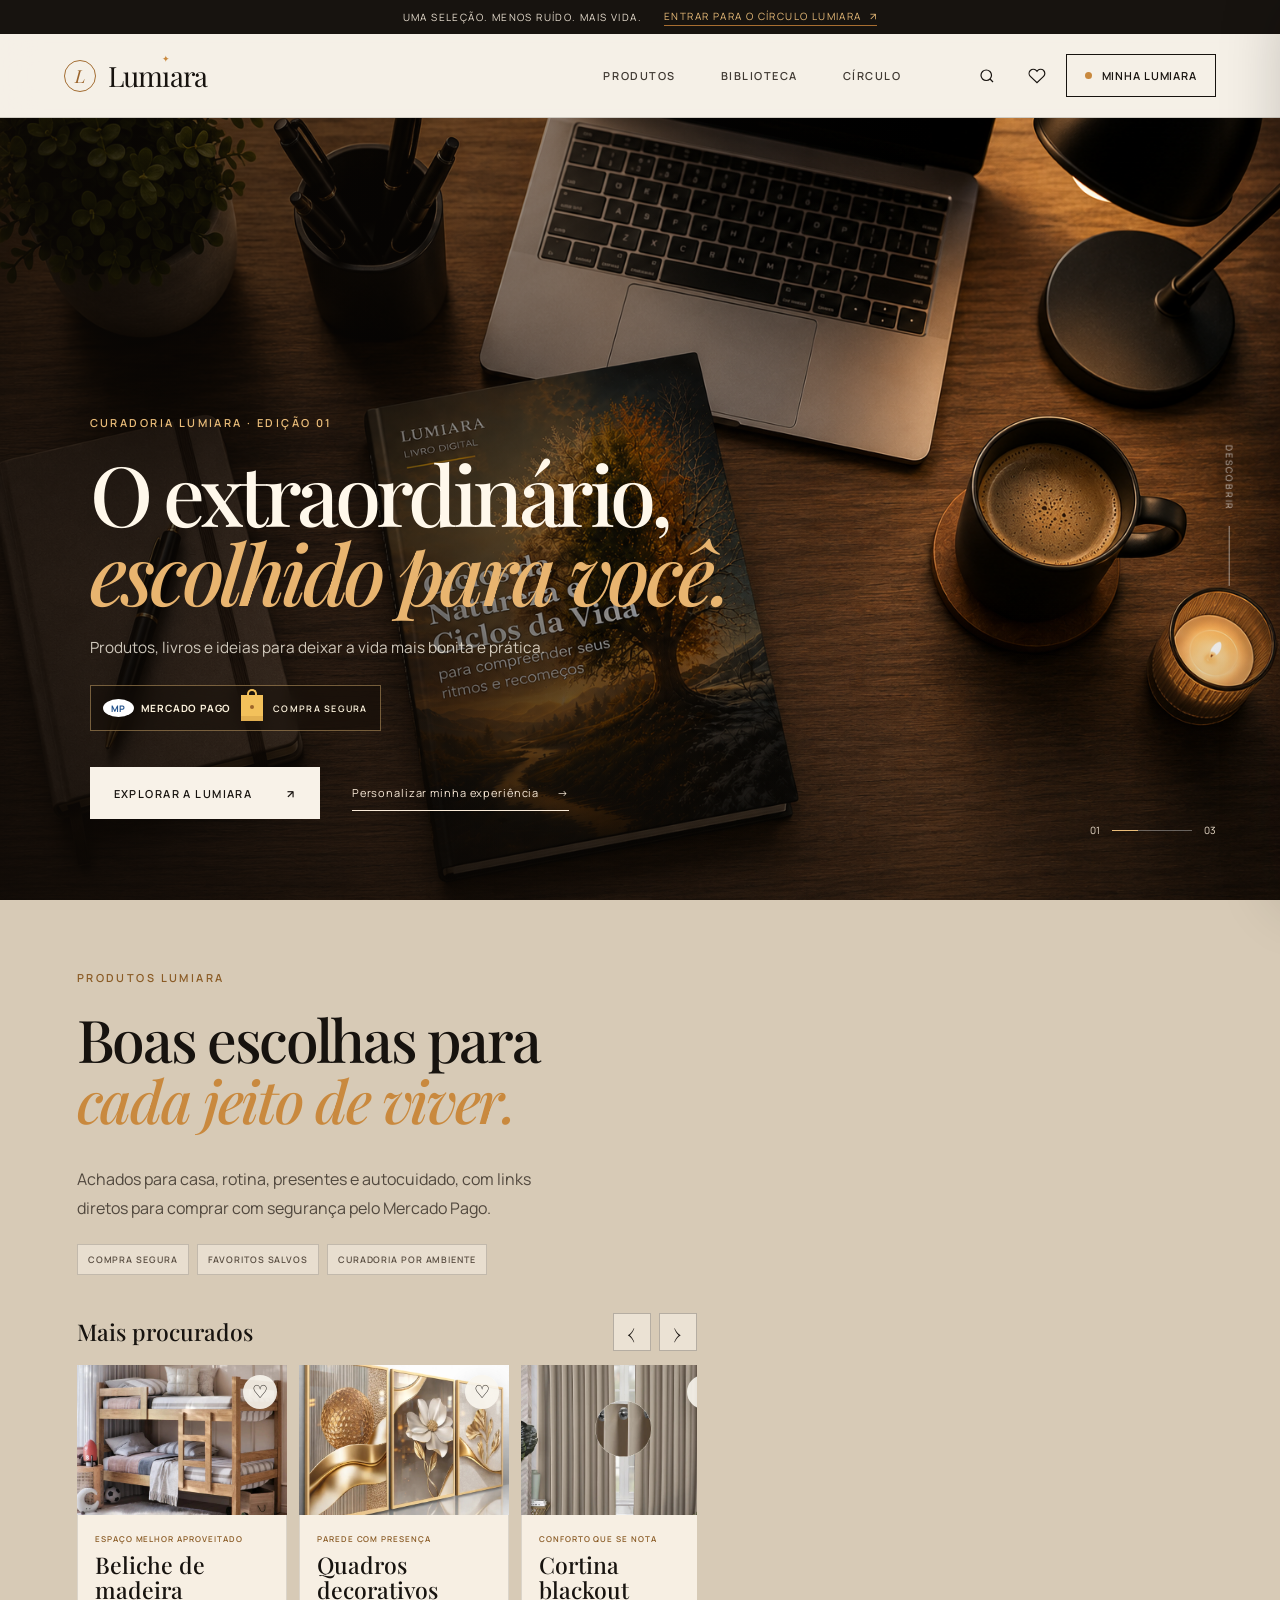
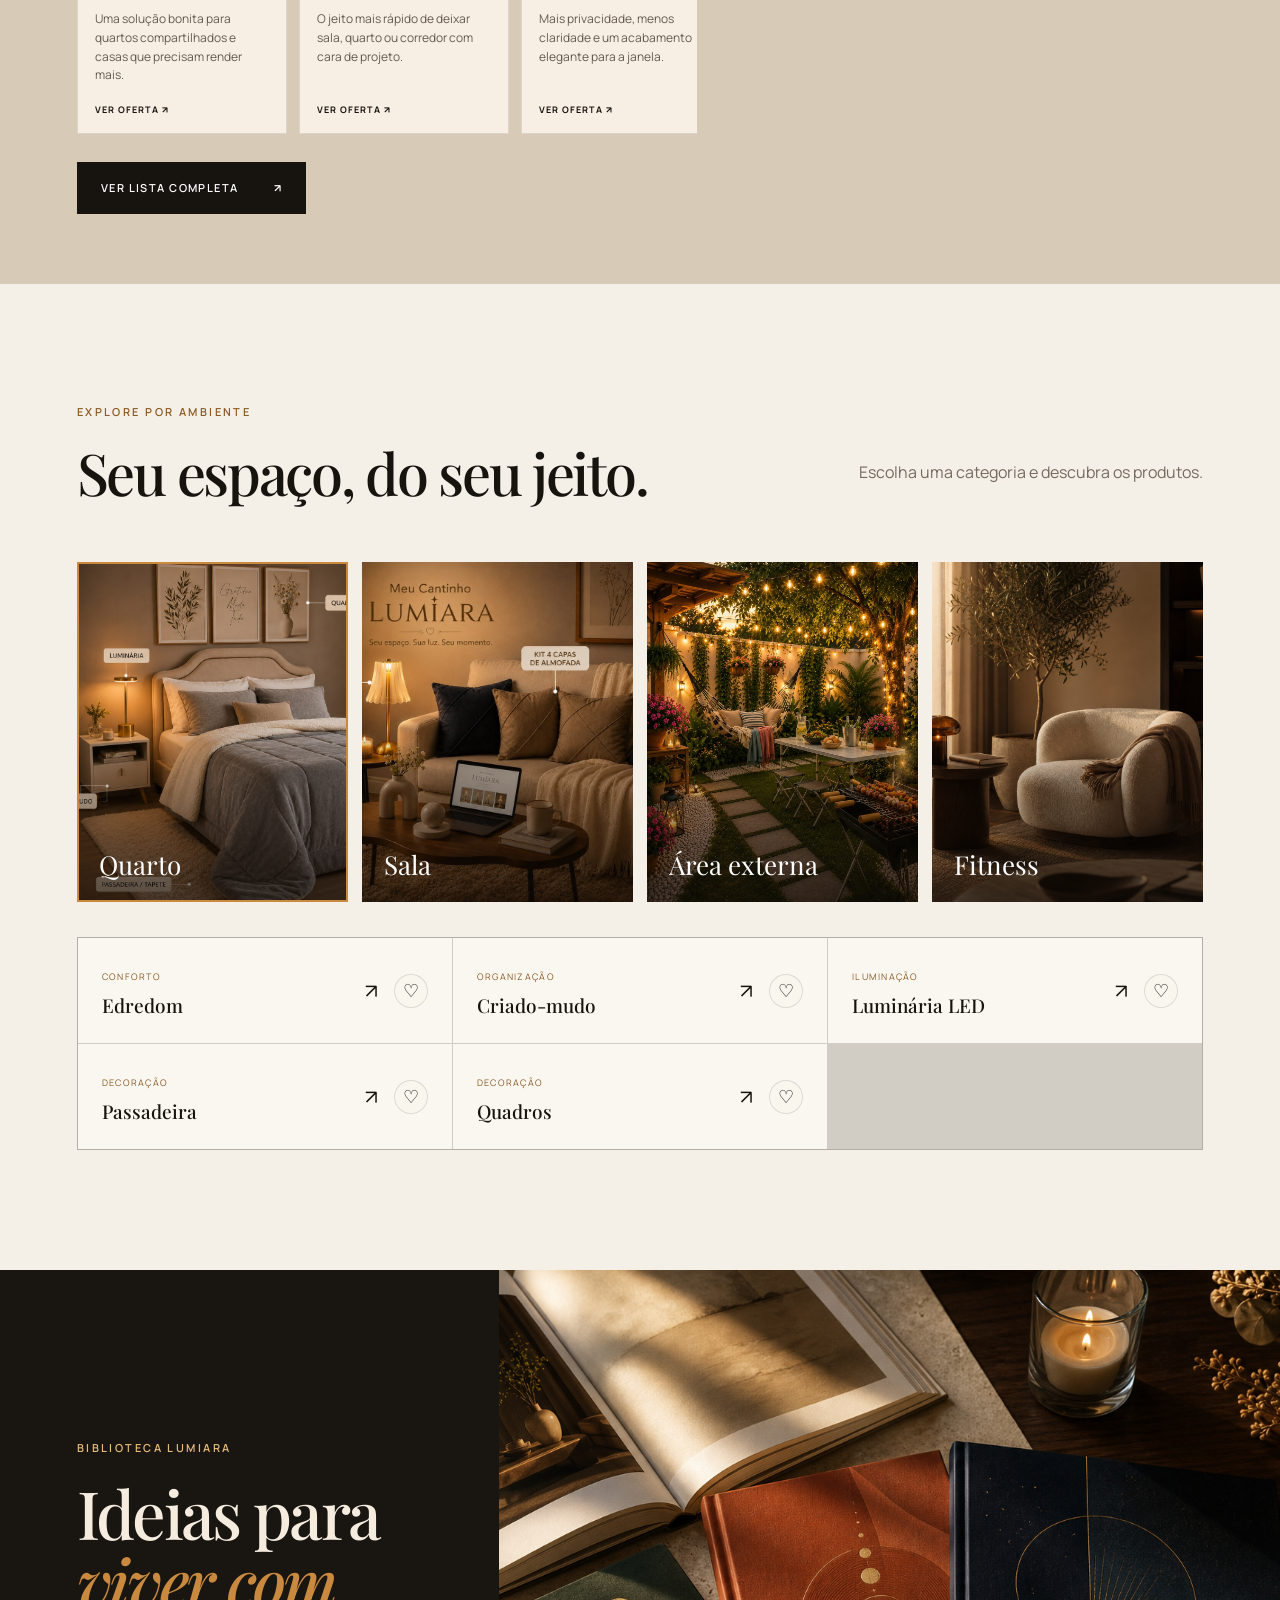
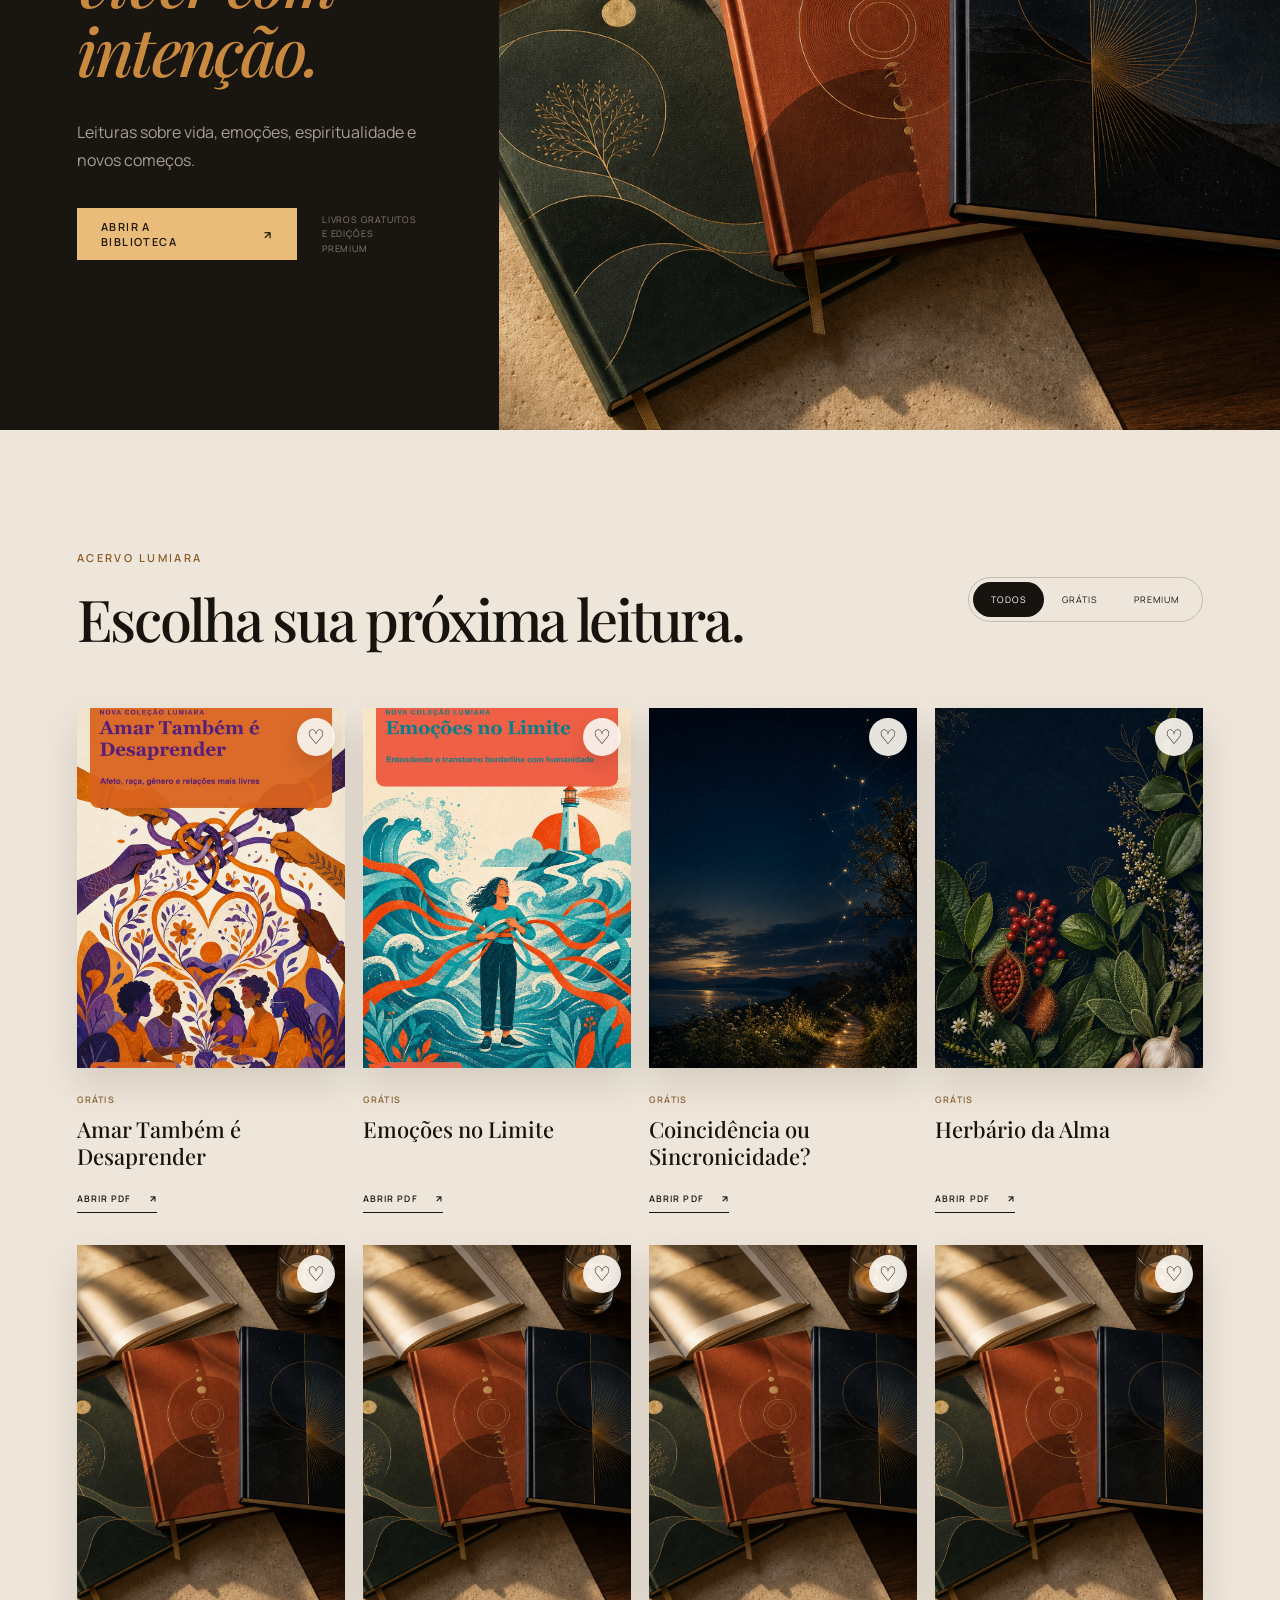
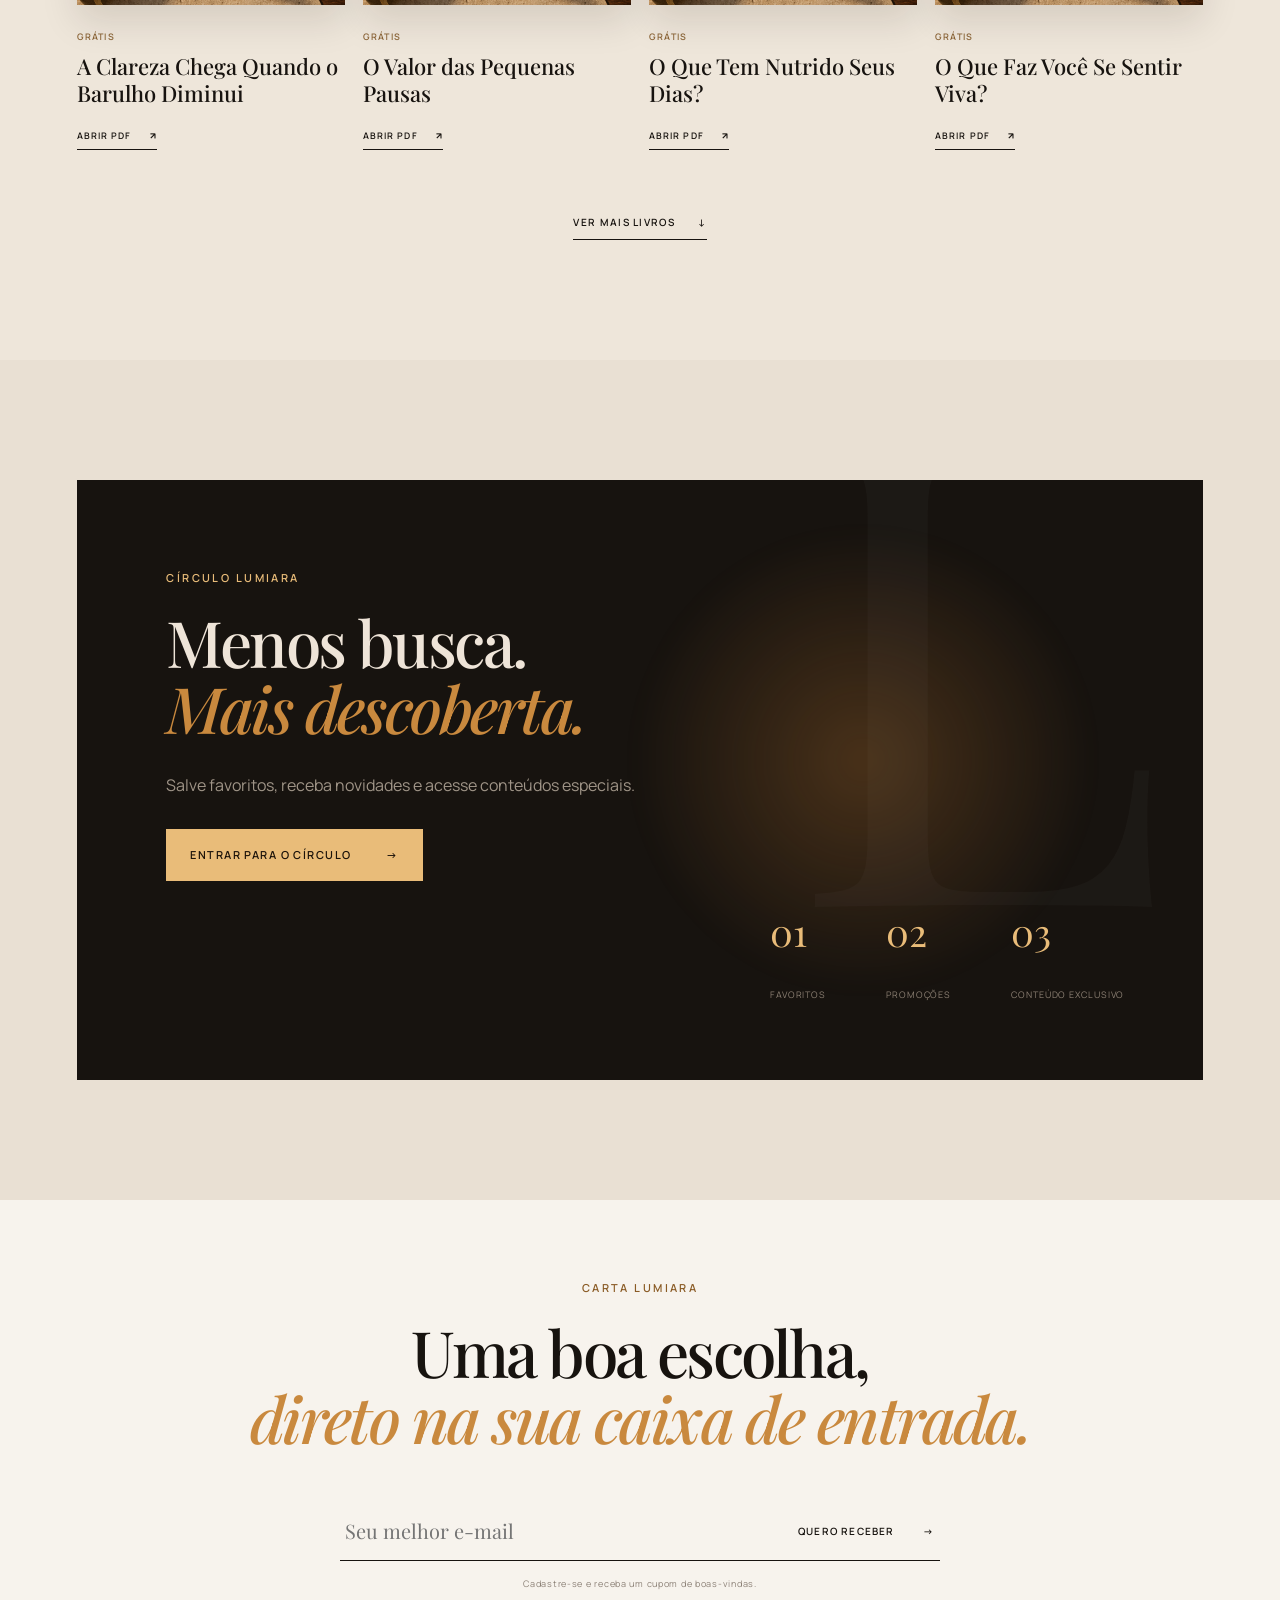
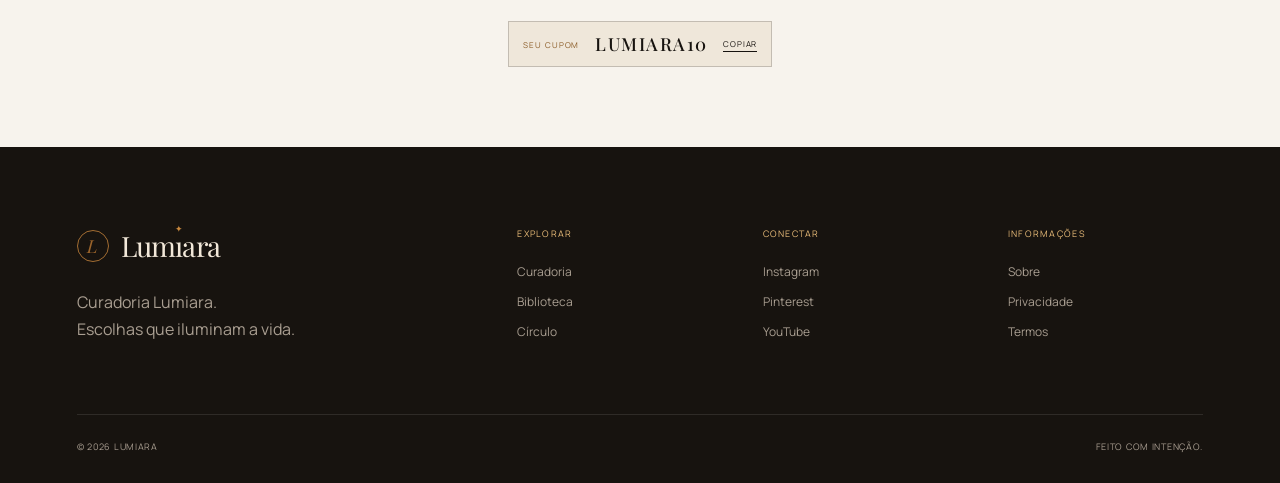
<file: index.html>
<!doctype html>
<html lang="pt-BR">
<head>
  <meta charset="UTF-8">
  <meta name="viewport" content="width=device-width, initial-scale=1.0">
  <meta name="theme-color" content="#17130f">
  <meta name="description" content="Lumiara — curadoria inteligente para uma vida extraordinária.">
  <link rel="manifest" href="manifest.webmanifest">
  <link rel="preconnect" href="https://fonts.googleapis.com">
  <link rel="preconnect" href="https://fonts.gstatic.com" crossorigin>
  <link href="https://fonts.googleapis.com/css2?family=DM+Sans:wght@400;500;600&family=Manrope:wght@400;500;600&family=Playfair+Display:ital,wght@0,500;0,600;1,500&display=swap" rel="stylesheet">
  <link rel="stylesheet" href="styles.css">
  <title>Lumiara — Curadoria Lumiara</title>
</head>
<body>
  <div class="announcement">
    <span>Uma seleção. Menos ruído. Mais vida.</span>
    <button class="announcement-link" data-open-auth>Entrar para o Círculo Lumiara <span>↗</span></button>
  </div>

  <header class="site-header" id="inicio">
    <a class="brand" href="#inicio" aria-label="Lumiara, início">
      <span class="brand-mark">L</span>
      <span class="brand-word">Lum<span class="star-i">ı<span aria-hidden="true">✦</span></span>ara</span>
    </a>

    <nav class="desktop-nav" aria-label="Navegação principal">
      <a href="#curadoria">Produtos</a>
      <a href="#ebooks">Biblioteca</a>
      <a href="#circulo">Círculo</a>
    </nav>

    <div class="header-actions">
      <button class="icon-button search-trigger" aria-label="Buscar">
        <svg viewBox="0 0 24 24" aria-hidden="true"><circle cx="11" cy="11" r="7"></circle><path d="m20 20-4-4"></path></svg>
      </button>
      <button class="icon-button favorites-trigger" aria-label="Favoritos">
        <svg viewBox="0 0 24 24" aria-hidden="true"><path d="M20.8 4.6a5.5 5.5 0 0 0-7.8 0L12 5.7l-1.1-1.1a5.5 5.5 0 0 0-7.8 7.8l1.1 1.1L12 21l7.7-7.5 1.1-1.1a5.5 5.5 0 0 0 0-7.8Z"></path></svg>
        <span class="count-badge" id="favoriteCount">0</span>
      </button>
      <button class="member-button" data-open-auth>
        <span class="member-dot"></span>
        <span class="member-label">Minha Lumiara</span>
      </button>
      <button class="menu-button" aria-label="Abrir menu"><span></span><span></span></button>
    </div>
  </header>

  <div class="mobile-menu" aria-hidden="true">
    <button class="mobile-close" aria-label="Fechar menu">×</button>
    <a href="#curadoria">Curadoria</a>
    <a href="#ebooks">Biblioteca</a>
    <a href="#circulo">Círculo Lumiara</a>
    <button data-open-auth>Entrar ou criar conta</button>
  </div>

  <main>
    <section class="hero">
      <img src="assets/hero-lumiara.png" alt="Mesa sofisticada com livro Lumiara, notebook, café e luz ambiente">
      <div class="hero-shade"></div>
      <div class="hero-content">
        <p class="eyebrow light">Curadoria Lumiara · Edição 01</p>
        <h1>O extraordinário,<br><em>escolhido para você.</em></h1>
        <p class="hero-copy">Produtos, livros e ideias para deixar a vida mais bonita e prática.</p>
        <div class="market-badge" aria-label="Compra segura via Mercado Pago">
          <span class="mp-logo">Mercado Pago</span>
          <span class="paper-bag" aria-hidden="true"><i></i></span>
          <strong>Compra segura</strong>
        </div>
        <div class="hero-actions">
          <a class="button button-light" href="#curadoria">Explorar a Lumiara <span>↗</span></a>
          <button class="text-button light" data-open-auth>Personalizar minha experiência <span>→</span></button>
        </div>
      </div>
      <div class="hero-meta">
        <span>01</span>
        <div class="hero-progress"><i></i></div>
        <span>03</span>
      </div>
      <a class="scroll-cue" href="#curadoria"><span>Descobrir</span><i></i></a>
    </section>

    <section class="editorial-feature" id="curadoria">
      <div class="feature-image">
        <img src="assets/curadoria-produtos.png" alt="Fone, relógio e luminária selecionados pela curadoria Lumiara">
        <span class="image-index">01 / 03</span>
      </div>
      <div class="feature-copy">
        <p class="eyebrow">Produtos Lumiara</p>
        <h2>Boas escolhas para<br><em>cada jeito de viver.</em></h2>
        <p>Achados para casa, rotina, presentes e autocuidado, com links diretos para comprar com segurança pelo Mercado Pago.</p>
        <div class="sales-points" aria-label="Diferenciais da curadoria">
          <span>Compra segura</span>
          <span>Favoritos salvos</span>
          <span>Curadoria por ambiente</span>
        </div>
        <div class="affiliate-showcase">
          <div class="affiliate-showcase-head">
            <strong>Mais procurados</strong>
            <div class="carousel-controls" aria-label="Controlar carrossel de produtos">
              <button type="button" id="affiliatePrev" aria-label="Ver produtos anteriores">‹</button>
              <button type="button" id="affiliateNext" aria-label="Ver próximos produtos">›</button>
            </div>
          </div>
          <div class="affiliate-carousel" id="affiliateCarousel" aria-label="Produtos selecionados"></div>
        </div>
        <a class="button button-dark affiliate-main-link" href="https://www.mercadolivre.com.br/social/jacgarcia82/lists?matt_tool=70324340&forceInApp=true" target="_blank" rel="noopener">Ver lista completa <span>↗</span></a>
      </div>
    </section>

    <section class="top-section section" id="produtos">
      <div class="section-heading">
        <div>
          <p class="eyebrow">Explore por ambiente</p>
          <h2>Seu espaço, do seu jeito.</h2>
        </div>
        <p>Escolha uma categoria e descubra os produtos.</p>
      </div>

      <div class="scene-grid">
        <button class="scene-card active" data-product-filter="quarto">
          <img src="assets/acervo/meu-cantinho/meu-cantinho-quarto-lumiara.jpg" alt="Quarto Lumiara">
          <span>Quarto</span>
        </button>
        <button class="scene-card" data-product-filter="sala">
          <img src="assets/acervo/meu-cantinho/meu-cantinho-sala-lumiara.jpg" alt="Sala Lumiara">
          <span>Sala</span>
        </button>
        <button class="scene-card" data-product-filter="externo">
          <img src="assets/acervo/meu-cantinho/meu-cantinho-camping-lumiara.jpg" alt="Área externa Lumiara">
          <span>Área externa</span>
        </button>
        <button class="scene-card" data-product-filter="fitness">
          <img src="assets/inspiracao-lumiara.png" alt="Bem-estar Lumiara">
          <span>Fitness</span>
        </button>
      </div>
      <div class="real-products" id="realProducts"></div>
    </section>

    <section class="library" id="ebooks">
      <div class="library-copy">
        <p class="eyebrow light">Biblioteca Lumiara</p>
        <h2>Ideias para<br><em>viver com intenção.</em></h2>
        <p>Leituras sobre vida, emoções, espiritualidade e novos começos.</p>
        <div class="library-actions">
          <a class="button button-gold" href="#livros">Abrir a biblioteca <span>↗</span></a>
          <span>Livros gratuitos<br>e edições premium</span>
        </div>
      </div>
      <div class="library-image">
        <img src="assets/colecao-ebooks.png" alt="Coleção editorial de livros Lumiara">
      </div>
    </section>

    <section class="books-section section" id="livros">
      <div class="section-heading compact">
        <div>
          <p class="eyebrow">Acervo Lumiara</p>
          <h2>Escolha sua próxima leitura.</h2>
        </div>
        <div class="filters" role="group" aria-label="Filtrar livros">
          <button class="active" data-filter="todos">Todos</button>
          <button data-filter="gratuito">Grátis</button>
          <button data-filter="premium">Premium</button>
        </div>
      </div>
      <div class="book-catalog" id="bookCatalog"></div>
      <button class="catalog-more" id="showMoreBooks">Ver mais livros <span>↓</span></button>
    </section>

    <section class="membership section" id="circulo">
      <div class="membership-card">
        <div class="membership-glow"></div>
        <p class="eyebrow light">Círculo Lumiara</p>
        <h2>Menos busca.<br><em>Mais descoberta.</em></h2>
        <p>Salve favoritos, receba novidades e acesse conteúdos especiais.</p>
        <button class="button button-gold" data-open-auth>Entrar para o círculo <span>→</span></button>
        <div class="membership-benefits">
          <span>01<br><small>Favoritos</small></span>
          <span>02<br><small>Promoções</small></span>
          <span>03<br><small>Conteúdo exclusivo</small></span>
        </div>
      </div>
    </section>

    <section class="newsletter">
      <p class="eyebrow">Carta Lumiara</p>
      <h2>Uma boa escolha,<br><em>direto na sua caixa de entrada.</em></h2>
      <form id="newsletterForm">
        <label class="sr-only" for="newsletterEmail">Seu melhor e-mail</label>
        <input id="newsletterEmail" type="email" placeholder="Seu melhor e-mail" required>
        <button type="submit">Quero receber <span>→</span></button>
      </form>
      <p class="form-note">Cadastre-se e receba um cupom de boas-vindas.</p>
      <div class="welcome-coupon" id="welcomeCoupon" hidden>
        <span>Seu cupom</span>
        <strong>LUMIARA10</strong>
        <button type="button" id="copyCoupon">Copiar</button>
      </div>
    </section>
  </main>

  <footer>
    <div class="footer-top">
      <div>
        <a class="brand footer-brand" href="#inicio"><span class="brand-mark">L</span><span class="brand-word">Lum<span class="star-i">ı<span aria-hidden="true">✦</span></span>ara</span></a>
        <p>Curadoria Lumiara.<br>Escolhas que iluminam a vida.</p>
      </div>
      <div class="footer-links"><span>Explorar</span><a href="#curadoria">Curadoria</a><a href="#ebooks">Biblioteca</a><a href="#circulo">Círculo</a></div>
      <div class="footer-links"><span>Conectar</span><a href="#">Instagram</a><a href="#">Pinterest</a><a href="#">YouTube</a></div>
      <div class="footer-links"><span>Informações</span><a href="#">Sobre</a><a href="#">Privacidade</a><a href="#">Termos</a></div>
    </div>
    <div class="footer-bottom"><span>© 2026 Lumiara</span><span>Feito com intenção.</span></div>
  </footer>

  <div class="modal-backdrop" id="authModal" aria-hidden="true">
    <section class="auth-modal" role="dialog" aria-modal="true" aria-labelledby="authTitle">
      <button class="modal-close" aria-label="Fechar">×</button>
      <div class="auth-visual">
        <p class="eyebrow light">Minha Lumiara</p>
        <blockquote>“Luxo é ter clareza sobre o que merece o seu tempo.”</blockquote>
        <span>Curadoria personalizada para você.</span>
      </div>
      <div class="auth-content">
        <div class="auth-tabs">
          <button class="active" data-auth-tab="login">Entrar</button>
          <button data-auth-tab="register">Criar conta</button>
        </div>
        <h2 id="authTitle">Bem-vinda de volta.</h2>
        <p id="authSubtitle">Continue de onde parou e veja suas escolhas salvas.</p>
        <form id="authForm">
          <div class="name-field hidden">
            <label for="authName">Como podemos chamar você?</label>
            <input id="authName" type="text" placeholder="Seu nome">
          </div>
          <label for="authEmail">E-mail</label>
          <input id="authEmail" type="email" placeholder="voce@email.com" required>
          <label for="authPassword">Senha</label>
          <div class="password-wrap">
            <input id="authPassword" type="password" placeholder="Mínimo de 6 caracteres" minlength="6" required>
            <button type="button" class="show-password">Mostrar</button>
          </div>
          <div class="auth-options"><label><input type="checkbox"> Lembrar de mim</label><button type="button">Esqueci minha senha</button></div>
          <button class="button button-dark auth-submit" type="submit">Entrar <span>→</span></button>
        </form>
        <p class="auth-privacy">Ao continuar, você concorda com nossos Termos e Política de Privacidade.</p>
      </div>
    </section>
  </div>

  <aside class="profile-drawer" aria-hidden="true">
    <button class="drawer-close" aria-label="Fechar">×</button>
    <p class="eyebrow">Minha Lumiara</p>
    <h2>Olá, <span id="profileName">Luna</span>.</h2>
    <p>Sua próxima boa escolha está mais perto.</p>
    <div class="profile-detail" id="profileDetail" hidden></div>
    <div class="profile-menu">
      <button data-profile-action="favorites"><span>♡</span><div><strong>Favoritos</strong><small><b id="drawerFavoriteCount">0</b> escolhas salvas</small></div><i>→</i></button>
      <button data-profile-action="library"><span>◫</span><div><strong>Minha biblioteca</strong><small>Leituras e downloads</small></div><i>→</i></button>
      <button data-profile-action="preferences"><span>✦</span><div><strong>Preferências</strong><small>Personalize sua curadoria</small></div><i>→</i></button>
      <button data-profile-action="alerts"><span>⌁</span><div><strong>Alertas Lumiara</strong><small>Promoções do seu interesse</small></div><i>→</i></button>
    </div>
    <button class="sign-out">Sair da conta</button>
  </aside>

  <div class="product-modal-backdrop" aria-hidden="true">
    <section class="product-modal" role="dialog" aria-modal="true">
      <button class="product-modal-close" aria-label="Fechar">×</button>
      <div class="product-modal-art"></div>
      <div>
        <p class="eyebrow">Escolha Lumiara</p>
        <h2 id="productModalName"></h2>
        <p>Design preciso, presença discreta e qualidade para permanecer. Esta escolha foi avaliada por utilidade, acabamento e impacto real na rotina.</p>
        <strong id="productModalPrice"></strong>
        <button class="button button-dark">Ver oferta selecionada <span>↗</span></button>
      </div>
    </section>
  </div>

  <div class="search-panel" aria-hidden="true">
    <button class="search-close" aria-label="Fechar busca">×</button>
    <p class="eyebrow">Busca Lumiara</p>
    <label class="sr-only" for="searchInput">Buscar</label>
    <input id="searchInput" type="search" placeholder="O que pode melhorar o seu dia?">
    <div class="search-suggestions"><span>Experimente</span><button>Foco</button><button>Casa</button><button>Leitura</button><button>Bem-estar</button></div>
    <div id="searchResults"></div>
  </div>

  <div class="toast" role="status" aria-live="polite"></div>
  <script src="app.js"></script>
</body>
</html>
</file>
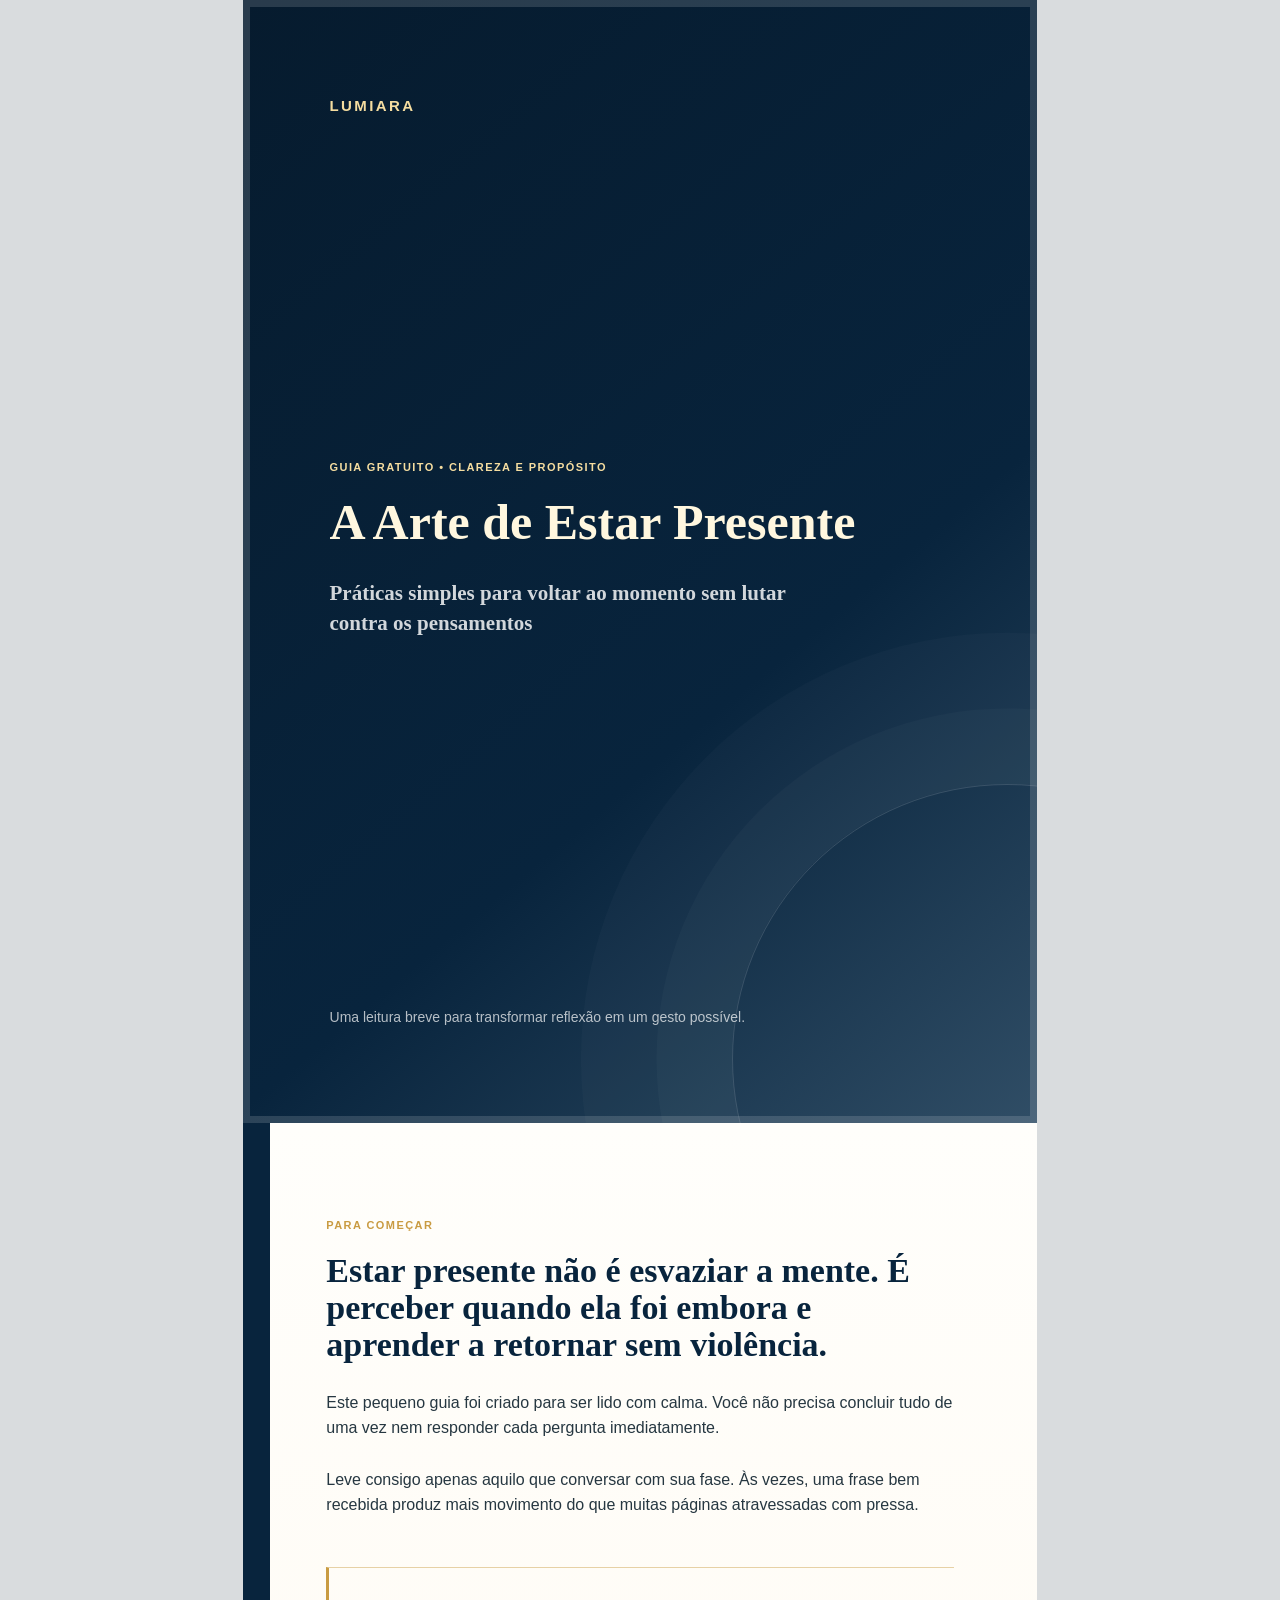
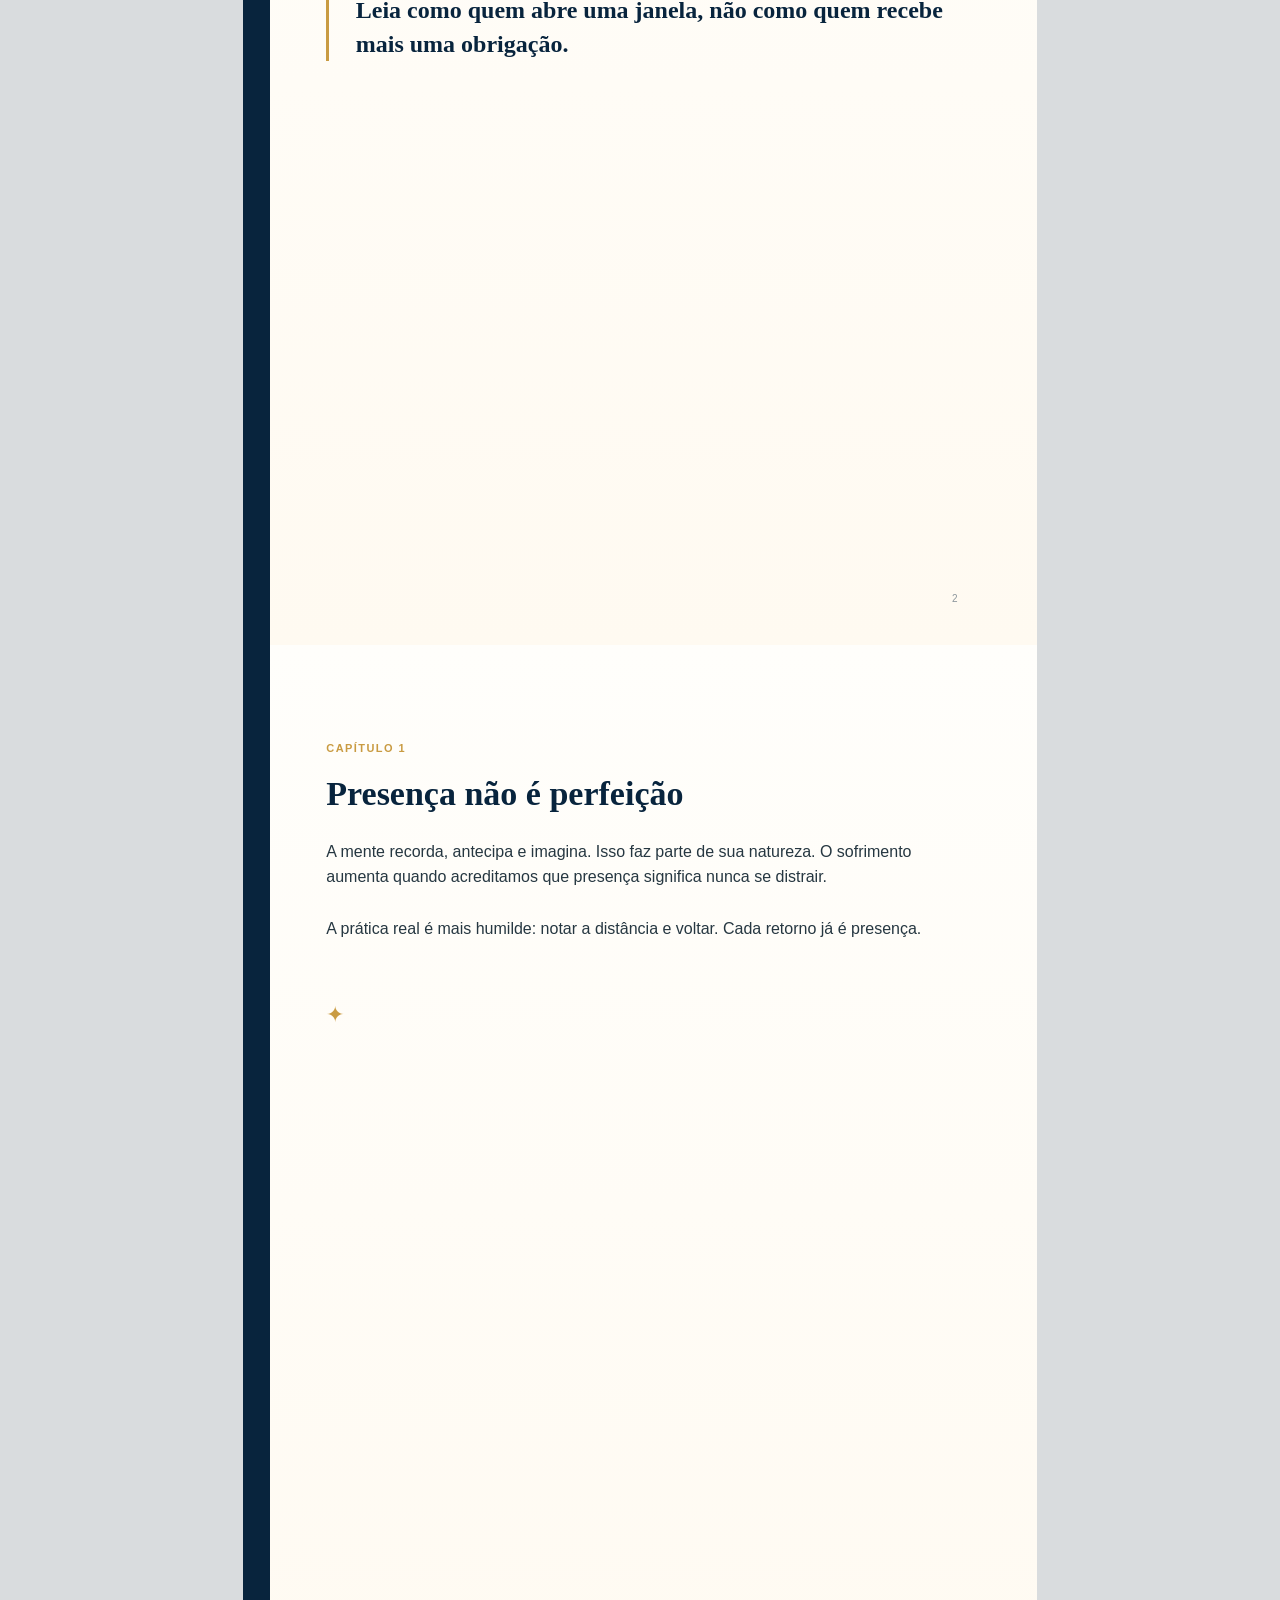
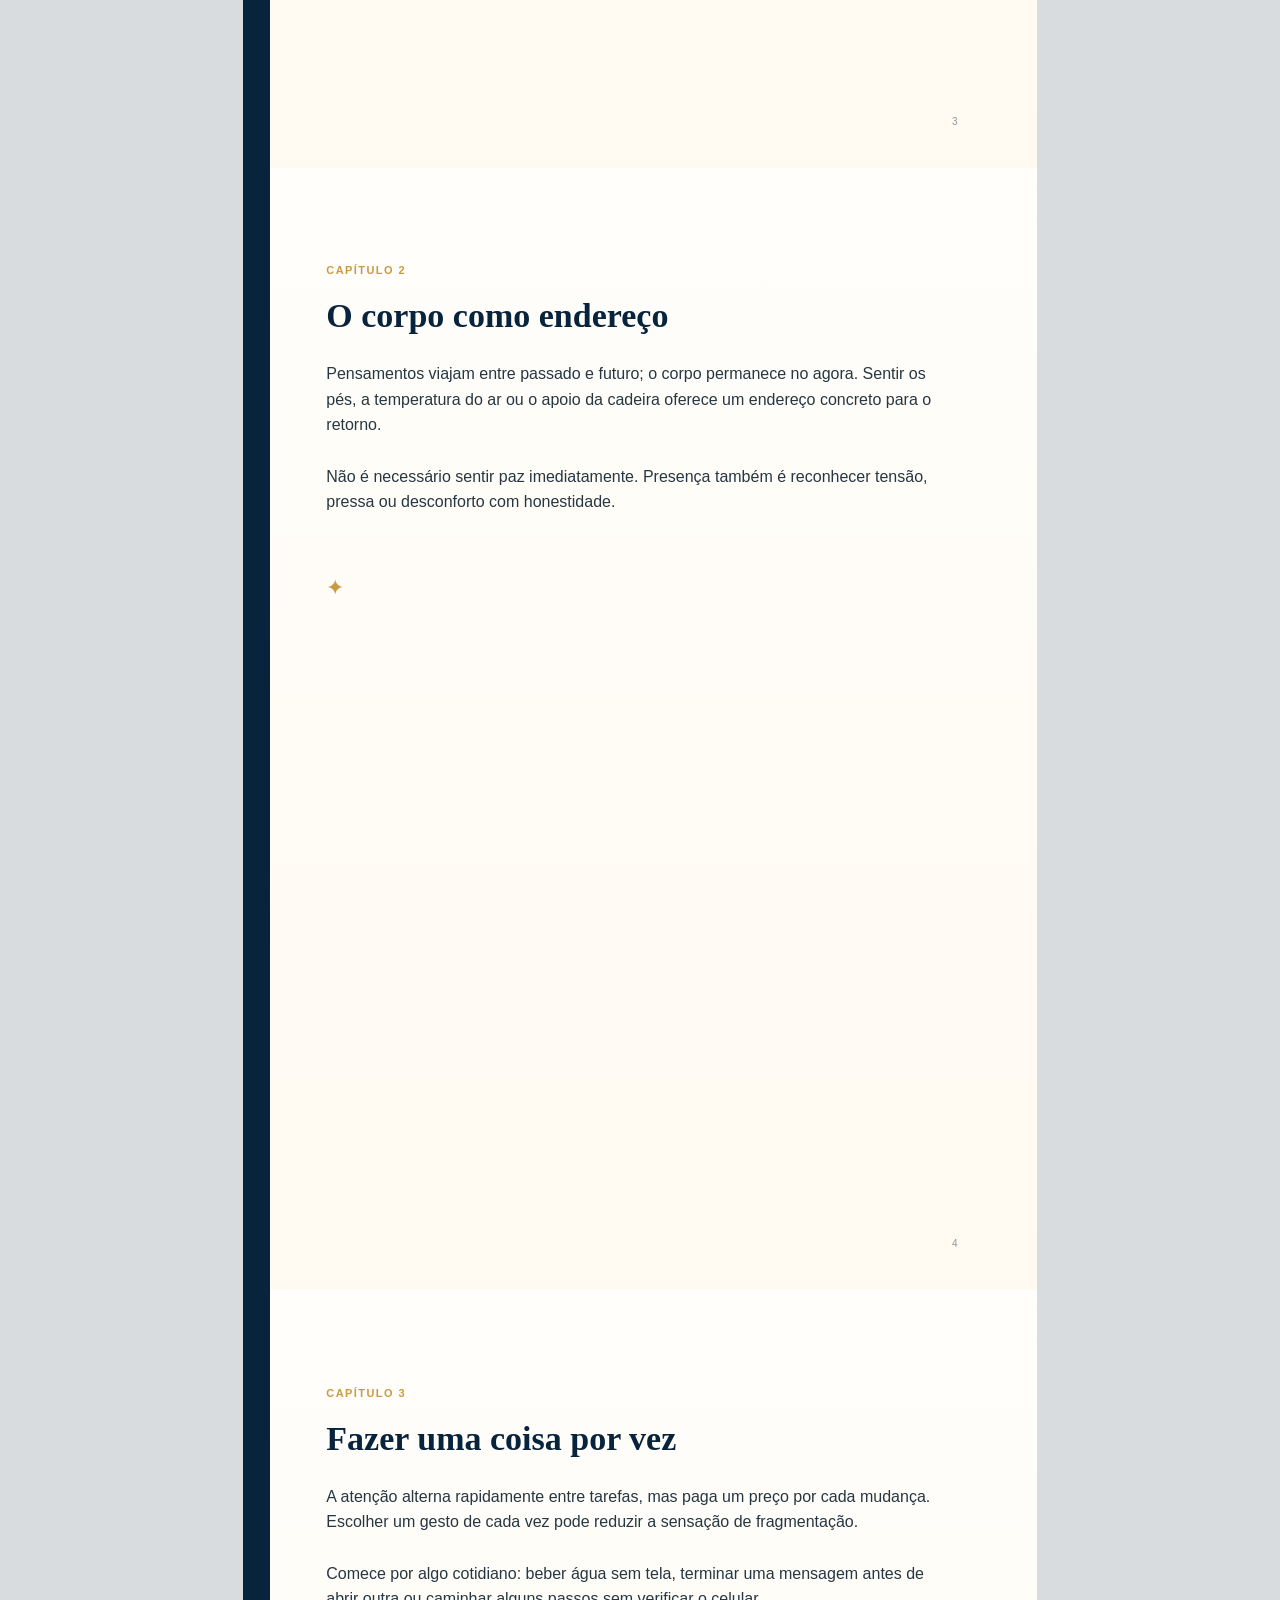
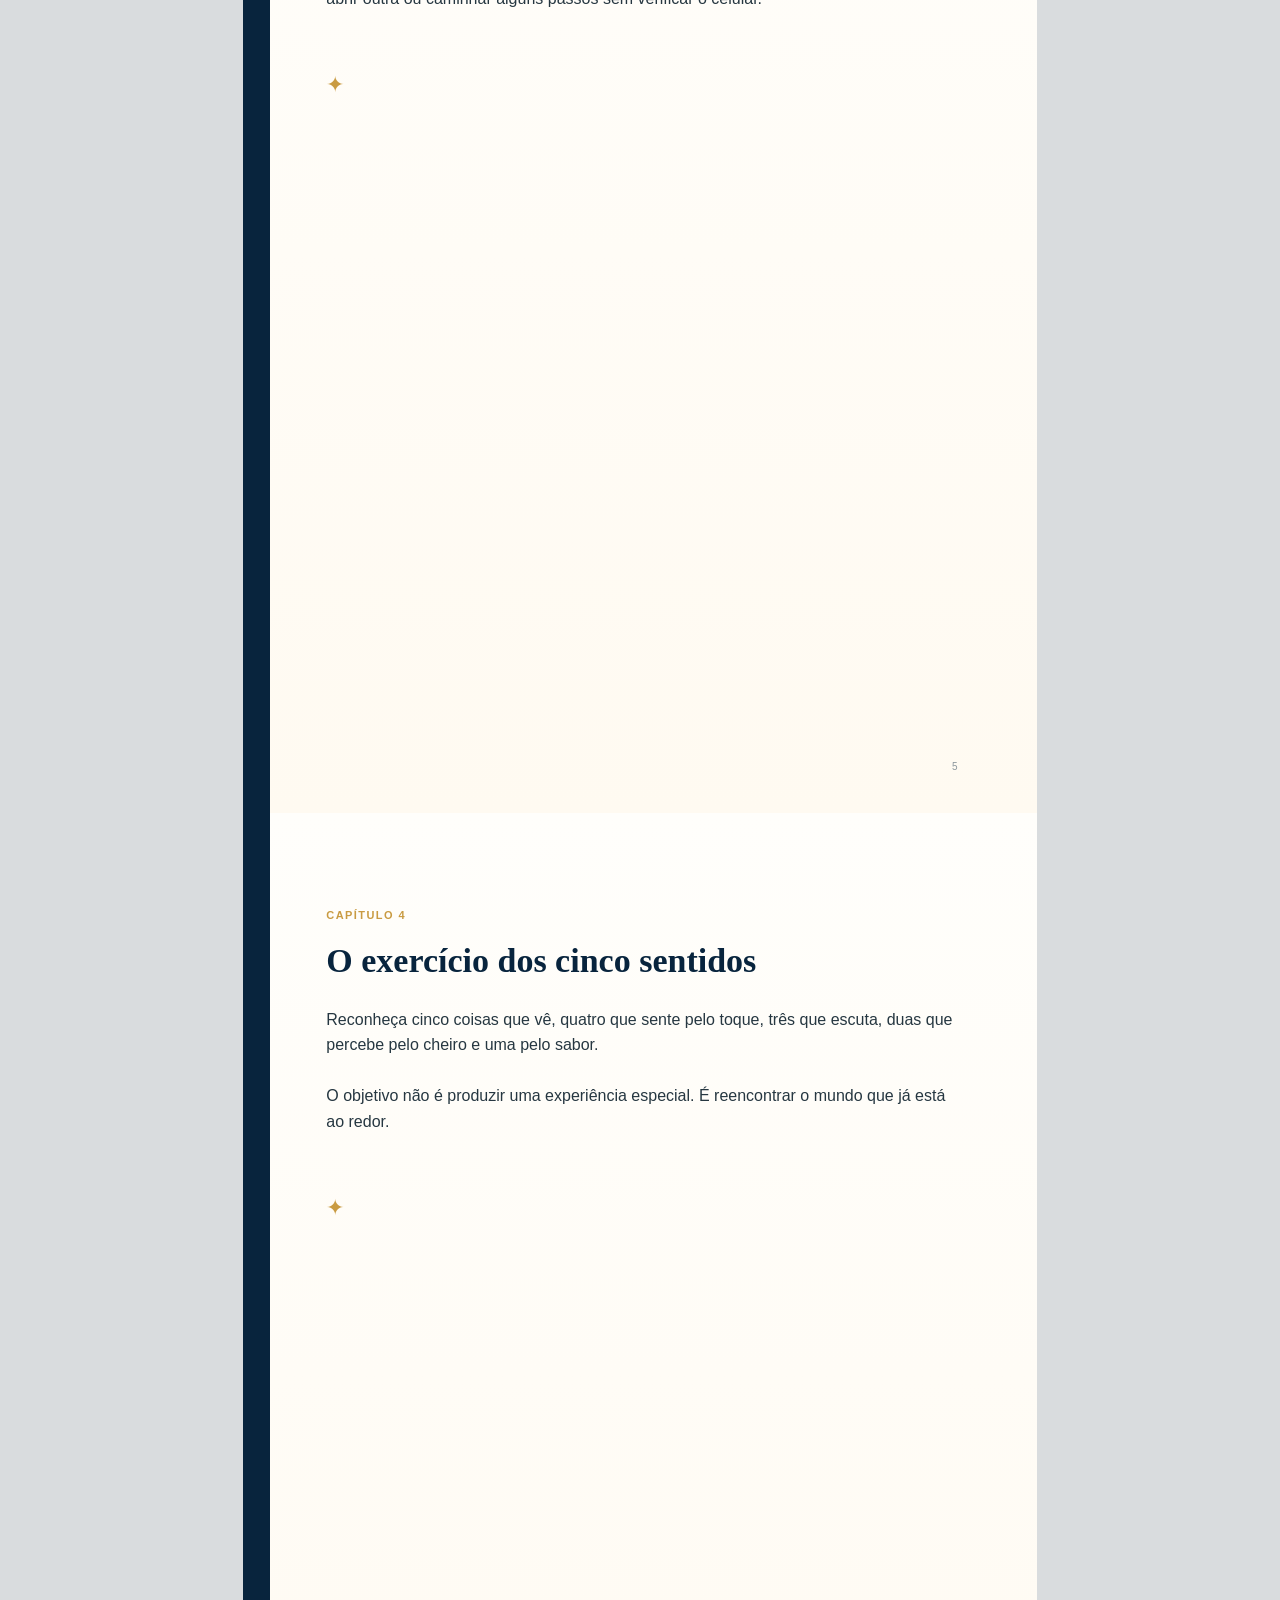
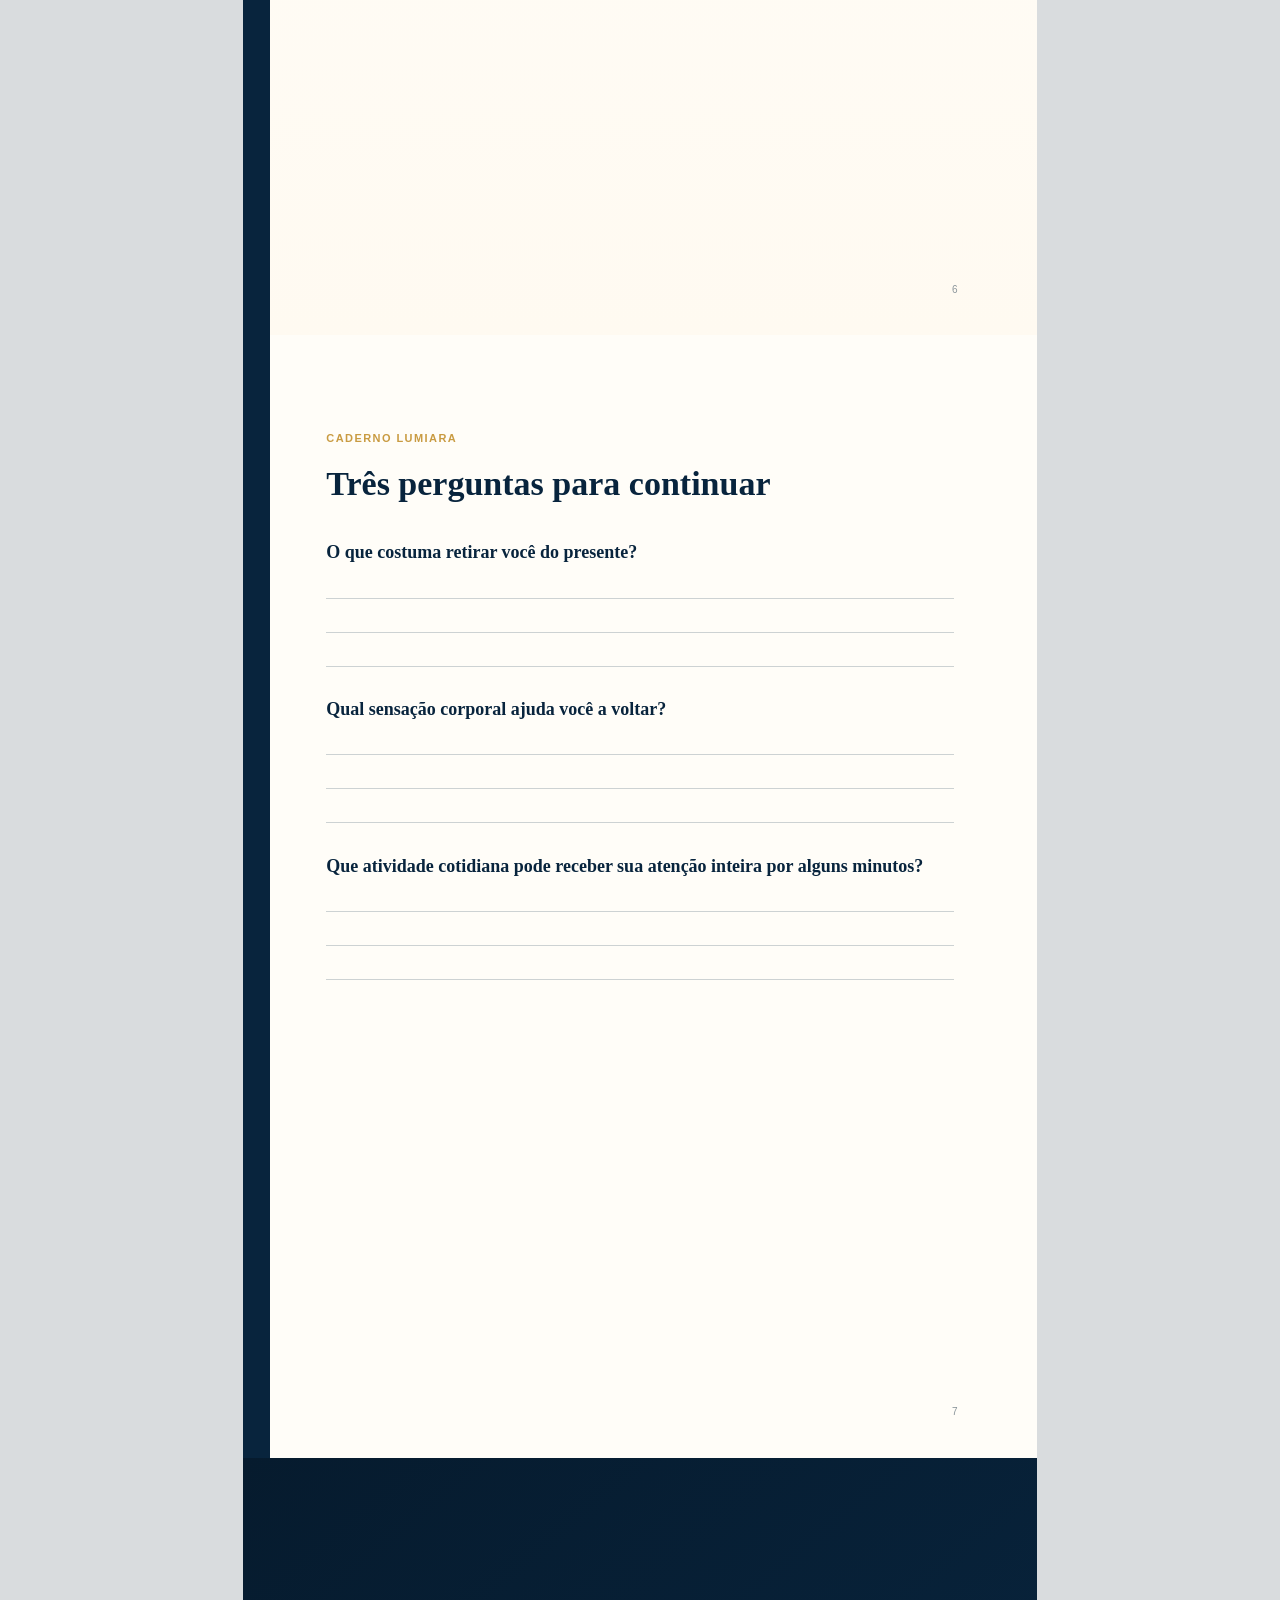
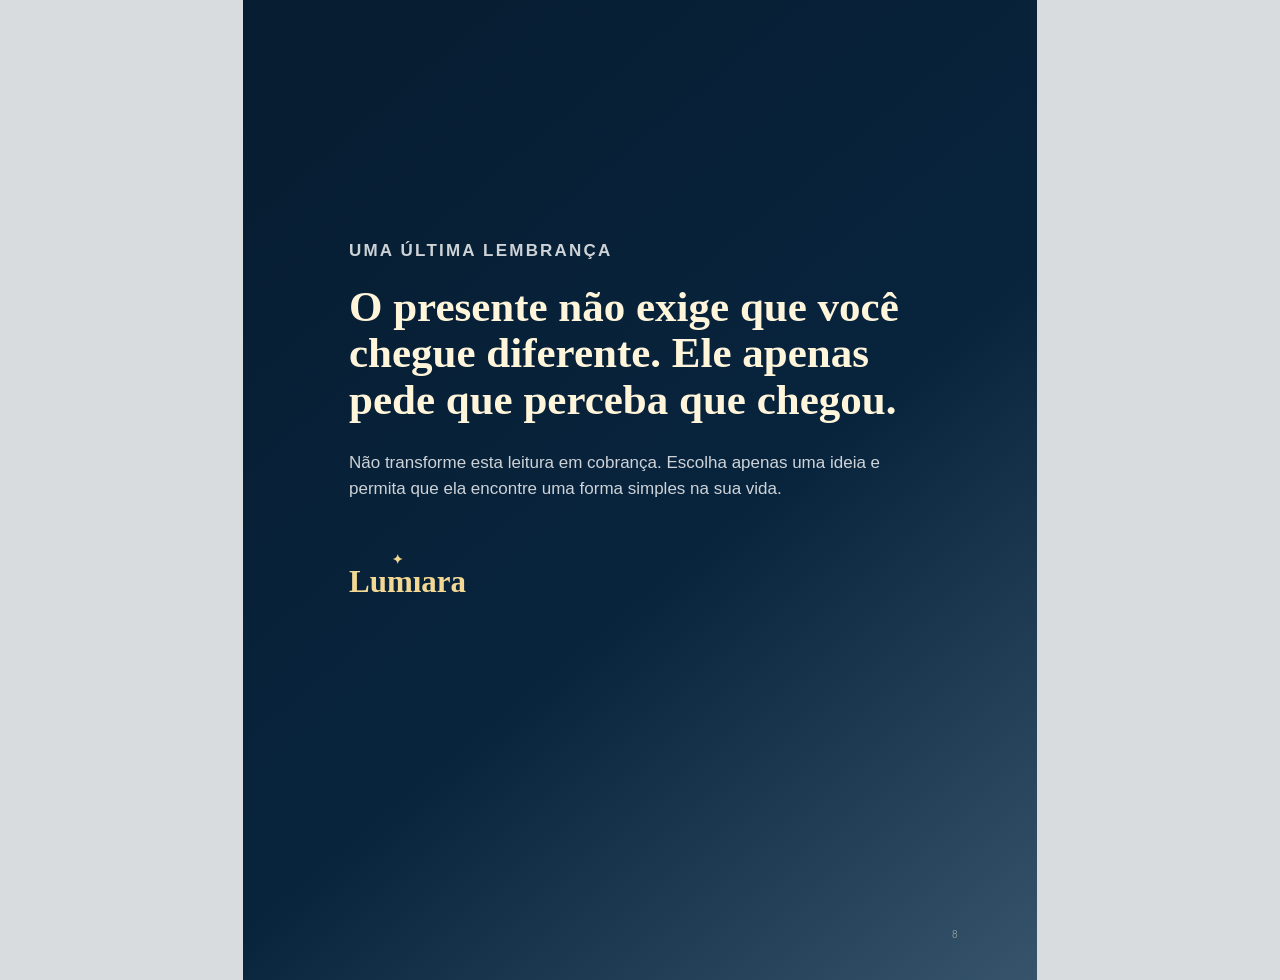
<file: pdfs/a-arte-de-estar-presente-lumiara.html>
<!doctype html>
<html lang="pt-BR">
<head>
  <meta charset="utf-8">
  <meta name="viewport" content="width=device-width, initial-scale=1">
  <title>A Arte de Estar Presente | Lumiara</title>
  <style>
    @page { size:A4; margin:0; }
    :root { --navy:#08243d; --gold:#c99b42; --paper:#fffdf8; --ink:#263741; --muted:#61717a; }
    * { box-sizing:border-box; }
    body { margin:0; background:#d9dcde; color:var(--ink); font-family:"Segoe UI",Arial,sans-serif; line-height:1.58; }
    .page { position:relative; width:210mm; height:297mm; margin:0 auto; overflow:hidden; page-break-after:always; background:var(--paper); }
    .page:last-child { page-break-after:auto; }
    .page-inner { position:relative; height:100%; padding:25mm 22mm 20mm; }
    .cover { color:#fff; background:linear-gradient(140deg,#061b2e 0%,#08243d 62%,var(--accent) 160%); }
    .cover::before { content:""; position:absolute; width:145mm; height:145mm; right:-65mm; bottom:-56mm; border:1px solid rgba(255,255,255,.14); border-radius:50%; box-shadow:0 0 0 20mm rgba(255,255,255,.025),0 0 0 40mm rgba(255,255,255,.02); }
    .cover-frame { position:relative; z-index:1; display:flex; height:100%; flex-direction:column; justify-content:space-between; padding:23mm 21mm; border:2mm solid rgba(255,255,255,.14); }
    .brand { color:#f5dda0; font-size:15px; font-weight:900; letter-spacing:.16em; text-transform:uppercase; }
    .kicker,.eyebrow { margin:0 0 5mm; color:var(--gold); font-size:11px; font-weight:900; letter-spacing:.13em; text-transform:uppercase; }
    .cover .kicker { color:#f5dda0; }
    h1,h2 { margin:0; font-family:Georgia,"Times New Roman",serif; line-height:1.08; }
    h1 { max-width:154mm; color:#fff7df; font-size:50px; }
    h2 { max-width:155mm; color:var(--navy); font-size:34px; }
    .subtitle { max-width:135mm; margin:8mm 0 0; color:rgba(255,255,255,.82); font:700 21px/1.42 Georgia,serif; }
    .cover-note { max-width:125mm; color:rgba(255,255,255,.7); font-size:14px; }
    .text-page { background:linear-gradient(180deg,#fffefb,#fffaf1); }
    .text-page::before,.exercise-page::before { content:""; position:absolute; inset:0 auto 0 0; width:7mm; background:var(--navy); }
    p { margin:7mm 0 0; font-size:16px; }
    blockquote { margin:13mm 0 0; padding:7mm 0 0 7mm; border-top:1px solid rgba(201,155,66,.45); border-left:3px solid var(--gold); color:var(--navy); font:700 24px/1.4 Georgia,serif; }
    .pause-mark { margin-top:15mm; color:var(--gold); font-size:22px; }
    .page-number { position:absolute; right:21mm; bottom:10mm; color:#8c969c; font-size:10px; }
    .questions { margin-top:10mm; }
    .questions div { margin-bottom:8mm; }
    .questions strong { display:block; color:var(--navy); font:700 18px/1.35 Georgia,serif; }
    .questions span { display:block; height:9mm; border-bottom:1px solid rgba(8,36,61,.2); }
    .closing-page { color:#fff; background:linear-gradient(140deg,#061b2e,#08243d 60%,var(--accent) 150%); }
    .closing-page .page-inner { display:flex; flex-direction:column; justify-content:center; padding:28mm; }
    .closing-page h2 { color:#fff5da; font-size:43px; }
    .closing-page p { max-width:145mm; color:rgba(255,255,255,.8); font-size:17px; }
    .signature { position:relative; align-self:flex-start; margin-top:16mm!important; color:#f3d894!important; font:700 31px Georgia,serif!important; }
    .signature span { position:absolute; left:43px; top:-12px; color:#f3d894; font-size:13px; }
    @media print { body { background:none; } .page { margin:0; } }
  </style>
</head>
<body><section class="page cover" style="--accent:#6f8fa6">
    <div class="cover-frame">
      <div class="brand">Lumiara</div>
      <div>
        <p class="kicker">Guia gratuito • Clareza e Propósito</p>
        <h1>A Arte de Estar Presente</h1>
        <p class="subtitle">Práticas simples para voltar ao momento sem lutar contra os pensamentos</p>
      </div>
      <p class="cover-note">Uma leitura breve para transformar reflexão em um gesto possível.</p>
    </div>
  </section>
<section class="page text-page"><div class="page-inner">
    <p class="eyebrow">Para começar</p>
    <h2>Estar presente não é esvaziar a mente. É perceber quando ela foi embora e aprender a retornar sem violência.</h2>
    <p>Este pequeno guia foi criado para ser lido com calma. Você não precisa concluir tudo de uma vez nem responder cada pergunta imediatamente.</p>
    <p>Leve consigo apenas aquilo que conversar com sua fase. Às vezes, uma frase bem recebida produz mais movimento do que muitas páginas atravessadas com pressa.</p>
    <blockquote>Leia como quem abre uma janela, não como quem recebe mais uma obrigação.</blockquote>
    <span class="page-number">2</span>
  </div></section>
<section class="page text-page"><div class="page-inner">
      <p class="eyebrow">Capítulo 1</p>
      <h2>Presença não é perfeição</h2>
      <p>A mente recorda, antecipa e imagina. Isso faz parte de sua natureza. O sofrimento aumenta quando acreditamos que presença significa nunca se distrair.</p><p>A prática real é mais humilde: notar a distância e voltar. Cada retorno já é presença.</p>
      <div class="pause-mark">✦</div>
      <span class="page-number">3</span>
    </div></section>
<section class="page text-page"><div class="page-inner">
      <p class="eyebrow">Capítulo 2</p>
      <h2>O corpo como endereço</h2>
      <p>Pensamentos viajam entre passado e futuro; o corpo permanece no agora. Sentir os pés, a temperatura do ar ou o apoio da cadeira oferece um endereço concreto para o retorno.</p><p>Não é necessário sentir paz imediatamente. Presença também é reconhecer tensão, pressa ou desconforto com honestidade.</p>
      <div class="pause-mark">✦</div>
      <span class="page-number">4</span>
    </div></section>
<section class="page text-page"><div class="page-inner">
      <p class="eyebrow">Capítulo 3</p>
      <h2>Fazer uma coisa por vez</h2>
      <p>A atenção alterna rapidamente entre tarefas, mas paga um preço por cada mudança. Escolher um gesto de cada vez pode reduzir a sensação de fragmentação.</p><p>Comece por algo cotidiano: beber água sem tela, terminar uma mensagem antes de abrir outra ou caminhar alguns passos sem verificar o celular.</p>
      <div class="pause-mark">✦</div>
      <span class="page-number">5</span>
    </div></section>
<section class="page text-page"><div class="page-inner">
      <p class="eyebrow">Capítulo 4</p>
      <h2>O exercício dos cinco sentidos</h2>
      <p>Reconheça cinco coisas que vê, quatro que sente pelo toque, três que escuta, duas que percebe pelo cheiro e uma pelo sabor.</p><p>O objetivo não é produzir uma experiência especial. É reencontrar o mundo que já está ao redor.</p>
      <div class="pause-mark">✦</div>
      <span class="page-number">6</span>
    </div></section>
<section class="page exercise-page"><div class="page-inner">
    <p class="eyebrow">Caderno Lumiara</p>
    <h2>Três perguntas para continuar</h2>
    <div class="questions"><div><strong>O que costuma retirar você do presente?</strong><span></span><span></span><span></span></div><div><strong>Qual sensação corporal ajuda você a voltar?</strong><span></span><span></span><span></span></div><div><strong>Que atividade cotidiana pode receber sua atenção inteira por alguns minutos?</strong><span></span><span></span><span></span></div></div>
    <span class="page-number">7</span>
  </div></section>
<section class="page closing-page" style="--accent:#6f8fa6"><div class="page-inner">
    <p class="eyebrow">Uma última lembrança</p>
    <h2>O presente não exige que você chegue diferente. Ele apenas pede que perceba que chegou.</h2>
    <p>Não transforme esta leitura em cobrança. Escolha apenas uma ideia e permita que ela encontre uma forma simples na sua vida.</p>
    <p class="signature">Lumıara<span>✦</span></p>
    <span class="page-number">8</span>
  </div></section></body>
</html>
</file>
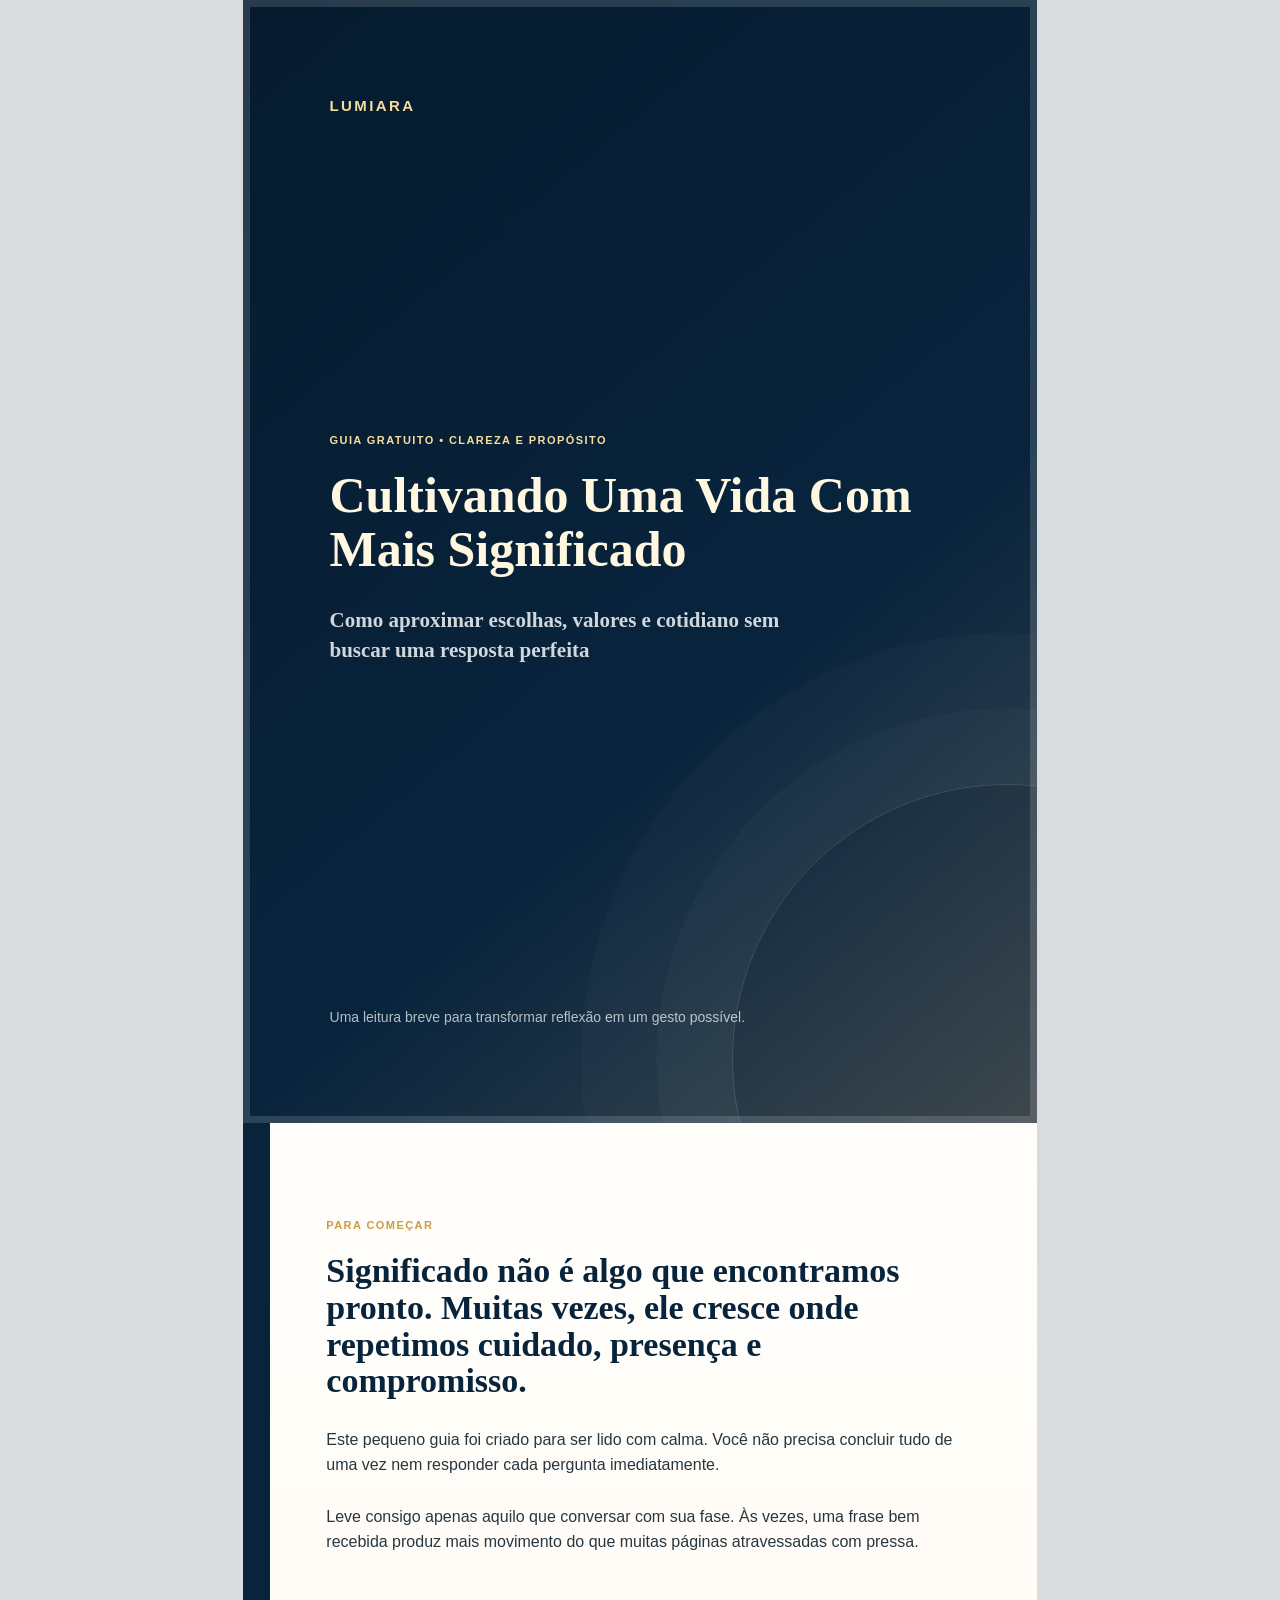
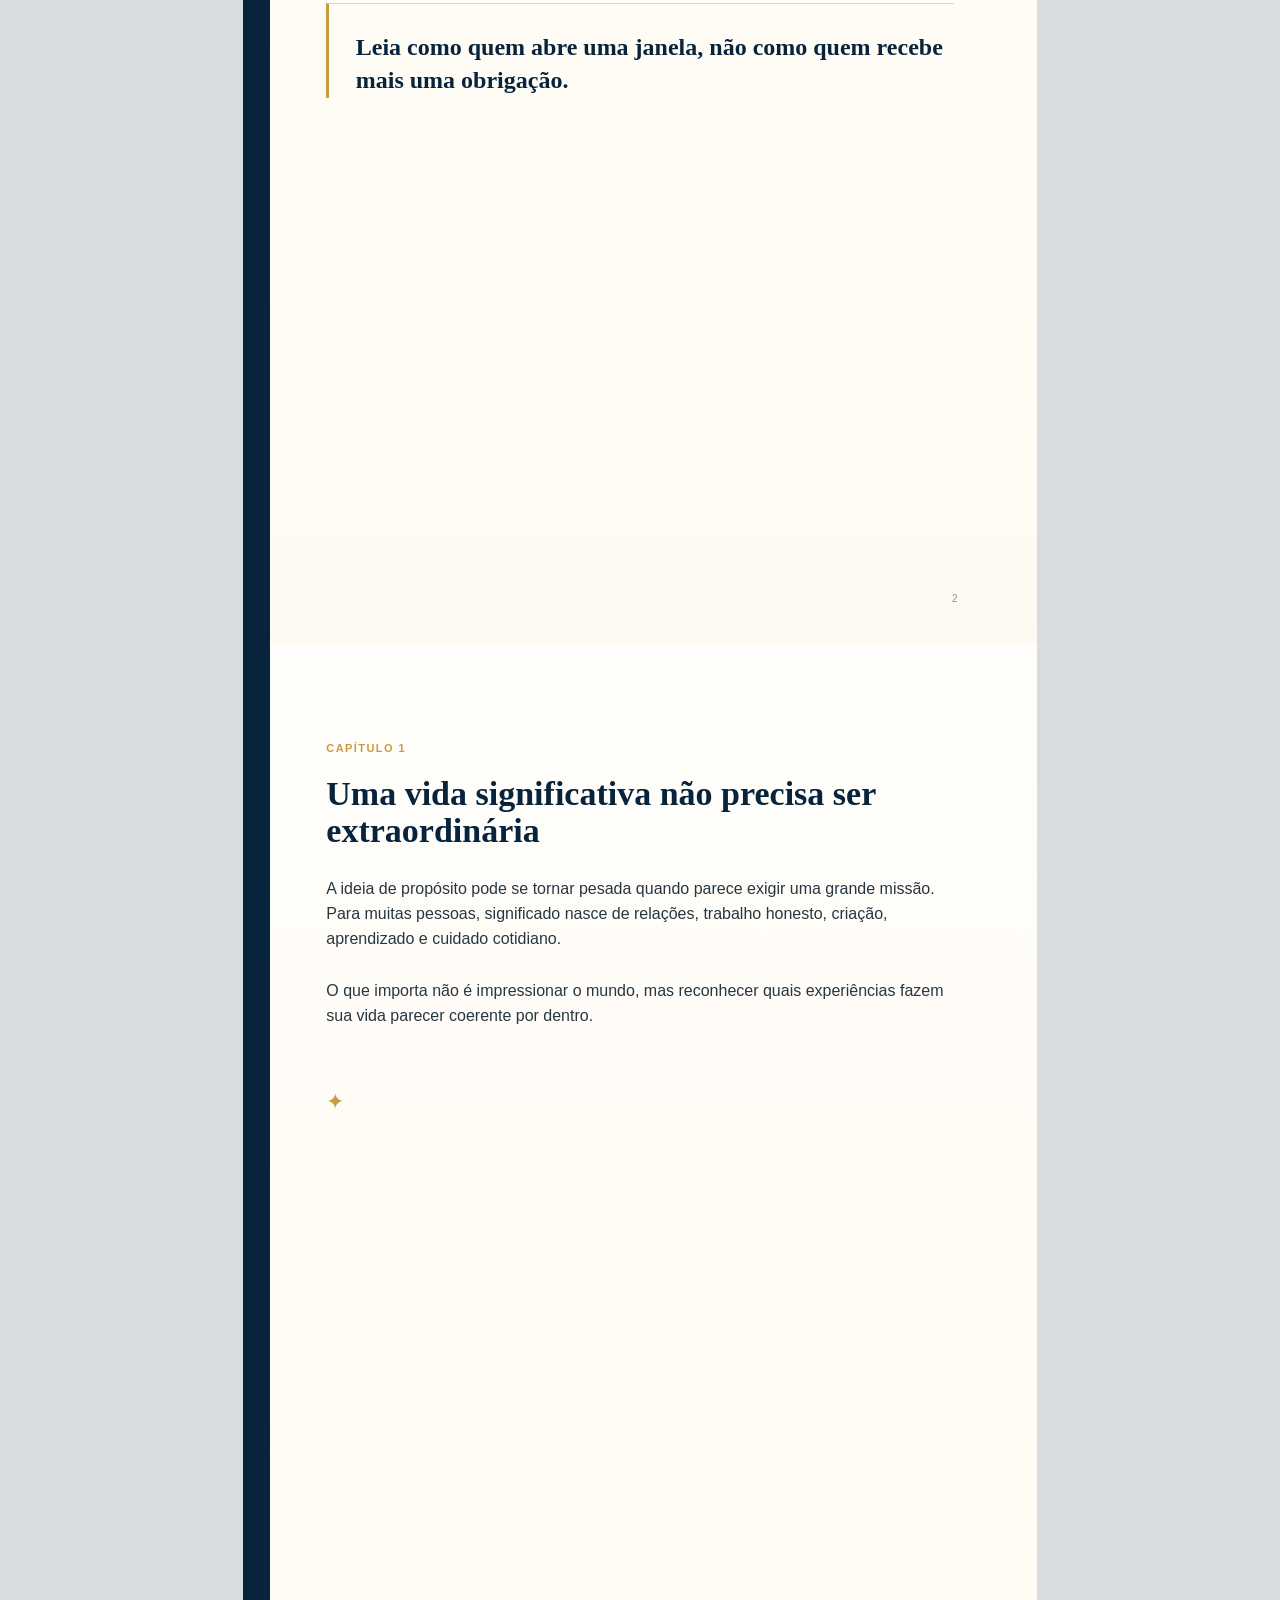
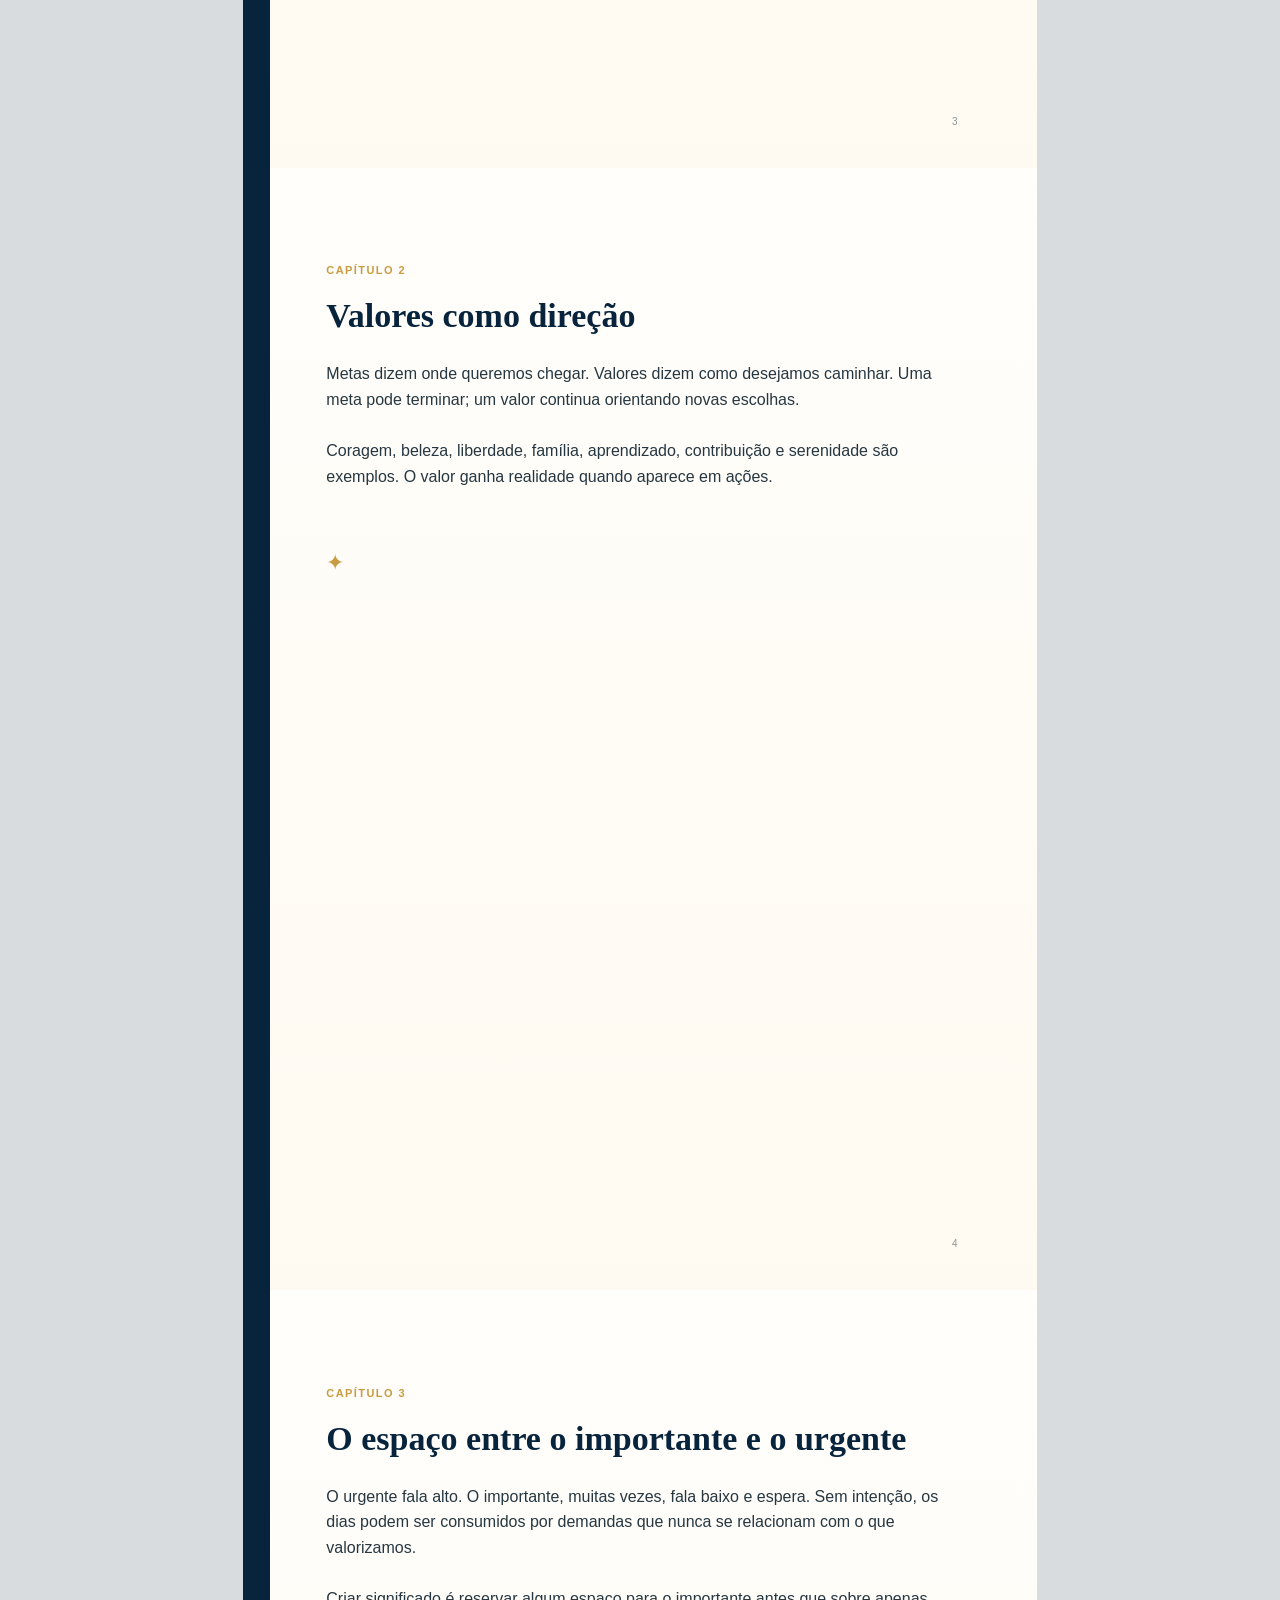
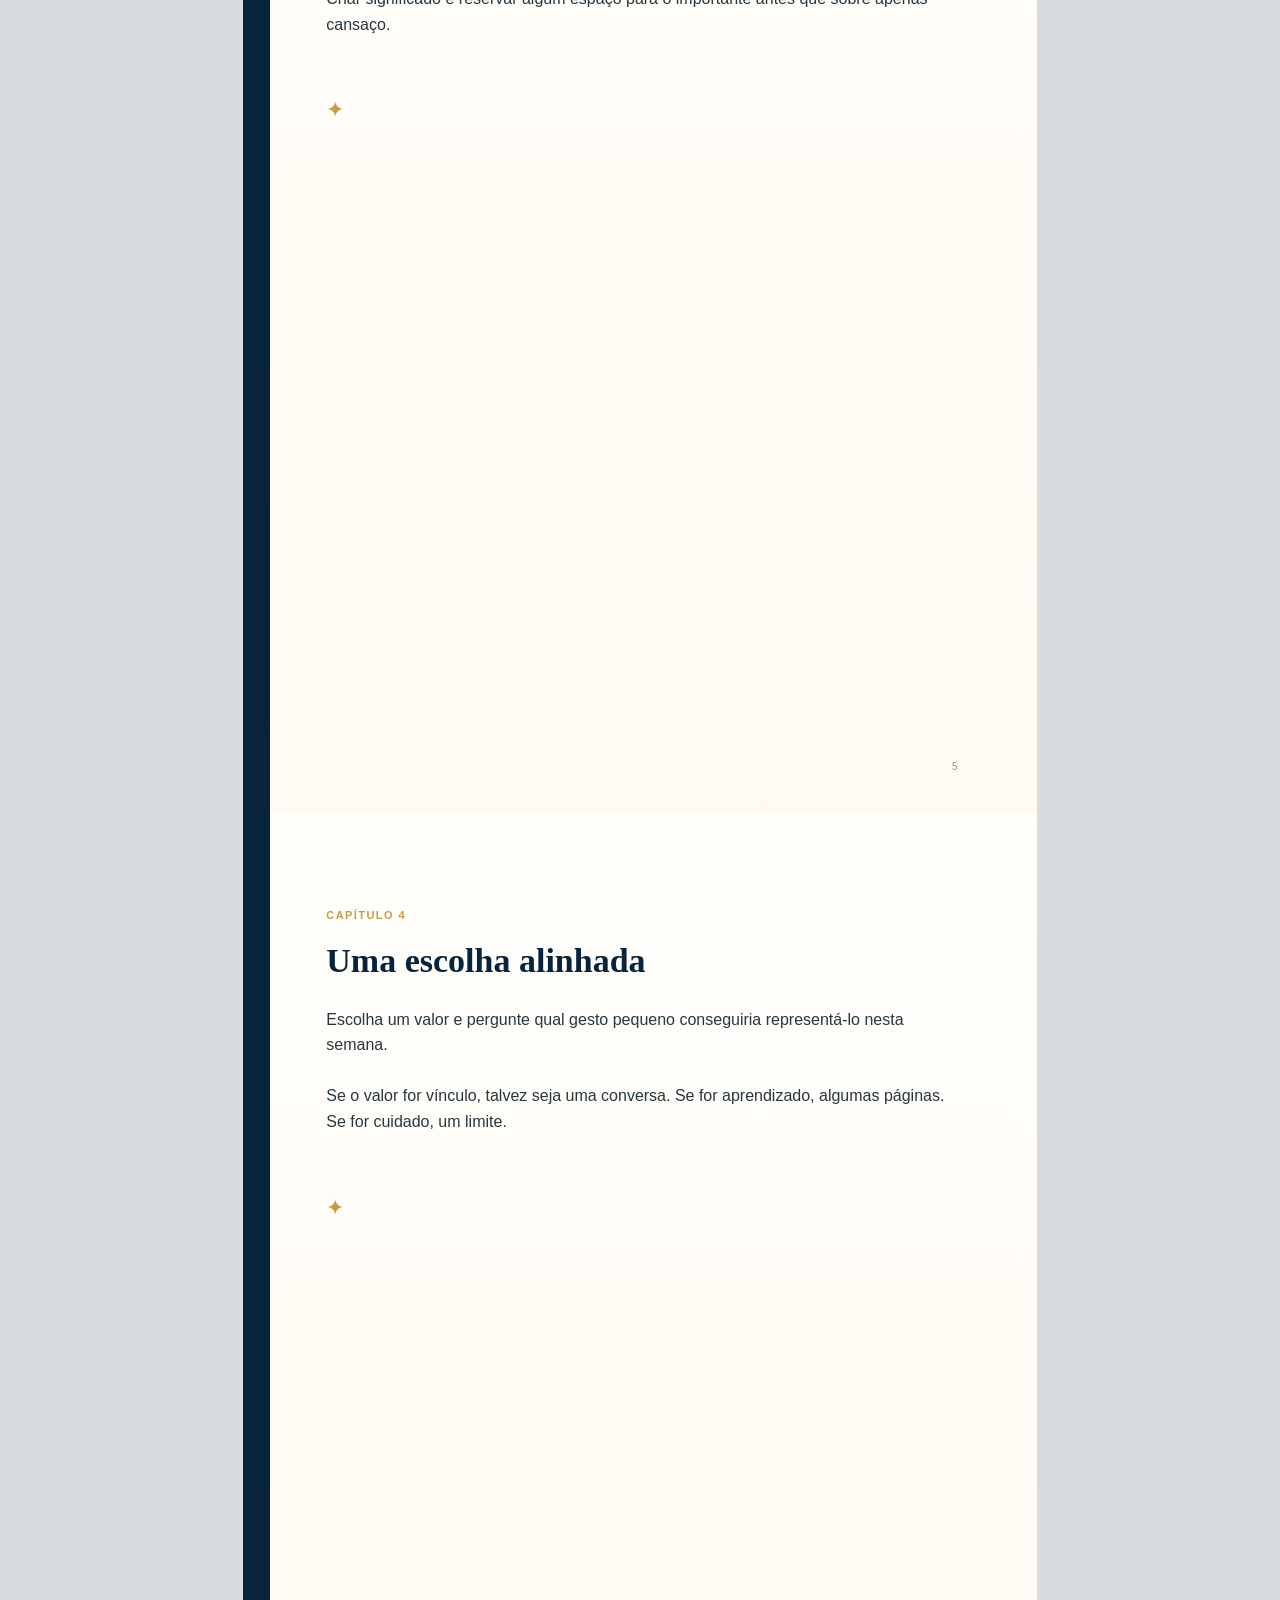
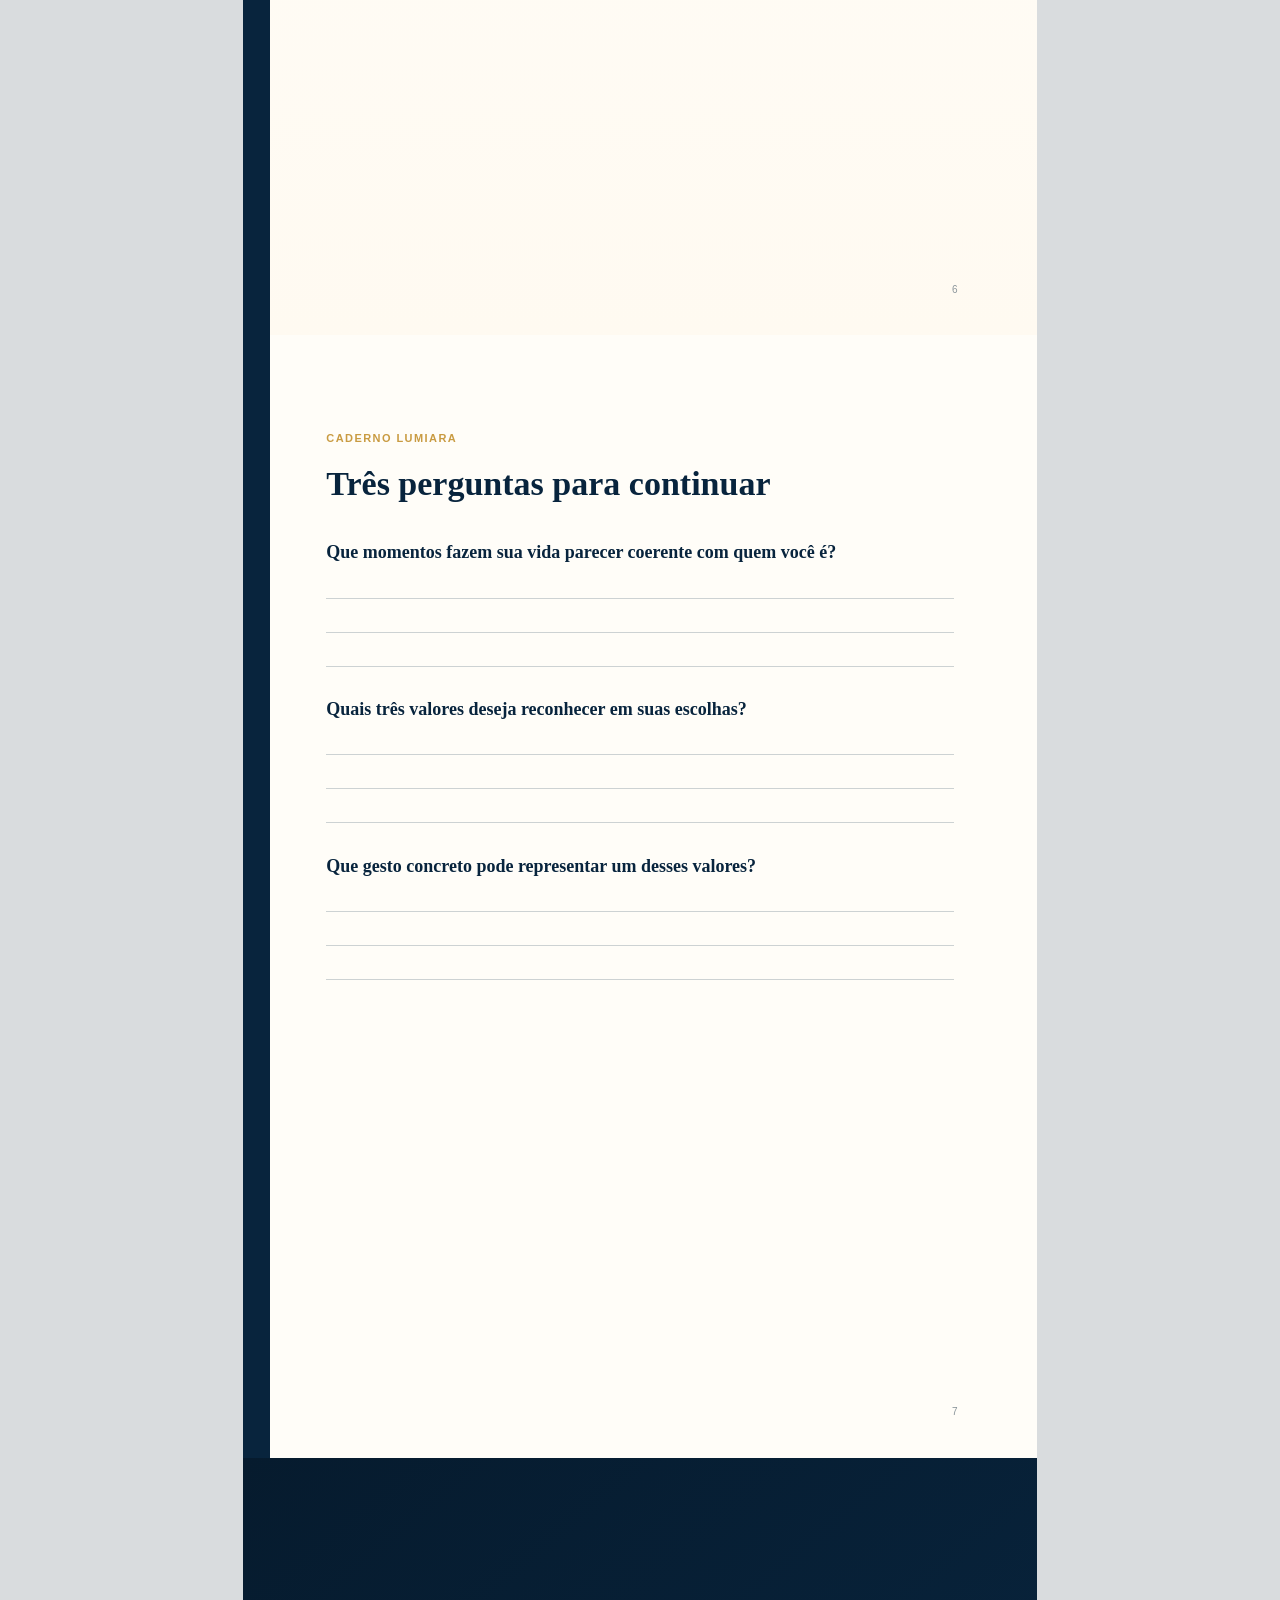
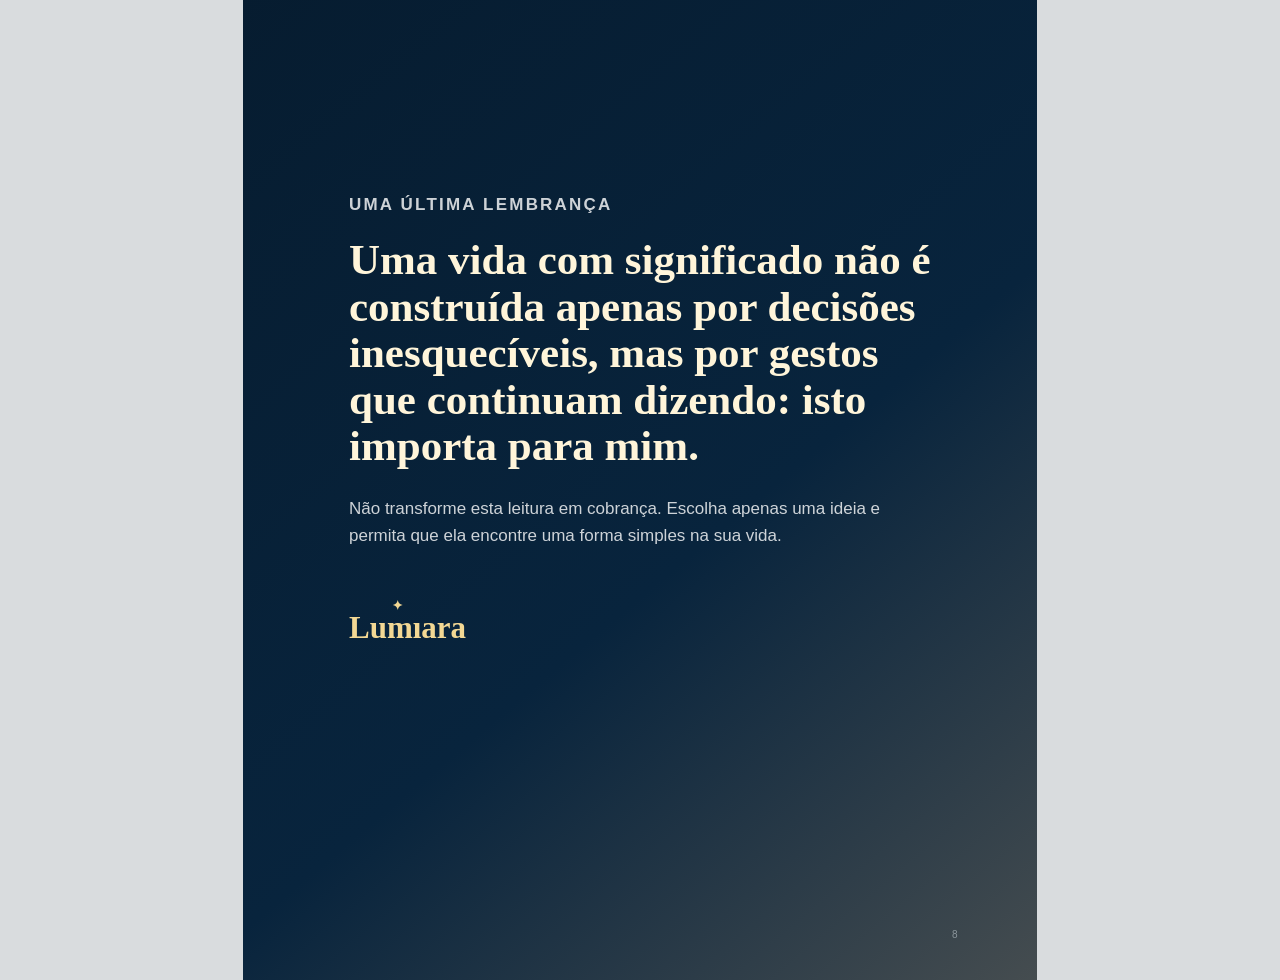
<file: pdfs/cultivando-uma-vida-com-mais-significado-lumiara.html>
<!doctype html>
<html lang="pt-BR">
<head>
  <meta charset="utf-8">
  <meta name="viewport" content="width=device-width, initial-scale=1">
  <title>Cultivando Uma Vida Com Mais Significado | Lumiara</title>
  <style>
    @page { size:A4; margin:0; }
    :root { --navy:#08243d; --gold:#c99b42; --paper:#fffdf8; --ink:#263741; --muted:#61717a; }
    * { box-sizing:border-box; }
    body { margin:0; background:#d9dcde; color:var(--ink); font-family:"Segoe UI",Arial,sans-serif; line-height:1.58; }
    .page { position:relative; width:210mm; height:297mm; margin:0 auto; overflow:hidden; page-break-after:always; background:var(--paper); }
    .page:last-child { page-break-after:auto; }
    .page-inner { position:relative; height:100%; padding:25mm 22mm 20mm; }
    .cover { color:#fff; background:linear-gradient(140deg,#061b2e 0%,#08243d 62%,var(--accent) 160%); }
    .cover::before { content:""; position:absolute; width:145mm; height:145mm; right:-65mm; bottom:-56mm; border:1px solid rgba(255,255,255,.14); border-radius:50%; box-shadow:0 0 0 20mm rgba(255,255,255,.025),0 0 0 40mm rgba(255,255,255,.02); }
    .cover-frame { position:relative; z-index:1; display:flex; height:100%; flex-direction:column; justify-content:space-between; padding:23mm 21mm; border:2mm solid rgba(255,255,255,.14); }
    .brand { color:#f5dda0; font-size:15px; font-weight:900; letter-spacing:.16em; text-transform:uppercase; }
    .kicker,.eyebrow { margin:0 0 5mm; color:var(--gold); font-size:11px; font-weight:900; letter-spacing:.13em; text-transform:uppercase; }
    .cover .kicker { color:#f5dda0; }
    h1,h2 { margin:0; font-family:Georgia,"Times New Roman",serif; line-height:1.08; }
    h1 { max-width:154mm; color:#fff7df; font-size:50px; }
    h2 { max-width:155mm; color:var(--navy); font-size:34px; }
    .subtitle { max-width:135mm; margin:8mm 0 0; color:rgba(255,255,255,.82); font:700 21px/1.42 Georgia,serif; }
    .cover-note { max-width:125mm; color:rgba(255,255,255,.7); font-size:14px; }
    .text-page { background:linear-gradient(180deg,#fffefb,#fffaf1); }
    .text-page::before,.exercise-page::before { content:""; position:absolute; inset:0 auto 0 0; width:7mm; background:var(--navy); }
    p { margin:7mm 0 0; font-size:16px; }
    blockquote { margin:13mm 0 0; padding:7mm 0 0 7mm; border-top:1px solid rgba(201,155,66,.45); border-left:3px solid var(--gold); color:var(--navy); font:700 24px/1.4 Georgia,serif; }
    .pause-mark { margin-top:15mm; color:var(--gold); font-size:22px; }
    .page-number { position:absolute; right:21mm; bottom:10mm; color:#8c969c; font-size:10px; }
    .questions { margin-top:10mm; }
    .questions div { margin-bottom:8mm; }
    .questions strong { display:block; color:var(--navy); font:700 18px/1.35 Georgia,serif; }
    .questions span { display:block; height:9mm; border-bottom:1px solid rgba(8,36,61,.2); }
    .closing-page { color:#fff; background:linear-gradient(140deg,#061b2e,#08243d 60%,var(--accent) 150%); }
    .closing-page .page-inner { display:flex; flex-direction:column; justify-content:center; padding:28mm; }
    .closing-page h2 { color:#fff5da; font-size:43px; }
    .closing-page p { max-width:145mm; color:rgba(255,255,255,.8); font-size:17px; }
    .signature { position:relative; align-self:flex-start; margin-top:16mm!important; color:#f3d894!important; font:700 31px Georgia,serif!important; }
    .signature span { position:absolute; left:43px; top:-12px; color:#f3d894; font-size:13px; }
    @media print { body { background:none; } .page { margin:0; } }
  </style>
</head>
<body><section class="page cover" style="--accent:#917f67">
    <div class="cover-frame">
      <div class="brand">Lumiara</div>
      <div>
        <p class="kicker">Guia gratuito • Clareza e Propósito</p>
        <h1>Cultivando Uma Vida Com Mais Significado</h1>
        <p class="subtitle">Como aproximar escolhas, valores e cotidiano sem buscar uma resposta perfeita</p>
      </div>
      <p class="cover-note">Uma leitura breve para transformar reflexão em um gesto possível.</p>
    </div>
  </section>
<section class="page text-page"><div class="page-inner">
    <p class="eyebrow">Para começar</p>
    <h2>Significado não é algo que encontramos pronto. Muitas vezes, ele cresce onde repetimos cuidado, presença e compromisso.</h2>
    <p>Este pequeno guia foi criado para ser lido com calma. Você não precisa concluir tudo de uma vez nem responder cada pergunta imediatamente.</p>
    <p>Leve consigo apenas aquilo que conversar com sua fase. Às vezes, uma frase bem recebida produz mais movimento do que muitas páginas atravessadas com pressa.</p>
    <blockquote>Leia como quem abre uma janela, não como quem recebe mais uma obrigação.</blockquote>
    <span class="page-number">2</span>
  </div></section>
<section class="page text-page"><div class="page-inner">
      <p class="eyebrow">Capítulo 1</p>
      <h2>Uma vida significativa não precisa ser extraordinária</h2>
      <p>A ideia de propósito pode se tornar pesada quando parece exigir uma grande missão. Para muitas pessoas, significado nasce de relações, trabalho honesto, criação, aprendizado e cuidado cotidiano.</p><p>O que importa não é impressionar o mundo, mas reconhecer quais experiências fazem sua vida parecer coerente por dentro.</p>
      <div class="pause-mark">✦</div>
      <span class="page-number">3</span>
    </div></section>
<section class="page text-page"><div class="page-inner">
      <p class="eyebrow">Capítulo 2</p>
      <h2>Valores como direção</h2>
      <p>Metas dizem onde queremos chegar. Valores dizem como desejamos caminhar. Uma meta pode terminar; um valor continua orientando novas escolhas.</p><p>Coragem, beleza, liberdade, família, aprendizado, contribuição e serenidade são exemplos. O valor ganha realidade quando aparece em ações.</p>
      <div class="pause-mark">✦</div>
      <span class="page-number">4</span>
    </div></section>
<section class="page text-page"><div class="page-inner">
      <p class="eyebrow">Capítulo 3</p>
      <h2>O espaço entre o importante e o urgente</h2>
      <p>O urgente fala alto. O importante, muitas vezes, fala baixo e espera. Sem intenção, os dias podem ser consumidos por demandas que nunca se relacionam com o que valorizamos.</p><p>Criar significado é reservar algum espaço para o importante antes que sobre apenas cansaço.</p>
      <div class="pause-mark">✦</div>
      <span class="page-number">5</span>
    </div></section>
<section class="page text-page"><div class="page-inner">
      <p class="eyebrow">Capítulo 4</p>
      <h2>Uma escolha alinhada</h2>
      <p>Escolha um valor e pergunte qual gesto pequeno conseguiria representá-lo nesta semana.</p><p>Se o valor for vínculo, talvez seja uma conversa. Se for aprendizado, algumas páginas. Se for cuidado, um limite.</p>
      <div class="pause-mark">✦</div>
      <span class="page-number">6</span>
    </div></section>
<section class="page exercise-page"><div class="page-inner">
    <p class="eyebrow">Caderno Lumiara</p>
    <h2>Três perguntas para continuar</h2>
    <div class="questions"><div><strong>Que momentos fazem sua vida parecer coerente com quem você é?</strong><span></span><span></span><span></span></div><div><strong>Quais três valores deseja reconhecer em suas escolhas?</strong><span></span><span></span><span></span></div><div><strong>Que gesto concreto pode representar um desses valores?</strong><span></span><span></span><span></span></div></div>
    <span class="page-number">7</span>
  </div></section>
<section class="page closing-page" style="--accent:#917f67"><div class="page-inner">
    <p class="eyebrow">Uma última lembrança</p>
    <h2>Uma vida com significado não é construída apenas por decisões inesquecíveis, mas por gestos que continuam dizendo: isto importa para mim.</h2>
    <p>Não transforme esta leitura em cobrança. Escolha apenas uma ideia e permita que ela encontre uma forma simples na sua vida.</p>
    <p class="signature">Lumıara<span>✦</span></p>
    <span class="page-number">8</span>
  </div></section></body>
</html>
</file>
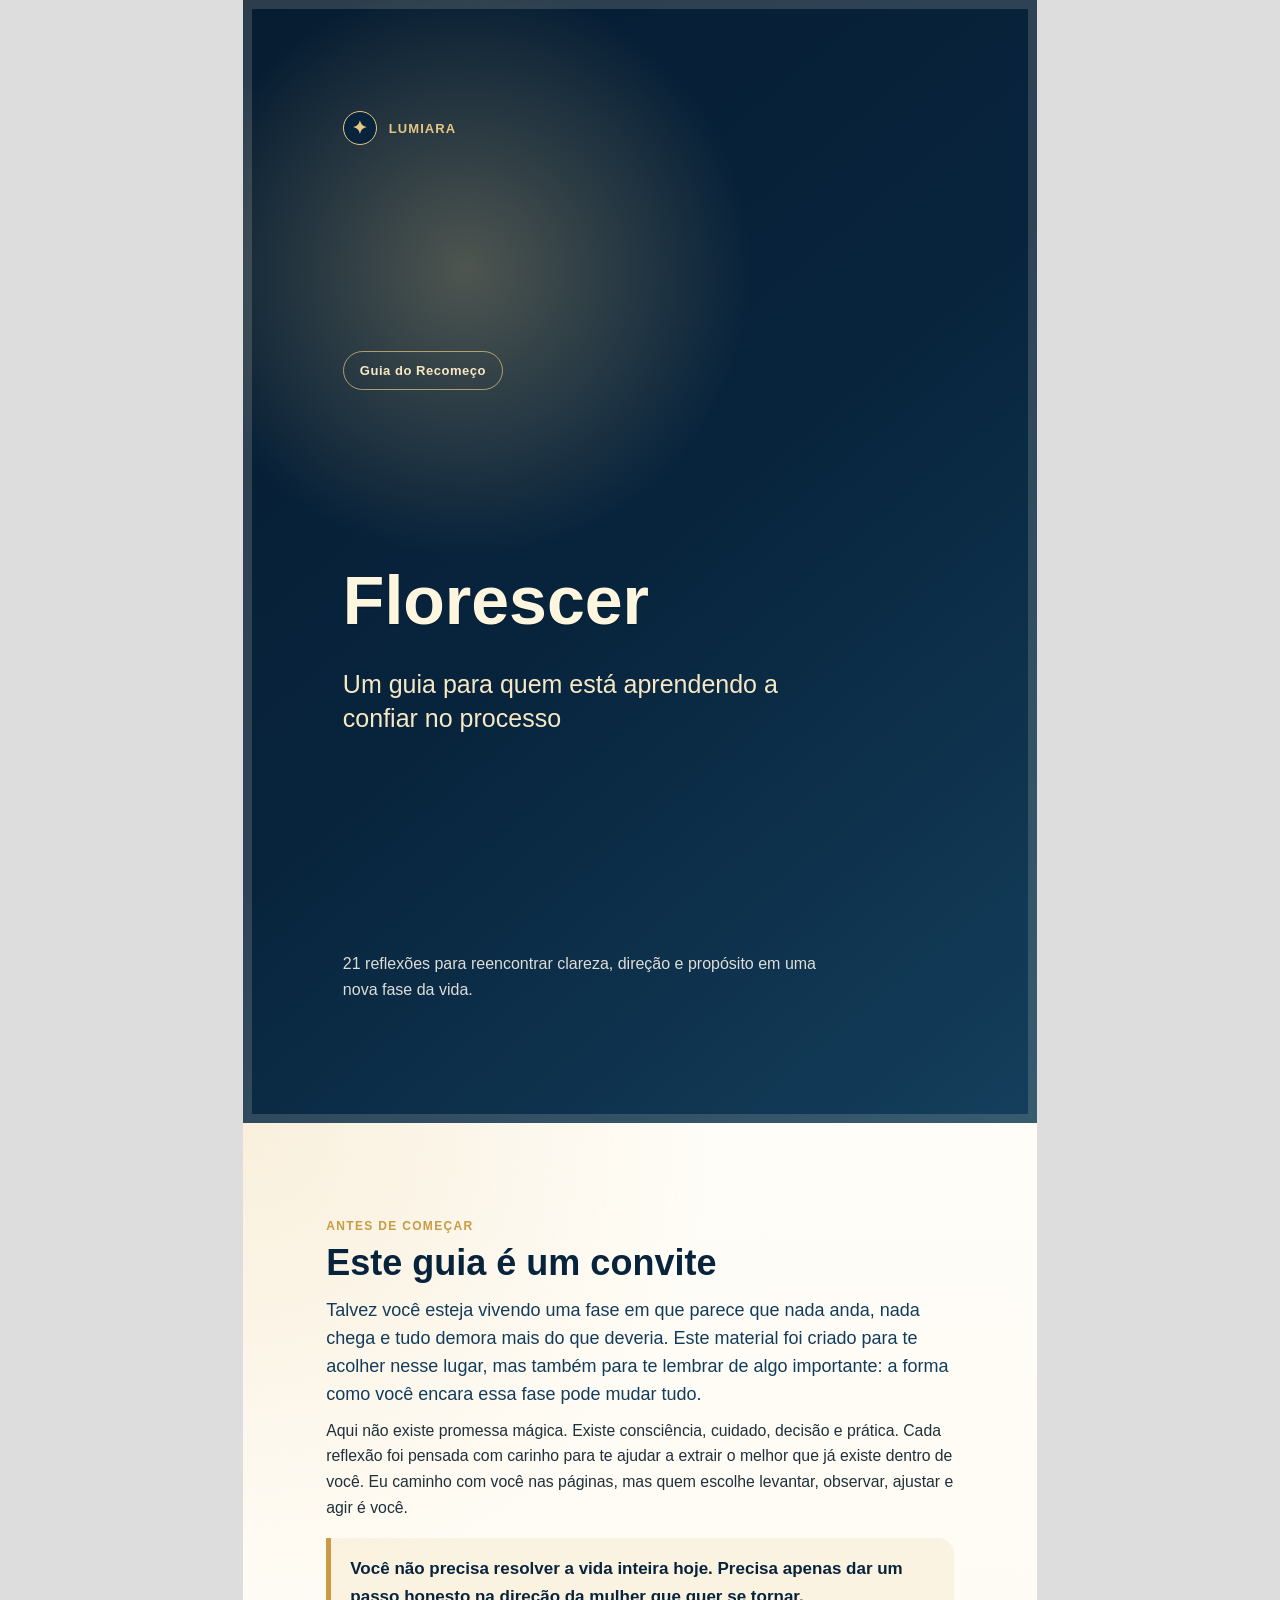
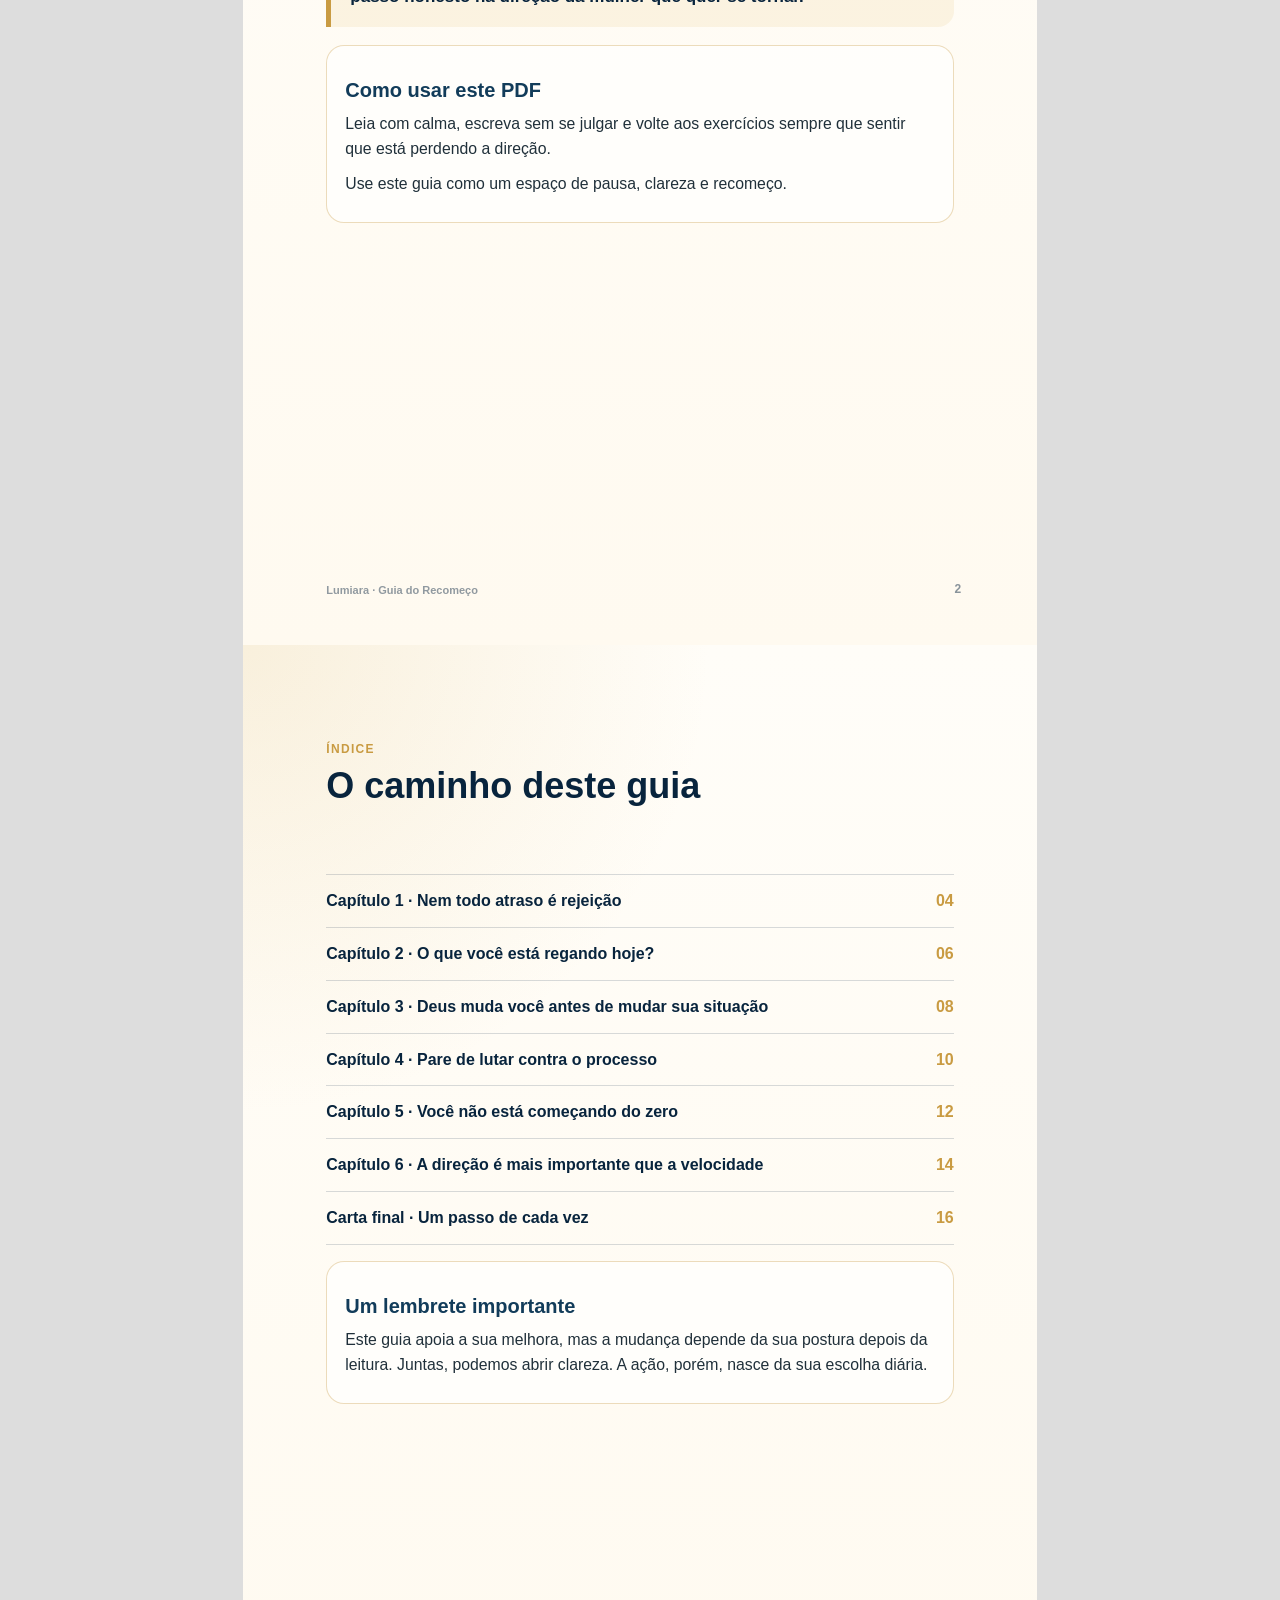
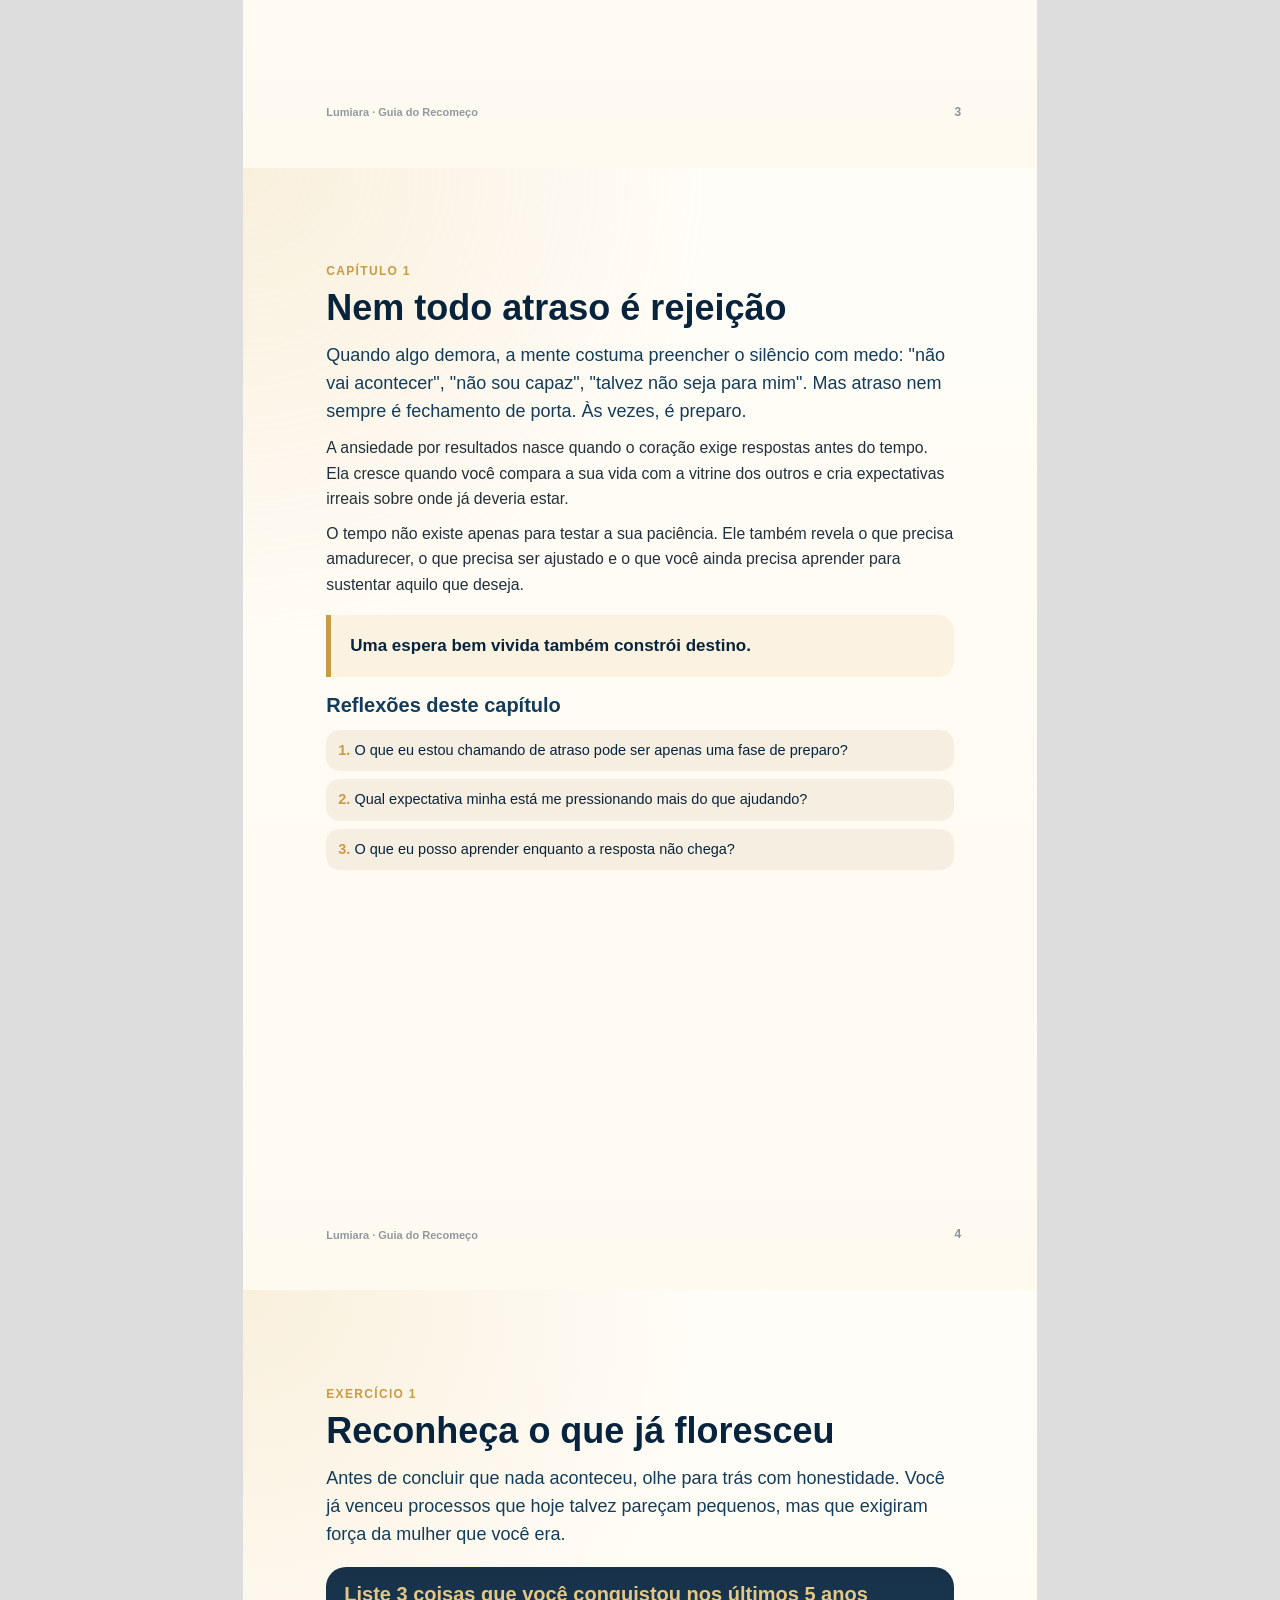
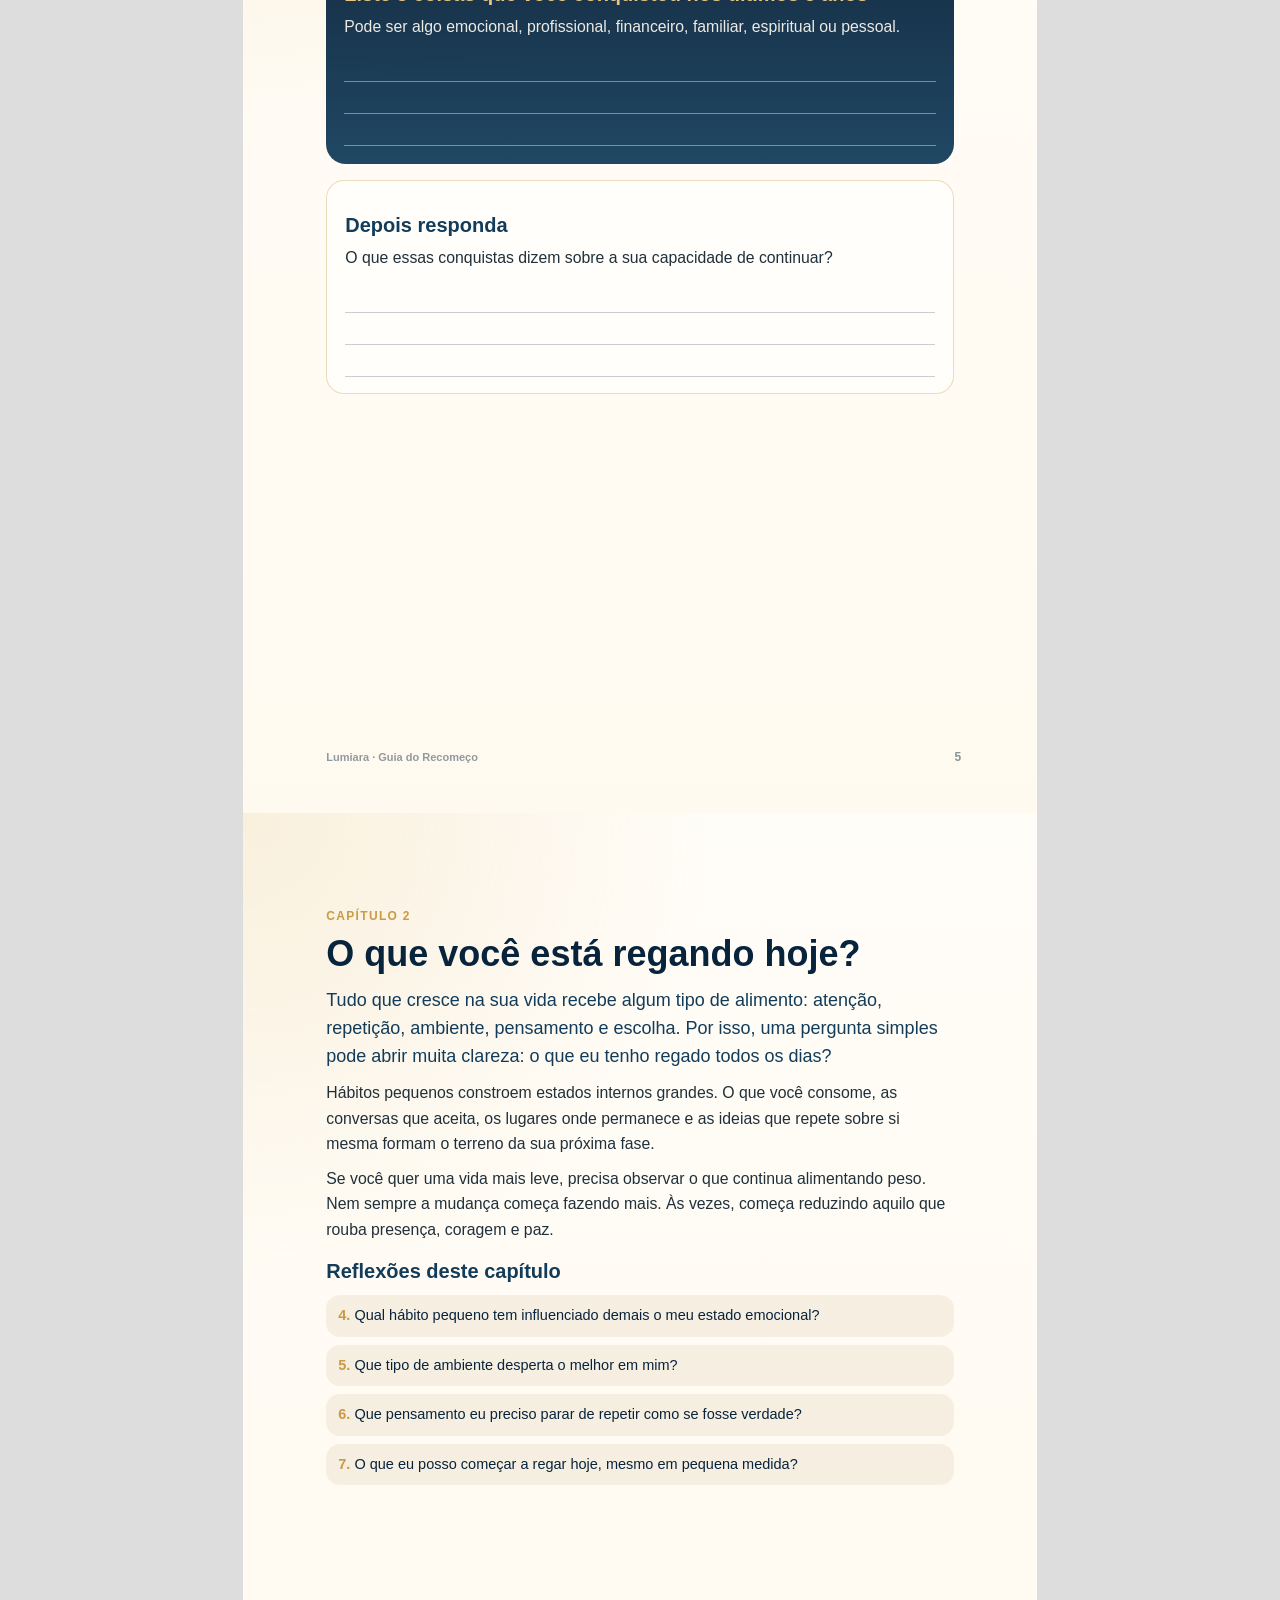
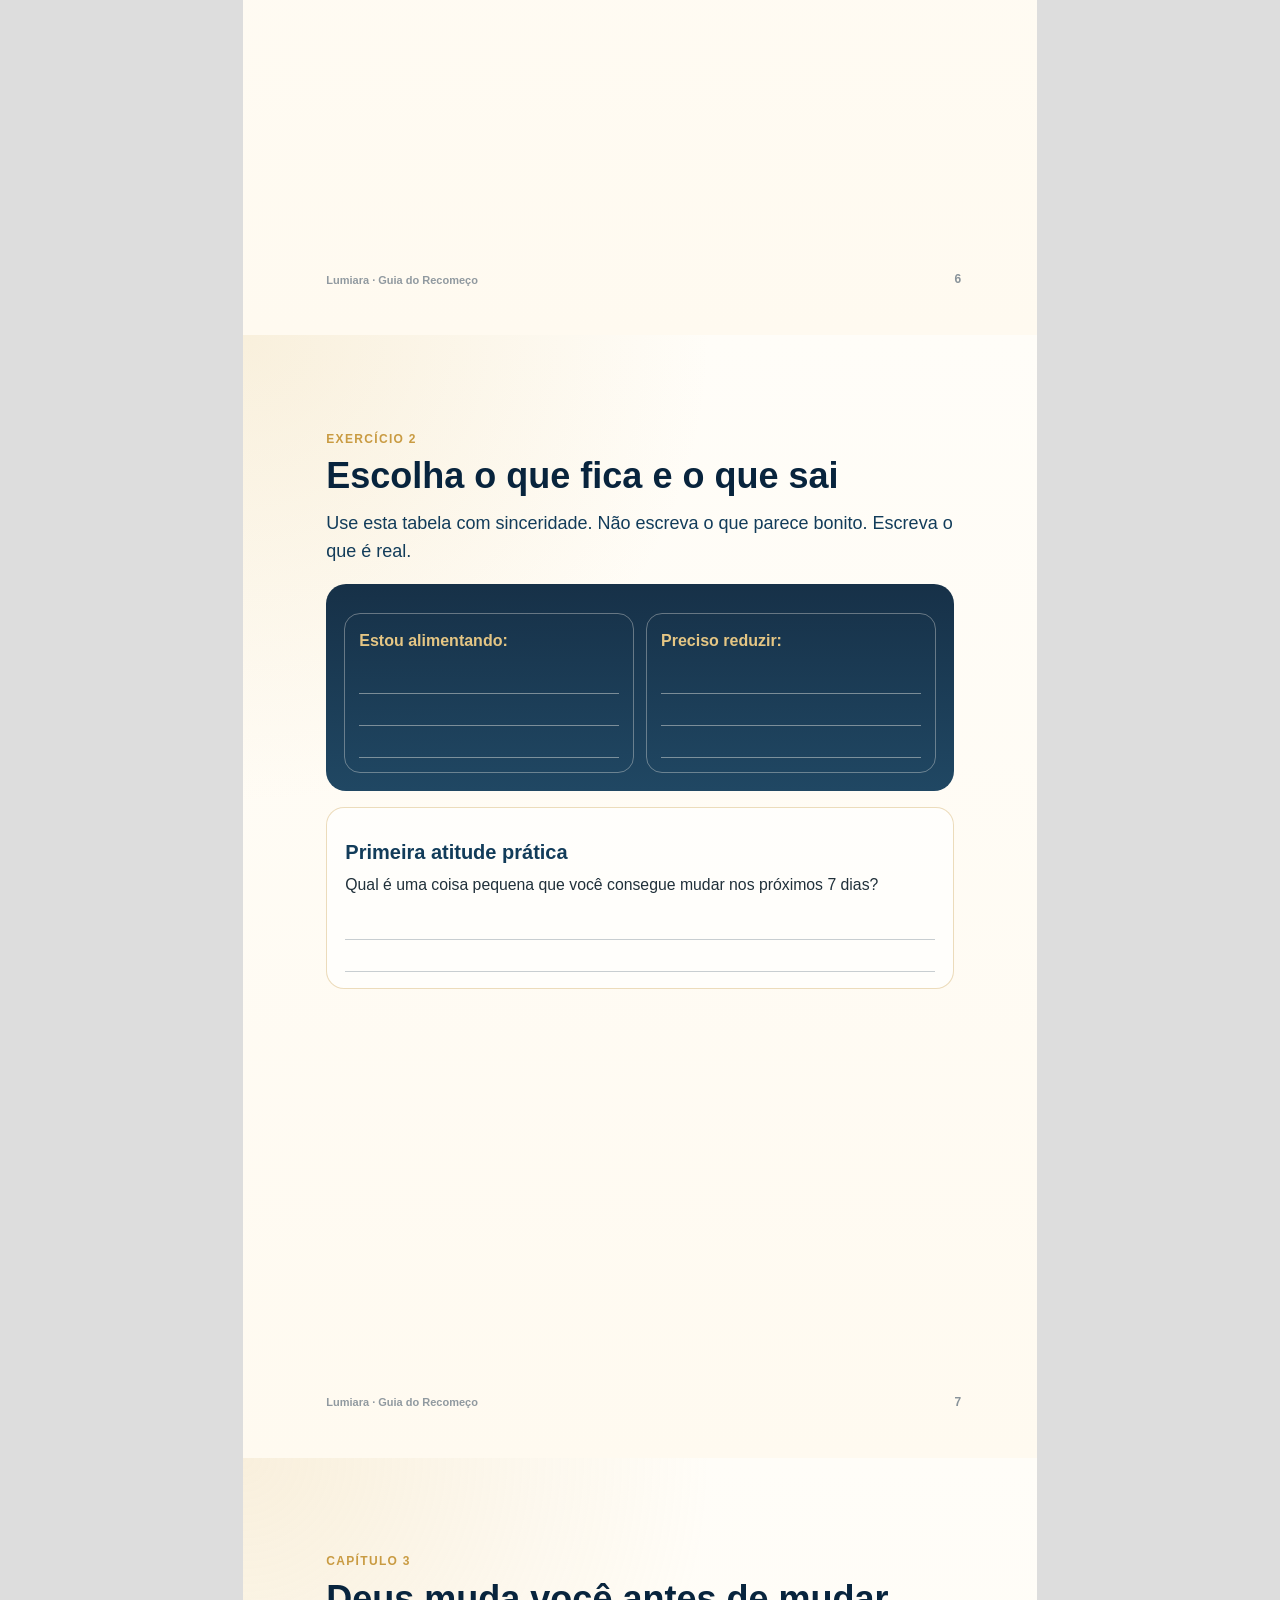
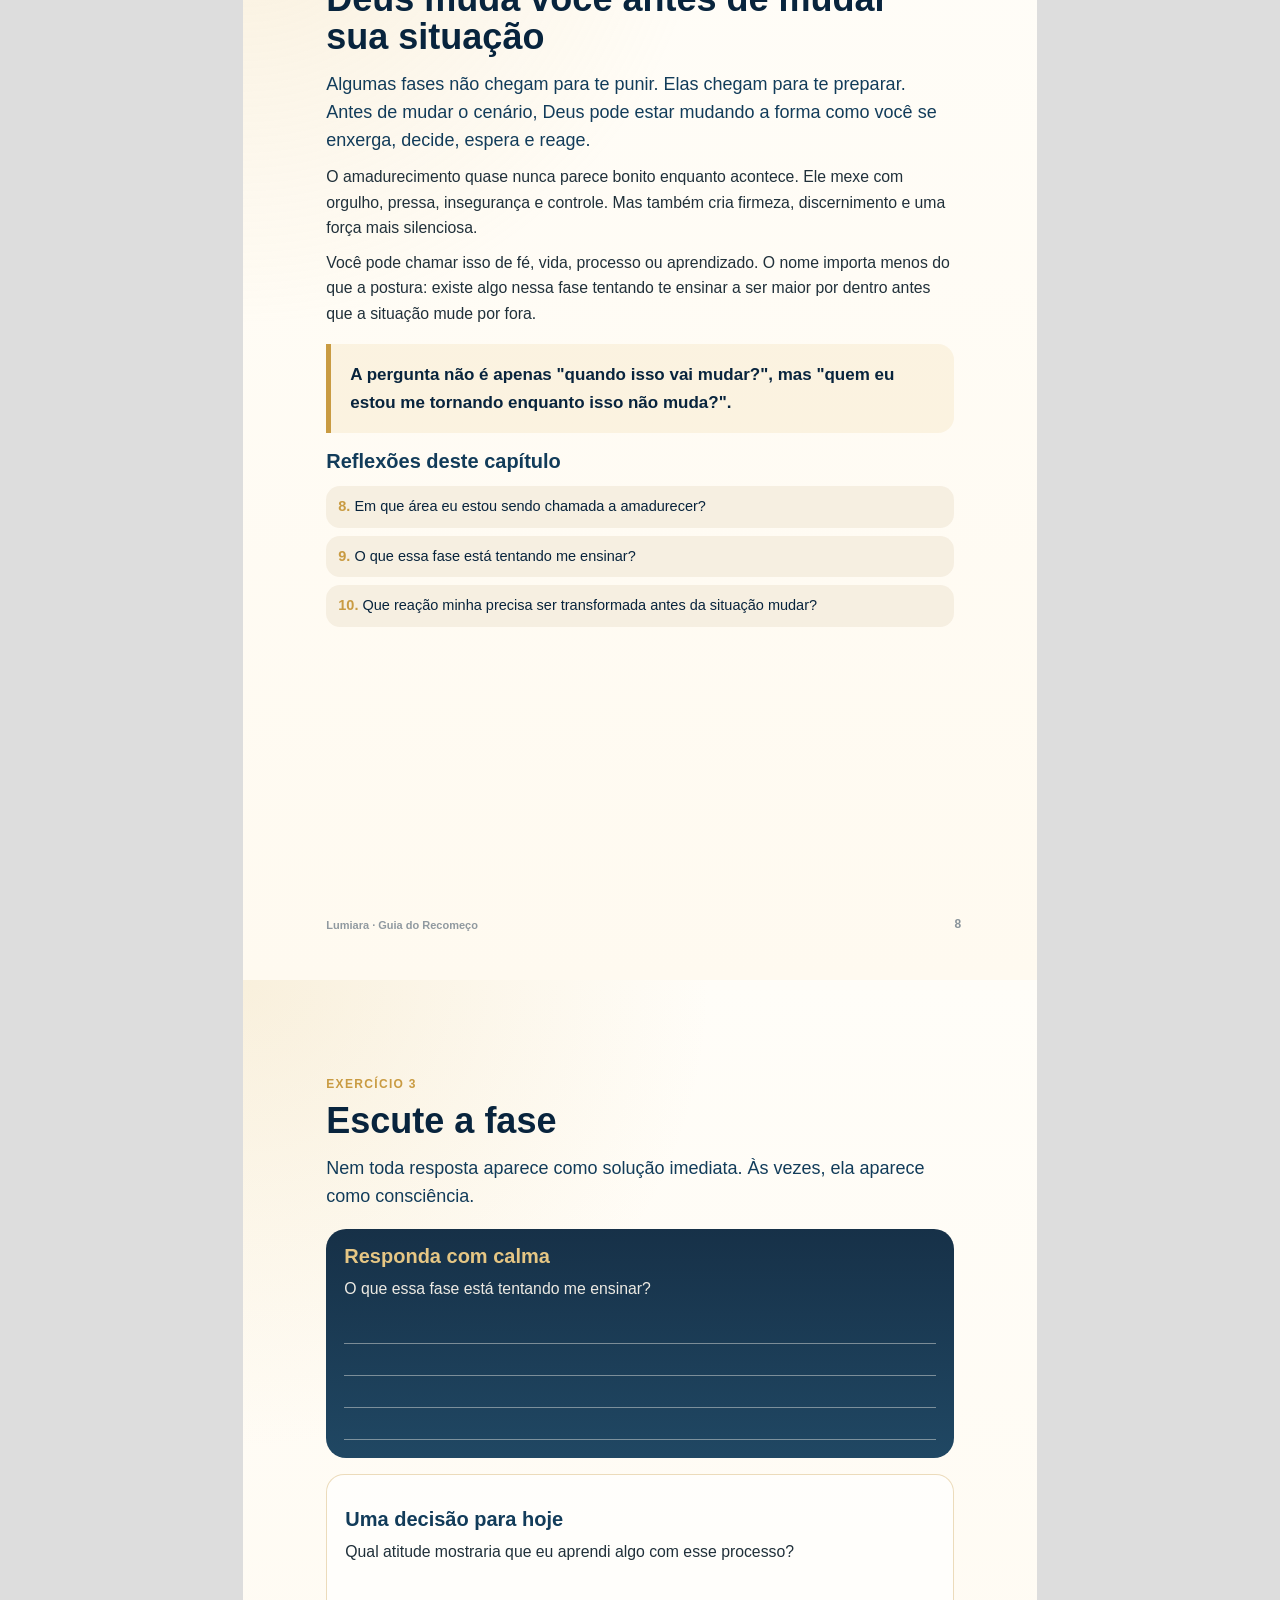
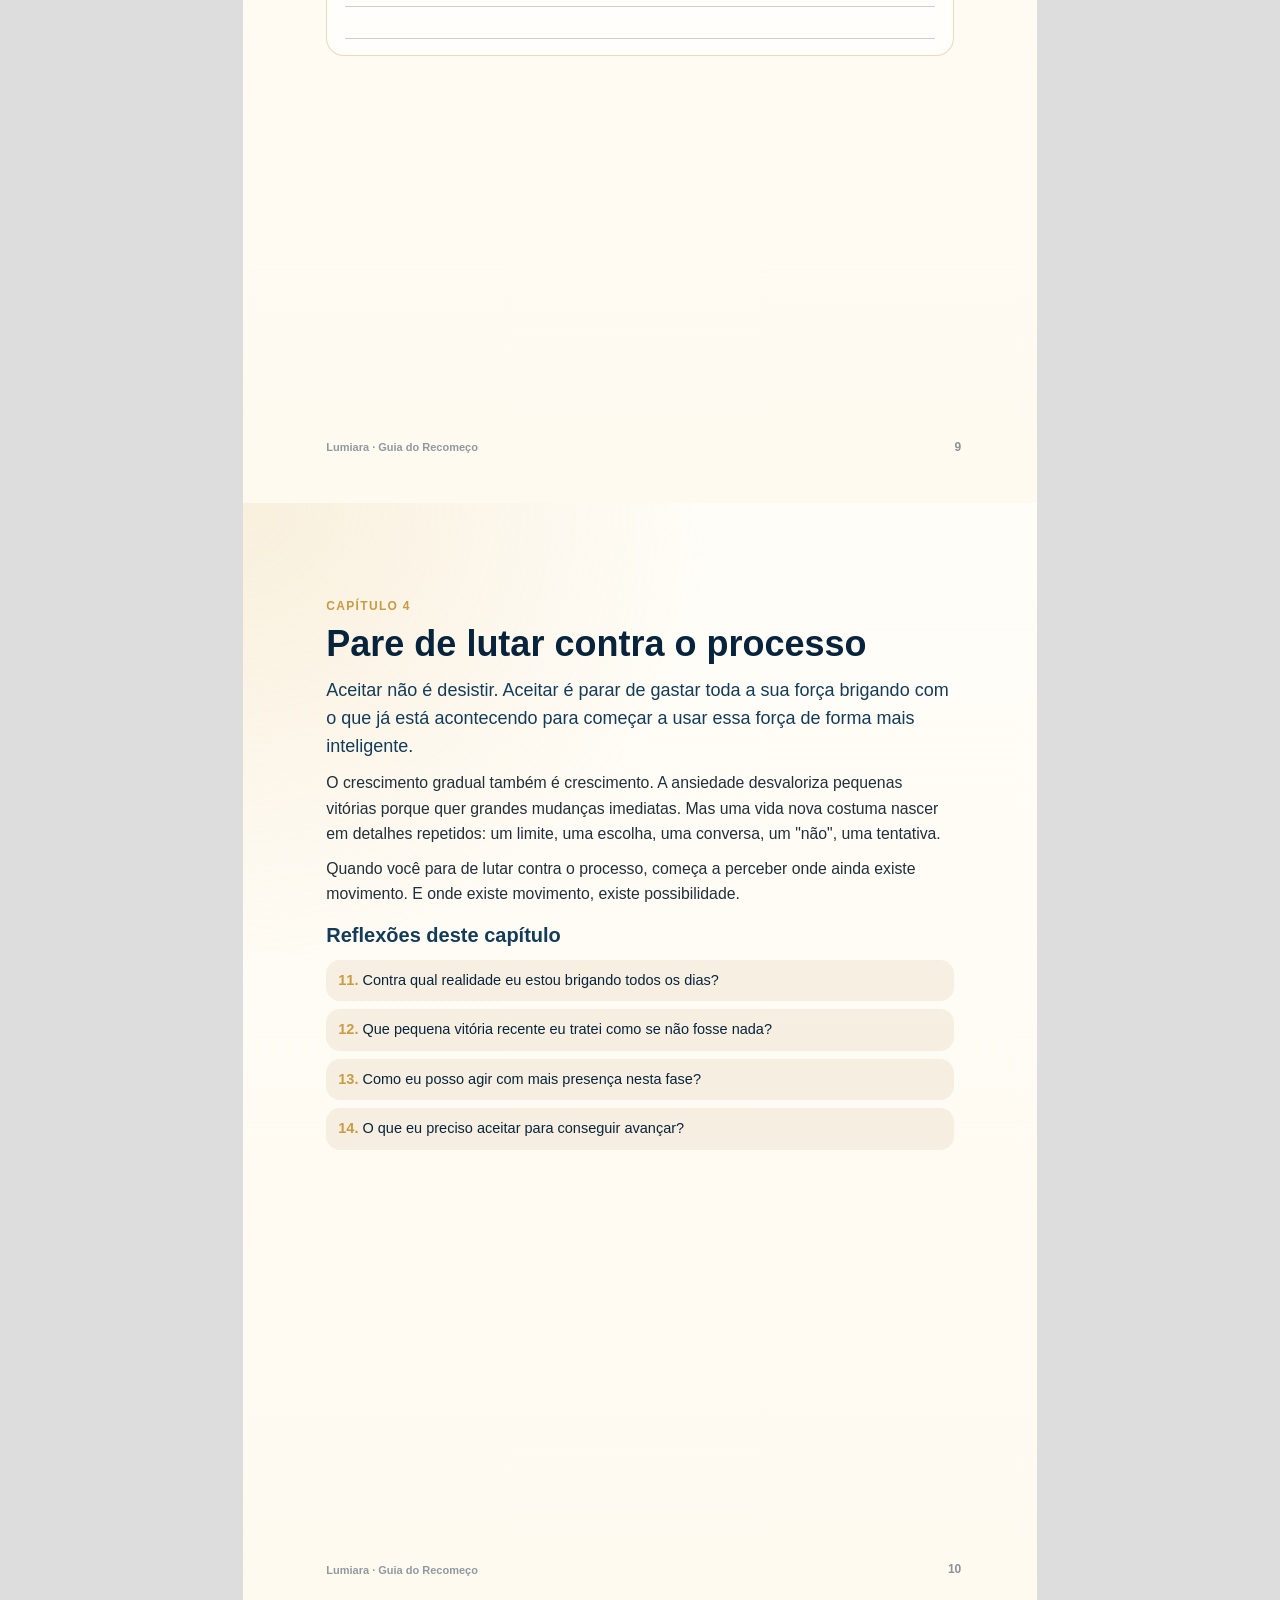
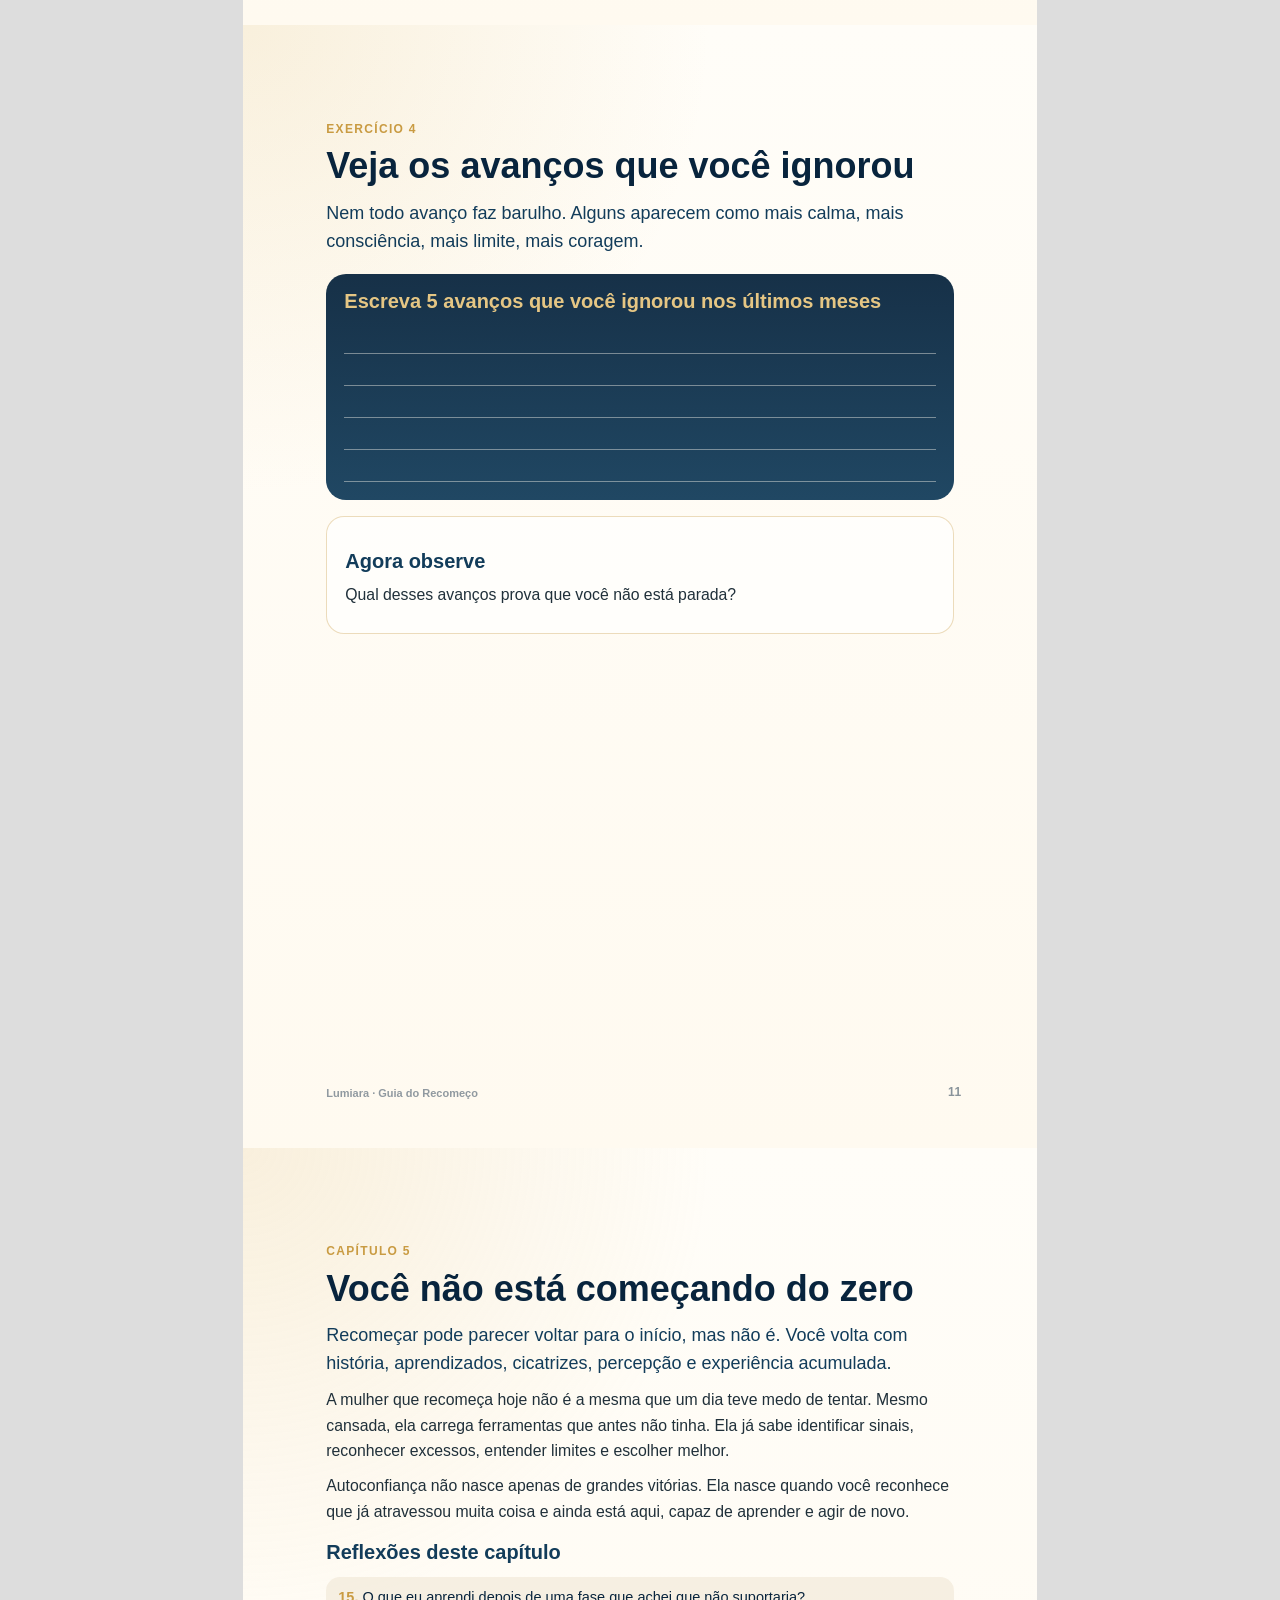
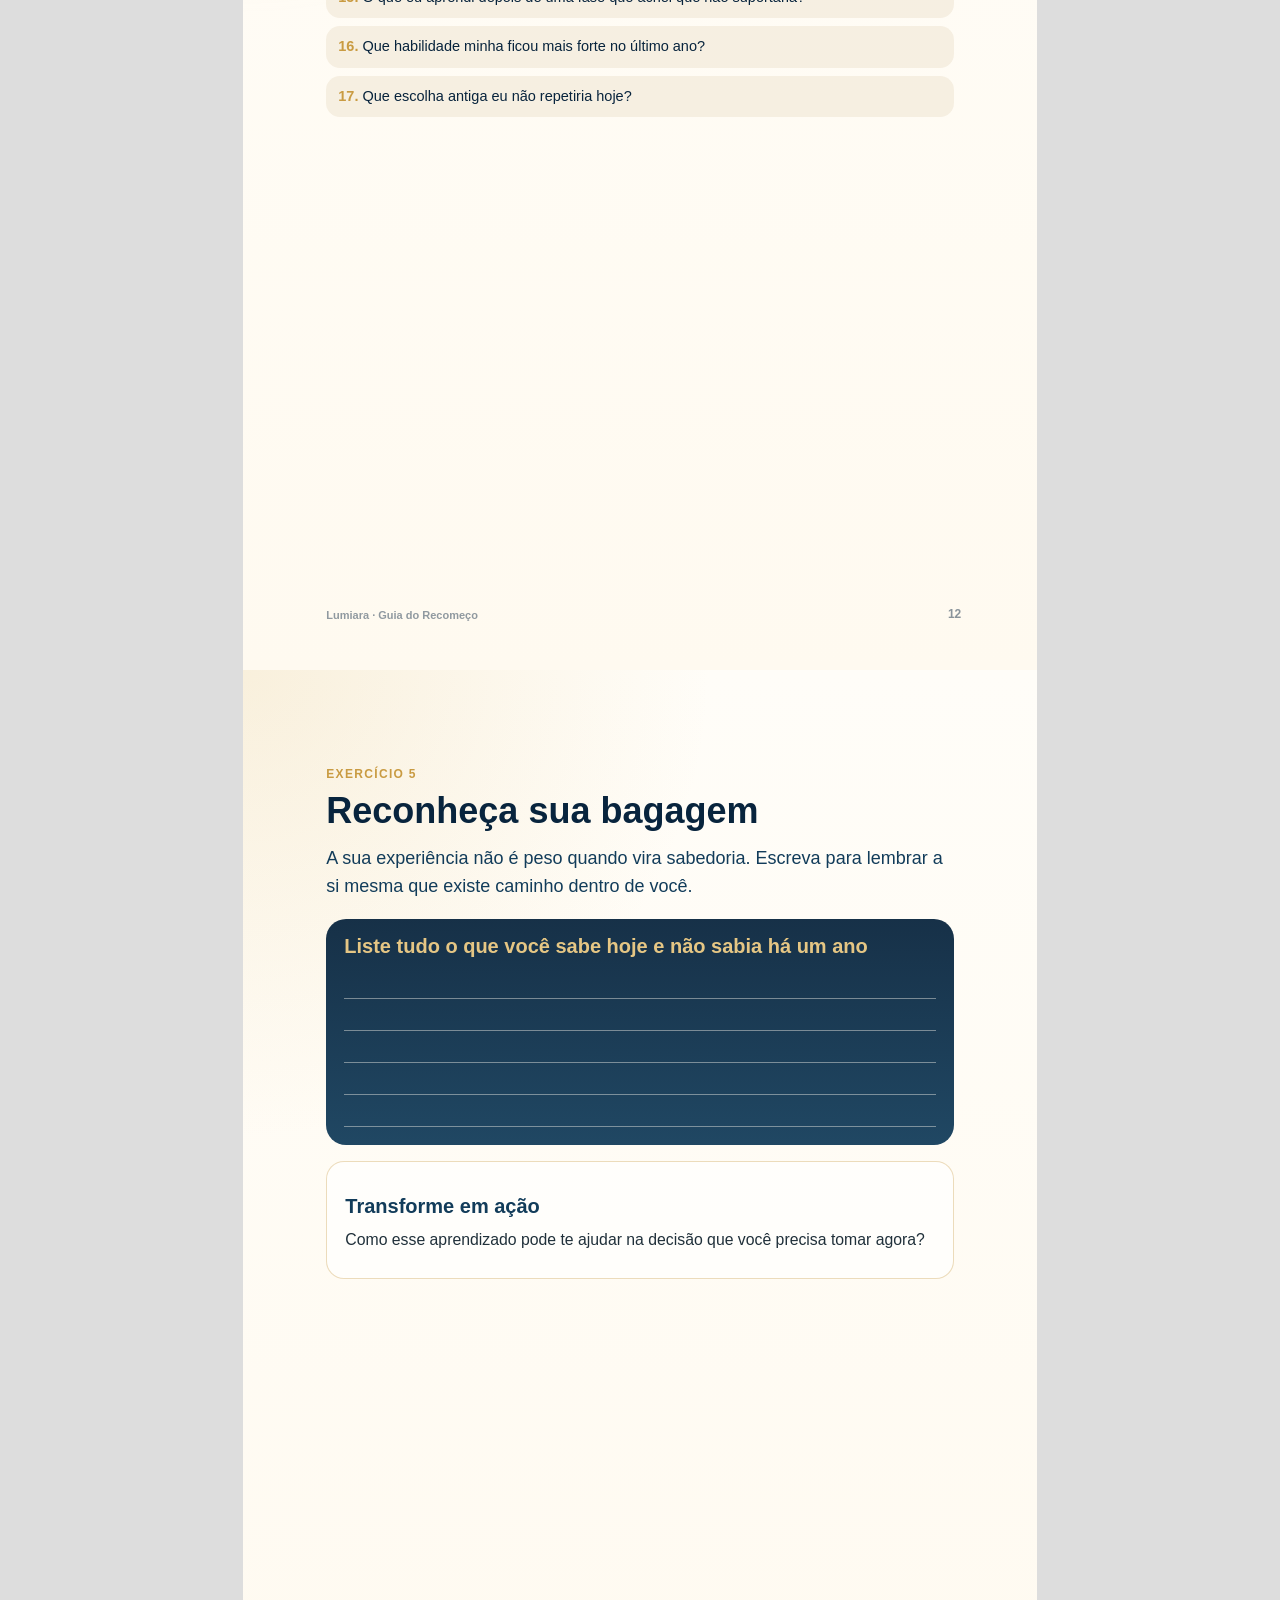
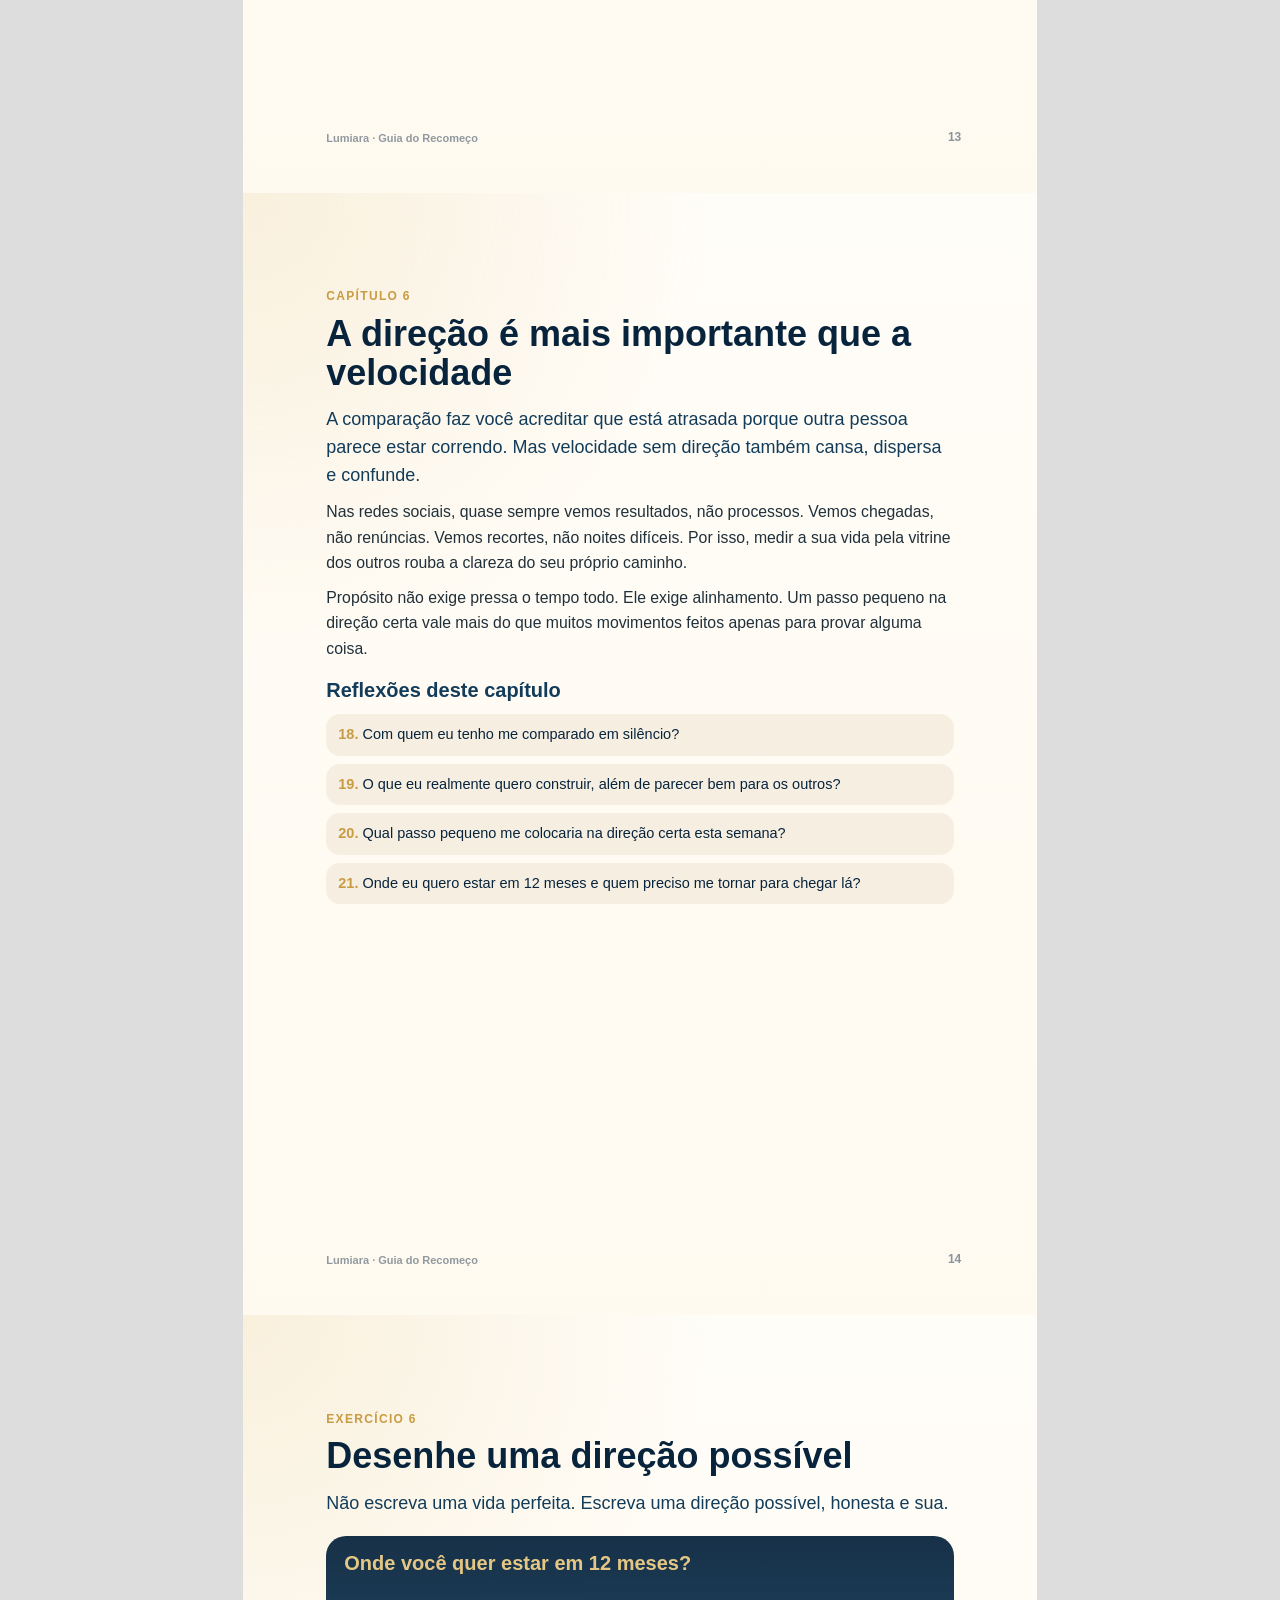
<file: pdfs/florescer-guia-do-recomeco.html>
<!doctype html>
<html lang="pt-BR">
<head>
  <meta name="google-adsense-account" content="ca-pub-6796763332340046">
  <meta charset="utf-8">
  <title>Florescer - Guia do Recomeço | Lumiara</title>
  <style>
    @page {
      size: A4;
      margin: 0;
    }

    :root {
      --navy: #08243d;
      --navy-2: #123c5a;
      --gold: #c99b42;
      --gold-soft: #e5c684;
      --beige: #f3eadb;
      --paper: #fffaf0;
      --ink: #20303a;
      --muted: #63707a;
      --line: rgba(8, 36, 61, .16);
    }

    * {
      box-sizing: border-box;
    }

    body {
      margin: 0;
      color: var(--ink);
      background: #ddd;
      font-family: "Segoe UI", "Trebuchet MS", Arial, sans-serif;
      line-height: 1.62;
    }

    .page {
      position: relative;
      width: 210mm;
      min-height: 297mm;
      margin: 0 auto;
      overflow: hidden;
      background:
        radial-gradient(circle at top left, rgba(229, 198, 132, .24), transparent 34%),
        linear-gradient(180deg, #fffdf8 0%, var(--paper) 100%);
      page-break-after: always;
      padding: 25mm 22mm 22mm;
    }

    .page:last-child {
      page-break-after: auto;
    }

    .cover {
      display: flex;
      min-height: 297mm;
      padding: 0;
      color: #fff;
      background:
        radial-gradient(circle at 28% 24%, rgba(229, 198, 132, .32), transparent 28%),
        linear-gradient(140deg, #061c31 0%, #08243d 50%, #143f5c 100%);
    }

    .cover-inner {
      width: 100%;
      padding: 27mm 24mm;
      display: flex;
      flex-direction: column;
      justify-content: space-between;
      border: 2.5mm solid rgba(243, 234, 219, .16);
    }

    .brand {
      display: flex;
      align-items: center;
      gap: 12px;
      color: var(--gold-soft);
      font-weight: 700;
      letter-spacing: .08em;
      text-transform: uppercase;
      font-size: 13px;
    }

    .mark {
      width: 34px;
      height: 34px;
      display: inline-flex;
      align-items: center;
      justify-content: center;
      border: 1.5px solid var(--gold-soft);
      border-radius: 50%;
      background: #08243d;
      color: var(--gold-soft);
      font-size: 18px;
      line-height: 1;
    }

    h1,
    h2,
    h3,
    .display {
      margin: 0;
      font-family: "Arial Rounded MT Bold", "Segoe UI", "Trebuchet MS", Arial, sans-serif;
      line-height: 1.08;
      letter-spacing: 0;
    }

    .cover h1 {
      margin-top: 46mm;
      color: #fff6df;
      font-size: 68px;
      text-shadow: 0 2px 0 rgba(0, 0, 0, .12);
    }

    .cover .subtitle {
      max-width: 132mm;
      margin-top: 8mm;
      color: #f7e8c4;
      font-size: 25px;
      line-height: 1.35;
    }

    .cover .series {
      width: fit-content;
      margin-bottom: 8mm;
      padding: 8px 16px;
      border: 1px solid rgba(229, 198, 132, .7);
      border-radius: 999px;
      color: #f7e8c4;
      font-weight: 700;
      font-size: 13px;
      letter-spacing: .04em;
    }

    .cover-note {
      max-width: 128mm;
      color: rgba(255, 250, 240, .86);
      font-size: 16px;
    }

    .page-number {
      position: absolute;
      right: 20mm;
      bottom: 12mm;
      color: rgba(8, 36, 61, .48);
      font-size: 12px;
      font-weight: 700;
    }

    .chapter-label {
      color: var(--gold);
      font-weight: 800;
      text-transform: uppercase;
      letter-spacing: .11em;
      font-size: 12px;
    }

    h2 {
      margin-top: 8px;
      color: var(--navy);
      font-size: 36px;
    }

    h3 {
      margin: 18px 0 8px;
      color: var(--navy-2);
      font-size: 20px;
    }

    p {
      margin: 9px 0;
      font-size: 15.8px;
    }

    .lead {
      margin-top: 14px;
      color: var(--navy-2);
      font-size: 18px;
      line-height: 1.55;
    }

    .toc {
      margin-top: 18mm;
      border-top: 1px solid var(--line);
    }

    .toc-row {
      display: grid;
      grid-template-columns: 1fr auto;
      gap: 14px;
      padding: 13px 0;
      border-bottom: 1px solid var(--line);
      font-size: 16px;
    }

    .toc-row strong {
      color: var(--navy);
    }

    .toc-row span {
      color: var(--gold);
      font-weight: 800;
    }

    .quote {
      margin: 18px 0;
      padding: 17px 19px;
      border-left: 5px solid var(--gold);
      border-radius: 0 16px 16px 0;
      background: rgba(229, 198, 132, .18);
      color: var(--navy);
      font-size: 17px;
      font-weight: 700;
    }

    .soft-box {
      margin-top: 16px;
      padding: 16px 18px;
      border: 1px solid rgba(201, 155, 66, .35);
      border-radius: 18px;
      background: rgba(255, 255, 255, .66);
    }

    .exercise {
      margin-top: 18px;
      padding: 17px 18px 18px;
      border-radius: 20px;
      background: linear-gradient(180deg, rgba(8, 36, 61, .94), rgba(18, 60, 90, .94));
      color: #fffaf0;
    }

    .exercise h3 {
      margin-top: 0;
      color: var(--gold-soft);
    }

    .exercise p,
    .exercise li {
      color: rgba(255, 250, 240, .92);
    }

    .lines {
      margin-top: 10px;
    }

    .line {
      height: 32px;
      border-bottom: 1px solid rgba(255, 250, 240, .42);
    }

    .paper-lines .line {
      border-bottom-color: rgba(8, 36, 61, .22);
    }

    .reflection-list {
      margin: 13px 0 0;
      padding: 0;
      list-style: none;
      display: grid;
      gap: 8px;
    }

    .reflection-list li {
      padding: 9px 12px;
      border-radius: 14px;
      background: rgba(243, 234, 219, .7);
      color: var(--navy);
      font-size: 14.5px;
    }

    .reflection-list b {
      color: var(--gold);
    }

    .table {
      display: grid;
      grid-template-columns: 1fr 1fr;
      gap: 12px;
      margin-top: 12px;
    }

    .table-card {
      min-height: 106px;
      padding: 14px;
      border: 1px solid rgba(255, 250, 240, .34);
      border-radius: 16px;
    }

    .table-card strong {
      display: block;
      margin-bottom: 8px;
      color: var(--gold-soft);
    }

    .footer-note {
      position: absolute;
      left: 22mm;
      bottom: 12mm;
      color: rgba(8, 36, 61, .45);
      font-size: 11px;
      font-weight: 700;
    }

    .closing {
      padding: 28mm 24mm;
      color: #fff;
      background:
        radial-gradient(circle at 82% 12%, rgba(229, 198, 132, .24), transparent 31%),
        linear-gradient(155deg, #08243d 0%, #061c31 60%, #123c5a 100%);
    }

    .closing h2 {
      color: #fff6df;
      font-size: 44px;
    }

    .closing p {
      max-width: 148mm;
      color: rgba(255, 250, 240, .9);
      font-size: 18px;
      line-height: 1.72;
    }

    .closing .signature {
      margin-top: 15mm;
      color: var(--gold-soft);
      font-size: 18px;
      font-weight: 800;
    }

    @media print {
      body {
        background: #fff;
      }

      .page {
        margin: 0;
        box-shadow: none;
      }
    }
  </style>
</head>
<body>
  <section class="page cover">
    <div class="cover-inner">
      <div class="brand"><span class="mark">✦</span> Lumiara</div>
      <div>
        <div class="series">Guia do Recomeço</div>
        <h1>Florescer</h1>
        <div class="subtitle">Um guia para quem está aprendendo a confiar no processo</div>
      </div>
      <p class="cover-note">
        21 reflexões para reencontrar clareza, direção e propósito em uma nova fase da vida.
      </p>
    </div>
  </section>

  <section class="page">
    <div class="chapter-label">Antes de começar</div>
    <h2>Este guia é um convite</h2>
    <p class="lead">
      Talvez você esteja vivendo uma fase em que parece que nada anda, nada chega e tudo demora mais do que deveria.
      Este material foi criado para te acolher nesse lugar, mas também para te lembrar de algo importante:
      a forma como você encara essa fase pode mudar tudo.
    </p>
    <p>
      Aqui não existe promessa mágica. Existe consciência, cuidado, decisão e prática. Cada reflexão foi pensada
      com carinho para te ajudar a extrair o melhor que já existe dentro de você. Eu caminho com você nas páginas,
      mas quem escolhe levantar, observar, ajustar e agir é você.
    </p>
    <div class="quote">
      Você não precisa resolver a vida inteira hoje. Precisa apenas dar um passo honesto na direção da mulher que quer se tornar.
    </div>
    <div class="soft-box">
      <h3>Como usar este PDF</h3>
      <p>Leia com calma, escreva sem se julgar e volte aos exercícios sempre que sentir que está perdendo a direção.</p>
      <p>Use este guia como um espaço de pausa, clareza e recomeço.</p>
    </div>
    <div class="page-number">2</div>
    <div class="footer-note">Lumiara · Guia do Recomeço</div>
  </section>

  <section class="page">
    <div class="chapter-label">Índice</div>
    <h2>O caminho deste guia</h2>
    <div class="toc">
      <div class="toc-row"><strong>Capítulo 1 · Nem todo atraso é rejeição</strong><span>04</span></div>
      <div class="toc-row"><strong>Capítulo 2 · O que você está regando hoje?</strong><span>06</span></div>
      <div class="toc-row"><strong>Capítulo 3 · Deus muda você antes de mudar sua situação</strong><span>08</span></div>
      <div class="toc-row"><strong>Capítulo 4 · Pare de lutar contra o processo</strong><span>10</span></div>
      <div class="toc-row"><strong>Capítulo 5 · Você não está começando do zero</strong><span>12</span></div>
      <div class="toc-row"><strong>Capítulo 6 · A direção é mais importante que a velocidade</strong><span>14</span></div>
      <div class="toc-row"><strong>Carta final · Um passo de cada vez</strong><span>16</span></div>
    </div>
    <div class="soft-box">
      <h3>Um lembrete importante</h3>
      <p>
        Este guia apoia a sua melhora, mas a mudança depende da sua postura depois da leitura.
        Juntas, podemos abrir clareza. A ação, porém, nasce da sua escolha diária.
      </p>
    </div>
    <div class="page-number">3</div>
    <div class="footer-note">Lumiara · Guia do Recomeço</div>
  </section>

  <section class="page">
    <div class="chapter-label">Capítulo 1</div>
    <h2>Nem todo atraso é rejeição</h2>
    <p class="lead">
      Quando algo demora, a mente costuma preencher o silêncio com medo: "não vai acontecer", "não sou capaz",
      "talvez não seja para mim". Mas atraso nem sempre é fechamento de porta. Às vezes, é preparo.
    </p>
    <p>
      A ansiedade por resultados nasce quando o coração exige respostas antes do tempo. Ela cresce quando você
      compara a sua vida com a vitrine dos outros e cria expectativas irreais sobre onde já deveria estar.
    </p>
    <p>
      O tempo não existe apenas para testar a sua paciência. Ele também revela o que precisa amadurecer,
      o que precisa ser ajustado e o que você ainda precisa aprender para sustentar aquilo que deseja.
    </p>
    <div class="quote">Uma espera bem vivida também constrói destino.</div>
    <h3>Reflexões deste capítulo</h3>
    <ul class="reflection-list">
      <li><b>1.</b> O que eu estou chamando de atraso pode ser apenas uma fase de preparo?</li>
      <li><b>2.</b> Qual expectativa minha está me pressionando mais do que ajudando?</li>
      <li><b>3.</b> O que eu posso aprender enquanto a resposta não chega?</li>
    </ul>
    <div class="page-number">4</div>
    <div class="footer-note">Lumiara · Guia do Recomeço</div>
  </section>

  <section class="page">
    <div class="chapter-label">Exercício 1</div>
    <h2>Reconheça o que já floresceu</h2>
    <p class="lead">
      Antes de concluir que nada aconteceu, olhe para trás com honestidade. Você já venceu processos que hoje talvez
      pareçam pequenos, mas que exigiram força da mulher que você era.
    </p>
    <div class="exercise">
      <h3>Liste 3 coisas que você conquistou nos últimos 5 anos</h3>
      <p>Pode ser algo emocional, profissional, financeiro, familiar, espiritual ou pessoal.</p>
      <div class="lines">
        <div class="line"></div>
        <div class="line"></div>
        <div class="line"></div>
      </div>
    </div>
    <div class="soft-box paper-lines">
      <h3>Depois responda</h3>
      <p>O que essas conquistas dizem sobre a sua capacidade de continuar?</p>
      <div class="lines">
        <div class="line"></div>
        <div class="line"></div>
        <div class="line"></div>
      </div>
    </div>
    <div class="page-number">5</div>
    <div class="footer-note">Lumiara · Guia do Recomeço</div>
  </section>

  <section class="page">
    <div class="chapter-label">Capítulo 2</div>
    <h2>O que você está regando hoje?</h2>
    <p class="lead">
      Tudo que cresce na sua vida recebe algum tipo de alimento: atenção, repetição, ambiente, pensamento e escolha.
      Por isso, uma pergunta simples pode abrir muita clareza: o que eu tenho regado todos os dias?
    </p>
    <p>
      Hábitos pequenos constroem estados internos grandes. O que você consome, as conversas que aceita, os lugares
      onde permanece e as ideias que repete sobre si mesma formam o terreno da sua próxima fase.
    </p>
    <p>
      Se você quer uma vida mais leve, precisa observar o que continua alimentando peso. Nem sempre a mudança começa
      fazendo mais. Às vezes, começa reduzindo aquilo que rouba presença, coragem e paz.
    </p>
    <h3>Reflexões deste capítulo</h3>
    <ul class="reflection-list">
      <li><b>4.</b> Qual hábito pequeno tem influenciado demais o meu estado emocional?</li>
      <li><b>5.</b> Que tipo de ambiente desperta o melhor em mim?</li>
      <li><b>6.</b> Que pensamento eu preciso parar de repetir como se fosse verdade?</li>
      <li><b>7.</b> O que eu posso começar a regar hoje, mesmo em pequena medida?</li>
    </ul>
    <div class="page-number">6</div>
    <div class="footer-note">Lumiara · Guia do Recomeço</div>
  </section>

  <section class="page">
    <div class="chapter-label">Exercício 2</div>
    <h2>Escolha o que fica e o que sai</h2>
    <p class="lead">
      Use esta tabela com sinceridade. Não escreva o que parece bonito. Escreva o que é real.
    </p>
    <div class="exercise">
      <div class="table">
        <div class="table-card">
          <strong>Estou alimentando:</strong>
          <div class="line"></div>
          <div class="line"></div>
          <div class="line"></div>
        </div>
        <div class="table-card">
          <strong>Preciso reduzir:</strong>
          <div class="line"></div>
          <div class="line"></div>
          <div class="line"></div>
        </div>
      </div>
    </div>
    <div class="soft-box">
      <h3>Primeira atitude prática</h3>
      <p>Qual é uma coisa pequena que você consegue mudar nos próximos 7 dias?</p>
      <div class="paper-lines lines">
        <div class="line"></div>
        <div class="line"></div>
      </div>
    </div>
    <div class="page-number">7</div>
    <div class="footer-note">Lumiara · Guia do Recomeço</div>
  </section>

  <section class="page">
    <div class="chapter-label">Capítulo 3</div>
    <h2>Deus muda você antes de mudar sua situação</h2>
    <p class="lead">
      Algumas fases não chegam para te punir. Elas chegam para te preparar. Antes de mudar o cenário, Deus pode estar
      mudando a forma como você se enxerga, decide, espera e reage.
    </p>
    <p>
      O amadurecimento quase nunca parece bonito enquanto acontece. Ele mexe com orgulho, pressa, insegurança e controle.
      Mas também cria firmeza, discernimento e uma força mais silenciosa.
    </p>
    <p>
      Você pode chamar isso de fé, vida, processo ou aprendizado. O nome importa menos do que a postura: existe algo
      nessa fase tentando te ensinar a ser maior por dentro antes que a situação mude por fora.
    </p>
    <div class="quote">A pergunta não é apenas "quando isso vai mudar?", mas "quem eu estou me tornando enquanto isso não muda?".</div>
    <h3>Reflexões deste capítulo</h3>
    <ul class="reflection-list">
      <li><b>8.</b> Em que área eu estou sendo chamada a amadurecer?</li>
      <li><b>9.</b> O que essa fase está tentando me ensinar?</li>
      <li><b>10.</b> Que reação minha precisa ser transformada antes da situação mudar?</li>
    </ul>
    <div class="page-number">8</div>
    <div class="footer-note">Lumiara · Guia do Recomeço</div>
  </section>

  <section class="page">
    <div class="chapter-label">Exercício 3</div>
    <h2>Escute a fase</h2>
    <p class="lead">
      Nem toda resposta aparece como solução imediata. Às vezes, ela aparece como consciência.
    </p>
    <div class="exercise">
      <h3>Responda com calma</h3>
      <p>O que essa fase está tentando me ensinar?</p>
      <div class="lines">
        <div class="line"></div>
        <div class="line"></div>
        <div class="line"></div>
        <div class="line"></div>
      </div>
    </div>
    <div class="soft-box paper-lines">
      <h3>Uma decisão para hoje</h3>
      <p>Qual atitude mostraria que eu aprendi algo com esse processo?</p>
      <div class="lines">
        <div class="line"></div>
        <div class="line"></div>
      </div>
    </div>
    <div class="page-number">9</div>
    <div class="footer-note">Lumiara · Guia do Recomeço</div>
  </section>

  <section class="page">
    <div class="chapter-label">Capítulo 4</div>
    <h2>Pare de lutar contra o processo</h2>
    <p class="lead">
      Aceitar não é desistir. Aceitar é parar de gastar toda a sua força brigando com o que já está acontecendo
      para começar a usar essa força de forma mais inteligente.
    </p>
    <p>
      O crescimento gradual também é crescimento. A ansiedade desvaloriza pequenas vitórias porque quer grandes
      mudanças imediatas. Mas uma vida nova costuma nascer em detalhes repetidos: um limite, uma escolha, uma conversa,
      um "não", uma tentativa.
    </p>
    <p>
      Quando você para de lutar contra o processo, começa a perceber onde ainda existe movimento. E onde existe movimento,
      existe possibilidade.
    </p>
    <h3>Reflexões deste capítulo</h3>
    <ul class="reflection-list">
      <li><b>11.</b> Contra qual realidade eu estou brigando todos os dias?</li>
      <li><b>12.</b> Que pequena vitória recente eu tratei como se não fosse nada?</li>
      <li><b>13.</b> Como eu posso agir com mais presença nesta fase?</li>
      <li><b>14.</b> O que eu preciso aceitar para conseguir avançar?</li>
    </ul>
    <div class="page-number">10</div>
    <div class="footer-note">Lumiara · Guia do Recomeço</div>
  </section>

  <section class="page">
    <div class="chapter-label">Exercício 4</div>
    <h2>Veja os avanços que você ignorou</h2>
    <p class="lead">
      Nem todo avanço faz barulho. Alguns aparecem como mais calma, mais consciência, mais limite, mais coragem.
    </p>
    <div class="exercise">
      <h3>Escreva 5 avanços que você ignorou nos últimos meses</h3>
      <div class="lines">
        <div class="line"></div>
        <div class="line"></div>
        <div class="line"></div>
        <div class="line"></div>
        <div class="line"></div>
      </div>
    </div>
    <div class="soft-box">
      <h3>Agora observe</h3>
      <p>Qual desses avanços prova que você não está parada?</p>
    </div>
    <div class="page-number">11</div>
    <div class="footer-note">Lumiara · Guia do Recomeço</div>
  </section>

  <section class="page">
    <div class="chapter-label">Capítulo 5</div>
    <h2>Você não está começando do zero</h2>
    <p class="lead">
      Recomeçar pode parecer voltar para o início, mas não é. Você volta com história, aprendizados, cicatrizes,
      percepção e experiência acumulada.
    </p>
    <p>
      A mulher que recomeça hoje não é a mesma que um dia teve medo de tentar. Mesmo cansada, ela carrega ferramentas
      que antes não tinha. Ela já sabe identificar sinais, reconhecer excessos, entender limites e escolher melhor.
    </p>
    <p>
      Autoconfiança não nasce apenas de grandes vitórias. Ela nasce quando você reconhece que já atravessou muita coisa
      e ainda está aqui, capaz de aprender e agir de novo.
    </p>
    <h3>Reflexões deste capítulo</h3>
    <ul class="reflection-list">
      <li><b>15.</b> O que eu aprendi depois de uma fase que achei que não suportaria?</li>
      <li><b>16.</b> Que habilidade minha ficou mais forte no último ano?</li>
      <li><b>17.</b> Que escolha antiga eu não repetiria hoje?</li>
    </ul>
    <div class="page-number">12</div>
    <div class="footer-note">Lumiara · Guia do Recomeço</div>
  </section>

  <section class="page">
    <div class="chapter-label">Exercício 5</div>
    <h2>Reconheça sua bagagem</h2>
    <p class="lead">
      A sua experiência não é peso quando vira sabedoria. Escreva para lembrar a si mesma que existe caminho dentro de você.
    </p>
    <div class="exercise">
      <h3>Liste tudo o que você sabe hoje e não sabia há um ano</h3>
      <div class="lines">
        <div class="line"></div>
        <div class="line"></div>
        <div class="line"></div>
        <div class="line"></div>
        <div class="line"></div>
      </div>
    </div>
    <div class="soft-box">
      <h3>Transforme em ação</h3>
      <p>Como esse aprendizado pode te ajudar na decisão que você precisa tomar agora?</p>
    </div>
    <div class="page-number">13</div>
    <div class="footer-note">Lumiara · Guia do Recomeço</div>
  </section>

  <section class="page">
    <div class="chapter-label">Capítulo 6</div>
    <h2>A direção é mais importante que a velocidade</h2>
    <p class="lead">
      A comparação faz você acreditar que está atrasada porque outra pessoa parece estar correndo. Mas velocidade sem
      direção também cansa, dispersa e confunde.
    </p>
    <p>
      Nas redes sociais, quase sempre vemos resultados, não processos. Vemos chegadas, não renúncias. Vemos recortes,
      não noites difíceis. Por isso, medir a sua vida pela vitrine dos outros rouba a clareza do seu próprio caminho.
    </p>
    <p>
      Propósito não exige pressa o tempo todo. Ele exige alinhamento. Um passo pequeno na direção certa vale mais do que
      muitos movimentos feitos apenas para provar alguma coisa.
    </p>
    <h3>Reflexões deste capítulo</h3>
    <ul class="reflection-list">
      <li><b>18.</b> Com quem eu tenho me comparado em silêncio?</li>
      <li><b>19.</b> O que eu realmente quero construir, além de parecer bem para os outros?</li>
      <li><b>20.</b> Qual passo pequeno me colocaria na direção certa esta semana?</li>
      <li><b>21.</b> Onde eu quero estar em 12 meses e quem preciso me tornar para chegar lá?</li>
    </ul>
    <div class="page-number">14</div>
    <div class="footer-note">Lumiara · Guia do Recomeço</div>
  </section>

  <section class="page">
    <div class="chapter-label">Exercício 6</div>
    <h2>Desenhe uma direção possível</h2>
    <p class="lead">
      Não escreva uma vida perfeita. Escreva uma direção possível, honesta e sua.
    </p>
    <div class="exercise">
      <h3>Onde você quer estar em 12 meses?</h3>
      <div class="lines">
        <div class="line"></div>
        <div class="line"></div>
        <div class="line"></div>
      </div>
    </div>
    <div class="soft-box paper-lines">
      <h3>Primeiros 3 passos</h3>
      <p>Escreva ações pequenas, claras e possíveis.</p>
      <div class="lines">
        <div class="line"></div>
        <div class="line"></div>
        <div class="line"></div>
      </div>
    </div>
    <div class="page-number">15</div>
    <div class="footer-note">Lumiara · Guia do Recomeço</div>
  </section>

  <section class="page closing">
    <div class="brand"><span class="mark">✦</span> Lumiara</div>
    <h2>Uma carta para você</h2>
    <p>
      Talvez você tenha chegado até aqui cansada, confusa ou sem saber qual é o próximo passo.
      Talvez exista uma parte sua querendo desistir, e outra parte ainda tentando acreditar.
    </p>
    <p>
      Então guarde isso com carinho: você não precisa ter todas as respostas hoje. Você não precisa provar força o tempo
      todo. Você não precisa correr só porque parece que todo mundo chegou antes.
    </p>
    <p>
      Mas você precisa escolher como vai encarar daqui para frente. A sua história não muda apenas porque você leu algo
      bonito. Ela começa a mudar quando você decide agir de um jeito novo, mesmo que seja devagar.
    </p>
    <p>
      Eu acredito que existe muito mais dentro de você do que essa fase conseguiu mostrar. Estes guias foram feitos com
      carinho para te ajudar a enxergar isso, organizar seus sentimentos e lembrar que você pode recomeçar.
    </p>
    <p>
      Um passo de cada vez. Uma escolha de cada vez. Uma nova postura de cada vez.
    </p>
    <div class="signature">Com carinho, Lumiara</div>
  </section>
</body>
</html>
</file>
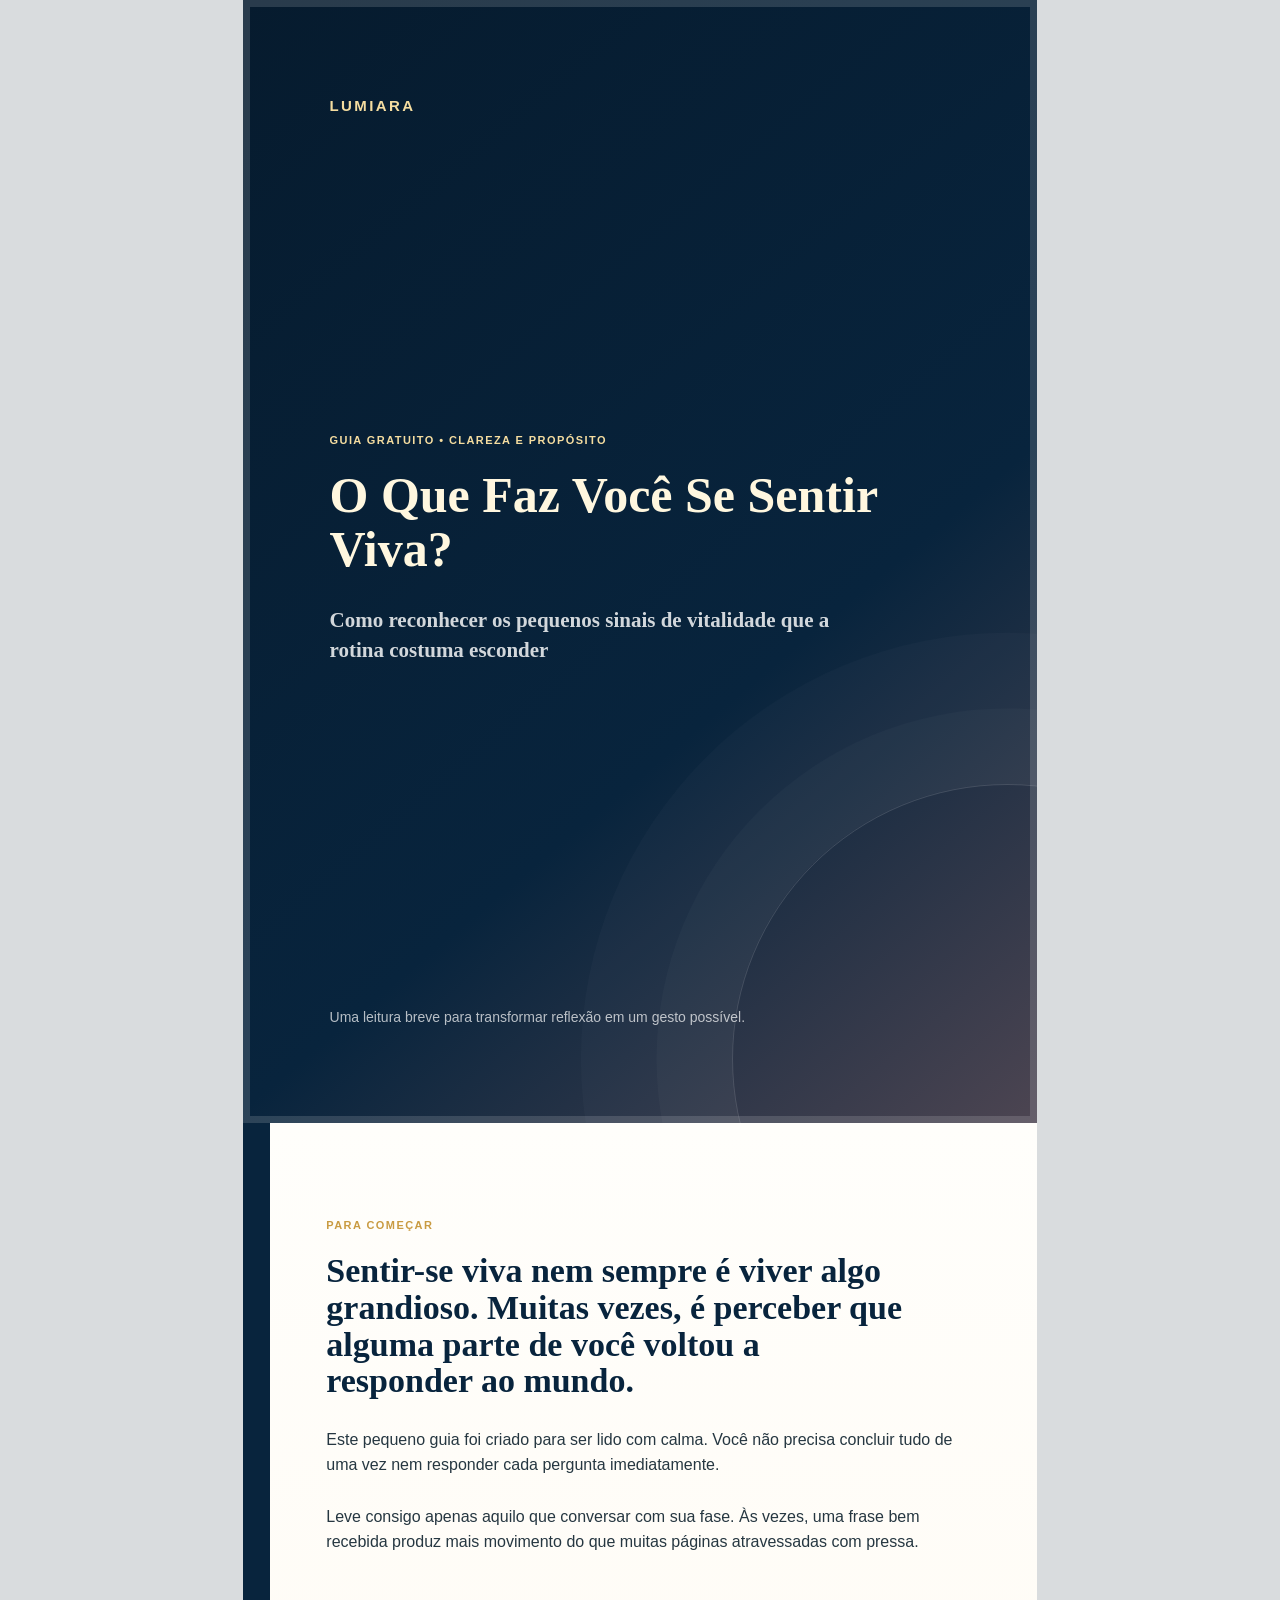
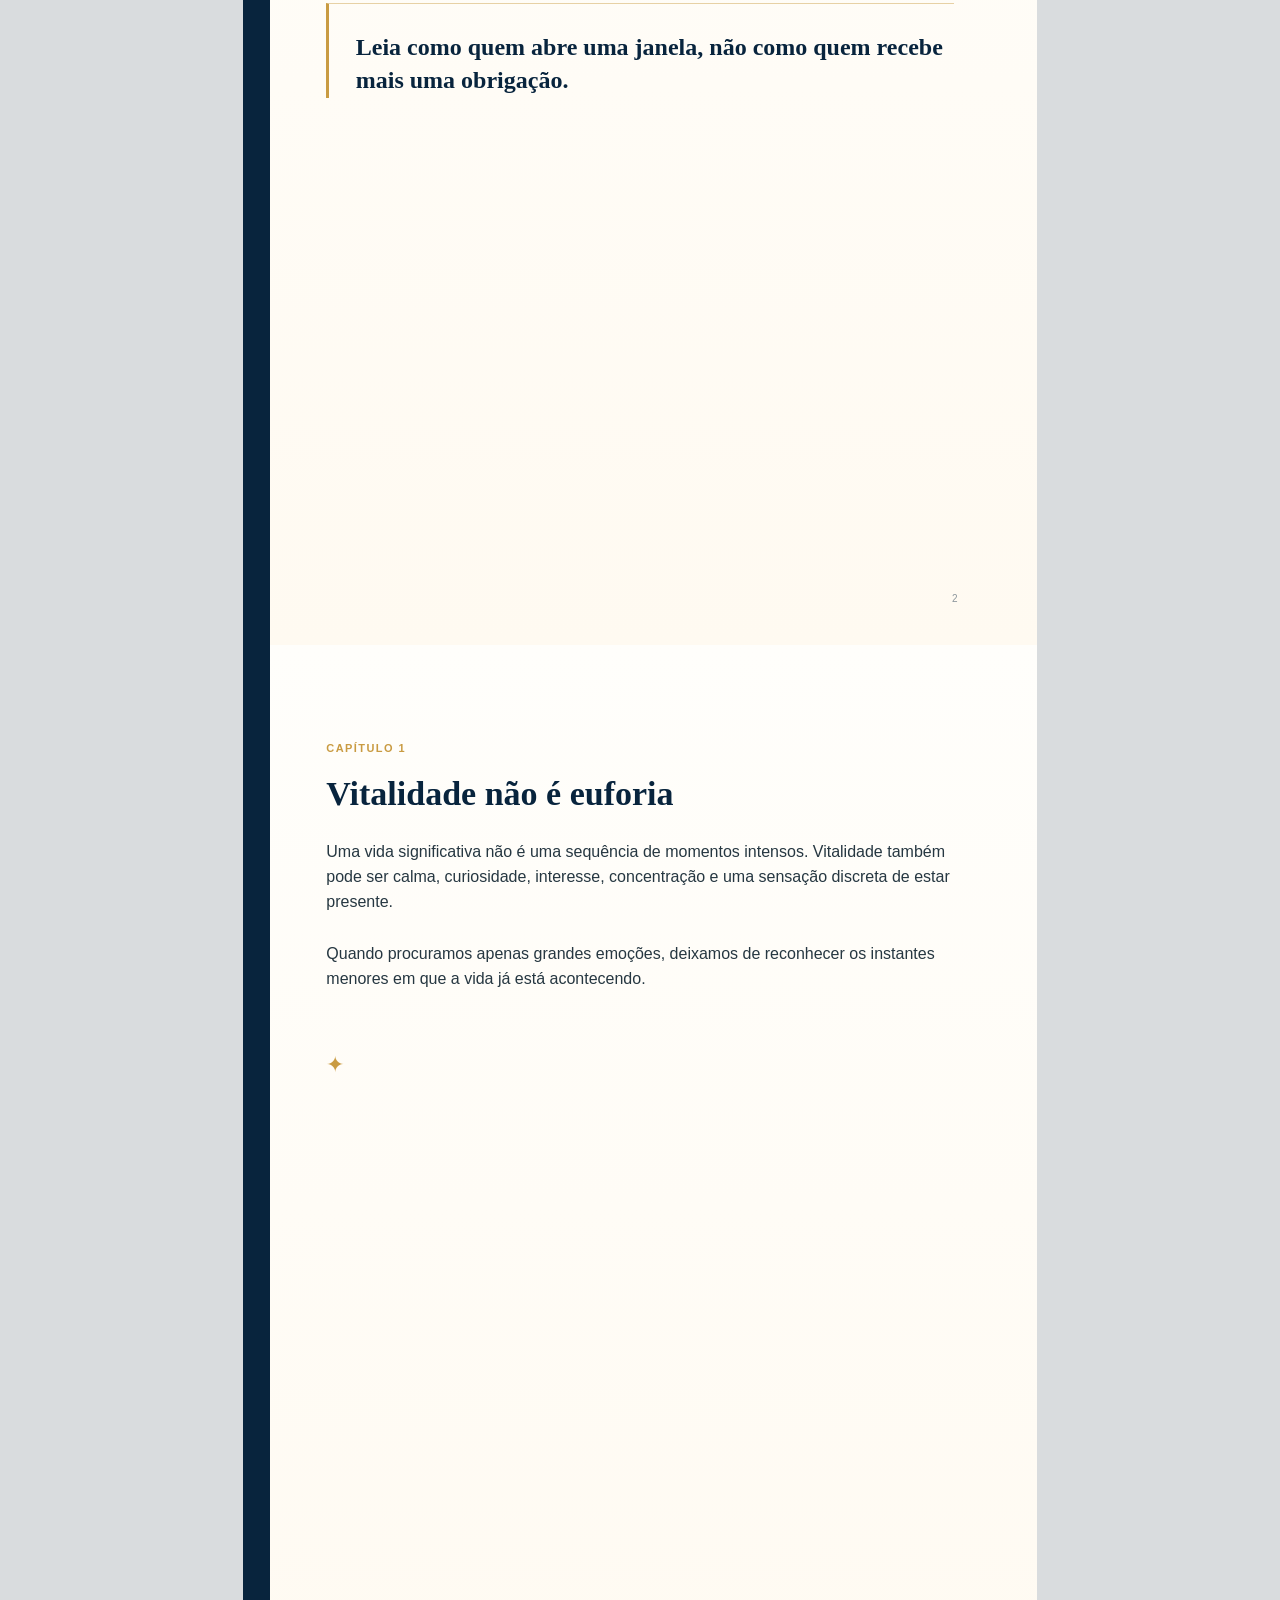
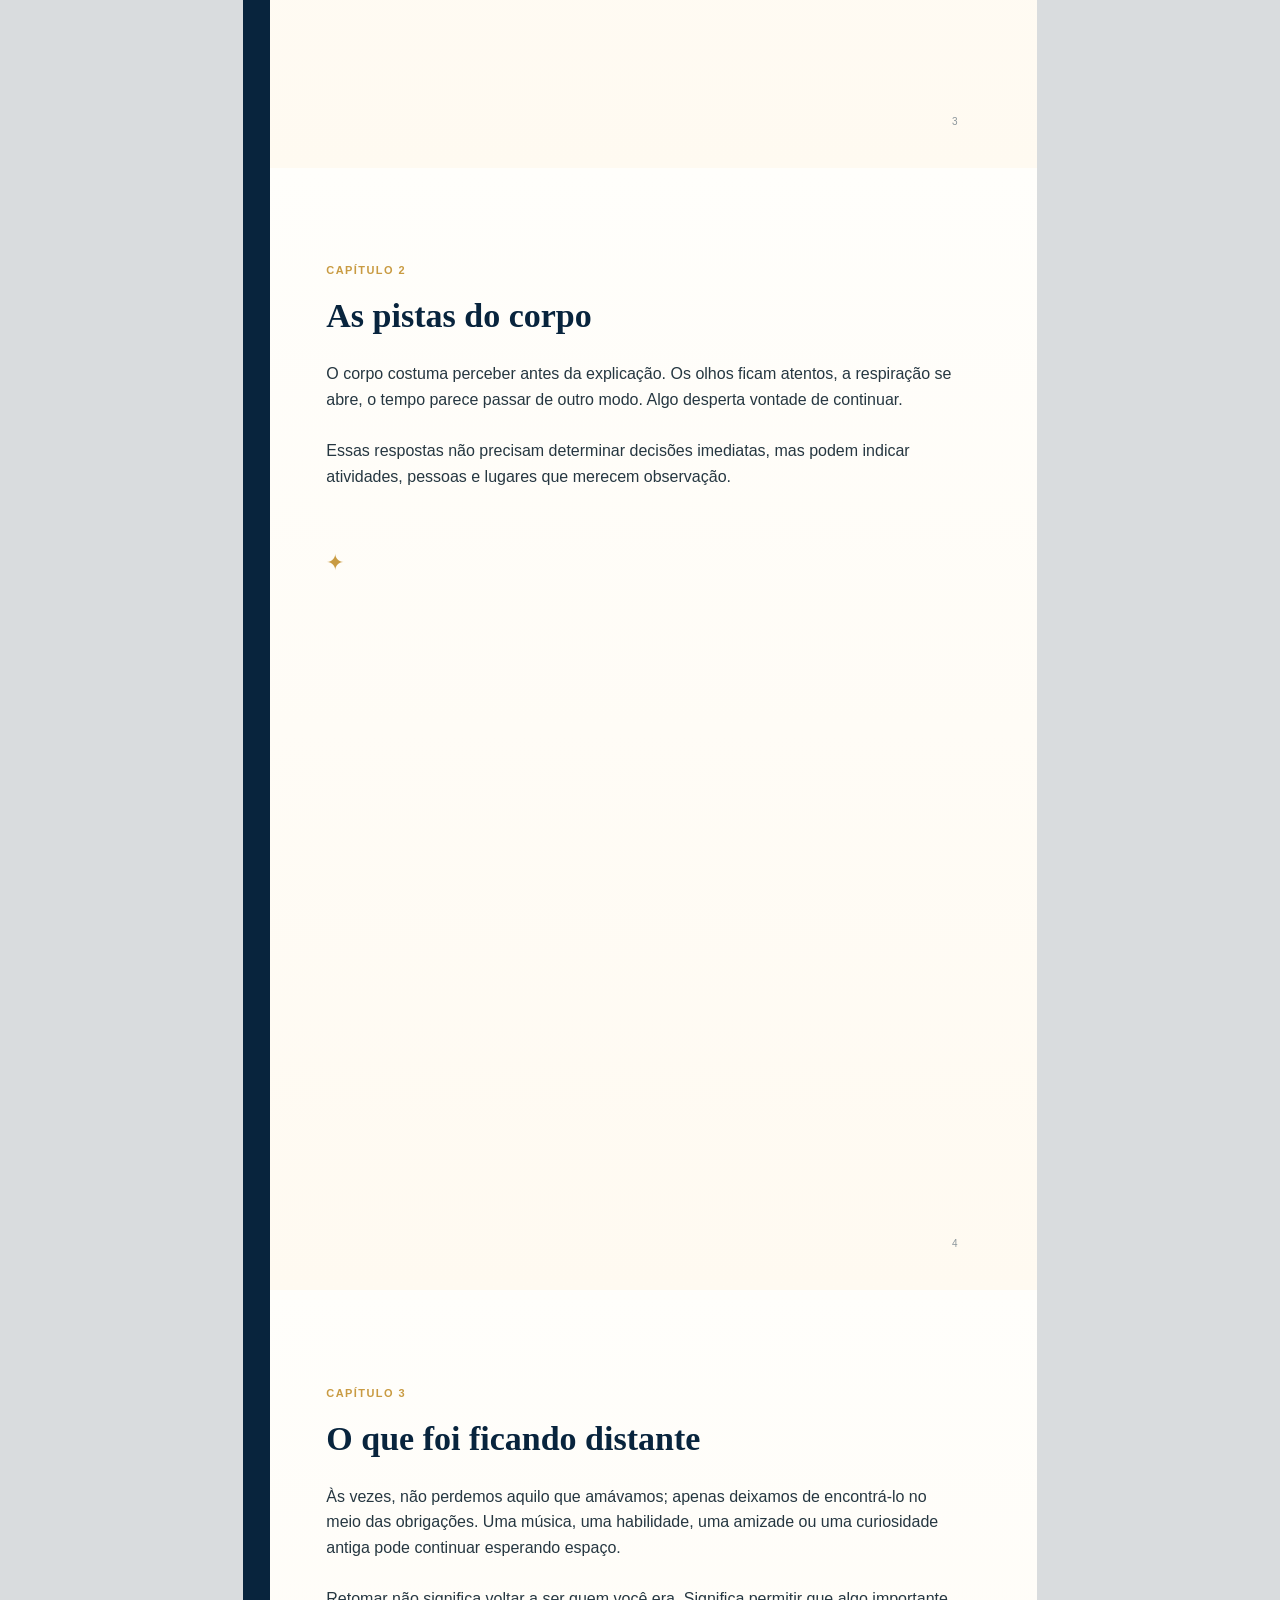
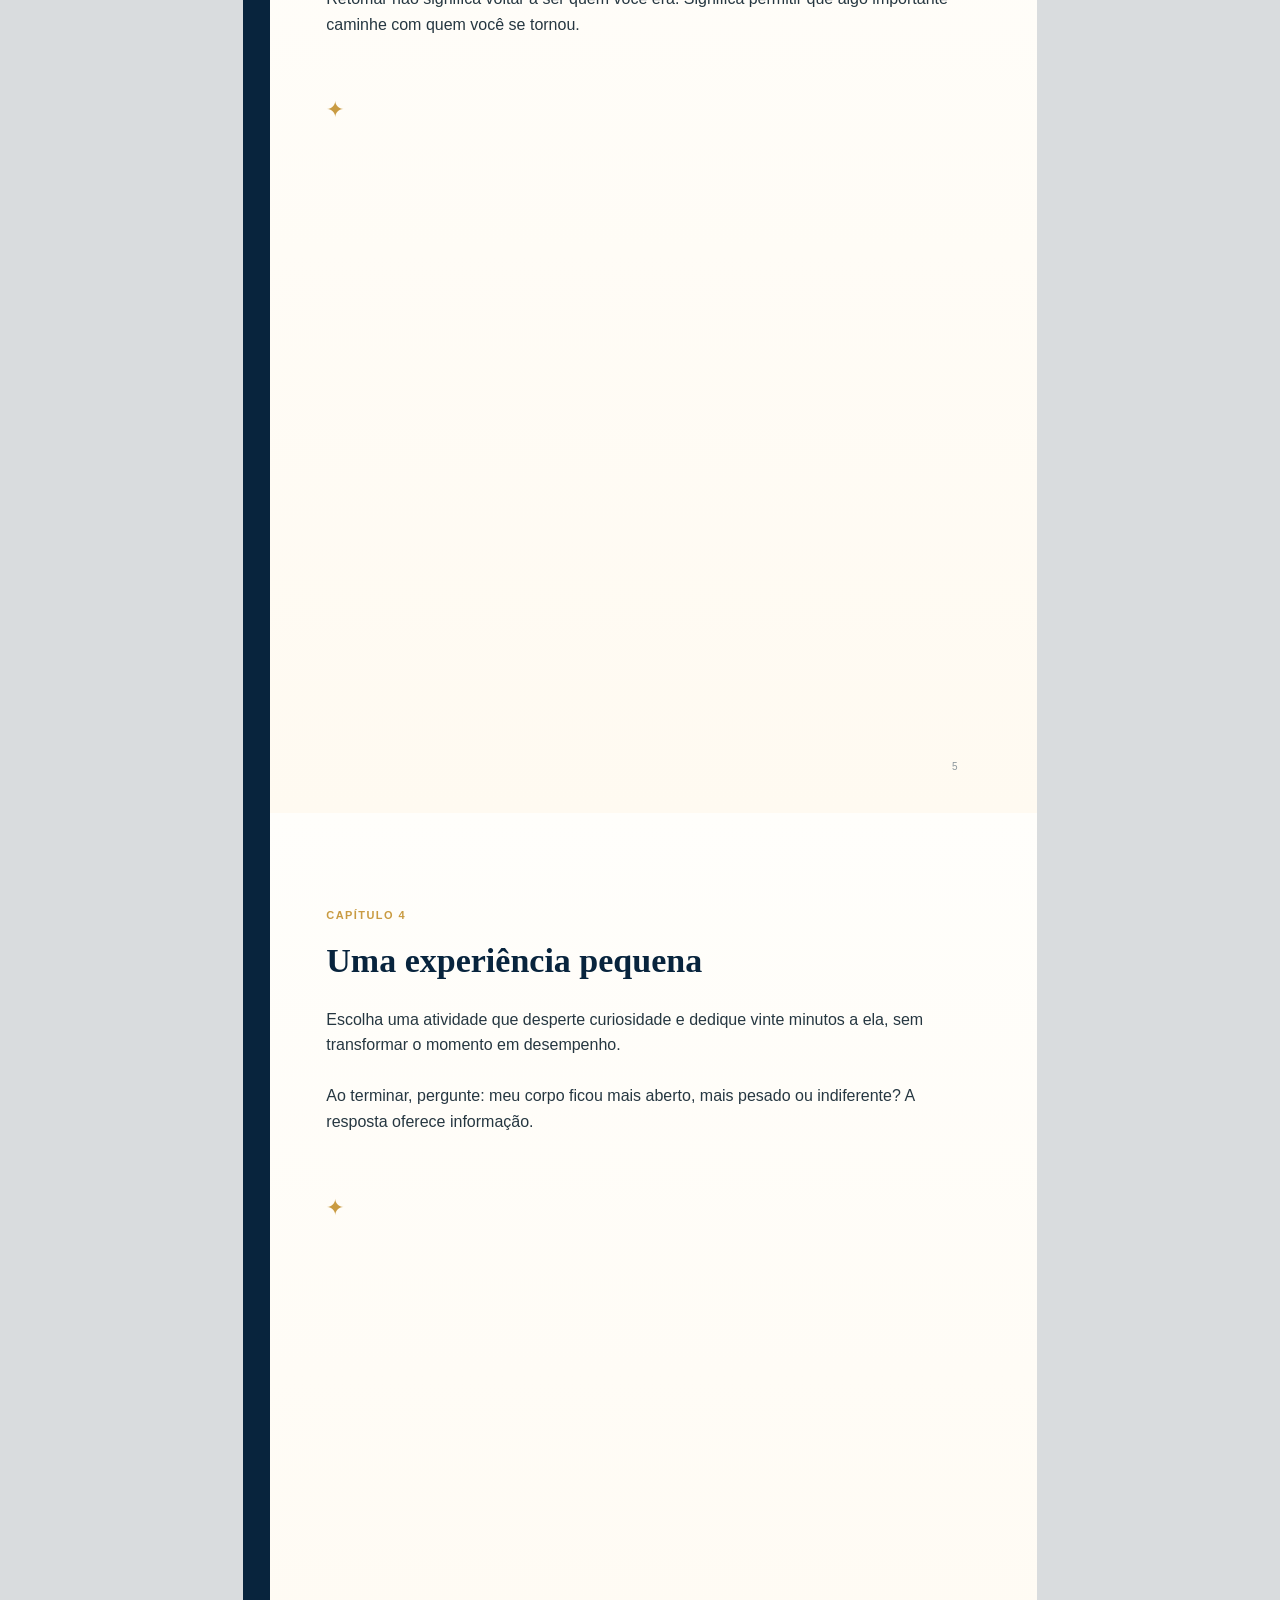
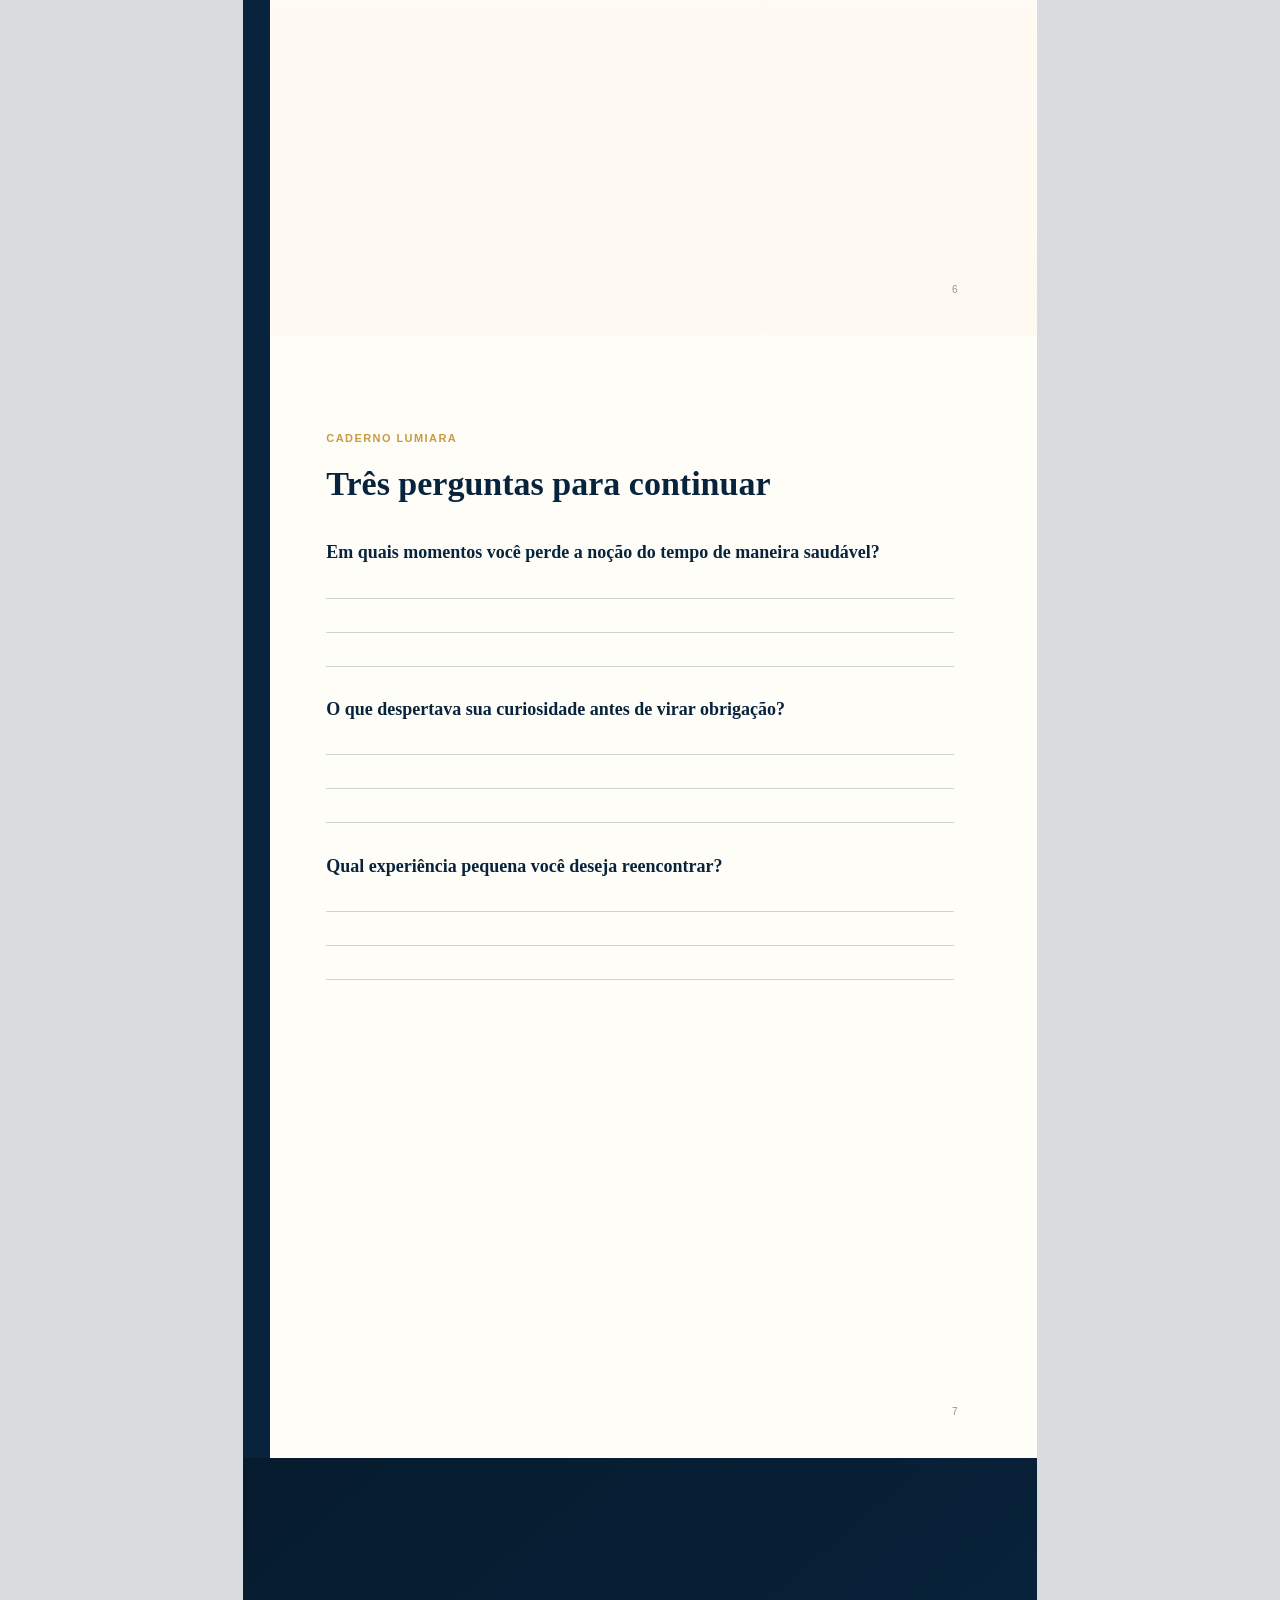
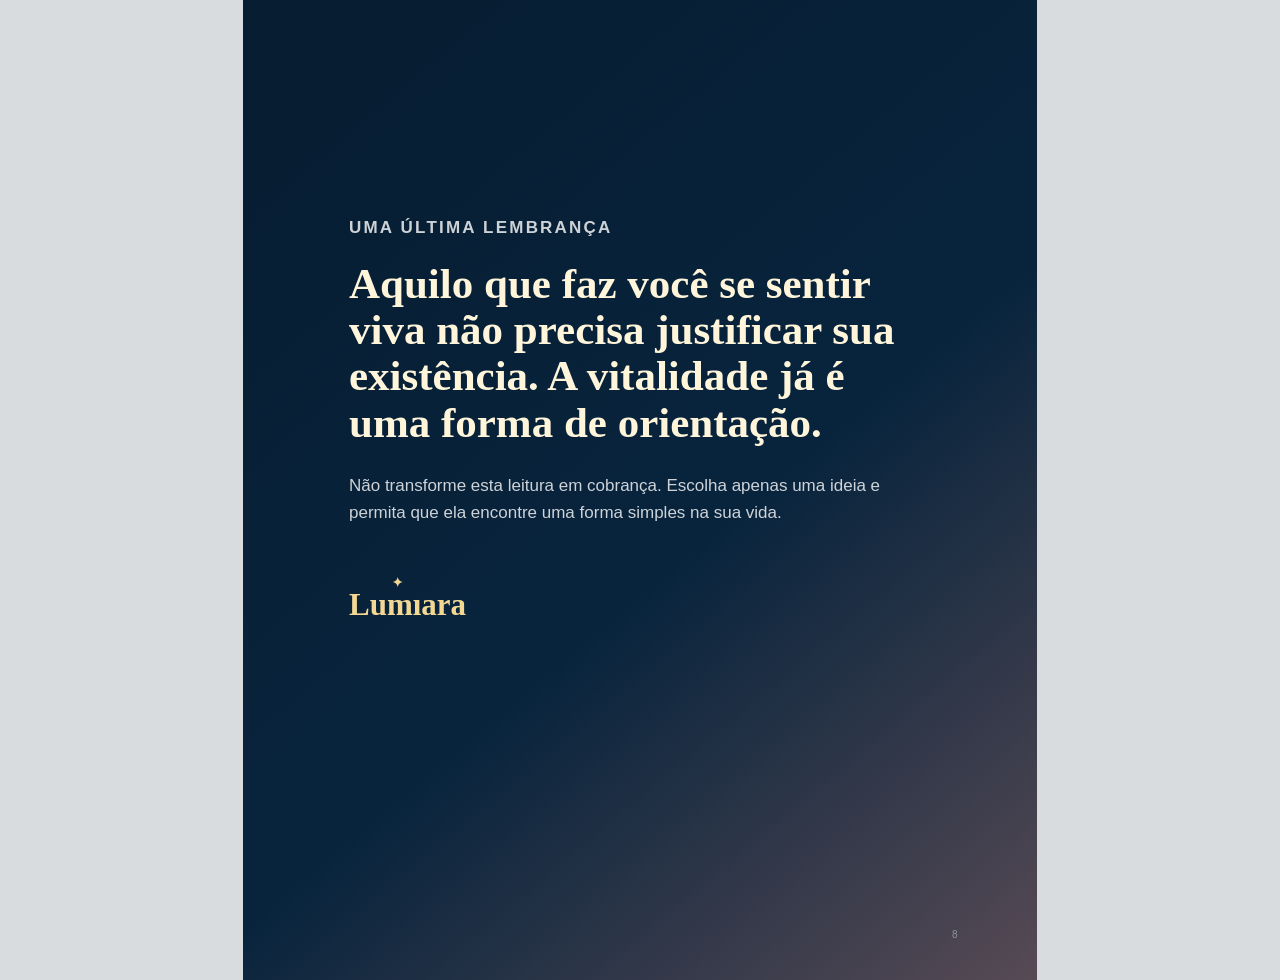
<file: pdfs/o-que-faz-voce-se-sentir-viva-lumiara.html>
<!doctype html>
<html lang="pt-BR">
<head>
  <meta charset="utf-8">
  <meta name="viewport" content="width=device-width, initial-scale=1">
  <title>O Que Faz Você Se Sentir Viva? | Lumiara</title>
  <style>
    @page { size:A4; margin:0; }
    :root { --navy:#08243d; --gold:#c99b42; --paper:#fffdf8; --ink:#263741; --muted:#61717a; }
    * { box-sizing:border-box; }
    body { margin:0; background:#d9dcde; color:var(--ink); font-family:"Segoe UI",Arial,sans-serif; line-height:1.58; }
    .page { position:relative; width:210mm; height:297mm; margin:0 auto; overflow:hidden; page-break-after:always; background:var(--paper); }
    .page:last-child { page-break-after:auto; }
    .page-inner { position:relative; height:100%; padding:25mm 22mm 20mm; }
    .cover { color:#fff; background:linear-gradient(140deg,#061b2e 0%,#08243d 62%,var(--accent) 160%); }
    .cover::before { content:""; position:absolute; width:145mm; height:145mm; right:-65mm; bottom:-56mm; border:1px solid rgba(255,255,255,.14); border-radius:50%; box-shadow:0 0 0 20mm rgba(255,255,255,.025),0 0 0 40mm rgba(255,255,255,.02); }
    .cover-frame { position:relative; z-index:1; display:flex; height:100%; flex-direction:column; justify-content:space-between; padding:23mm 21mm; border:2mm solid rgba(255,255,255,.14); }
    .brand { color:#f5dda0; font-size:15px; font-weight:900; letter-spacing:.16em; text-transform:uppercase; }
    .kicker,.eyebrow { margin:0 0 5mm; color:var(--gold); font-size:11px; font-weight:900; letter-spacing:.13em; text-transform:uppercase; }
    .cover .kicker { color:#f5dda0; }
    h1,h2 { margin:0; font-family:Georgia,"Times New Roman",serif; line-height:1.08; }
    h1 { max-width:154mm; color:#fff7df; font-size:50px; }
    h2 { max-width:155mm; color:var(--navy); font-size:34px; }
    .subtitle { max-width:135mm; margin:8mm 0 0; color:rgba(255,255,255,.82); font:700 21px/1.42 Georgia,serif; }
    .cover-note { max-width:125mm; color:rgba(255,255,255,.7); font-size:14px; }
    .text-page { background:linear-gradient(180deg,#fffefb,#fffaf1); }
    .text-page::before,.exercise-page::before { content:""; position:absolute; inset:0 auto 0 0; width:7mm; background:var(--navy); }
    p { margin:7mm 0 0; font-size:16px; }
    blockquote { margin:13mm 0 0; padding:7mm 0 0 7mm; border-top:1px solid rgba(201,155,66,.45); border-left:3px solid var(--gold); color:var(--navy); font:700 24px/1.4 Georgia,serif; }
    .pause-mark { margin-top:15mm; color:var(--gold); font-size:22px; }
    .page-number { position:absolute; right:21mm; bottom:10mm; color:#8c969c; font-size:10px; }
    .questions { margin-top:10mm; }
    .questions div { margin-bottom:8mm; }
    .questions strong { display:block; color:var(--navy); font:700 18px/1.35 Georgia,serif; }
    .questions span { display:block; height:9mm; border-bottom:1px solid rgba(8,36,61,.2); }
    .closing-page { color:#fff; background:linear-gradient(140deg,#061b2e,#08243d 60%,var(--accent) 150%); }
    .closing-page .page-inner { display:flex; flex-direction:column; justify-content:center; padding:28mm; }
    .closing-page h2 { color:#fff5da; font-size:43px; }
    .closing-page p { max-width:145mm; color:rgba(255,255,255,.8); font-size:17px; }
    .signature { position:relative; align-self:flex-start; margin-top:16mm!important; color:#f3d894!important; font:700 31px Georgia,serif!important; }
    .signature span { position:absolute; left:43px; top:-12px; color:#f3d894; font-size:13px; }
    @media print { body { background:none; } .page { margin:0; } }
  </style>
</head>
<body><section class="page cover" style="--accent:#b97972">
    <div class="cover-frame">
      <div class="brand">Lumiara</div>
      <div>
        <p class="kicker">Guia gratuito • Clareza e Propósito</p>
        <h1>O Que Faz Você Se Sentir Viva?</h1>
        <p class="subtitle">Como reconhecer os pequenos sinais de vitalidade que a rotina costuma esconder</p>
      </div>
      <p class="cover-note">Uma leitura breve para transformar reflexão em um gesto possível.</p>
    </div>
  </section>
<section class="page text-page"><div class="page-inner">
    <p class="eyebrow">Para começar</p>
    <h2>Sentir-se viva nem sempre é viver algo grandioso. Muitas vezes, é perceber que alguma parte de você voltou a responder ao mundo.</h2>
    <p>Este pequeno guia foi criado para ser lido com calma. Você não precisa concluir tudo de uma vez nem responder cada pergunta imediatamente.</p>
    <p>Leve consigo apenas aquilo que conversar com sua fase. Às vezes, uma frase bem recebida produz mais movimento do que muitas páginas atravessadas com pressa.</p>
    <blockquote>Leia como quem abre uma janela, não como quem recebe mais uma obrigação.</blockquote>
    <span class="page-number">2</span>
  </div></section>
<section class="page text-page"><div class="page-inner">
      <p class="eyebrow">Capítulo 1</p>
      <h2>Vitalidade não é euforia</h2>
      <p>Uma vida significativa não é uma sequência de momentos intensos. Vitalidade também pode ser calma, curiosidade, interesse, concentração e uma sensação discreta de estar presente.</p><p>Quando procuramos apenas grandes emoções, deixamos de reconhecer os instantes menores em que a vida já está acontecendo.</p>
      <div class="pause-mark">✦</div>
      <span class="page-number">3</span>
    </div></section>
<section class="page text-page"><div class="page-inner">
      <p class="eyebrow">Capítulo 2</p>
      <h2>As pistas do corpo</h2>
      <p>O corpo costuma perceber antes da explicação. Os olhos ficam atentos, a respiração se abre, o tempo parece passar de outro modo. Algo desperta vontade de continuar.</p><p>Essas respostas não precisam determinar decisões imediatas, mas podem indicar atividades, pessoas e lugares que merecem observação.</p>
      <div class="pause-mark">✦</div>
      <span class="page-number">4</span>
    </div></section>
<section class="page text-page"><div class="page-inner">
      <p class="eyebrow">Capítulo 3</p>
      <h2>O que foi ficando distante</h2>
      <p>Às vezes, não perdemos aquilo que amávamos; apenas deixamos de encontrá-lo no meio das obrigações. Uma música, uma habilidade, uma amizade ou uma curiosidade antiga pode continuar esperando espaço.</p><p>Retomar não significa voltar a ser quem você era. Significa permitir que algo importante caminhe com quem você se tornou.</p>
      <div class="pause-mark">✦</div>
      <span class="page-number">5</span>
    </div></section>
<section class="page text-page"><div class="page-inner">
      <p class="eyebrow">Capítulo 4</p>
      <h2>Uma experiência pequena</h2>
      <p>Escolha uma atividade que desperte curiosidade e dedique vinte minutos a ela, sem transformar o momento em desempenho.</p><p>Ao terminar, pergunte: meu corpo ficou mais aberto, mais pesado ou indiferente? A resposta oferece informação.</p>
      <div class="pause-mark">✦</div>
      <span class="page-number">6</span>
    </div></section>
<section class="page exercise-page"><div class="page-inner">
    <p class="eyebrow">Caderno Lumiara</p>
    <h2>Três perguntas para continuar</h2>
    <div class="questions"><div><strong>Em quais momentos você perde a noção do tempo de maneira saudável?</strong><span></span><span></span><span></span></div><div><strong>O que despertava sua curiosidade antes de virar obrigação?</strong><span></span><span></span><span></span></div><div><strong>Qual experiência pequena você deseja reencontrar?</strong><span></span><span></span><span></span></div></div>
    <span class="page-number">7</span>
  </div></section>
<section class="page closing-page" style="--accent:#b97972"><div class="page-inner">
    <p class="eyebrow">Uma última lembrança</p>
    <h2>Aquilo que faz você se sentir viva não precisa justificar sua existência. A vitalidade já é uma forma de orientação.</h2>
    <p>Não transforme esta leitura em cobrança. Escolha apenas uma ideia e permita que ela encontre uma forma simples na sua vida.</p>
    <p class="signature">Lumıara<span>✦</span></p>
    <span class="page-number">8</span>
  </div></section></body>
</html>
</file>
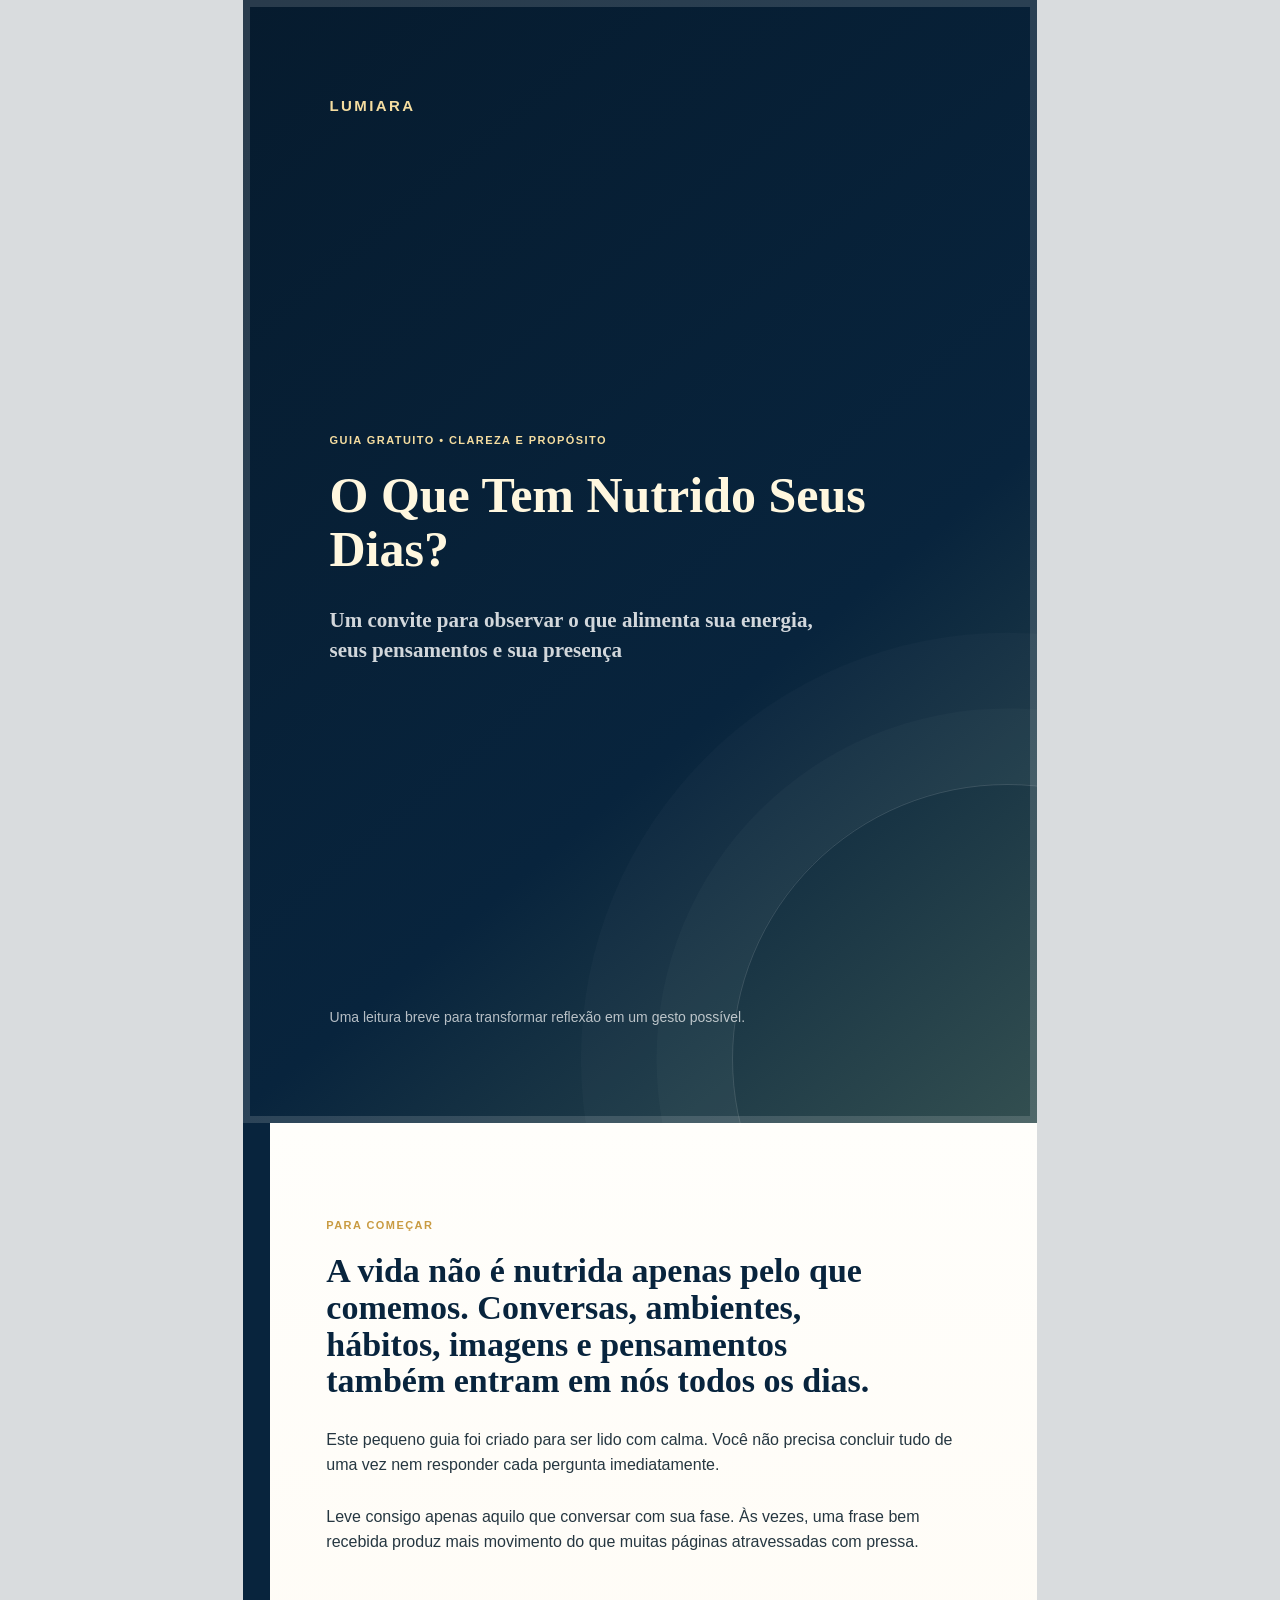
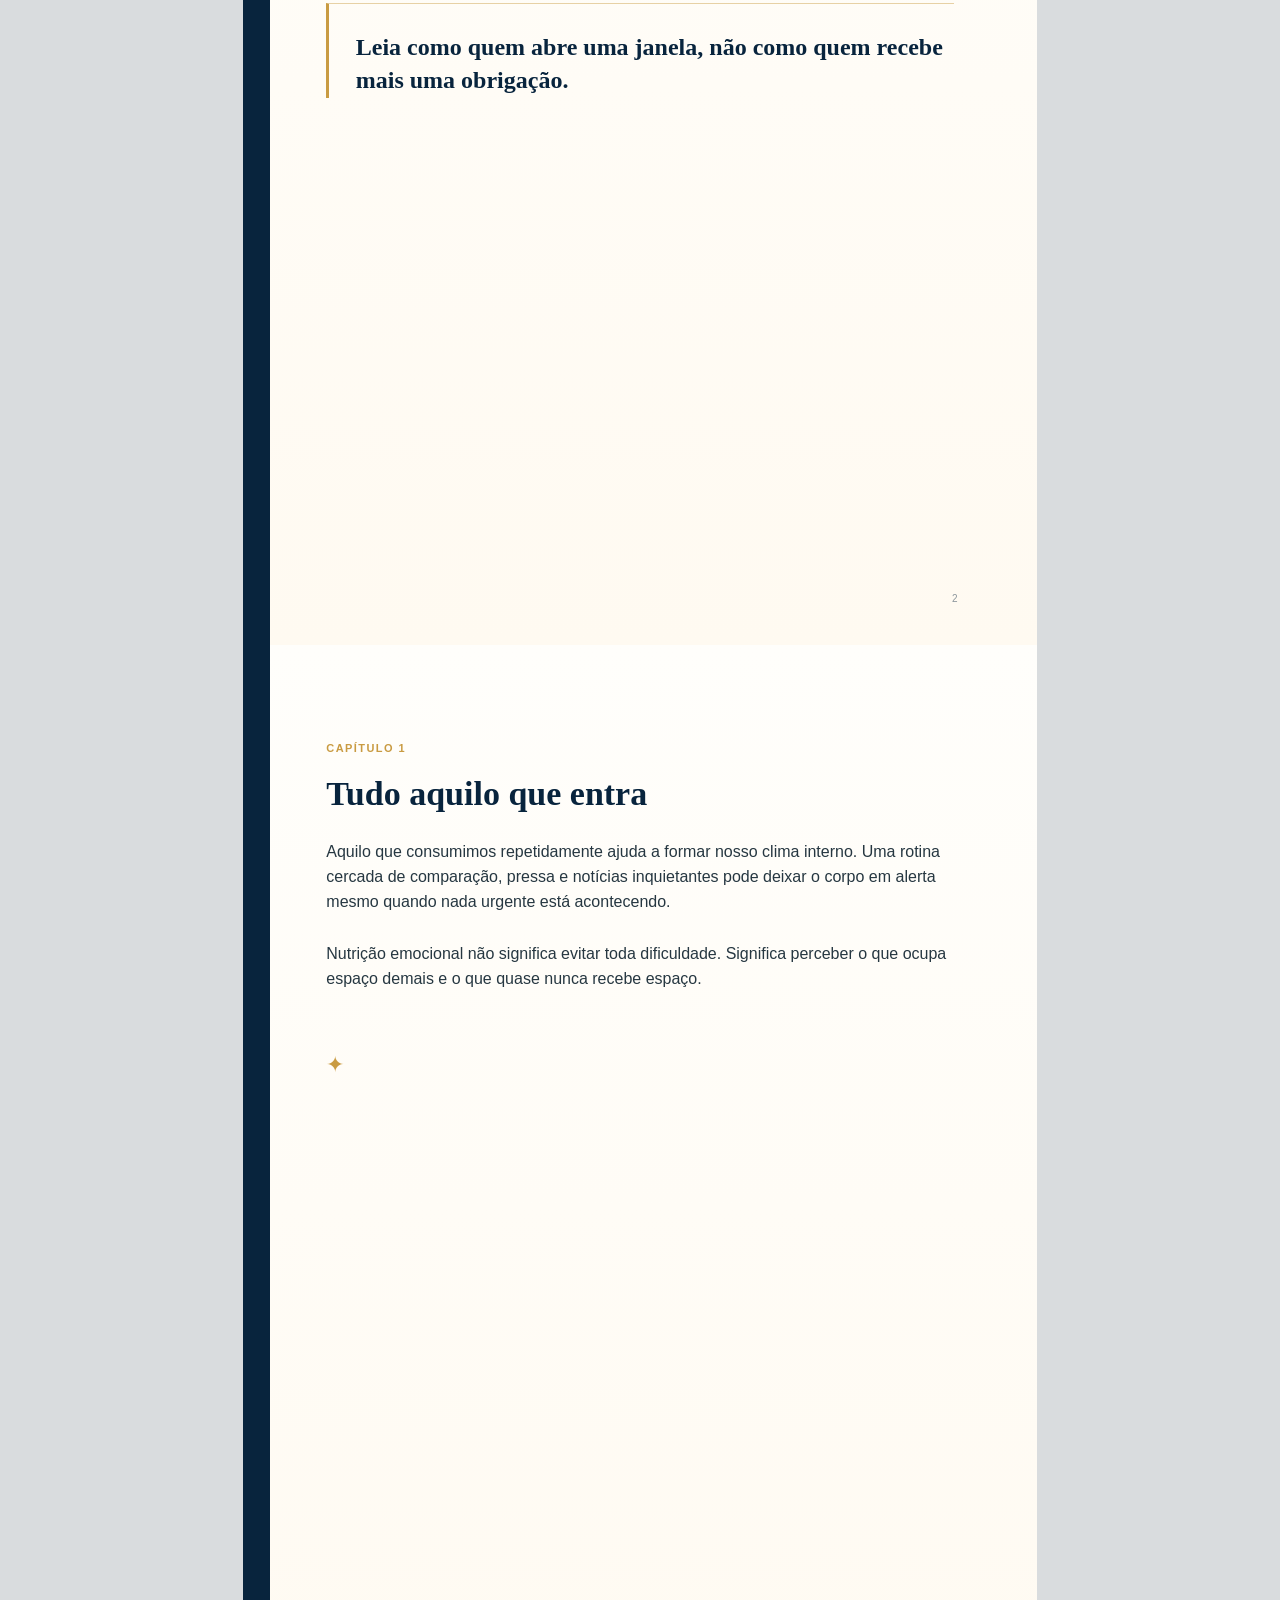
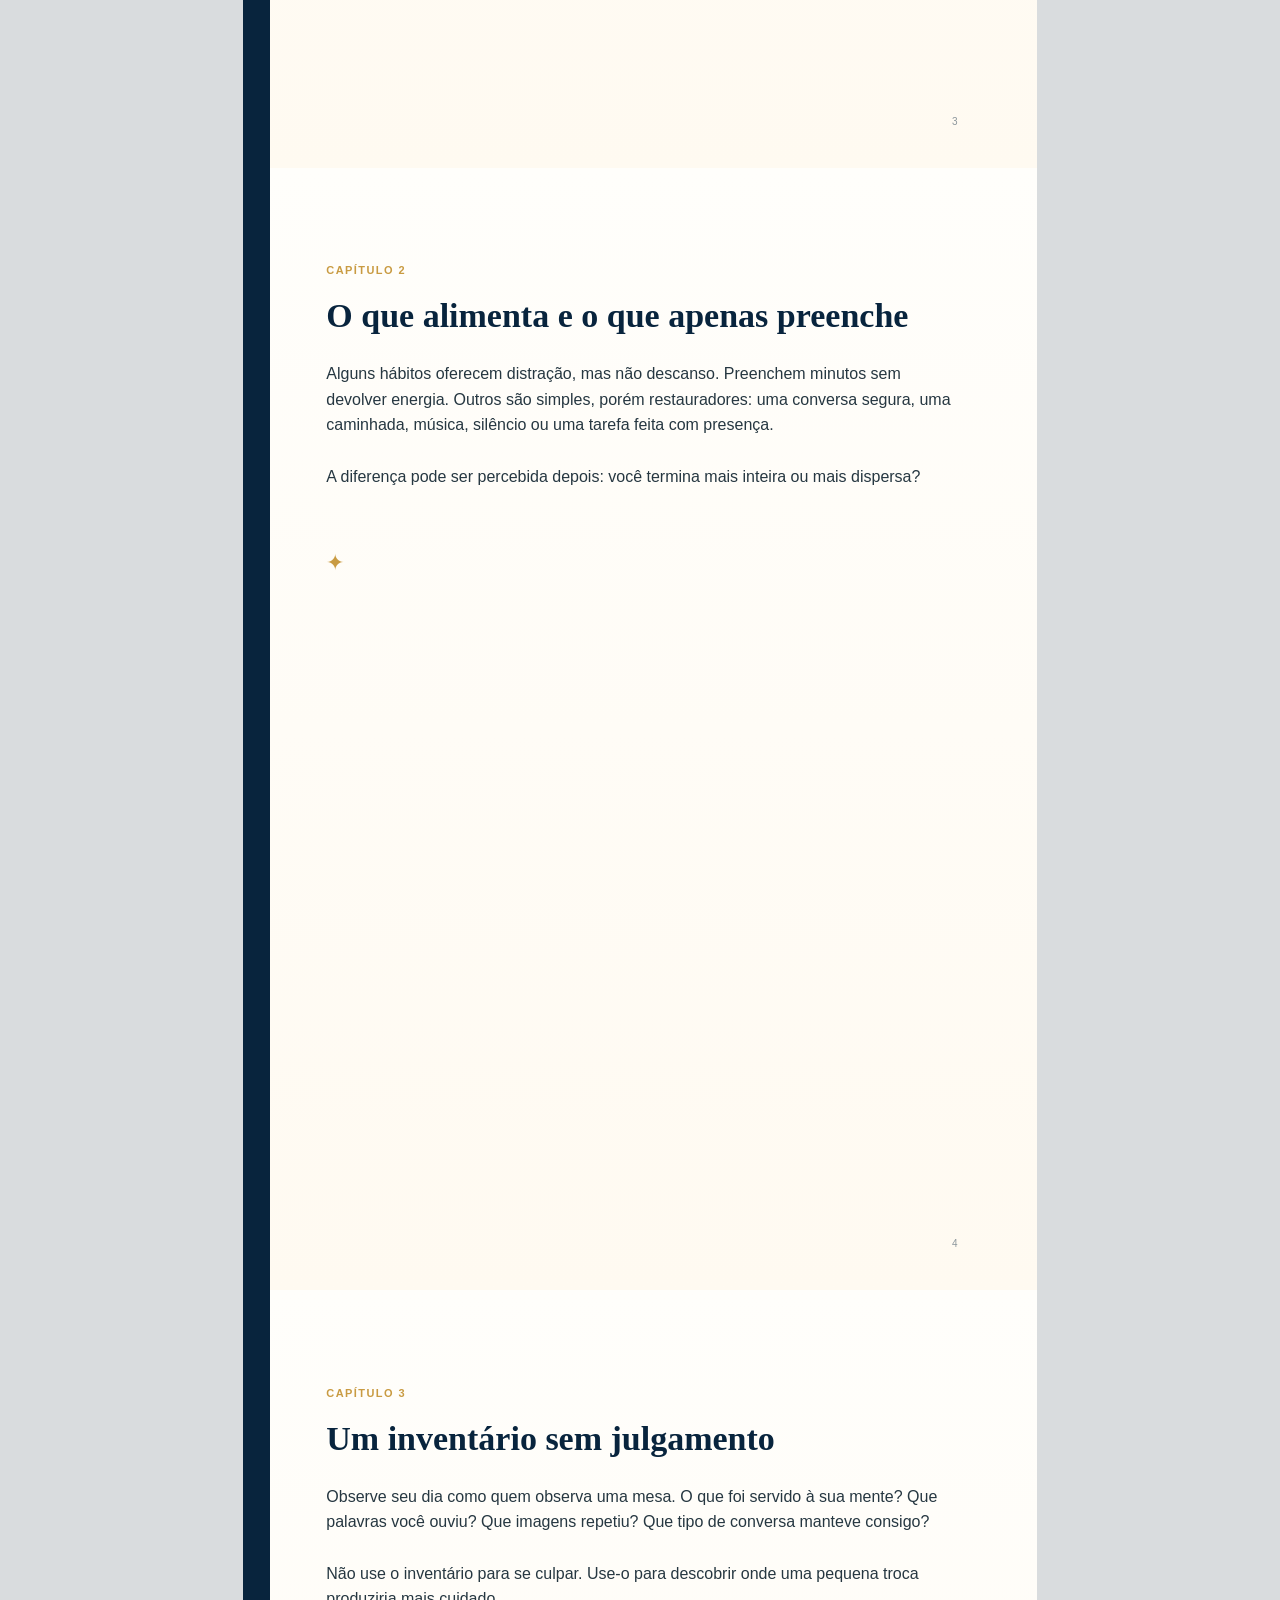
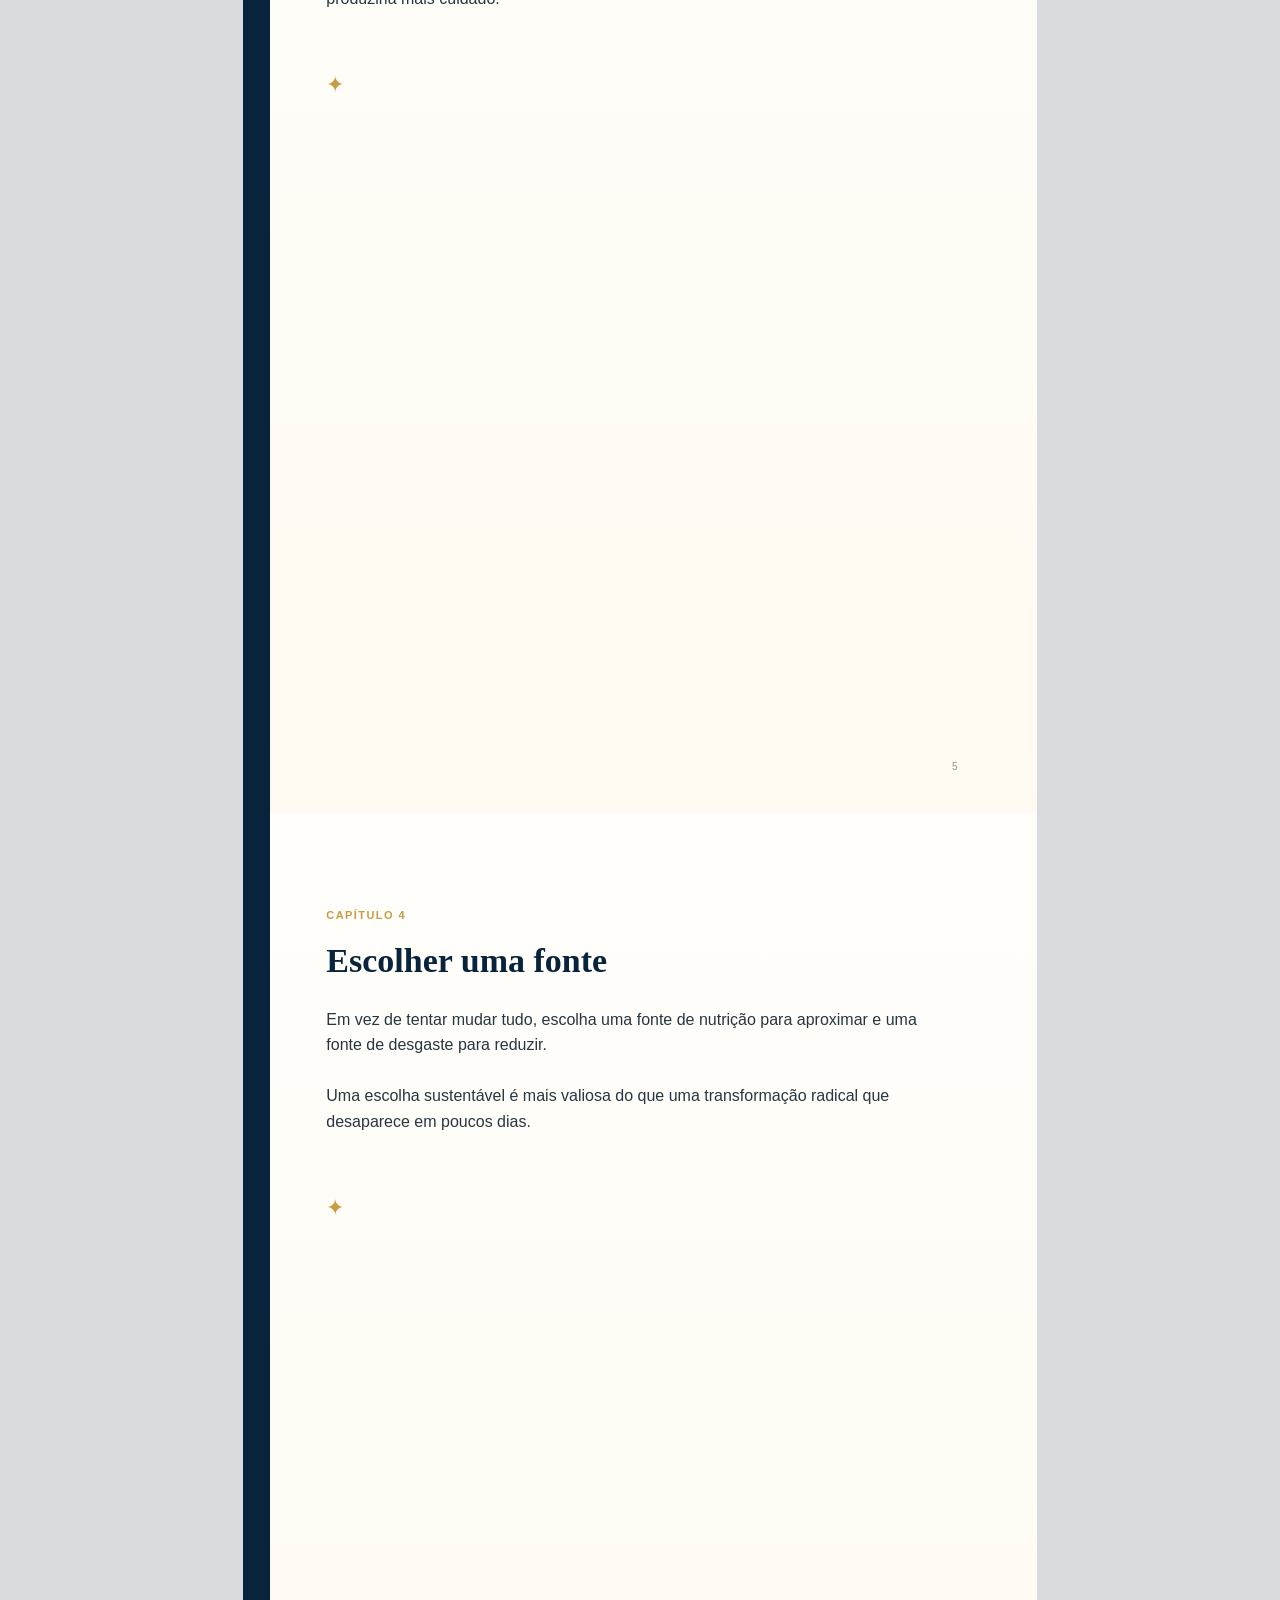
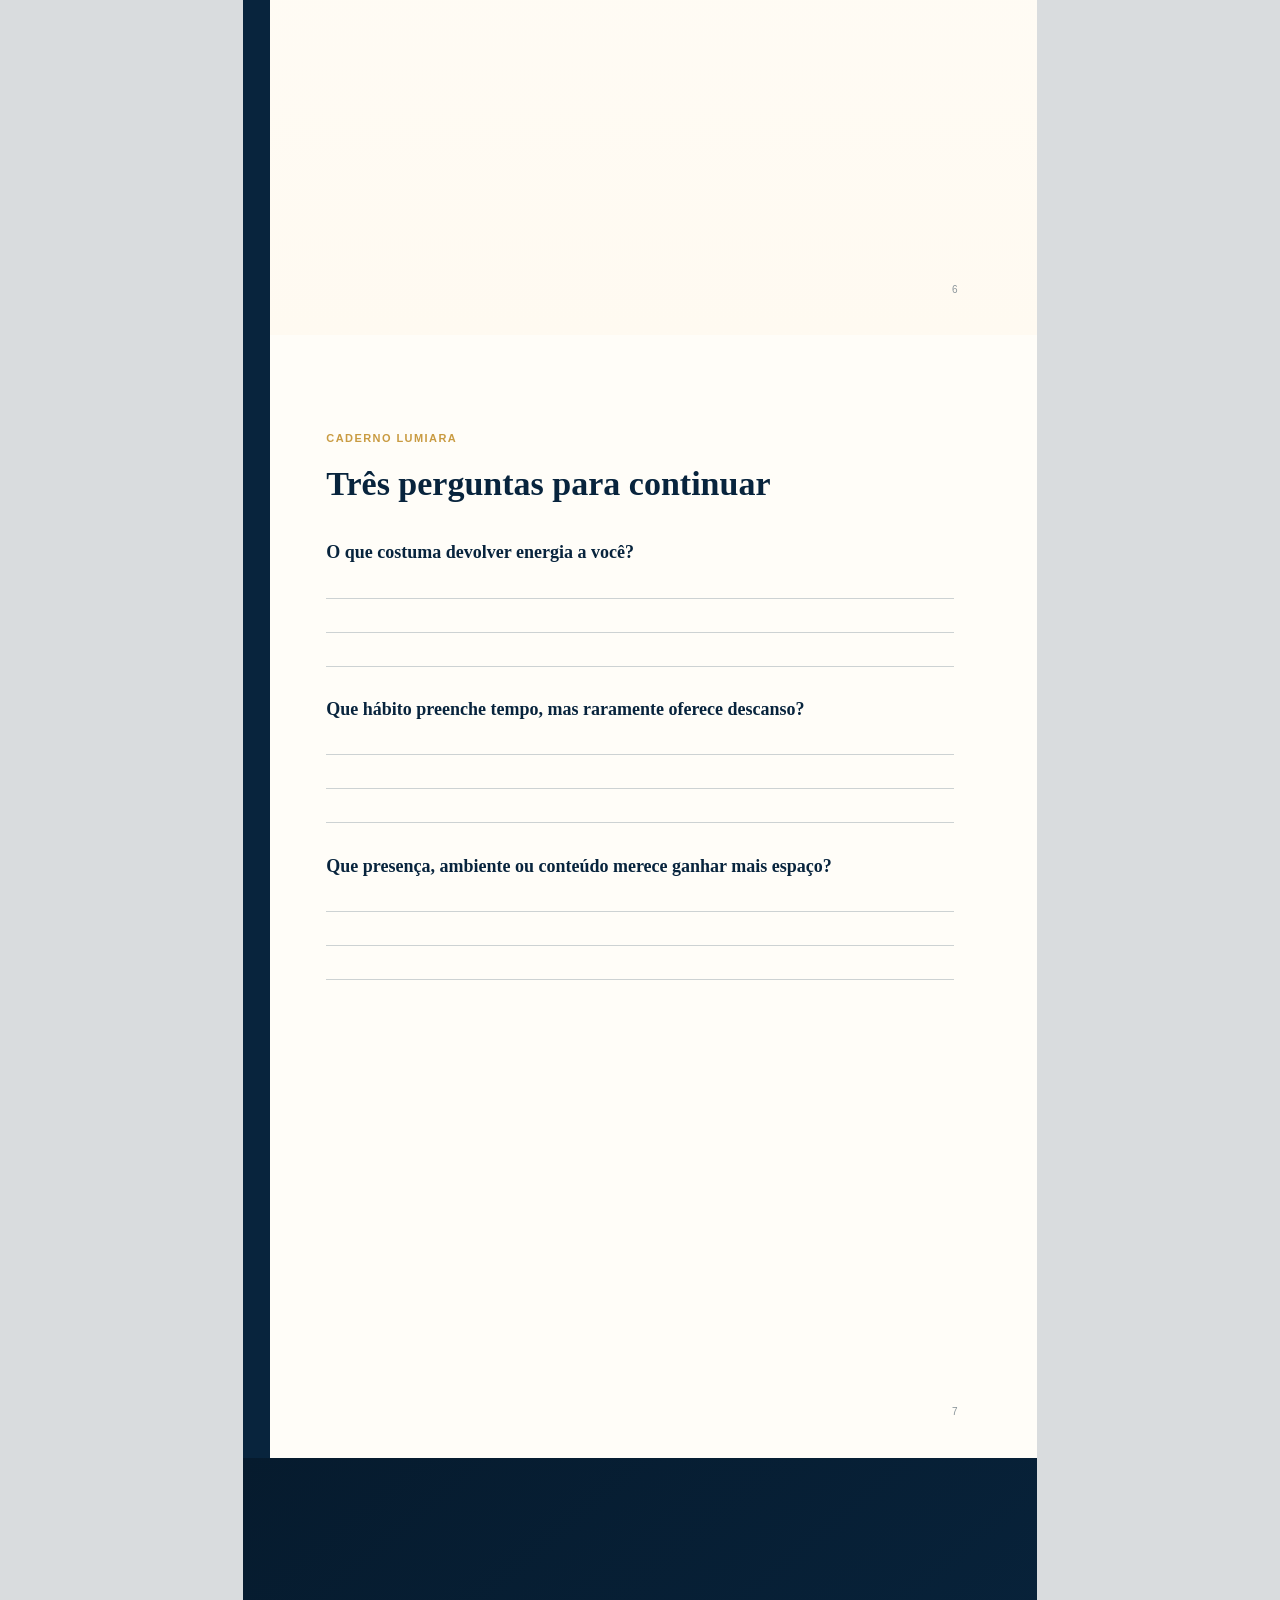
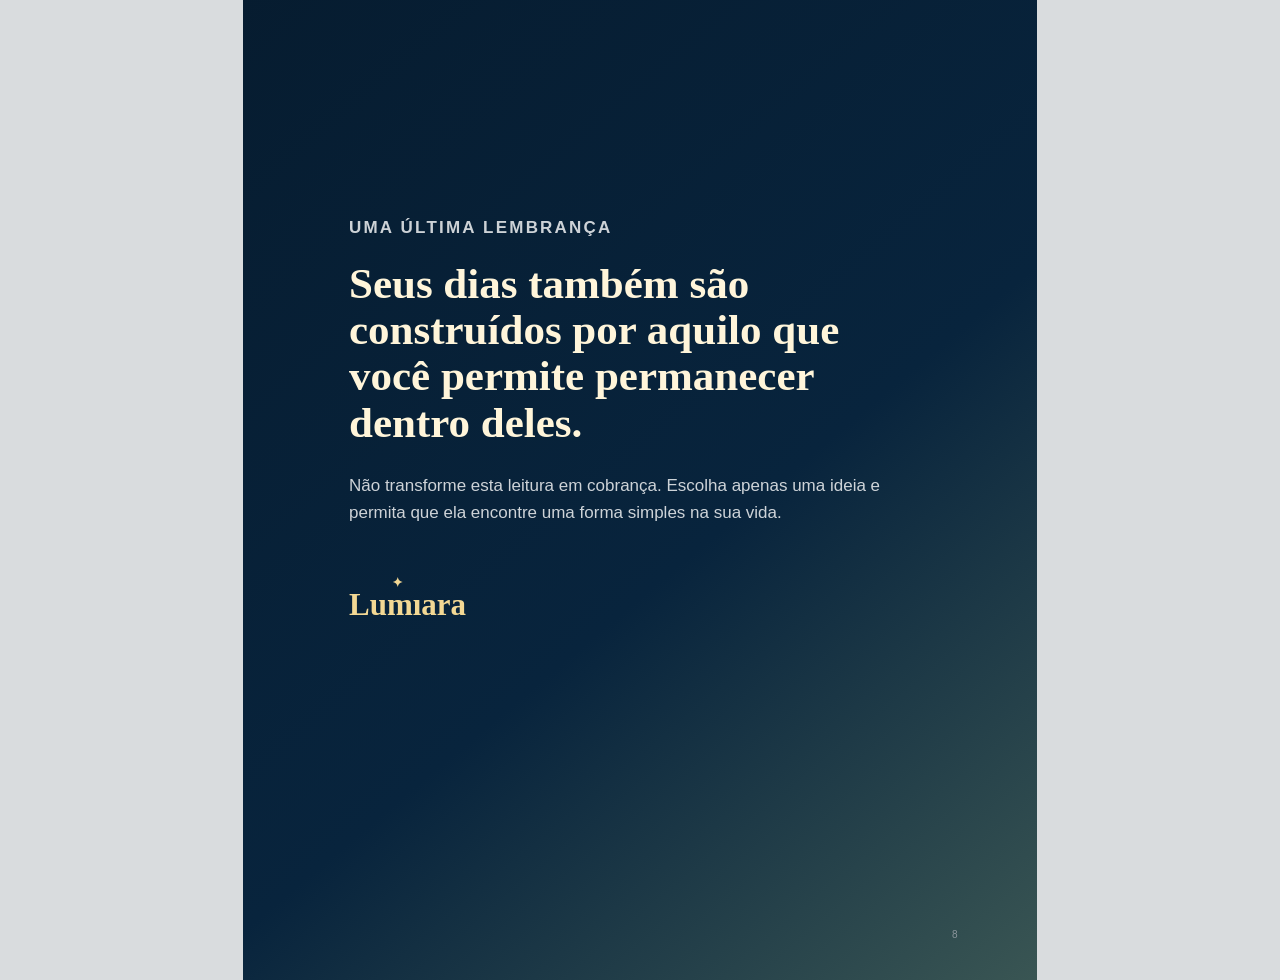
<file: pdfs/o-que-tem-nutrido-seus-dias-lumiara.html>
<!doctype html>
<html lang="pt-BR">
<head>
  <meta charset="utf-8">
  <meta name="viewport" content="width=device-width, initial-scale=1">
  <title>O Que Tem Nutrido Seus Dias? | Lumiara</title>
  <style>
    @page { size:A4; margin:0; }
    :root { --navy:#08243d; --gold:#c99b42; --paper:#fffdf8; --ink:#263741; --muted:#61717a; }
    * { box-sizing:border-box; }
    body { margin:0; background:#d9dcde; color:var(--ink); font-family:"Segoe UI",Arial,sans-serif; line-height:1.58; }
    .page { position:relative; width:210mm; height:297mm; margin:0 auto; overflow:hidden; page-break-after:always; background:var(--paper); }
    .page:last-child { page-break-after:auto; }
    .page-inner { position:relative; height:100%; padding:25mm 22mm 20mm; }
    .cover { color:#fff; background:linear-gradient(140deg,#061b2e 0%,#08243d 62%,var(--accent) 160%); }
    .cover::before { content:""; position:absolute; width:145mm; height:145mm; right:-65mm; bottom:-56mm; border:1px solid rgba(255,255,255,.14); border-radius:50%; box-shadow:0 0 0 20mm rgba(255,255,255,.025),0 0 0 40mm rgba(255,255,255,.02); }
    .cover-frame { position:relative; z-index:1; display:flex; height:100%; flex-direction:column; justify-content:space-between; padding:23mm 21mm; border:2mm solid rgba(255,255,255,.14); }
    .brand { color:#f5dda0; font-size:15px; font-weight:900; letter-spacing:.16em; text-transform:uppercase; }
    .kicker,.eyebrow { margin:0 0 5mm; color:var(--gold); font-size:11px; font-weight:900; letter-spacing:.13em; text-transform:uppercase; }
    .cover .kicker { color:#f5dda0; }
    h1,h2 { margin:0; font-family:Georgia,"Times New Roman",serif; line-height:1.08; }
    h1 { max-width:154mm; color:#fff7df; font-size:50px; }
    h2 { max-width:155mm; color:var(--navy); font-size:34px; }
    .subtitle { max-width:135mm; margin:8mm 0 0; color:rgba(255,255,255,.82); font:700 21px/1.42 Georgia,serif; }
    .cover-note { max-width:125mm; color:rgba(255,255,255,.7); font-size:14px; }
    .text-page { background:linear-gradient(180deg,#fffefb,#fffaf1); }
    .text-page::before,.exercise-page::before { content:""; position:absolute; inset:0 auto 0 0; width:7mm; background:var(--navy); }
    p { margin:7mm 0 0; font-size:16px; }
    blockquote { margin:13mm 0 0; padding:7mm 0 0 7mm; border-top:1px solid rgba(201,155,66,.45); border-left:3px solid var(--gold); color:var(--navy); font:700 24px/1.4 Georgia,serif; }
    .pause-mark { margin-top:15mm; color:var(--gold); font-size:22px; }
    .page-number { position:absolute; right:21mm; bottom:10mm; color:#8c969c; font-size:10px; }
    .questions { margin-top:10mm; }
    .questions div { margin-bottom:8mm; }
    .questions strong { display:block; color:var(--navy); font:700 18px/1.35 Georgia,serif; }
    .questions span { display:block; height:9mm; border-bottom:1px solid rgba(8,36,61,.2); }
    .closing-page { color:#fff; background:linear-gradient(140deg,#061b2e,#08243d 60%,var(--accent) 150%); }
    .closing-page .page-inner { display:flex; flex-direction:column; justify-content:center; padding:28mm; }
    .closing-page h2 { color:#fff5da; font-size:43px; }
    .closing-page p { max-width:145mm; color:rgba(255,255,255,.8); font-size:17px; }
    .signature { position:relative; align-self:flex-start; margin-top:16mm!important; color:#f3d894!important; font:700 31px Georgia,serif!important; }
    .signature span { position:absolute; left:43px; top:-12px; color:#f3d894; font-size:13px; }
    @media print { body { background:none; } .page { margin:0; } }
  </style>
</head>
<body><section class="page cover" style="--accent:#77936f">
    <div class="cover-frame">
      <div class="brand">Lumiara</div>
      <div>
        <p class="kicker">Guia gratuito • Clareza e Propósito</p>
        <h1>O Que Tem Nutrido Seus Dias?</h1>
        <p class="subtitle">Um convite para observar o que alimenta sua energia, seus pensamentos e sua presença</p>
      </div>
      <p class="cover-note">Uma leitura breve para transformar reflexão em um gesto possível.</p>
    </div>
  </section>
<section class="page text-page"><div class="page-inner">
    <p class="eyebrow">Para começar</p>
    <h2>A vida não é nutrida apenas pelo que comemos. Conversas, ambientes, hábitos, imagens e pensamentos também entram em nós todos os dias.</h2>
    <p>Este pequeno guia foi criado para ser lido com calma. Você não precisa concluir tudo de uma vez nem responder cada pergunta imediatamente.</p>
    <p>Leve consigo apenas aquilo que conversar com sua fase. Às vezes, uma frase bem recebida produz mais movimento do que muitas páginas atravessadas com pressa.</p>
    <blockquote>Leia como quem abre uma janela, não como quem recebe mais uma obrigação.</blockquote>
    <span class="page-number">2</span>
  </div></section>
<section class="page text-page"><div class="page-inner">
      <p class="eyebrow">Capítulo 1</p>
      <h2>Tudo aquilo que entra</h2>
      <p>Aquilo que consumimos repetidamente ajuda a formar nosso clima interno. Uma rotina cercada de comparação, pressa e notícias inquietantes pode deixar o corpo em alerta mesmo quando nada urgente está acontecendo.</p><p>Nutrição emocional não significa evitar toda dificuldade. Significa perceber o que ocupa espaço demais e o que quase nunca recebe espaço.</p>
      <div class="pause-mark">✦</div>
      <span class="page-number">3</span>
    </div></section>
<section class="page text-page"><div class="page-inner">
      <p class="eyebrow">Capítulo 2</p>
      <h2>O que alimenta e o que apenas preenche</h2>
      <p>Alguns hábitos oferecem distração, mas não descanso. Preenchem minutos sem devolver energia. Outros são simples, porém restauradores: uma conversa segura, uma caminhada, música, silêncio ou uma tarefa feita com presença.</p><p>A diferença pode ser percebida depois: você termina mais inteira ou mais dispersa?</p>
      <div class="pause-mark">✦</div>
      <span class="page-number">4</span>
    </div></section>
<section class="page text-page"><div class="page-inner">
      <p class="eyebrow">Capítulo 3</p>
      <h2>Um inventário sem julgamento</h2>
      <p>Observe seu dia como quem observa uma mesa. O que foi servido à sua mente? Que palavras você ouviu? Que imagens repetiu? Que tipo de conversa manteve consigo?</p><p>Não use o inventário para se culpar. Use-o para descobrir onde uma pequena troca produziria mais cuidado.</p>
      <div class="pause-mark">✦</div>
      <span class="page-number">5</span>
    </div></section>
<section class="page text-page"><div class="page-inner">
      <p class="eyebrow">Capítulo 4</p>
      <h2>Escolher uma fonte</h2>
      <p>Em vez de tentar mudar tudo, escolha uma fonte de nutrição para aproximar e uma fonte de desgaste para reduzir.</p><p>Uma escolha sustentável é mais valiosa do que uma transformação radical que desaparece em poucos dias.</p>
      <div class="pause-mark">✦</div>
      <span class="page-number">6</span>
    </div></section>
<section class="page exercise-page"><div class="page-inner">
    <p class="eyebrow">Caderno Lumiara</p>
    <h2>Três perguntas para continuar</h2>
    <div class="questions"><div><strong>O que costuma devolver energia a você?</strong><span></span><span></span><span></span></div><div><strong>Que hábito preenche tempo, mas raramente oferece descanso?</strong><span></span><span></span><span></span></div><div><strong>Que presença, ambiente ou conteúdo merece ganhar mais espaço?</strong><span></span><span></span><span></span></div></div>
    <span class="page-number">7</span>
  </div></section>
<section class="page closing-page" style="--accent:#77936f"><div class="page-inner">
    <p class="eyebrow">Uma última lembrança</p>
    <h2>Seus dias também são construídos por aquilo que você permite permanecer dentro deles.</h2>
    <p>Não transforme esta leitura em cobrança. Escolha apenas uma ideia e permita que ela encontre uma forma simples na sua vida.</p>
    <p class="signature">Lumıara<span>✦</span></p>
    <span class="page-number">8</span>
  </div></section></body>
</html>
</file>
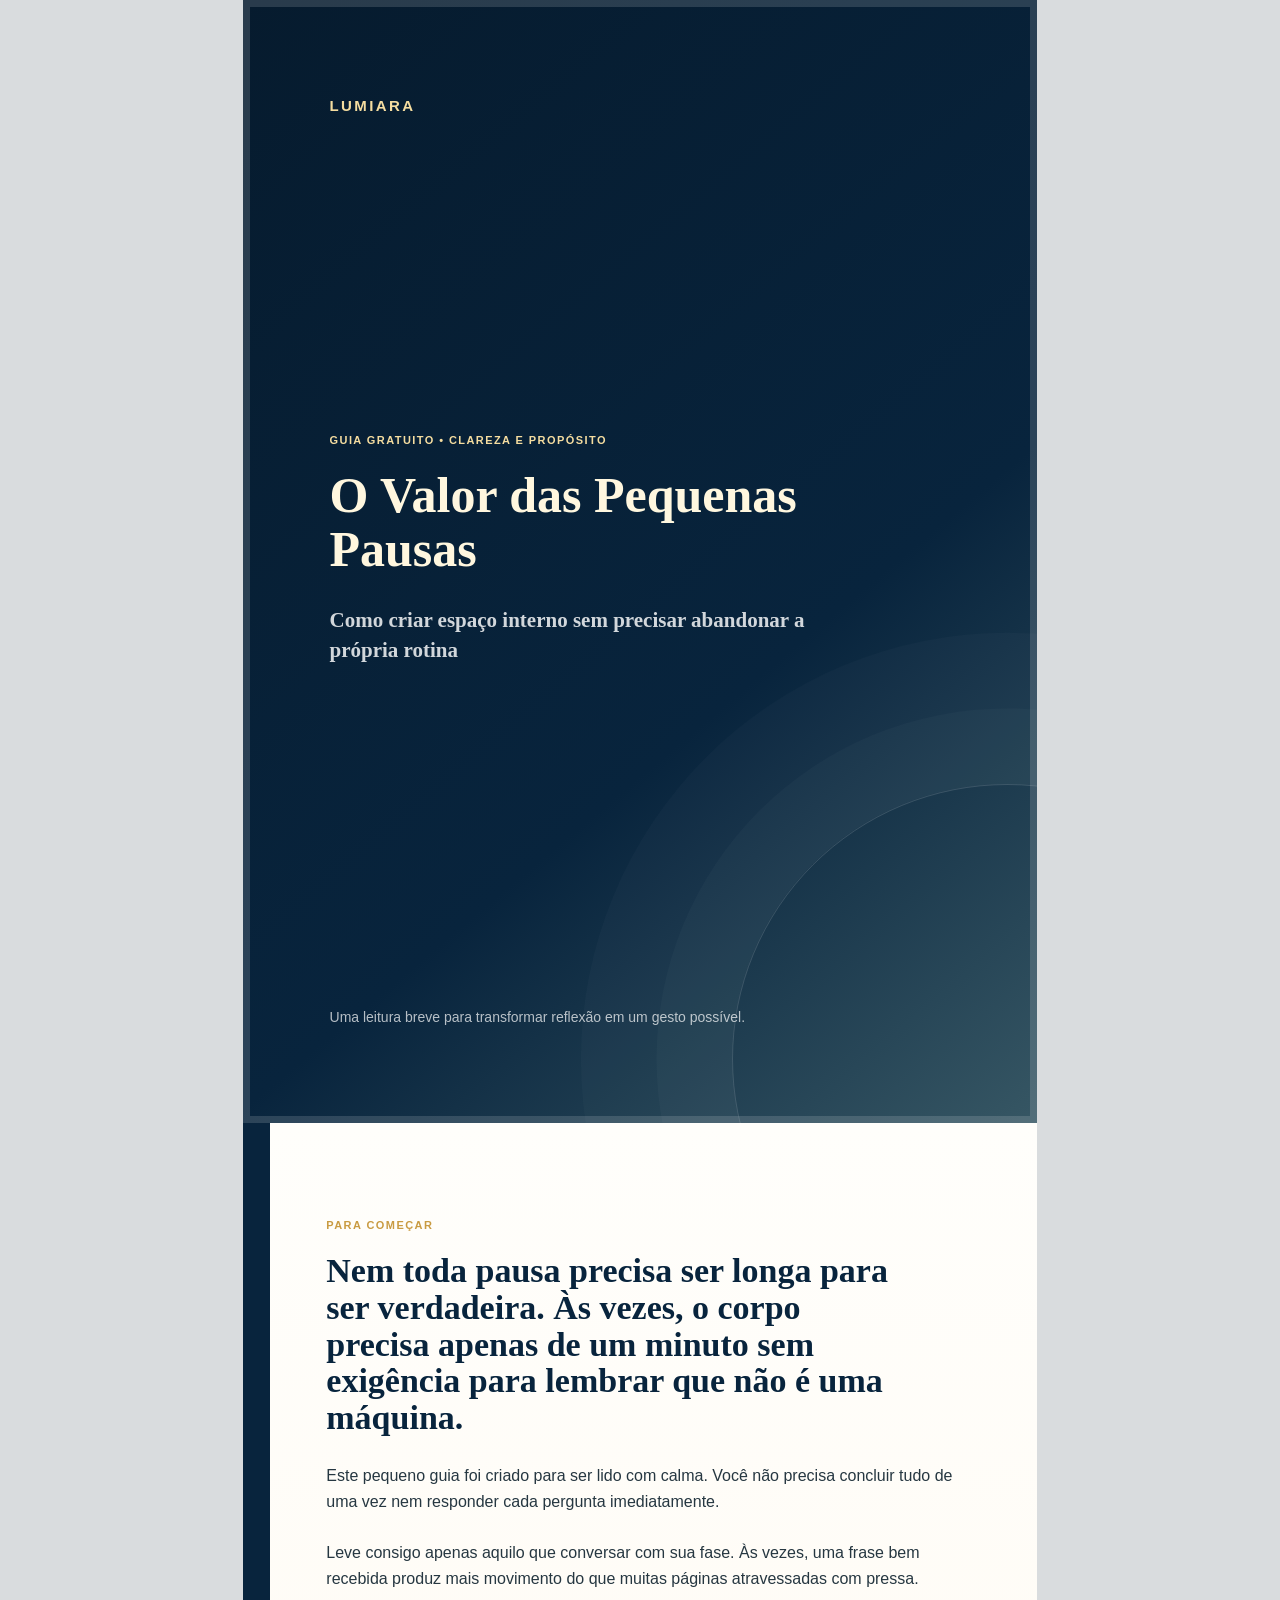
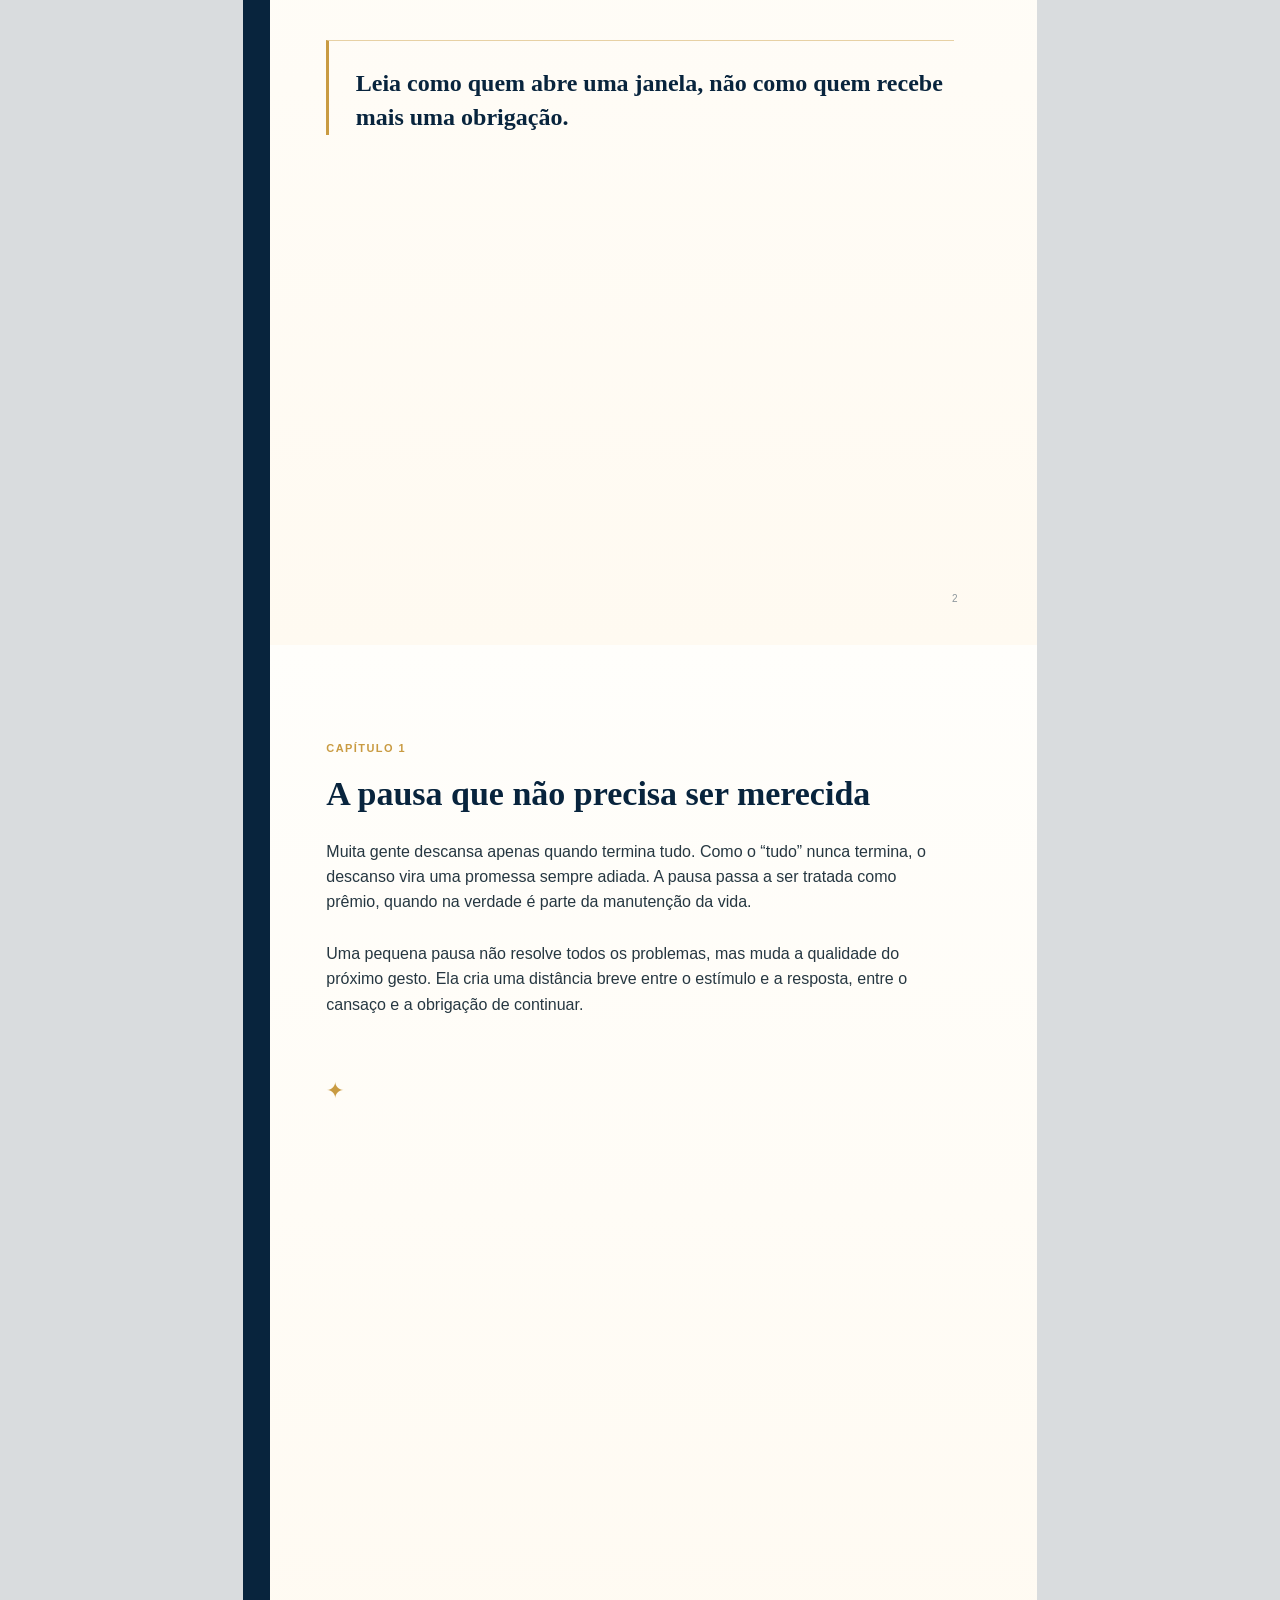
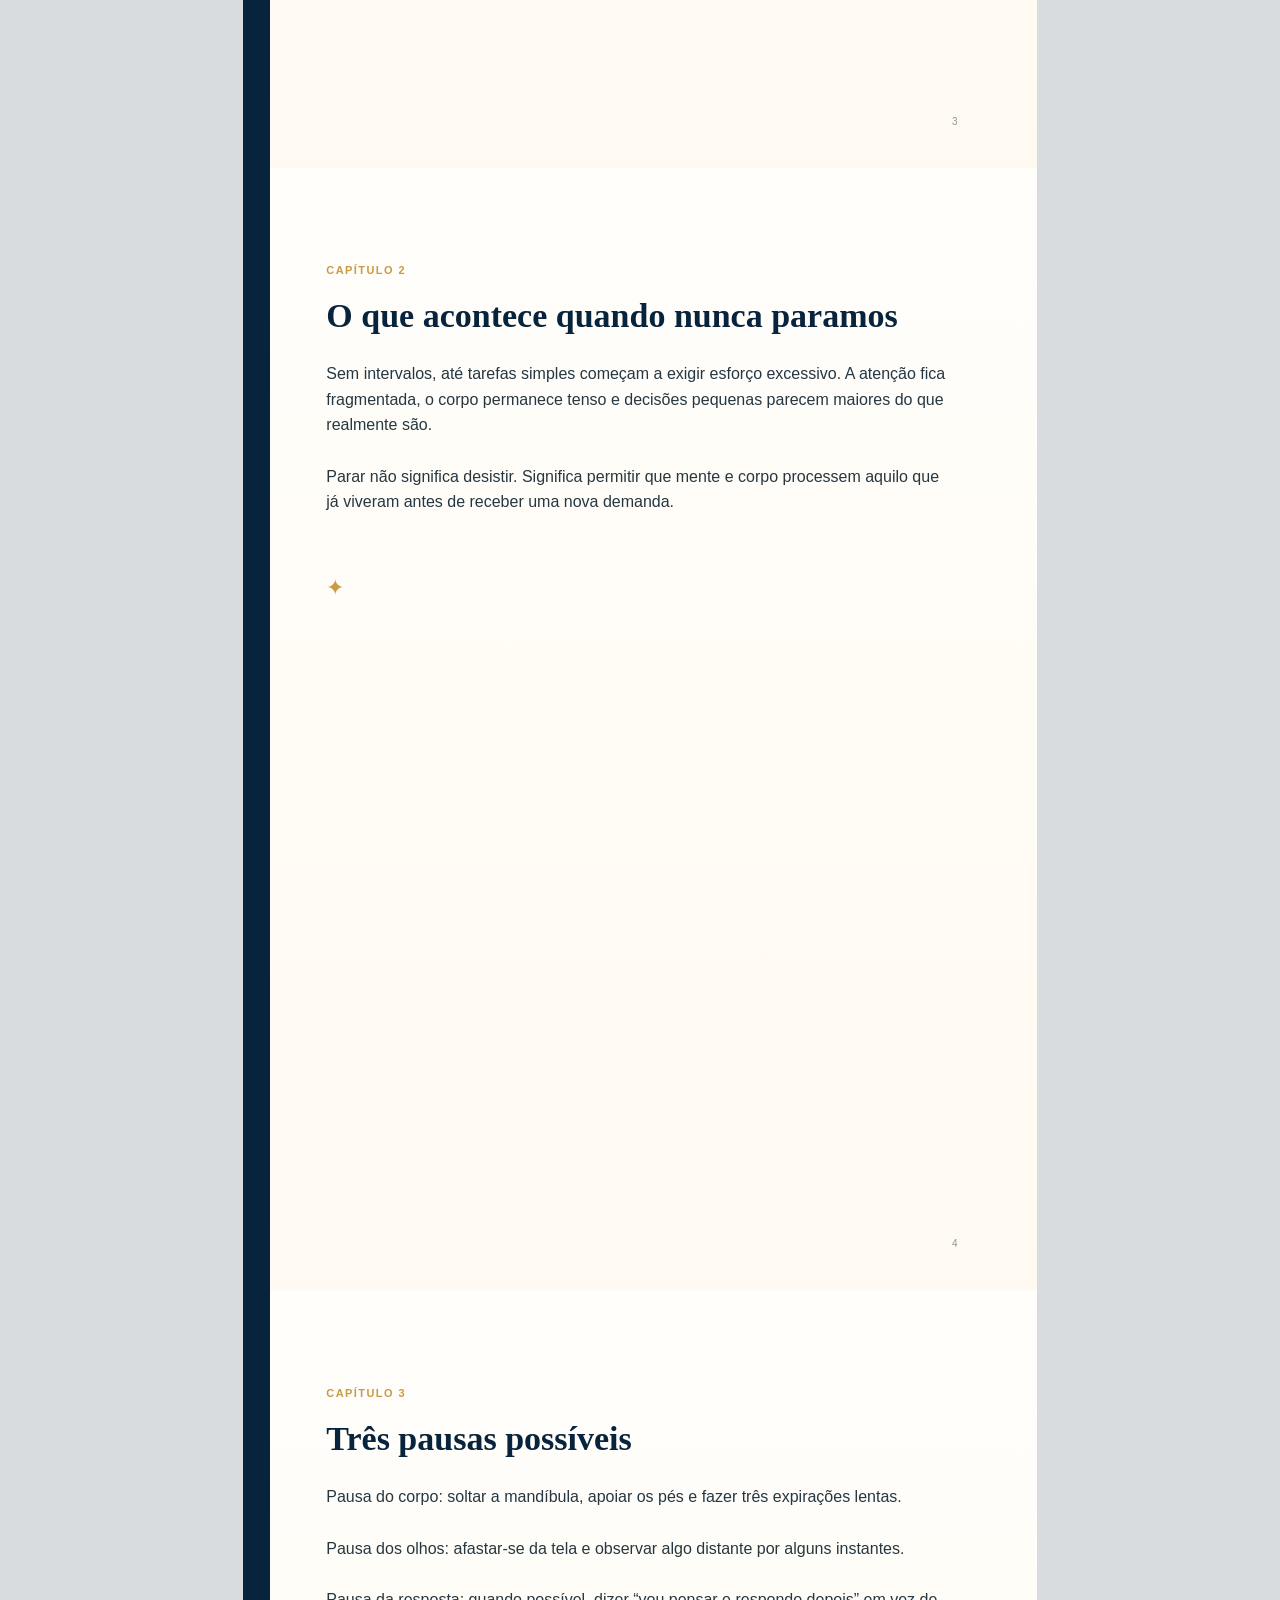
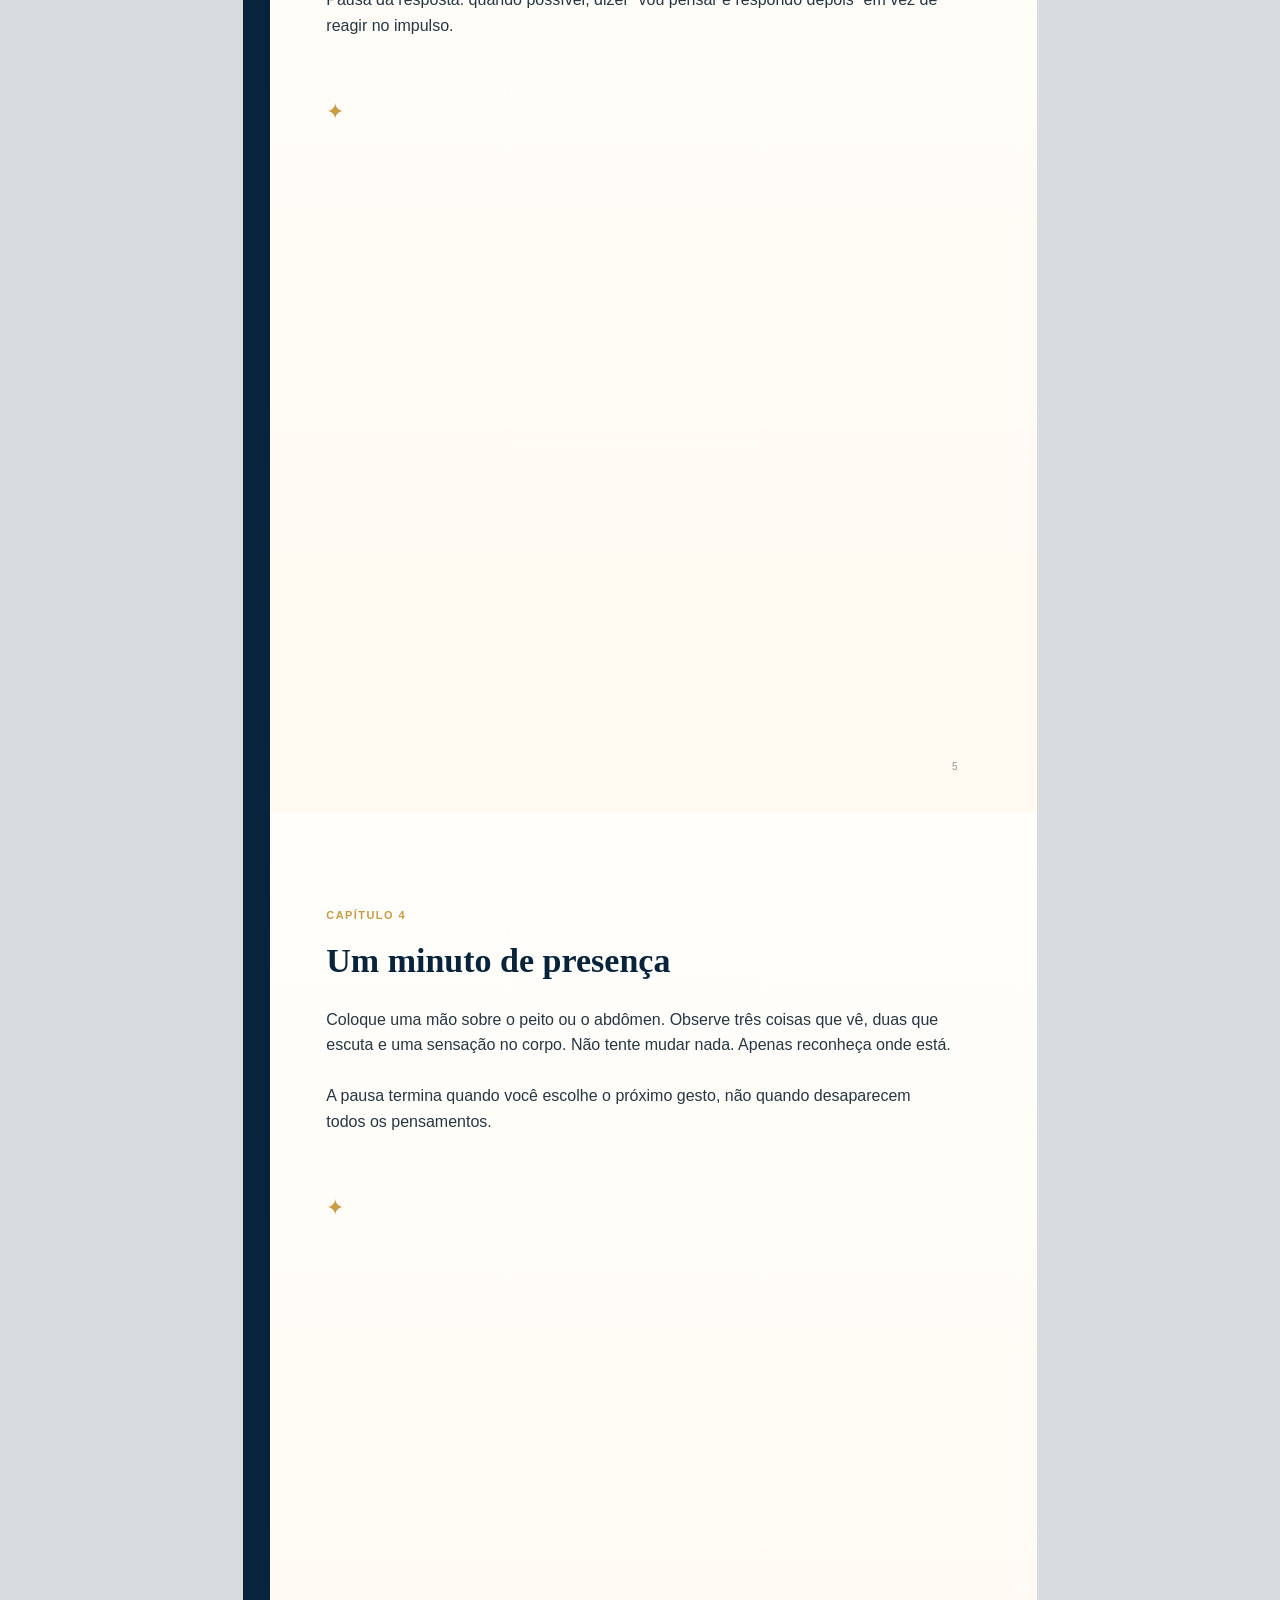
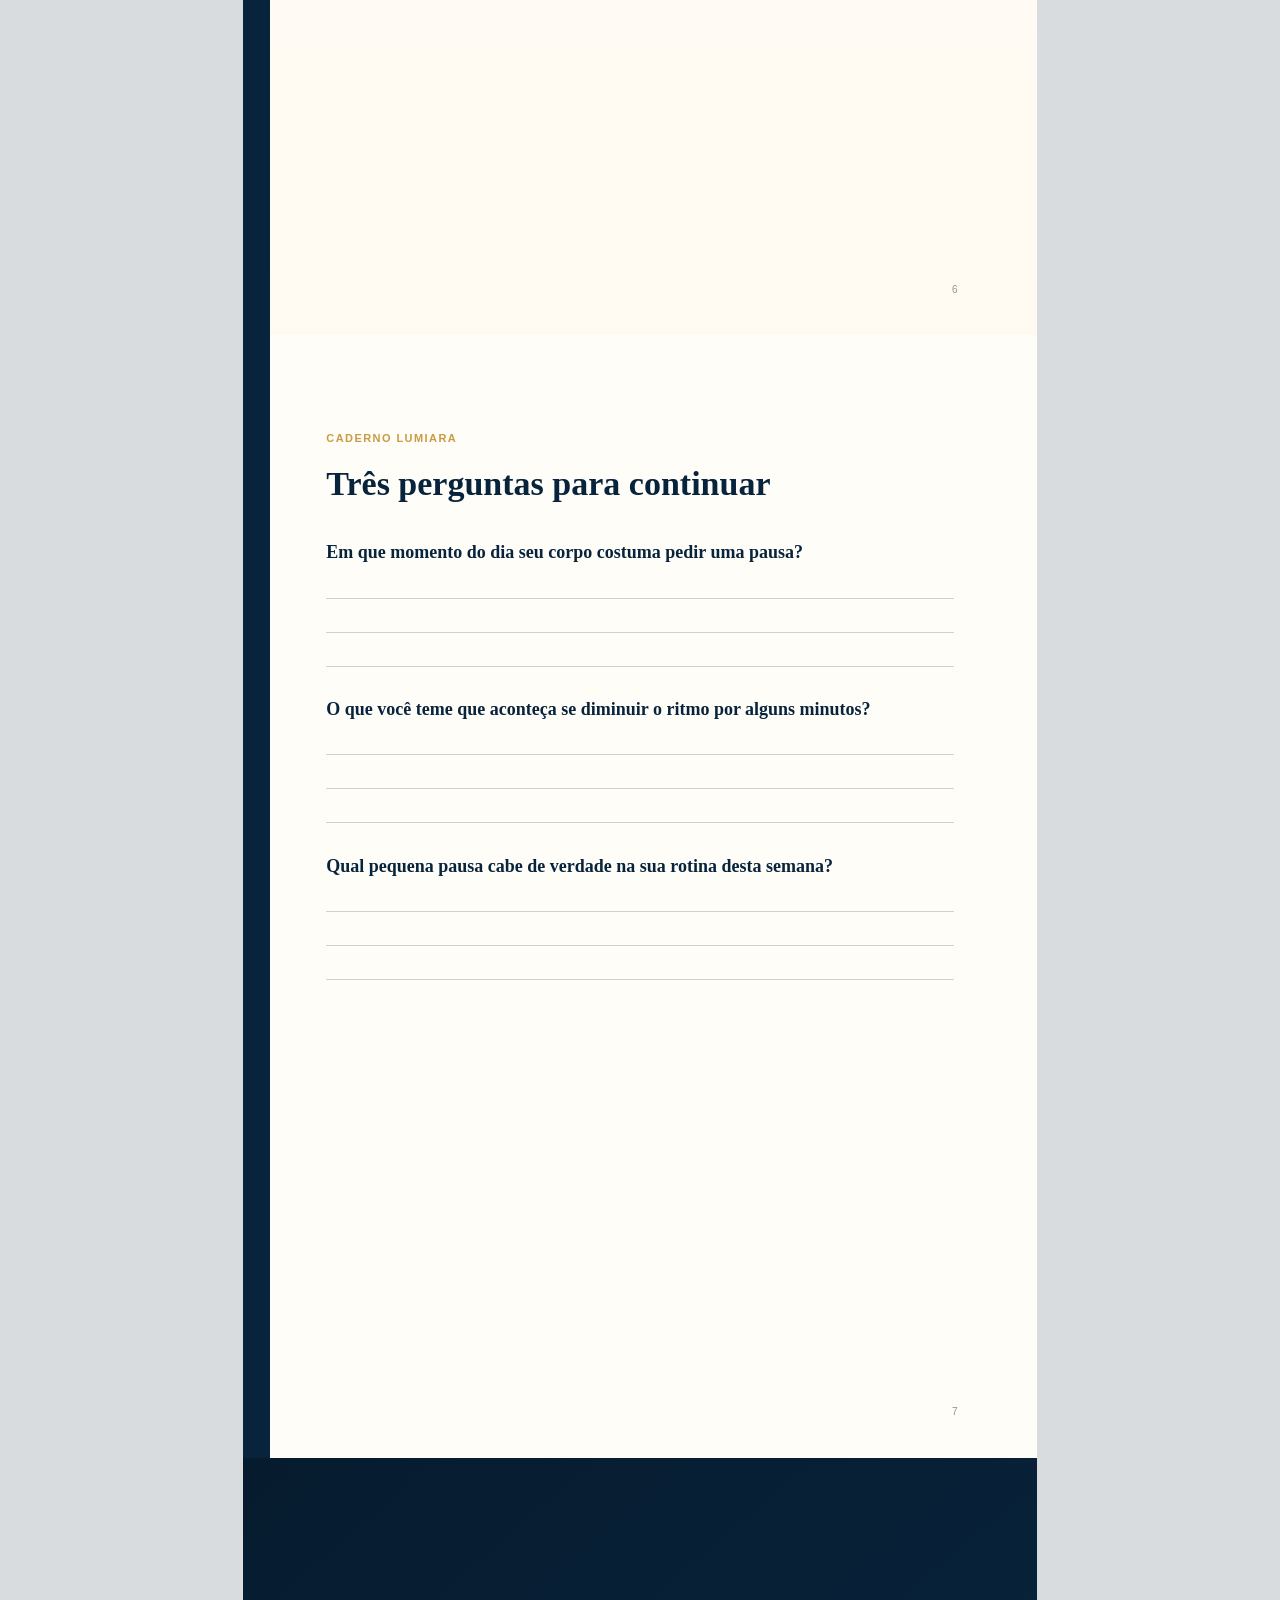
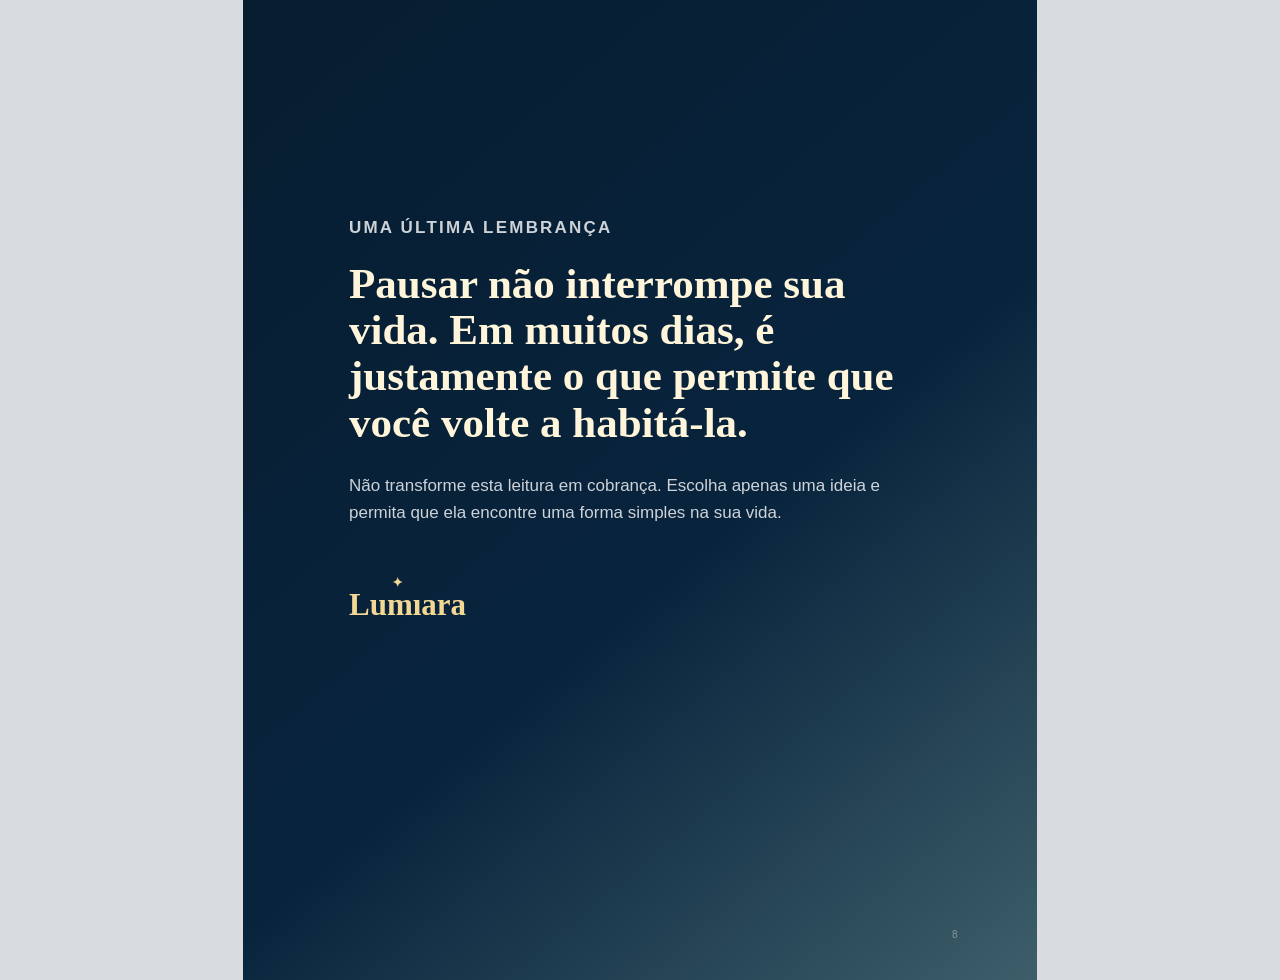
<file: pdfs/o-valor-das-pequenas-pausas-lumiara.html>
<!doctype html>
<html lang="pt-BR">
<head>
  <meta charset="utf-8">
  <meta name="viewport" content="width=device-width, initial-scale=1">
  <title>O Valor das Pequenas Pausas | Lumiara</title>
  <style>
    @page { size:A4; margin:0; }
    :root { --navy:#08243d; --gold:#c99b42; --paper:#fffdf8; --ink:#263741; --muted:#61717a; }
    * { box-sizing:border-box; }
    body { margin:0; background:#d9dcde; color:var(--ink); font-family:"Segoe UI",Arial,sans-serif; line-height:1.58; }
    .page { position:relative; width:210mm; height:297mm; margin:0 auto; overflow:hidden; page-break-after:always; background:var(--paper); }
    .page:last-child { page-break-after:auto; }
    .page-inner { position:relative; height:100%; padding:25mm 22mm 20mm; }
    .cover { color:#fff; background:linear-gradient(140deg,#061b2e 0%,#08243d 62%,var(--accent) 160%); }
    .cover::before { content:""; position:absolute; width:145mm; height:145mm; right:-65mm; bottom:-56mm; border:1px solid rgba(255,255,255,.14); border-radius:50%; box-shadow:0 0 0 20mm rgba(255,255,255,.025),0 0 0 40mm rgba(255,255,255,.02); }
    .cover-frame { position:relative; z-index:1; display:flex; height:100%; flex-direction:column; justify-content:space-between; padding:23mm 21mm; border:2mm solid rgba(255,255,255,.14); }
    .brand { color:#f5dda0; font-size:15px; font-weight:900; letter-spacing:.16em; text-transform:uppercase; }
    .kicker,.eyebrow { margin:0 0 5mm; color:var(--gold); font-size:11px; font-weight:900; letter-spacing:.13em; text-transform:uppercase; }
    .cover .kicker { color:#f5dda0; }
    h1,h2 { margin:0; font-family:Georgia,"Times New Roman",serif; line-height:1.08; }
    h1 { max-width:154mm; color:#fff7df; font-size:50px; }
    h2 { max-width:155mm; color:var(--navy); font-size:34px; }
    .subtitle { max-width:135mm; margin:8mm 0 0; color:rgba(255,255,255,.82); font:700 21px/1.42 Georgia,serif; }
    .cover-note { max-width:125mm; color:rgba(255,255,255,.7); font-size:14px; }
    .text-page { background:linear-gradient(180deg,#fffefb,#fffaf1); }
    .text-page::before,.exercise-page::before { content:""; position:absolute; inset:0 auto 0 0; width:7mm; background:var(--navy); }
    p { margin:7mm 0 0; font-size:16px; }
    blockquote { margin:13mm 0 0; padding:7mm 0 0 7mm; border-top:1px solid rgba(201,155,66,.45); border-left:3px solid var(--gold); color:var(--navy); font:700 24px/1.4 Georgia,serif; }
    .pause-mark { margin-top:15mm; color:var(--gold); font-size:22px; }
    .page-number { position:absolute; right:21mm; bottom:10mm; color:#8c969c; font-size:10px; }
    .questions { margin-top:10mm; }
    .questions div { margin-bottom:8mm; }
    .questions strong { display:block; color:var(--navy); font:700 18px/1.35 Georgia,serif; }
    .questions span { display:block; height:9mm; border-bottom:1px solid rgba(8,36,61,.2); }
    .closing-page { color:#fff; background:linear-gradient(140deg,#061b2e,#08243d 60%,var(--accent) 150%); }
    .closing-page .page-inner { display:flex; flex-direction:column; justify-content:center; padding:28mm; }
    .closing-page h2 { color:#fff5da; font-size:43px; }
    .closing-page p { max-width:145mm; color:rgba(255,255,255,.8); font-size:17px; }
    .signature { position:relative; align-self:flex-start; margin-top:16mm!important; color:#f3d894!important; font:700 31px Georgia,serif!important; }
    .signature span { position:absolute; left:43px; top:-12px; color:#f3d894; font-size:13px; }
    @media print { body { background:none; } .page { margin:0; } }
  </style>
</head>
<body><section class="page cover" style="--accent:#7fa6a1">
    <div class="cover-frame">
      <div class="brand">Lumiara</div>
      <div>
        <p class="kicker">Guia gratuito • Clareza e Propósito</p>
        <h1>O Valor das Pequenas Pausas</h1>
        <p class="subtitle">Como criar espaço interno sem precisar abandonar a própria rotina</p>
      </div>
      <p class="cover-note">Uma leitura breve para transformar reflexão em um gesto possível.</p>
    </div>
  </section>
<section class="page text-page"><div class="page-inner">
    <p class="eyebrow">Para começar</p>
    <h2>Nem toda pausa precisa ser longa para ser verdadeira. Às vezes, o corpo precisa apenas de um minuto sem exigência para lembrar que não é uma máquina.</h2>
    <p>Este pequeno guia foi criado para ser lido com calma. Você não precisa concluir tudo de uma vez nem responder cada pergunta imediatamente.</p>
    <p>Leve consigo apenas aquilo que conversar com sua fase. Às vezes, uma frase bem recebida produz mais movimento do que muitas páginas atravessadas com pressa.</p>
    <blockquote>Leia como quem abre uma janela, não como quem recebe mais uma obrigação.</blockquote>
    <span class="page-number">2</span>
  </div></section>
<section class="page text-page"><div class="page-inner">
      <p class="eyebrow">Capítulo 1</p>
      <h2>A pausa que não precisa ser merecida</h2>
      <p>Muita gente descansa apenas quando termina tudo. Como o “tudo” nunca termina, o descanso vira uma promessa sempre adiada. A pausa passa a ser tratada como prêmio, quando na verdade é parte da manutenção da vida.</p><p>Uma pequena pausa não resolve todos os problemas, mas muda a qualidade do próximo gesto. Ela cria uma distância breve entre o estímulo e a resposta, entre o cansaço e a obrigação de continuar.</p>
      <div class="pause-mark">✦</div>
      <span class="page-number">3</span>
    </div></section>
<section class="page text-page"><div class="page-inner">
      <p class="eyebrow">Capítulo 2</p>
      <h2>O que acontece quando nunca paramos</h2>
      <p>Sem intervalos, até tarefas simples começam a exigir esforço excessivo. A atenção fica fragmentada, o corpo permanece tenso e decisões pequenas parecem maiores do que realmente são.</p><p>Parar não significa desistir. Significa permitir que mente e corpo processem aquilo que já viveram antes de receber uma nova demanda.</p>
      <div class="pause-mark">✦</div>
      <span class="page-number">4</span>
    </div></section>
<section class="page text-page"><div class="page-inner">
      <p class="eyebrow">Capítulo 3</p>
      <h2>Três pausas possíveis</h2>
      <p>Pausa do corpo: soltar a mandíbula, apoiar os pés e fazer três expirações lentas.</p><p>Pausa dos olhos: afastar-se da tela e observar algo distante por alguns instantes.</p><p>Pausa da resposta: quando possível, dizer “vou pensar e respondo depois” em vez de reagir no impulso.</p>
      <div class="pause-mark">✦</div>
      <span class="page-number">5</span>
    </div></section>
<section class="page text-page"><div class="page-inner">
      <p class="eyebrow">Capítulo 4</p>
      <h2>Um minuto de presença</h2>
      <p>Coloque uma mão sobre o peito ou o abdômen. Observe três coisas que vê, duas que escuta e uma sensação no corpo. Não tente mudar nada. Apenas reconheça onde está.</p><p>A pausa termina quando você escolhe o próximo gesto, não quando desaparecem todos os pensamentos.</p>
      <div class="pause-mark">✦</div>
      <span class="page-number">6</span>
    </div></section>
<section class="page exercise-page"><div class="page-inner">
    <p class="eyebrow">Caderno Lumiara</p>
    <h2>Três perguntas para continuar</h2>
    <div class="questions"><div><strong>Em que momento do dia seu corpo costuma pedir uma pausa?</strong><span></span><span></span><span></span></div><div><strong>O que você teme que aconteça se diminuir o ritmo por alguns minutos?</strong><span></span><span></span><span></span></div><div><strong>Qual pequena pausa cabe de verdade na sua rotina desta semana?</strong><span></span><span></span><span></span></div></div>
    <span class="page-number">7</span>
  </div></section>
<section class="page closing-page" style="--accent:#7fa6a1"><div class="page-inner">
    <p class="eyebrow">Uma última lembrança</p>
    <h2>Pausar não interrompe sua vida. Em muitos dias, é justamente o que permite que você volte a habitá-la.</h2>
    <p>Não transforme esta leitura em cobrança. Escolha apenas uma ideia e permita que ela encontre uma forma simples na sua vida.</p>
    <p class="signature">Lumıara<span>✦</span></p>
    <span class="page-number">8</span>
  </div></section></body>
</html>
</file>
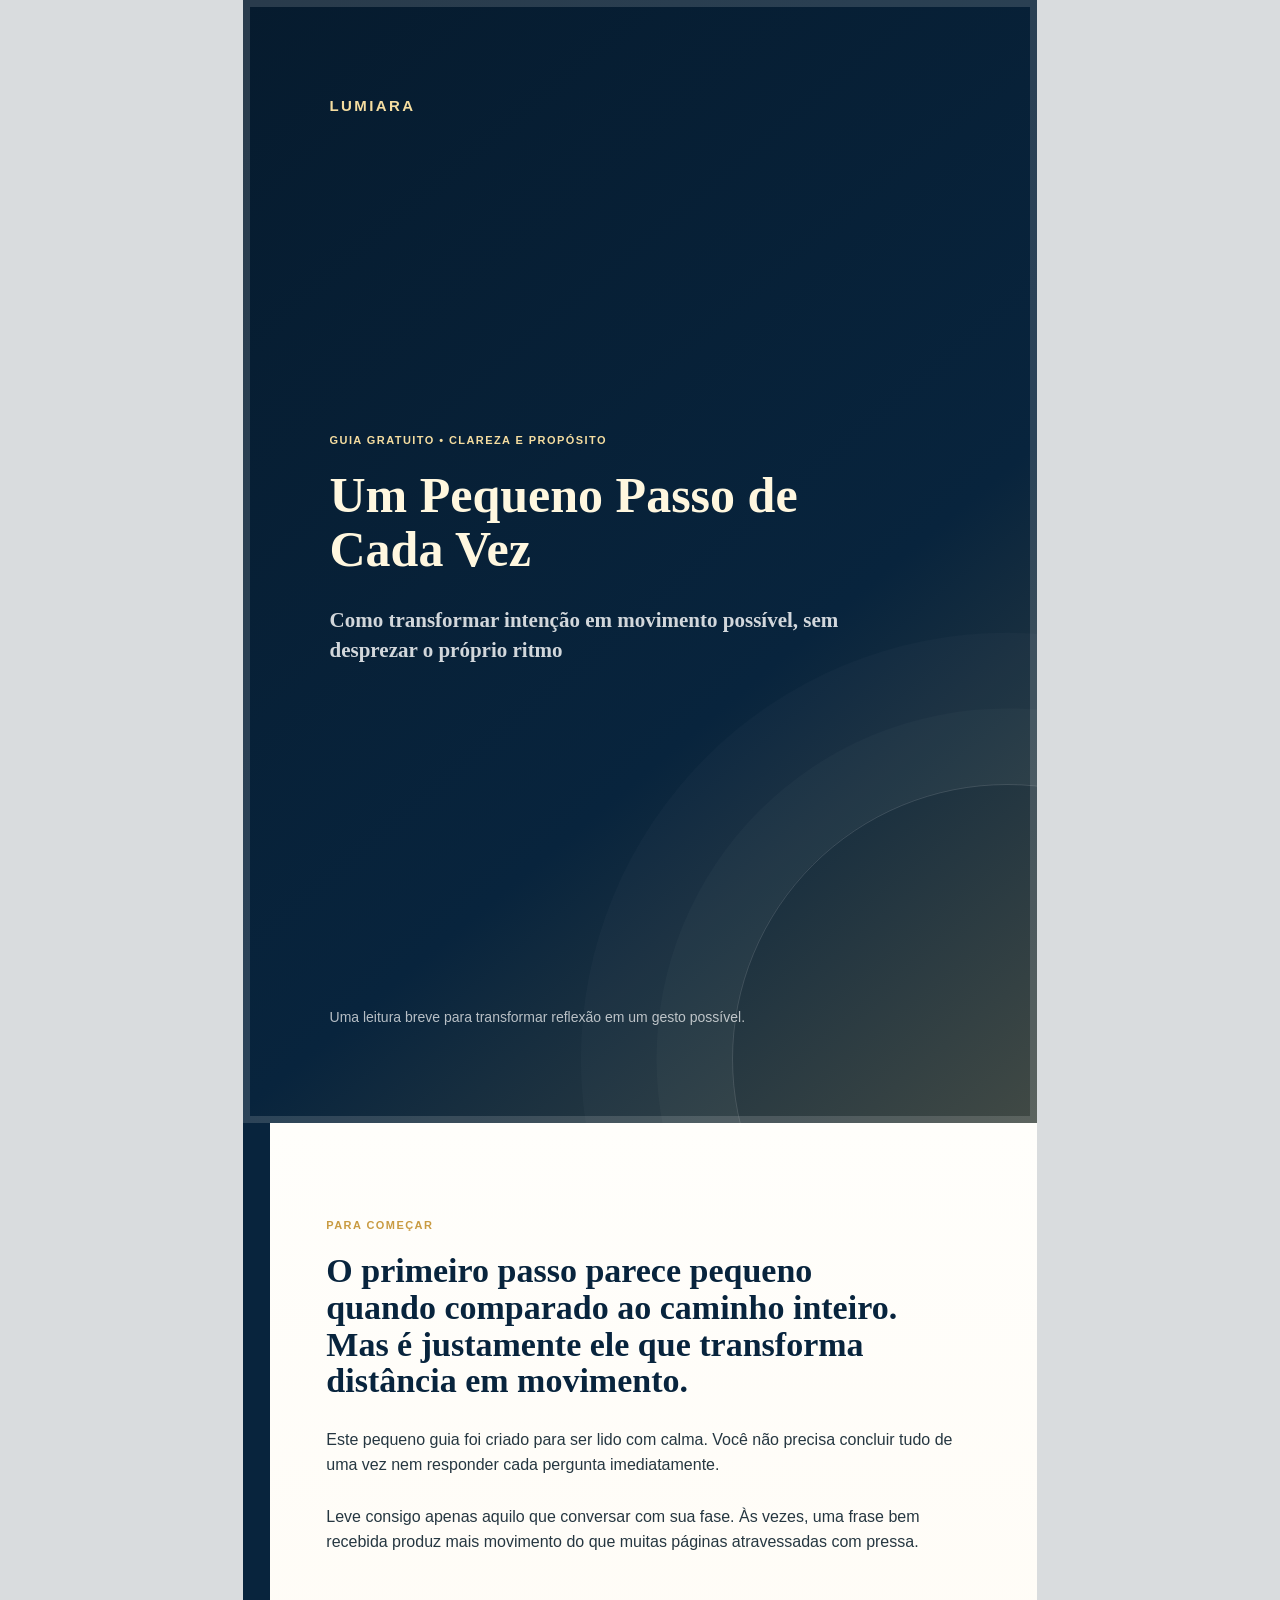
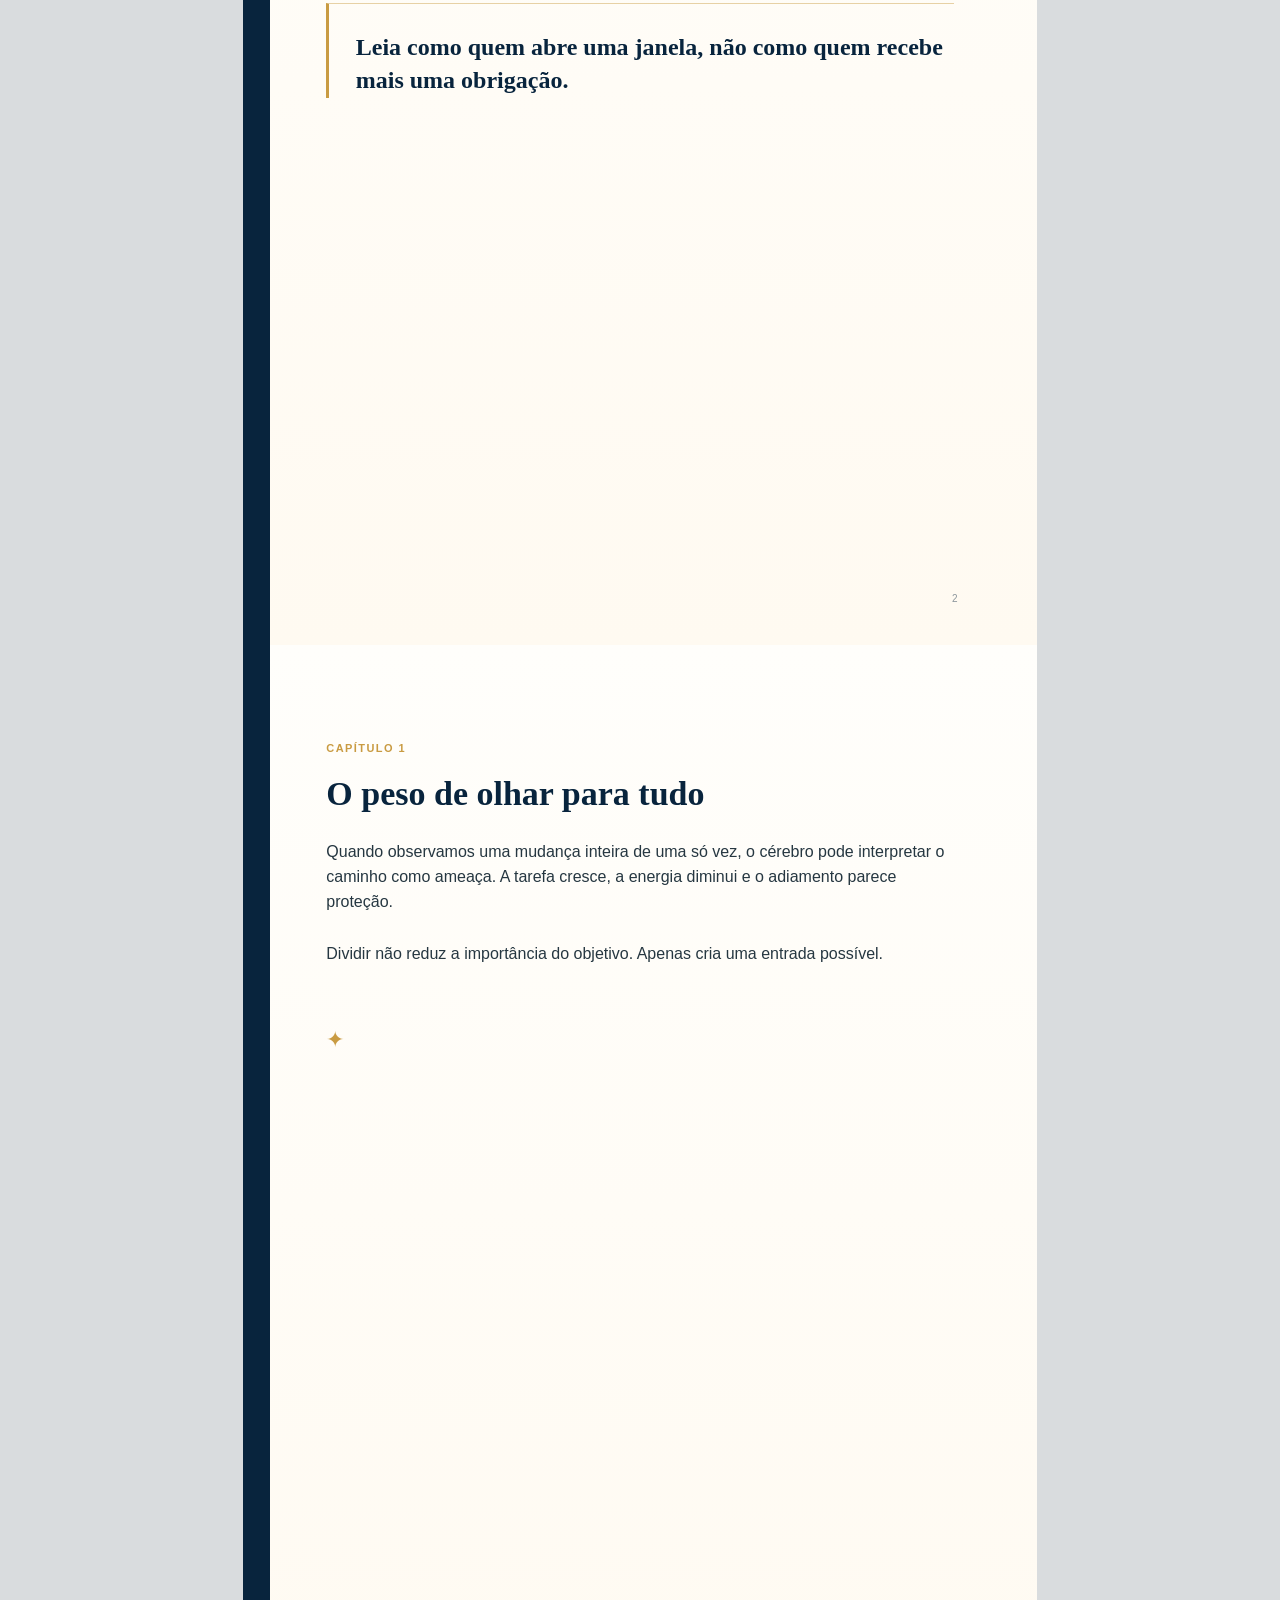
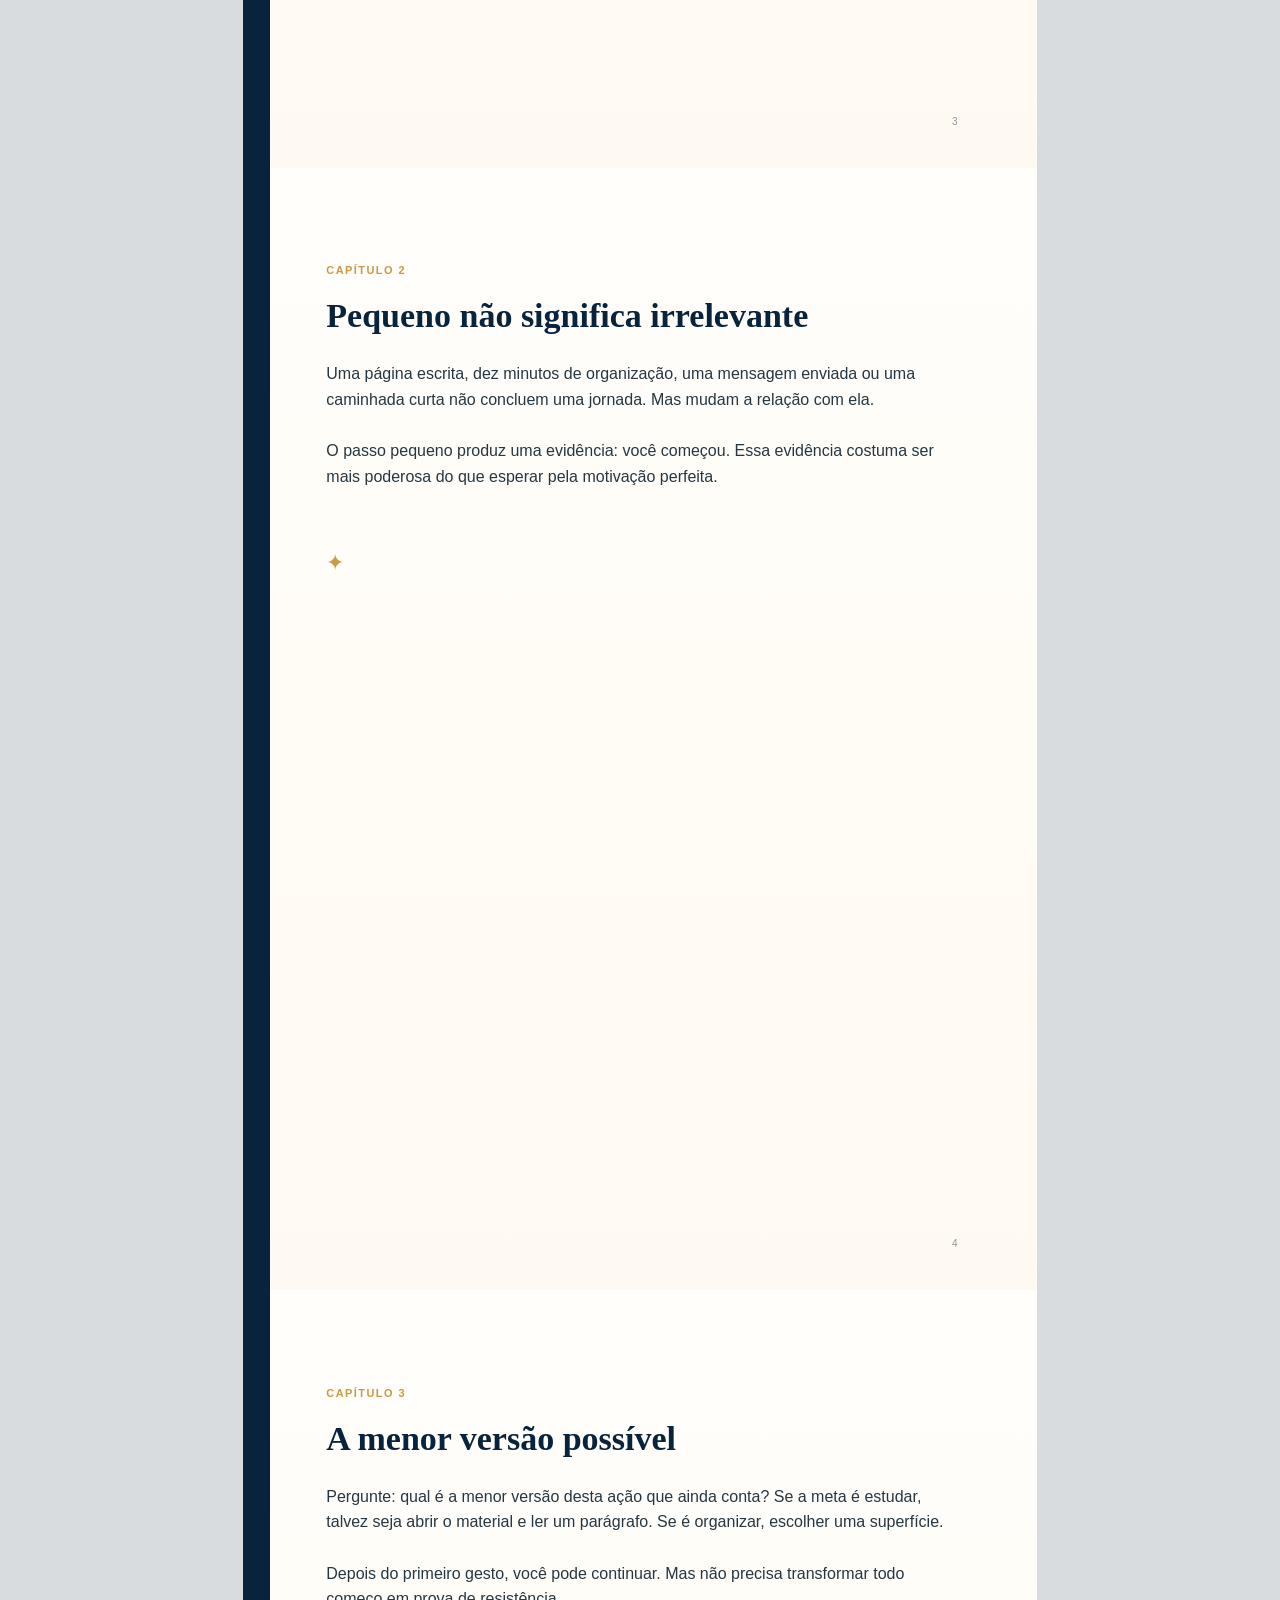
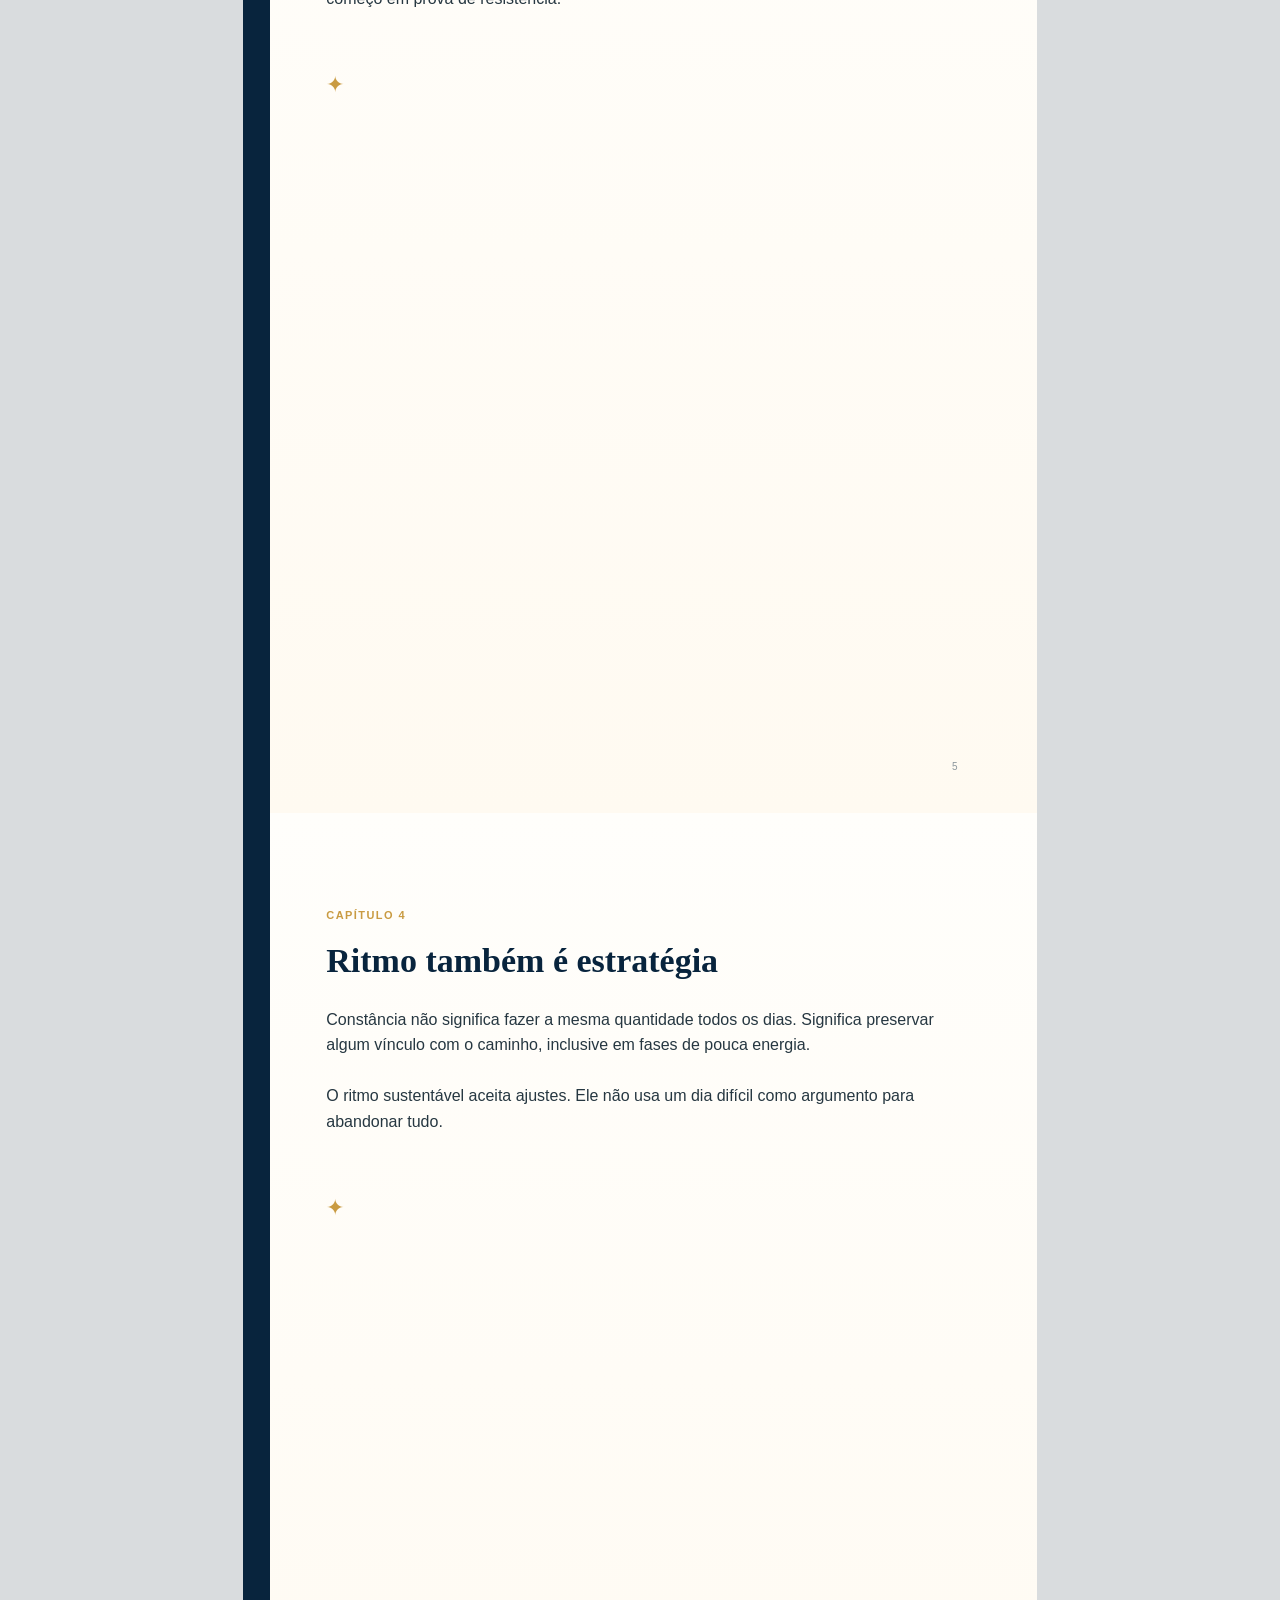
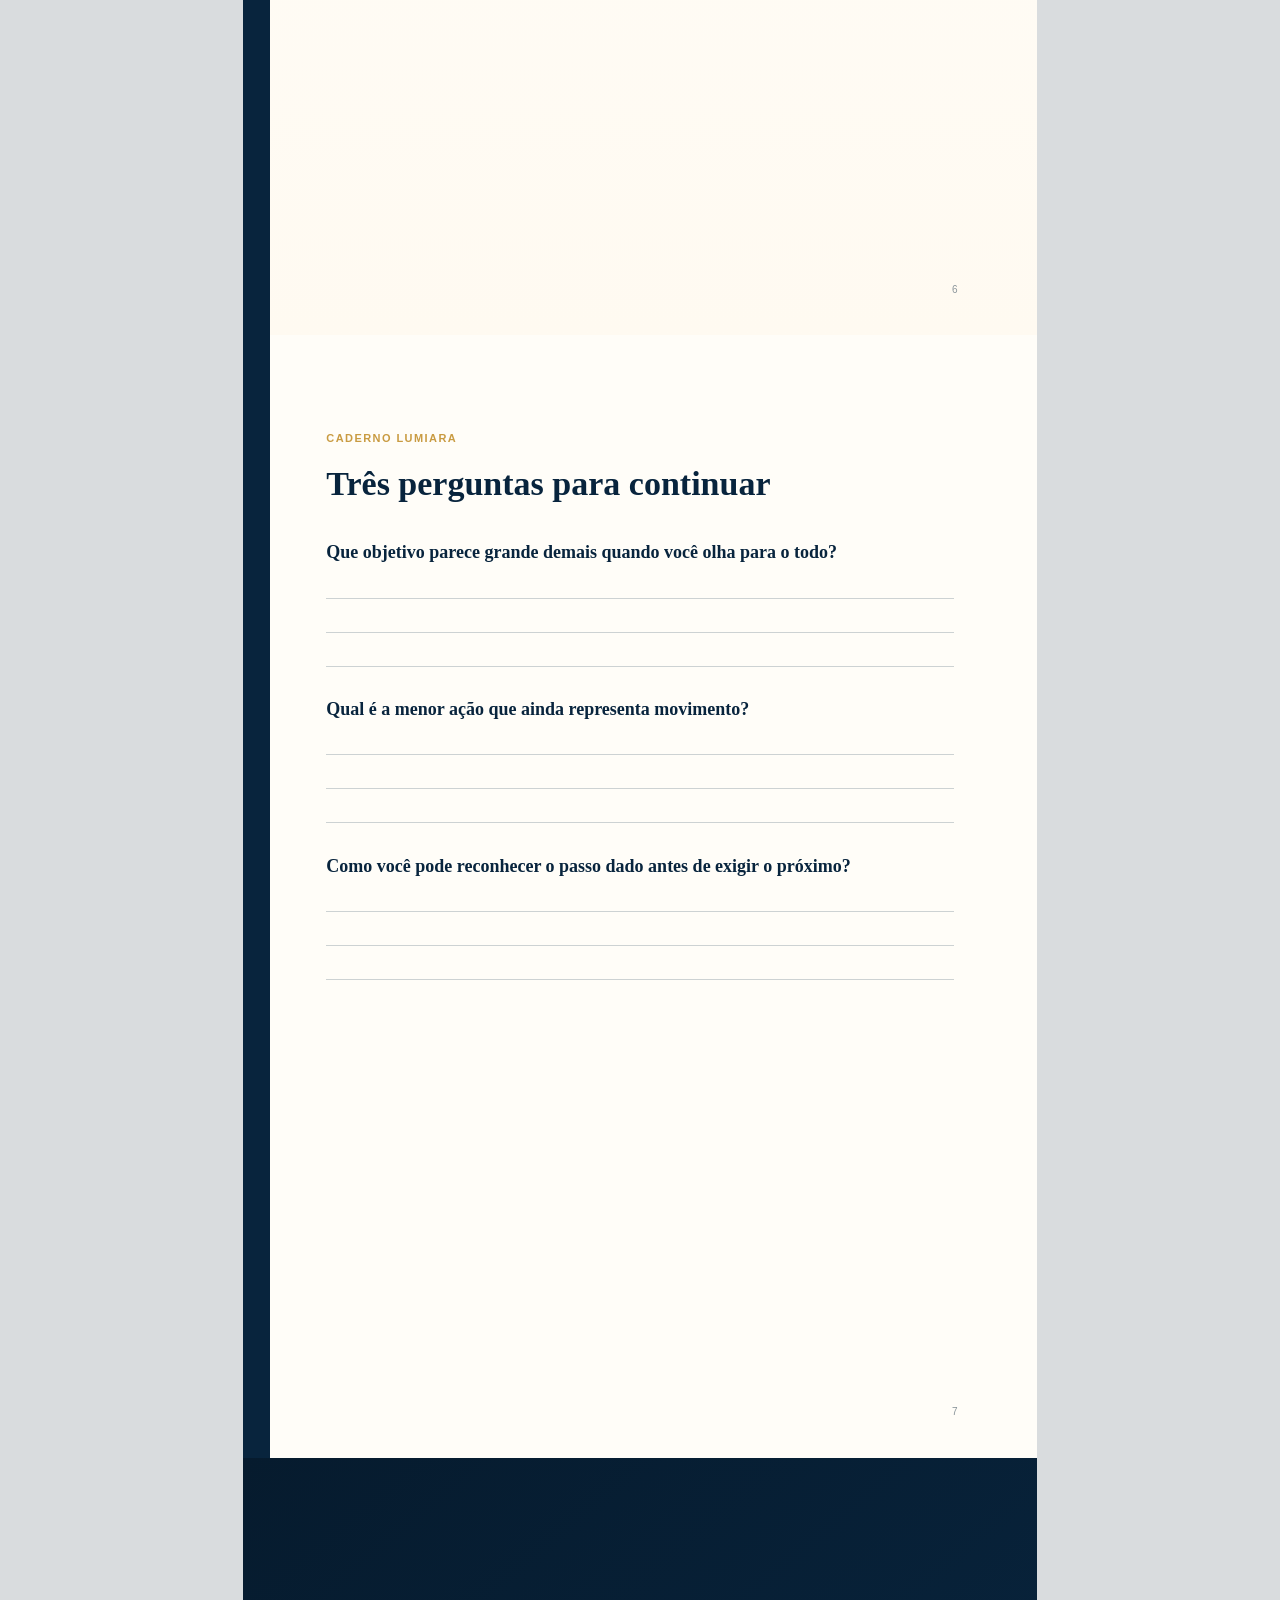
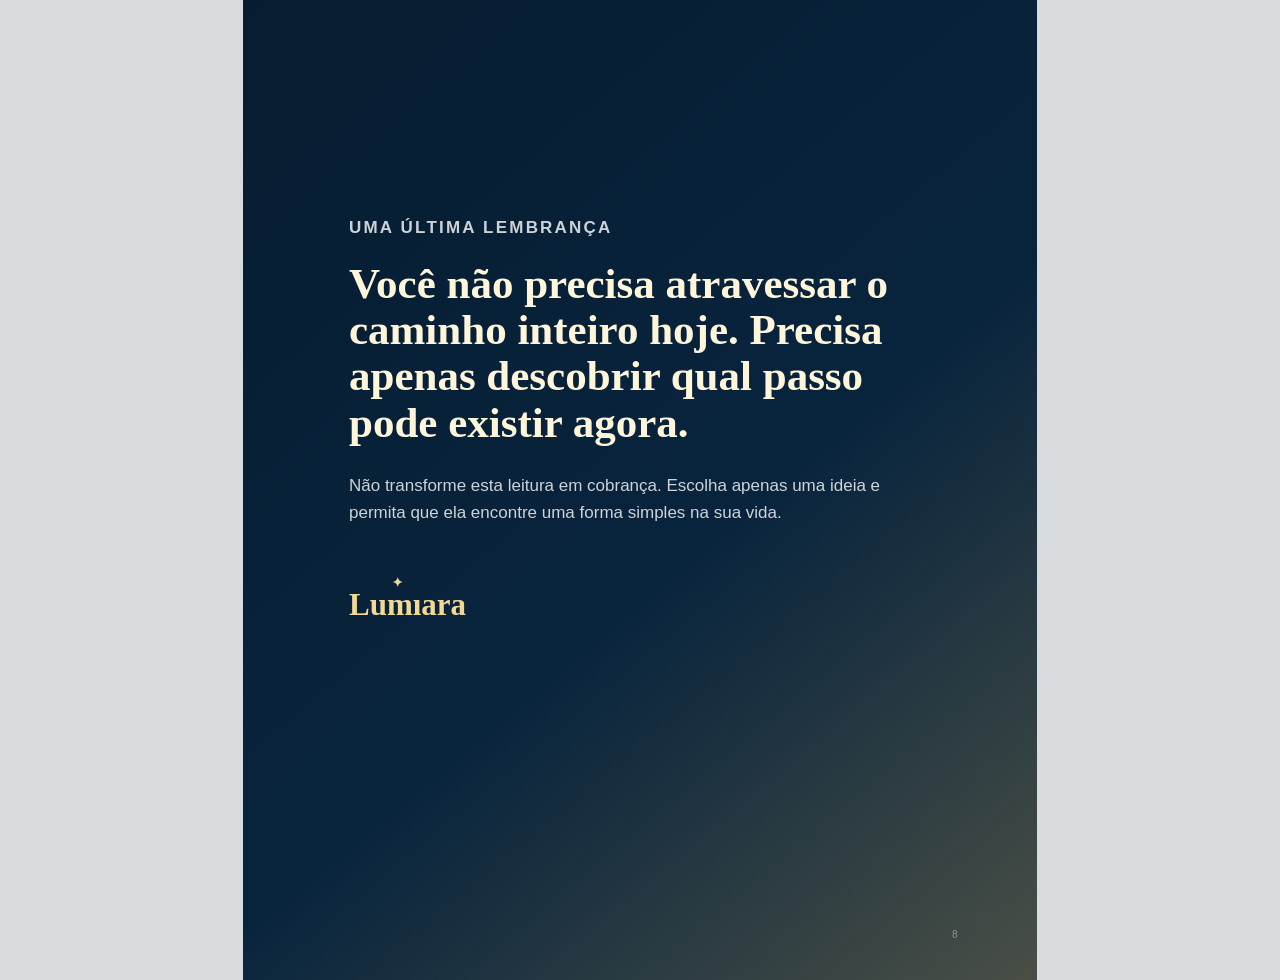
<file: pdfs/um-pequeno-passo-de-cada-vez-lumiara.html>
<!doctype html>
<html lang="pt-BR">
<head>
  <meta charset="utf-8">
  <meta name="viewport" content="width=device-width, initial-scale=1">
  <title>Um Pequeno Passo de Cada Vez | Lumiara</title>
  <style>
    @page { size:A4; margin:0; }
    :root { --navy:#08243d; --gold:#c99b42; --paper:#fffdf8; --ink:#263741; --muted:#61717a; }
    * { box-sizing:border-box; }
    body { margin:0; background:#d9dcde; color:var(--ink); font-family:"Segoe UI",Arial,sans-serif; line-height:1.58; }
    .page { position:relative; width:210mm; height:297mm; margin:0 auto; overflow:hidden; page-break-after:always; background:var(--paper); }
    .page:last-child { page-break-after:auto; }
    .page-inner { position:relative; height:100%; padding:25mm 22mm 20mm; }
    .cover { color:#fff; background:linear-gradient(140deg,#061b2e 0%,#08243d 62%,var(--accent) 160%); }
    .cover::before { content:""; position:absolute; width:145mm; height:145mm; right:-65mm; bottom:-56mm; border:1px solid rgba(255,255,255,.14); border-radius:50%; box-shadow:0 0 0 20mm rgba(255,255,255,.025),0 0 0 40mm rgba(255,255,255,.02); }
    .cover-frame { position:relative; z-index:1; display:flex; height:100%; flex-direction:column; justify-content:space-between; padding:23mm 21mm; border:2mm solid rgba(255,255,255,.14); }
    .brand { color:#f5dda0; font-size:15px; font-weight:900; letter-spacing:.16em; text-transform:uppercase; }
    .kicker,.eyebrow { margin:0 0 5mm; color:var(--gold); font-size:11px; font-weight:900; letter-spacing:.13em; text-transform:uppercase; }
    .cover .kicker { color:#f5dda0; }
    h1,h2 { margin:0; font-family:Georgia,"Times New Roman",serif; line-height:1.08; }
    h1 { max-width:154mm; color:#fff7df; font-size:50px; }
    h2 { max-width:155mm; color:var(--navy); font-size:34px; }
    .subtitle { max-width:135mm; margin:8mm 0 0; color:rgba(255,255,255,.82); font:700 21px/1.42 Georgia,serif; }
    .cover-note { max-width:125mm; color:rgba(255,255,255,.7); font-size:14px; }
    .text-page { background:linear-gradient(180deg,#fffefb,#fffaf1); }
    .text-page::before,.exercise-page::before { content:""; position:absolute; inset:0 auto 0 0; width:7mm; background:var(--navy); }
    p { margin:7mm 0 0; font-size:16px; }
    blockquote { margin:13mm 0 0; padding:7mm 0 0 7mm; border-top:1px solid rgba(201,155,66,.45); border-left:3px solid var(--gold); color:var(--navy); font:700 24px/1.4 Georgia,serif; }
    .pause-mark { margin-top:15mm; color:var(--gold); font-size:22px; }
    .page-number { position:absolute; right:21mm; bottom:10mm; color:#8c969c; font-size:10px; }
    .questions { margin-top:10mm; }
    .questions div { margin-bottom:8mm; }
    .questions strong { display:block; color:var(--navy); font:700 18px/1.35 Georgia,serif; }
    .questions span { display:block; height:9mm; border-bottom:1px solid rgba(8,36,61,.2); }
    .closing-page { color:#fff; background:linear-gradient(140deg,#061b2e,#08243d 60%,var(--accent) 150%); }
    .closing-page .page-inner { display:flex; flex-direction:column; justify-content:center; padding:28mm; }
    .closing-page h2 { color:#fff5da; font-size:43px; }
    .closing-page p { max-width:145mm; color:rgba(255,255,255,.8); font-size:17px; }
    .signature { position:relative; align-self:flex-start; margin-top:16mm!important; color:#f3d894!important; font:700 31px Georgia,serif!important; }
    .signature span { position:absolute; left:43px; top:-12px; color:#f3d894; font-size:13px; }
    @media print { body { background:none; } .page { margin:0; } }
  </style>
</head>
<body><section class="page cover" style="--accent:#9b8551">
    <div class="cover-frame">
      <div class="brand">Lumiara</div>
      <div>
        <p class="kicker">Guia gratuito • Clareza e Propósito</p>
        <h1>Um Pequeno Passo de Cada Vez</h1>
        <p class="subtitle">Como transformar intenção em movimento possível, sem desprezar o próprio ritmo</p>
      </div>
      <p class="cover-note">Uma leitura breve para transformar reflexão em um gesto possível.</p>
    </div>
  </section>
<section class="page text-page"><div class="page-inner">
    <p class="eyebrow">Para começar</p>
    <h2>O primeiro passo parece pequeno quando comparado ao caminho inteiro. Mas é justamente ele que transforma distância em movimento.</h2>
    <p>Este pequeno guia foi criado para ser lido com calma. Você não precisa concluir tudo de uma vez nem responder cada pergunta imediatamente.</p>
    <p>Leve consigo apenas aquilo que conversar com sua fase. Às vezes, uma frase bem recebida produz mais movimento do que muitas páginas atravessadas com pressa.</p>
    <blockquote>Leia como quem abre uma janela, não como quem recebe mais uma obrigação.</blockquote>
    <span class="page-number">2</span>
  </div></section>
<section class="page text-page"><div class="page-inner">
      <p class="eyebrow">Capítulo 1</p>
      <h2>O peso de olhar para tudo</h2>
      <p>Quando observamos uma mudança inteira de uma só vez, o cérebro pode interpretar o caminho como ameaça. A tarefa cresce, a energia diminui e o adiamento parece proteção.</p><p>Dividir não reduz a importância do objetivo. Apenas cria uma entrada possível.</p>
      <div class="pause-mark">✦</div>
      <span class="page-number">3</span>
    </div></section>
<section class="page text-page"><div class="page-inner">
      <p class="eyebrow">Capítulo 2</p>
      <h2>Pequeno não significa irrelevante</h2>
      <p>Uma página escrita, dez minutos de organização, uma mensagem enviada ou uma caminhada curta não concluem uma jornada. Mas mudam a relação com ela.</p><p>O passo pequeno produz uma evidência: você começou. Essa evidência costuma ser mais poderosa do que esperar pela motivação perfeita.</p>
      <div class="pause-mark">✦</div>
      <span class="page-number">4</span>
    </div></section>
<section class="page text-page"><div class="page-inner">
      <p class="eyebrow">Capítulo 3</p>
      <h2>A menor versão possível</h2>
      <p>Pergunte: qual é a menor versão desta ação que ainda conta? Se a meta é estudar, talvez seja abrir o material e ler um parágrafo. Se é organizar, escolher uma superfície.</p><p>Depois do primeiro gesto, você pode continuar. Mas não precisa transformar todo começo em prova de resistência.</p>
      <div class="pause-mark">✦</div>
      <span class="page-number">5</span>
    </div></section>
<section class="page text-page"><div class="page-inner">
      <p class="eyebrow">Capítulo 4</p>
      <h2>Ritmo também é estratégia</h2>
      <p>Constância não significa fazer a mesma quantidade todos os dias. Significa preservar algum vínculo com o caminho, inclusive em fases de pouca energia.</p><p>O ritmo sustentável aceita ajustes. Ele não usa um dia difícil como argumento para abandonar tudo.</p>
      <div class="pause-mark">✦</div>
      <span class="page-number">6</span>
    </div></section>
<section class="page exercise-page"><div class="page-inner">
    <p class="eyebrow">Caderno Lumiara</p>
    <h2>Três perguntas para continuar</h2>
    <div class="questions"><div><strong>Que objetivo parece grande demais quando você olha para o todo?</strong><span></span><span></span><span></span></div><div><strong>Qual é a menor ação que ainda representa movimento?</strong><span></span><span></span><span></span></div><div><strong>Como você pode reconhecer o passo dado antes de exigir o próximo?</strong><span></span><span></span><span></span></div></div>
    <span class="page-number">7</span>
  </div></section>
<section class="page closing-page" style="--accent:#9b8551"><div class="page-inner">
    <p class="eyebrow">Uma última lembrança</p>
    <h2>Você não precisa atravessar o caminho inteiro hoje. Precisa apenas descobrir qual passo pode existir agora.</h2>
    <p>Não transforme esta leitura em cobrança. Escolha apenas uma ideia e permita que ela encontre uma forma simples na sua vida.</p>
    <p class="signature">Lumıara<span>✦</span></p>
    <span class="page-number">8</span>
  </div></section></body>
</html>
</file>
<file: styles.css>
:root {
  --ink: #17130f;
  --paper: #f5f0e7;
  --paper-2: #ebe3d6;
  --gold: #c9893e;
  --gold-light: #e9bc79;
  --olive: #4d5140;
  --line: rgba(23, 19, 15, .16);
  --serif: "Playfair Display", Georgia, serif;
  --sans: "Manrope", "DM Sans", sans-serif;
}

* { box-sizing: border-box; }
html { scroll-behavior: smooth; }
body { margin: 0; color: var(--ink); background: var(--paper); font-family: var(--sans); overflow-x: hidden; }
button, input { font: inherit; }
button, a { -webkit-tap-highlight-color: transparent; }
a { color: inherit; text-decoration: none; }
button { color: inherit; }
img { display: block; width: 100%; }
.sr-only { position: absolute; width: 1px; height: 1px; padding: 0; margin: -1px; overflow: hidden; clip: rect(0, 0, 0, 0); white-space: nowrap; border: 0; }
.section { padding: 120px clamp(28px, 6vw, 100px); }
.eyebrow { margin: 0 0 24px; color: #8a5b25; font-size: 11px; font-weight: 600; letter-spacing: .22em; text-transform: uppercase; }
.eyebrow.light { color: var(--gold-light); }
h1, h2, h3, p { margin-top: 0; }
h1, h2, h3 { font-family: var(--serif); font-weight: 500; }
h2 { margin-bottom: 0; font-size: clamp(45px, 5vw, 76px); line-height: 1.03; letter-spacing: -.04em; }
em { color: var(--gold); font-weight: 500; }

.announcement { height: 34px; display: flex; align-items: center; justify-content: center; gap: 22px; padding: 0 20px; color: #e9dfd0; background: #17130f; font-size: 10px; letter-spacing: .14em; text-transform: uppercase; }
.announcement-link { border: 0; border-bottom: 1px solid #a86e31; padding: 0 0 2px; color: var(--gold-light); background: transparent; font-size: inherit; letter-spacing: inherit; text-transform: inherit; cursor: pointer; }
.announcement-link span { margin-left: 5px; }
.site-header { height: 84px; display: flex; align-items: center; justify-content: space-between; padding: 0 clamp(24px, 5vw, 78px); background: rgba(245, 240, 231, .94); border-bottom: 1px solid var(--line); position: relative; z-index: 20; backdrop-filter: blur(18px); }
.site-header.sticky { position: fixed; top: 0; left: 0; right: 0; height: 70px; animation: slideDown .35s ease; box-shadow: 0 8px 30px rgba(20, 14, 8, .08); }
@keyframes slideDown { from { transform: translateY(-100%); } }
.brand { display: inline-flex; align-items: center; gap: 12px; }
.brand-mark { width: 32px; height: 32px; display: grid; place-items: center; border: 1px solid #a36d32; border-radius: 50%; color: #9b642b; font-family: var(--serif); font-size: 18px; font-style: italic; }
.brand-word { font-family: var(--serif); font-size: 28px; letter-spacing: -.03em; }
.star-i { position: relative; display: inline-block; }
.star-i > span { position: absolute; left: 50%; top: -.22em; color: var(--gold); font-family: var(--sans); font-size: .32em; line-height: 1; transform: translateX(-50%); }
.desktop-nav { display: flex; align-items: center; gap: clamp(24px, 3.5vw, 56px); margin-left: auto; margin-right: 5vw; }
.desktop-nav a { position: relative; color: #3f3932; font-size: 11px; font-weight: 600; letter-spacing: .14em; text-transform: uppercase; }
.desktop-nav a::after { content: ""; position: absolute; left: 0; right: 100%; bottom: -7px; height: 1px; background: var(--gold); transition: right .3s; }
.desktop-nav a:hover::after { right: 0; }
.header-actions { display: flex; align-items: center; gap: 8px; }
.icon-button { width: 42px; height: 42px; display: grid; place-items: center; position: relative; border: 0; background: transparent; cursor: pointer; }
.icon-button svg { width: 18px; fill: none; stroke: currentColor; stroke-width: 1.6; }
.count-badge { width: 16px; height: 16px; display: none; place-items: center; position: absolute; top: 1px; right: 1px; color: white; background: var(--gold); border-radius: 50%; font-size: 9px; }
.count-badge.visible { display: grid; }
.member-button { height: 43px; display: flex; align-items: center; gap: 10px; border: 1px solid var(--ink); padding: 0 18px; background: transparent; font-size: 11px; font-weight: 600; letter-spacing: .08em; text-transform: uppercase; cursor: pointer; }
.member-dot { width: 7px; height: 7px; border-radius: 50%; background: var(--gold); }
.menu-button { display: none; width: 42px; height: 42px; border: 0; background: transparent; cursor: pointer; }
.menu-button span { width: 22px; height: 1px; display: block; margin: 6px auto; background: var(--ink); }

.hero { min-height: calc(100vh - 118px); position: relative; display: flex; align-items: flex-end; overflow: hidden; background: #1c130d; }
.hero > img { width: 100%; height: 100%; position: absolute; inset: 0; object-fit: cover; object-position: center; animation: heroReveal 1.4s cubic-bezier(.2,.7,.2,1); }
@keyframes heroReveal { from { opacity: 0; transform: scale(1.06); } }
.hero-shade { position: absolute; inset: 0; background: linear-gradient(90deg, rgba(12,8,5,.78) 0%, rgba(12,8,5,.4) 42%, transparent 73%), linear-gradient(0deg, rgba(10,7,4,.45), transparent 40%); }
.hero-content { width: min(750px, 80%); position: relative; z-index: 2; padding: 0 0 9vh clamp(30px, 7vw, 110px); color: #fff8eb; }
.hero-content h1 { margin-bottom: 24px; font-size: clamp(58px, 6.5vw, 100px); line-height: .94; letter-spacing: -.055em; }
.hero-content h1 em { color: #e8b46f; }
.hero-copy { max-width: 580px; color: rgba(255,248,235,.78); font-size: clamp(15px, 1.2vw, 18px); line-height: 1.7; }
.market-badge { width: fit-content; display: flex; align-items: center; gap: 10px; margin-top: 24px; padding: 9px 12px; color: #fff5df; border: 1px solid rgba(233,188,121,.45); background: rgba(15,10,6,.42); backdrop-filter: blur(10px); }
.mp-logo { display: inline-flex; align-items: center; gap: 7px; font-size: 10px; font-weight: 700; letter-spacing: .08em; text-transform: uppercase; }
.mp-logo::before { content: "MP"; width: 31px; height: 18px; display: grid; place-items: center; color: #1d4e89; background: #fff; border-radius: 50%; font-size: 9px; letter-spacing: 0; }
.paper-bag { width: 22px; height: 26px; position: relative; display: inline-block; background: #f3c15b; box-shadow: inset 0 -5px 0 rgba(137,83,25,.16); }
.paper-bag::before { content: ""; position: absolute; left: 6px; right: 6px; top: -6px; height: 9px; border: 2px solid #f3c15b; border-bottom: 0; border-radius: 8px 8px 0 0; }
.paper-bag i { width: 4px; height: 4px; position: absolute; left: 50%; top: 10px; background: #9c642a; border-radius: 50%; transform: translateX(-50%); }
.market-badge strong { font-size: 9px; font-weight: 600; letter-spacing: .14em; text-transform: uppercase; }
.hero-actions { display: flex; align-items: center; gap: 32px; margin-top: 36px; }
.button { min-height: 52px; display: inline-flex; align-items: center; justify-content: center; gap: 35px; border: 0; padding: 0 24px; font-size: 11px; font-weight: 600; letter-spacing: .13em; text-transform: uppercase; cursor: pointer; transition: transform .25s, background .25s, color .25s; }
.button:hover { transform: translateY(-2px); }
.button-light { color: var(--ink); background: #f8f2e8; }
.button-gold { color: #1c130a; background: var(--gold-light); }
.button-dark { color: #fff; background: var(--ink); }
.text-button { border: 0; padding: 10px 0; border-bottom: 1px solid currentColor; background: transparent; font-size: 11px; letter-spacing: .08em; cursor: pointer; }
.text-button.light { color: #f9ead8; }
.text-button span { margin-left: 15px; }
.hero-meta { display: flex; align-items: center; gap: 12px; position: absolute; z-index: 2; right: 5vw; bottom: 7vh; color: #eee0cd; font-size: 10px; }
.hero-progress { width: 80px; height: 1px; background: rgba(255,255,255,.35); }
.hero-progress i { width: 33%; height: 1px; display: block; background: var(--gold-light); }
.scroll-cue { position: absolute; z-index: 2; right: 4vw; top: 50%; display: flex; align-items: center; gap: 15px; color: rgba(255,255,255,.7); font-size: 9px; letter-spacing: .2em; text-transform: uppercase; transform: rotate(90deg) translateX(50%); transform-origin: right center; }
.scroll-cue i { width: 60px; height: 1px; background: rgba(255,255,255,.5); }

.manifesto { display: grid; grid-template-columns: .9fr 1fr; gap: 10vw; background: #f8f4ed; }
.manifesto-copy > p { max-width: 640px; margin-top: 55px; color: #5e554c; font-family: var(--serif); font-size: clamp(22px, 2.1vw, 33px); line-height: 1.45; }
.manifesto-stats { display: grid; grid-template-columns: repeat(3, 1fr); gap: 20px; margin-top: 70px; padding-top: 26px; border-top: 1px solid var(--line); }
.manifesto-stats div { display: flex; align-items: flex-start; gap: 15px; }
.manifesto-stats strong { font-family: var(--serif); font-size: 36px; font-weight: 500; }
.manifesto-stats span { color: #746a60; font-size: 10px; line-height: 1.5; letter-spacing: .08em; text-transform: uppercase; }

.editorial-feature { min-height: 720px; display: grid; grid-template-columns: 1.2fr .8fr; background: #d7cab6; }
.feature-image { min-height: 720px; position: relative; overflow: hidden; }
.feature-image img { height: 100%; object-fit: cover; transition: transform 1s ease; }
.feature-image:hover img { transform: scale(1.025); }
.image-index { position: absolute; left: 28px; bottom: 25px; color: white; font-size: 10px; letter-spacing: .15em; }
.feature-copy { display: flex; flex-direction: column; justify-content: center; padding: 70px clamp(35px, 6vw, 90px); }
.feature-copy h2 { font-size: clamp(45px, 4.6vw, 70px); }
.feature-copy > p:not(.eyebrow) { max-width: 500px; margin: 35px 0; color: #51483e; font-size: 16px; line-height: 1.8; }
.arrow-link { width: fit-content; padding: 14px 0; border-bottom: 1px solid var(--ink); font-size: 11px; font-weight: 600; letter-spacing: .15em; text-transform: uppercase; }
.arrow-link span { margin-left: 30px; }
.sales-points { display: flex; flex-wrap: wrap; gap: 8px; margin: -14px 0 28px; }
.sales-points span { padding: 8px 10px; border: 1px solid rgba(23,19,15,.18); color: #5b4f43; background: rgba(255,250,242,.42); font-size: 9px; font-weight: 600; letter-spacing: .1em; text-transform: uppercase; }
.affiliate-showcase { width: min(100%, 620px); margin-top: 10px; }
.affiliate-showcase-head { display: flex; align-items: center; justify-content: space-between; gap: 20px; margin-bottom: 14px; }
.affiliate-showcase-head strong { font-family: var(--serif); font-size: 23px; font-weight: 500; }
.carousel-controls { display: flex; gap: 8px; }
.carousel-controls button { width: 38px; height: 38px; display: grid; place-items: center; border: 1px solid rgba(23,19,15,.25); background: rgba(255,250,242,.5); font-family: var(--serif); font-size: 26px; line-height: 1; cursor: pointer; transition: background .2s, transform .2s; }
.carousel-controls button:hover { background: #fffaf2; transform: translateY(-1px); }
.affiliate-carousel { display: grid; grid-auto-flow: column; grid-auto-columns: minmax(210px, 44%); gap: 12px; overflow-x: auto; overscroll-behavior-inline: contain; scroll-snap-type: x mandatory; scrollbar-width: none; }
.affiliate-carousel::-webkit-scrollbar { display: none; }
.affiliate-card { position: relative; min-height: 320px; overflow: hidden; scroll-snap-align: start; background: #f7efe3; box-shadow: inset 0 0 0 1px rgba(23,19,15,.12); }
.affiliate-card a { height: 100%; display: flex; flex-direction: column; }
.affiliate-card img { height: 150px; object-fit: cover; filter: saturate(.92) contrast(1.02); }
.affiliate-card div { display: flex; flex: 1; flex-direction: column; padding: 18px; }
.affiliate-card span { color: #8a5b25; font-size: 8px; font-weight: 600; letter-spacing: .12em; text-transform: uppercase; }
.affiliate-card h3 { margin: 8px 0; font-size: 23px; line-height: 1.1; }
.affiliate-card p { margin: 0 0 18px; color: #65594d; font-size: 12px; line-height: 1.55; }
.affiliate-card strong { margin-top: auto; font-size: 9px; letter-spacing: .12em; text-transform: uppercase; }
.affiliate-card .favorite-button { width: 34px; height: 34px; right: 10px; top: 10px; font-size: 18px; box-shadow: 0 8px 22px rgba(20,14,8,.16); }
.affiliate-main-link { width: fit-content; margin-top: 28px; }

.top-section { background: #f5f0e7; }
.section-heading { display: flex; align-items: flex-end; justify-content: space-between; gap: 50px; margin-bottom: 60px; }
.section-heading h2 { font-size: clamp(43px, 4.5vw, 68px); }
.section-heading > p { max-width: 360px; color: #756a60; line-height: 1.7; }
.scene-grid { display: grid; grid-template-columns: repeat(4, 1fr); gap: 14px; }
.scene-card { position: relative; min-height: 340px; overflow: hidden; border: 0; padding: 0; background: #d8ccbd; cursor: pointer; }
.scene-card::after { content: ""; position: absolute; inset: 0; background: linear-gradient(0deg, rgba(14,9,5,.65), transparent 55%); transition: background .3s; }
.scene-card img { height: 100%; position: absolute; inset: 0; object-fit: cover; transition: transform .6s ease; }
.scene-card span { position: absolute; z-index: 2; left: 22px; bottom: 20px; color: white; font-family: var(--serif); font-size: 26px; }
.scene-card:hover img, .scene-card.active img { transform: scale(1.04); }
.scene-card.active::after { box-shadow: inset 0 0 0 2px var(--gold); }
.real-products { display: grid; grid-template-columns: repeat(3, 1fr); gap: 1px; margin-top: 35px; background: rgba(23,19,15,.16); border: 1px solid rgba(23,19,15,.16); }
.real-product { min-height: 105px; display: flex; align-items: center; justify-content: space-between; gap: 16px; padding: 24px; background: #faf7f1; transition: background .2s; }
.real-product:hover { background: #fff; }
.real-product > a { flex: 1; display: flex; align-items: center; justify-content: space-between; gap: 20px; }
.real-product span { color: #8a5b25; font-size: 9px; letter-spacing: .14em; text-transform: uppercase; }
.real-product h3 { margin: 7px 0 0; font-size: 19px; }
.real-product i { font-style: normal; font-size: 20px; }
.real-product .favorite-button { position: static; width: 34px; height: 34px; flex: 0 0 auto; font-size: 18px; box-shadow: inset 0 0 0 1px rgba(23,19,15,.12); }
.product-grid { display: grid; grid-template-columns: repeat(3, 1fr); gap: 20px; }
.product-card { position: relative; overflow: hidden; background: #e8ded0; cursor: pointer; }
.product-art { height: 440px; background-image: url("assets/curadoria-produtos.png"); background-size: 190% auto; transition: transform .7s ease; }
.product-art-headphone { background-position: 12% 54%; }
.product-art-watch { background-position: 55% 54%; }
.product-art-lamp { background-position: 96% 45%; }
.product-card:hover .product-art { transform: scale(1.035); }
.favorite-button { width: 42px; height: 42px; position: absolute; z-index: 2; right: 16px; top: 16px; border: 0; border-radius: 50%; background: rgba(249,245,238,.9); font-family: Arial, sans-serif; font-size: 22px; cursor: pointer; }
.favorite-button.active { color: white; background: #9a6430; }
.product-info { min-height: 105px; display: grid; grid-template-columns: auto 1fr auto; align-items: center; gap: 18px; padding: 20px; background: #faf7f1; border-top: 1px solid rgba(30,20,10,.08); }
.product-number { color: #ad7540; font-family: var(--serif); font-size: 28px; }
.product-info p { margin-bottom: 5px; color: #967044; font-size: 9px; letter-spacing: .15em; text-transform: uppercase; }
.product-info h3 { margin: 0; font-size: 20px; }
.product-info strong { font-size: 13px; }
.quick-view { width: 100%; height: 48px; border: 0; color: white; background: var(--ink); font-size: 10px; letter-spacing: .13em; text-transform: uppercase; cursor: pointer; transform: translateY(100%); position: absolute; bottom: 0; transition: transform .3s; }
.quick-view span { margin-left: 30px; }
.product-card:hover .quick-view { transform: translateY(0); }

.library { min-height: 760px; display: grid; grid-template-columns: .78fr 1.22fr; color: #f5ecdf; background: #191612; }
.library-copy { display: flex; flex-direction: column; justify-content: center; padding: 80px clamp(35px, 6vw, 100px); }
.library-copy h2 { color: #f5ecdf; font-size: clamp(50px, 5.2vw, 78px); }
.library-copy > p:not(.eyebrow) { max-width: 490px; margin: 34px 0; color: #a79d90; font-size: 16px; line-height: 1.75; }
.library-actions { display: flex; align-items: center; gap: 25px; }
.library-actions > span { color: #897c6e; font-size: 9px; line-height: 1.6; letter-spacing: .1em; text-transform: uppercase; }
.library-image { min-height: 700px; overflow: hidden; }
.library-image img { height: 100%; object-fit: cover; }

.books-section { background: #eee6da; }
.section-heading.compact { align-items: center; }
.filters { display: flex; padding: 4px; border: 1px solid rgba(30,20,10,.2); border-radius: 30px; }
.filters button { border: 0; border-radius: 25px; padding: 11px 18px; background: transparent; font-size: 9px; letter-spacing: .1em; text-transform: uppercase; cursor: pointer; }
.filters button.active { color: white; background: var(--ink); }
.book-list { border-top: 1px solid var(--line); }
.book-catalog { display: grid; grid-template-columns: repeat(4, 1fr); gap: 32px 18px; }
.catalog-book { min-width: 0; }
.catalog-book[hidden] { display: none; }
.catalog-media { position: relative; }
.catalog-cover { height: 360px; display: block; overflow: hidden; background: #cfc2b1; box-shadow: 0 16px 35px rgba(34,20,9,.12); }
.catalog-cover img { height: 100%; object-fit: cover; transition: transform .5s ease; }
.catalog-book:hover .catalog-cover img { transform: scale(1.025); }
.book-favorite-button { width: 38px; height: 38px; position: absolute; right: 10px; top: 10px; border: 0; border-radius: 50%; background: rgba(249,245,238,.93); box-shadow: 0 9px 22px rgba(31,19,9,.16); font-family: Arial, sans-serif; font-size: 20px; cursor: pointer; }
.book-favorite-button.active { color: white; background: #9a6430; }
.catalog-book-copy { padding-top: 18px; }
.catalog-book-copy span { color: #8b6436; font-size: 9px; font-weight: 600; letter-spacing: .13em; text-transform: uppercase; }
.catalog-book-copy h3 { min-height: 54px; margin: 8px 0 15px; font-size: 22px; line-height: 1.2; }
.catalog-book-copy a { display: inline-flex; gap: 18px; padding-bottom: 7px; border-bottom: 1px solid var(--ink); font-size: 9px; font-weight: 600; letter-spacing: .12em; text-transform: uppercase; }
.catalog-more { display: block; margin: 55px auto 0; border: 0; border-bottom: 1px solid var(--ink); padding: 10px 0; background: transparent; font-size: 10px; font-weight: 600; letter-spacing: .13em; text-transform: uppercase; cursor: pointer; }
.catalog-more span { margin-left: 20px; }
.book-row { display: grid; grid-template-columns: 80px 150px 1fr auto; align-items: center; gap: 35px; padding: 32px 0; border-bottom: 1px solid var(--line); }
.book-row[hidden] { display: none; }
.book-tag { width: fit-content; padding: 7px 10px; color: #765022; border: 1px solid #b89261; border-radius: 20px; font-size: 8px; letter-spacing: .12em; text-transform: uppercase; }
.book-cover { width: 105px; height: 140px; display: grid; place-items: center; box-shadow: 8px 9px 20px rgba(34,20,9,.2); transform: rotate(-3deg); }
.book-cover i { width: 46px; height: 46px; border: 1px solid #d7ae69; border-radius: 50%; position: relative; }
.book-cover i::before, .book-cover i::after { content: ""; position: absolute; inset: 8px; border: 1px solid #d7ae69; transform: rotate(45deg); }
.cover-one { background: #172331; }
.cover-two { background: #9b4e29; transform: rotate(2deg); }
.cover-three { background: #234334; }
.book-description p { margin-bottom: 8px; color: #8b6436; font-size: 9px; letter-spacing: .14em; text-transform: uppercase; }
.book-description h3 { margin-bottom: 10px; font-size: 28px; }
.book-description span { color: #766b61; font-size: 12px; }
.download-book { border: 0; border-bottom: 1px solid var(--ink); padding: 13px 0; background: transparent; font-size: 10px; letter-spacing: .14em; text-transform: uppercase; cursor: pointer; }
.download-book span { margin-left: 22px; }

.inspiration { min-height: 820px; position: relative; display: flex; align-items: flex-end; overflow: hidden; color: white; }
.inspiration > img { width: 100%; height: 100%; position: absolute; inset: 0; object-fit: cover; }
.inspiration-overlay { position: absolute; inset: 0; background: linear-gradient(90deg, rgba(15,10,6,.73), rgba(15,10,6,.1) 70%), linear-gradient(0deg, rgba(10,6,3,.45), transparent 50%); }
.inspiration-copy { max-width: 760px; position: relative; z-index: 2; padding: 0 0 10vh clamp(30px, 7vw, 110px); }
.inspiration-copy h2 { font-size: clamp(52px, 5.5vw, 84px); }
.inspiration-copy > p:not(.eyebrow) { max-width: 500px; margin: 25px 0 35px; color: rgba(255,255,255,.76); line-height: 1.7; }
.scene-note { width: 310px; position: absolute; z-index: 3; right: 5vw; bottom: 7vh; padding: 25px; color: #ddd2c3; background: rgba(20,15,11,.84); backdrop-filter: blur(10px); }
.scene-note span { color: var(--gold-light); font-size: 8px; letter-spacing: .15em; text-transform: uppercase; }
.scene-note p { margin: 12px 0 0; font-family: var(--serif); font-size: 16px; line-height: 1.5; }

.membership { background: #e9e0d3; }
.membership-card { min-height: 600px; position: relative; overflow: hidden; padding: clamp(50px, 7vw, 105px); color: #eee4d8; background: #17130f; }
.membership-card::after { content: "L"; position: absolute; right: 3%; top: -28%; color: rgba(255,255,255,.025); font-family: var(--serif); font-size: 650px; line-height: 1; }
.membership-glow { width: 500px; height: 500px; position: absolute; right: 8%; top: 5%; background: radial-gradient(circle, rgba(190,120,50,.3), transparent 65%); filter: blur(10px); }
.membership-card h2, .membership-card > p, .membership-card > button, .membership-benefits { position: relative; z-index: 2; }
.membership-card > p:not(.eyebrow) { max-width: 570px; margin: 30px 0; color: #9f9487; line-height: 1.75; }
.membership-benefits { display: flex; gap: 60px; position: absolute; right: 7%; bottom: 12%; }
.membership-benefits > span { color: var(--gold-light); font-family: var(--serif); font-size: 38px; }
.membership-benefits small { color: #8d8174; font-family: var(--sans); font-size: 9px; letter-spacing: .1em; text-transform: uppercase; }

.newsletter { min-height: 520px; display: flex; flex-direction: column; align-items: center; justify-content: center; padding: 80px 24px; text-align: center; background: #f7f3ed; }
.newsletter h2 { font-size: clamp(44px, 5vw, 70px); }
.newsletter form { width: min(600px, 100%); display: flex; margin-top: 50px; border-bottom: 1px solid var(--ink); }
.newsletter input { flex: 1; border: 0; padding: 16px 5px; outline: 0; background: transparent; font-family: var(--serif); font-size: 20px; }
.newsletter form button { border: 0; background: transparent; font-size: 10px; font-weight: 600; letter-spacing: .12em; text-transform: uppercase; cursor: pointer; }
.newsletter form button span { margin-left: 25px; }
.form-note { margin-top: 16px; color: #8c8177; font-size: 9px; letter-spacing: .08em; }
.welcome-coupon { display: flex; align-items: center; gap: 16px; margin-top: 22px; padding: 10px 14px; border: 1px solid rgba(23,19,15,.2); background: #efe7da; }
.welcome-coupon span { color: #8a5b25; font-size: 8px; letter-spacing: .12em; text-transform: uppercase; }
.welcome-coupon strong { font-family: var(--serif); font-size: 18px; font-weight: 500; letter-spacing: .08em; }
.welcome-coupon button { border: 0; border-bottom: 1px solid; padding: 2px 0; background: transparent; font-size: 8px; letter-spacing: .1em; text-transform: uppercase; cursor: pointer; }

footer { padding: 80px clamp(28px, 6vw, 100px) 30px; color: #a99e91; background: #17130f; }
.footer-top { display: grid; grid-template-columns: 2fr repeat(3, 1fr); gap: 50px; padding-bottom: 70px; }
.footer-brand { color: #f2e8d9; }
.footer-top > div:first-child p { margin: 25px 0 0; line-height: 1.7; }
.footer-links { display: flex; flex-direction: column; gap: 13px; font-size: 12px; }
.footer-links span { margin-bottom: 10px; color: var(--gold-light); font-size: 9px; letter-spacing: .14em; text-transform: uppercase; }
.footer-links a:hover { color: white; }
.footer-bottom { display: flex; justify-content: space-between; padding-top: 25px; border-top: 1px solid rgba(255,255,255,.1); font-size: 9px; letter-spacing: .08em; text-transform: uppercase; }

.modal-backdrop, .product-modal-backdrop { position: fixed; z-index: 100; inset: 0; display: grid; place-items: center; padding: 20px; opacity: 0; visibility: hidden; background: rgba(10,7,4,.72); backdrop-filter: blur(8px); transition: .3s; }
.modal-backdrop.open, .product-modal-backdrop.open { opacity: 1; visibility: visible; }
.auth-modal { width: min(930px, 100%); min-height: 610px; display: grid; grid-template-columns: .85fr 1.15fr; position: relative; background: #f8f4ed; transform: translateY(25px); transition: transform .35s; }
.open .auth-modal, .open .product-modal { transform: translateY(0); }
.modal-close, .product-modal-close { width: 42px; height: 42px; position: absolute; z-index: 3; top: 15px; right: 15px; border: 0; background: transparent; font-size: 25px; cursor: pointer; }
.auth-visual { display: flex; flex-direction: column; justify-content: flex-end; padding: 45px; color: white; background: linear-gradient(0deg, rgba(15,9,4,.7), rgba(15,9,4,.15)), url("assets/hero-lumiara.png") center/cover; }
.auth-visual blockquote { margin: 0 0 25px; font-family: var(--serif); font-size: 36px; line-height: 1.18; }
.auth-visual > span { color: rgba(255,255,255,.65); font-size: 11px; }
.auth-content { padding: 60px clamp(35px, 5vw, 70px); }
.auth-tabs { display: flex; gap: 28px; margin-bottom: 45px; border-bottom: 1px solid var(--line); }
.auth-tabs button { border: 0; padding: 0 0 12px; background: transparent; color: #8d8175; font-size: 10px; letter-spacing: .14em; text-transform: uppercase; cursor: pointer; }
.auth-tabs button.active { color: var(--ink); border-bottom: 1px solid var(--ink); }
.auth-content h2 { font-size: 42px; }
.auth-content > p { color: #7d7267; font-size: 13px; line-height: 1.6; }
.auth-content label { display: block; margin: 20px 0 8px; color: #685f56; font-size: 10px; letter-spacing: .08em; text-transform: uppercase; }
.auth-content input:not([type="checkbox"]) { width: 100%; border: 0; border-bottom: 1px solid #aa9e91; padding: 10px 0; outline: 0; background: transparent; }
.password-wrap { position: relative; }
.show-password { position: absolute; right: 0; bottom: 9px; border: 0; background: transparent; font-size: 9px; text-transform: uppercase; cursor: pointer; }
.auth-options { display: flex; justify-content: space-between; align-items: center; margin: 22px 0; }
.auth-options label { margin: 0; text-transform: none; }
.auth-options button { border: 0; border-bottom: 1px solid #8d8175; background: transparent; font-size: 9px; cursor: pointer; }
.auth-submit { width: 100%; }
.auth-privacy { margin-top: 18px; font-size: 8px !important; text-align: center; }
.hidden { display: none; }

.profile-drawer { width: min(430px, 100%); position: fixed; z-index: 110; top: 0; right: 0; bottom: 0; padding: 58px 40px 30px; overflow-y: auto; background: #f7f3ec; box-shadow: -20px 0 60px rgba(15,10,5,.2); transform: translateX(105%); transition: transform .4s cubic-bezier(.2,.7,.2,1); }
.profile-drawer.open { transform: translateX(0); }
.drawer-close { position: absolute; right: 22px; top: 20px; border: 0; background: transparent; font-size: 25px; cursor: pointer; }
.profile-drawer h2 { margin-bottom: 10px; font-size: 48px; }
.profile-drawer > p:not(.eyebrow) { color: #7a7066; }
.profile-menu { margin-top: 24px; border-top: 1px solid var(--line); }
.profile-menu button { width: 100%; display: grid; grid-template-columns: 35px 1fr auto; align-items: center; gap: 15px; border: 0; border-bottom: 1px solid var(--line); padding: 16px 0; text-align: left; background: transparent; cursor: pointer; }
.profile-menu button > span { color: var(--gold); font-size: 22px; }
.profile-menu strong, .profile-menu small { display: block; }
.profile-menu strong { font-family: var(--serif); font-size: 18px; }
.profile-menu small { margin-top: 4px; color: #8b8177; font-size: 10px; }
.profile-menu i { font-style: normal; }
.profile-detail { margin-top: 22px; padding: 18px; border: 1px solid var(--line); background: #fffaf2; }
.profile-detail h3 { margin-bottom: 14px; font-size: 24px; }
.profile-detail p { margin-bottom: 14px; color: #746a60; font-size: 12px; line-height: 1.5; }
.profile-detail a { display: flex; align-items: center; justify-content: space-between; gap: 12px; padding: 12px 0; border-top: 1px solid rgba(23,19,15,.1); font-size: 12px; }
.profile-detail span { color: #8a5b25; font-size: 8px; letter-spacing: .12em; text-transform: uppercase; }
.profile-detail strong { font-family: var(--serif); font-size: 18px; font-weight: 500; }
.favorite-group + .favorite-group { margin-top: 18px; }
.favorite-group > p { margin: 0 0 8px; color: #8a5b25; font-size: 8px; font-weight: 700; letter-spacing: .13em; text-transform: uppercase; }
.sign-out { margin-top: 26px; border: 0; border-bottom: 1px solid; padding: 5px 0; background: transparent; font-size: 10px; text-transform: uppercase; cursor: pointer; }

.product-modal { width: min(850px, 100%); display: grid; grid-template-columns: 1fr 1fr; position: relative; background: #f7f2ea; transform: translateY(25px); transition: transform .35s; }
.product-modal-art { min-height: 520px; background: url("assets/curadoria-produtos.png") center/cover; }
.product-modal > div:last-child { display: flex; flex-direction: column; justify-content: center; padding: 55px; }
.product-modal h2 { margin-bottom: 25px; font-size: 45px; }
.product-modal p:not(.eyebrow) { color: #6d6258; line-height: 1.7; }
.product-modal strong { margin: 12px 0 28px; font-family: var(--serif); font-size: 28px; }

.search-panel { position: fixed; z-index: 120; inset: 0; padding: 12vh clamp(30px, 12vw, 190px); opacity: 0; visibility: hidden; color: #f5eadc; background: rgba(23,19,15,.98); transition: .3s; }
.search-panel.open { opacity: 1; visibility: visible; }
.search-close { position: absolute; top: 30px; right: 4vw; border: 0; color: white; background: transparent; font-size: 30px; cursor: pointer; }
.search-panel input { width: 100%; border: 0; border-bottom: 1px solid #75685b; padding: 20px 0; outline: 0; color: white; background: transparent; font-family: var(--serif); font-size: clamp(35px, 5vw, 70px); }
.search-panel input::placeholder { color: #6e6358; }
.search-suggestions { display: flex; align-items: center; gap: 12px; margin-top: 22px; }
.search-suggestions span { margin-right: 10px; color: #897c6f; font-size: 9px; letter-spacing: .12em; text-transform: uppercase; }
.search-suggestions button { border: 1px solid #605448; border-radius: 25px; padding: 8px 13px; color: #cbbdad; background: transparent; cursor: pointer; }
#searchResults { margin-top: 45px; color: #a99b8b; }
.toast { position: fixed; z-index: 200; left: 50%; bottom: 25px; padding: 13px 20px; opacity: 0; color: #fff; background: #1d1813; box-shadow: 0 10px 35px rgba(0,0,0,.2); font-size: 11px; transform: translate(-50%, 20px); transition: .3s; pointer-events: none; }
.toast.show { opacity: 1; transform: translate(-50%, 0); }

.mobile-menu { position: fixed; z-index: 90; inset: 0; display: flex; flex-direction: column; justify-content: center; gap: 25px; padding: 50px; opacity: 0; visibility: hidden; color: #f6ede0; background: #17130f; transition: .3s; }
.mobile-menu.open { opacity: 1; visibility: visible; }
.mobile-menu a { font-family: var(--serif); font-size: 40px; }
.mobile-menu > button:not(.mobile-close) { width: fit-content; margin-top: 20px; border: 0; border-bottom: 1px solid var(--gold); padding: 8px 0; color: var(--gold-light); background: transparent; text-transform: uppercase; }
.mobile-close { position: absolute; top: 25px; right: 25px; border: 0; color: white; background: transparent; font-size: 30px; }

@media (max-width: 1000px) {
  .desktop-nav { display: none; }
  .menu-button { display: block; }
  .member-label { display: none; }
  .member-button { width: 43px; padding: 0; justify-content: center; }
  .manifesto { grid-template-columns: 1fr; gap: 30px; }
  .manifesto-copy > p { margin-top: 0; }
  .editorial-feature { grid-template-columns: 1fr; }
  .feature-image { min-height: 580px; }
  .feature-copy { min-height: auto; }
  .product-grid { grid-template-columns: 1fr 1fr; }
  .scene-grid { grid-template-columns: 1fr 1fr; }
  .real-products { grid-template-columns: 1fr 1fr; }
  .book-catalog { grid-template-columns: repeat(3, 1fr); }
  .product-card:last-child { grid-column: 1 / -1; width: 50%; }
  .library { grid-template-columns: 1fr; }
  .library-image { min-height: 550px; order: -1; }
  .membership-benefits { position: relative; right: auto; bottom: auto; margin-top: 70px; }
}

@media (max-width: 700px) {
  .announcement { justify-content: space-between; font-size: 8px; }
  .announcement > span { overflow: hidden; max-width: 140px; white-space: nowrap; }
  .site-header { height: 70px; padding: 0 17px; }
  .brand-word { font-size: 24px; }
  .brand-mark { width: 28px; height: 28px; }
  .search-trigger, .favorites-trigger { display: none; }
  .hero { min-height: calc(100svh - 104px); }
  .hero > img { object-position: 58% center; }
  .hero-shade { background: linear-gradient(90deg, rgba(10,6,3,.8), rgba(10,6,3,.2)), linear-gradient(0deg, rgba(10,6,3,.7), transparent 60%); }
  .hero-content { width: 100%; padding: 0 25px 13vh; }
  .hero-content h1 { font-size: clamp(48px, 14vw, 68px); }
  .hero-copy { font-size: 14px; }
  .market-badge { margin-top: 18px; padding: 8px 10px; gap: 8px; }
  .mp-logo { font-size: 9px; }
  .market-badge strong { font-size: 8px; }
  .hero-actions { align-items: flex-start; flex-direction: column; gap: 15px; }
  .hero-meta, .scroll-cue { display: none; }
  .section { padding: 85px 24px; }
  h2 { font-size: 45px; }
  .manifesto-stats { grid-template-columns: 1fr; }
  .manifesto-stats div { align-items: center; }
  .editorial-feature { display: block; }
  .feature-image { min-height: 430px; }
  .feature-copy { min-height: auto; padding: 65px 24px; }
  .feature-copy h2 { font-size: 44px; }
  .sales-points { margin-top: -18px; }
  .affiliate-carousel { grid-auto-columns: 78%; }
  .affiliate-card { min-height: 310px; }
  .affiliate-card img { height: 140px; }
  .affiliate-main-link { width: 100%; }
  .section-heading { align-items: flex-start; flex-direction: column; margin-bottom: 35px; }
  .product-grid { grid-template-columns: 1fr; }
  .scene-grid { grid-template-columns: 1fr 1fr; }
  .scene-grid { gap: 10px; }
  .scene-card { min-height: 170px; }
  .scene-card span { left: 13px; bottom: 12px; font-size: 19px; }
  .real-products { grid-template-columns: 1fr 1fr; margin-top: 18px; }
  .real-product { min-height: 112px; align-items: flex-start; flex-direction: column; gap: 12px; padding: 15px; }
  .real-product > a { width: 100%; align-items: flex-start; flex-direction: column; gap: 8px; }
  .real-product h3 { font-size: 18px; line-height: 1.15; }
  .real-product i { font-size: 15px; }
  .real-product .favorite-button { width: 31px; height: 31px; align-self: flex-end; font-size: 17px; }
  .book-catalog { grid-template-columns: 1fr 1fr; gap: 30px 12px; }
  .catalog-cover { height: 260px; }
  .catalog-book-copy h3 { min-height: 58px; font-size: 18px; }
  .product-card:last-child { grid-column: auto; width: auto; }
  .product-art { height: 420px; }
  .quick-view { position: static; transform: none; }
  .library-image { min-height: 380px; }
  .library-copy { padding: 75px 24px; }
  .library-copy h2 { font-size: 48px; }
  .library-actions { align-items: flex-start; flex-direction: column; }
  .section-heading.compact { align-items: flex-start; }
  .book-row { grid-template-columns: 80px 1fr; gap: 20px; }
  .book-tag { grid-column: 1 / -1; }
  .book-cover { width: 75px; height: 105px; }
  .book-description h3 { font-size: 22px; }
  .download-book { grid-column: 2; justify-self: start; }
  .inspiration { min-height: 760px; }
  .inspiration > img { object-position: 43% center; }
  .inspiration-copy { padding: 0 24px 230px; }
  .inspiration-copy h2 { font-size: 47px; }
  .scene-note { width: calc(100% - 48px); left: 24px; right: 24px; bottom: 35px; }
  .membership { padding: 24px; }
  .membership-card { padding: 65px 25px; }
  .membership-card h2 { font-size: 48px; }
  .membership-benefits { flex-direction: column; gap: 20px; margin-top: 55px; }
  .newsletter form { align-items: stretch; flex-direction: column; border: 0; }
  .newsletter input { border-bottom: 1px solid var(--ink); text-align: center; }
  .newsletter form button { margin-top: 25px; padding: 15px; color: white; background: var(--ink); }
  .footer-top { grid-template-columns: 1fr 1fr; }
  .footer-top > div:first-child { grid-column: 1 / -1; }
  .auth-modal { max-height: 92vh; display: block; overflow-y: auto; }
  .auth-visual { min-height: 190px; padding: 25px; }
  .auth-visual blockquote { max-width: 85%; font-size: 24px; }
  .auth-content { padding: 35px 25px; }
  .auth-content h2 { font-size: 35px; }
  .profile-drawer { padding: 54px 24px 28px; }
  .profile-drawer h2 { font-size: 39px; }
  .profile-menu button { padding: 14px 0; }
  .profile-detail { padding: 16px; }
  .product-modal { max-height: 92vh; display: block; overflow-y: auto; }
  .product-modal-art { min-height: 280px; }
  .product-modal > div:last-child { padding: 35px 25px; }
  .search-panel { padding: 16vh 25px; }
  .search-suggestions { flex-wrap: wrap; }
}

@media (prefers-reduced-motion: reduce) {
  *, *::before, *::after { scroll-behavior: auto !important; animation-duration: .01ms !important; transition-duration: .01ms !important; }
}
</file>
